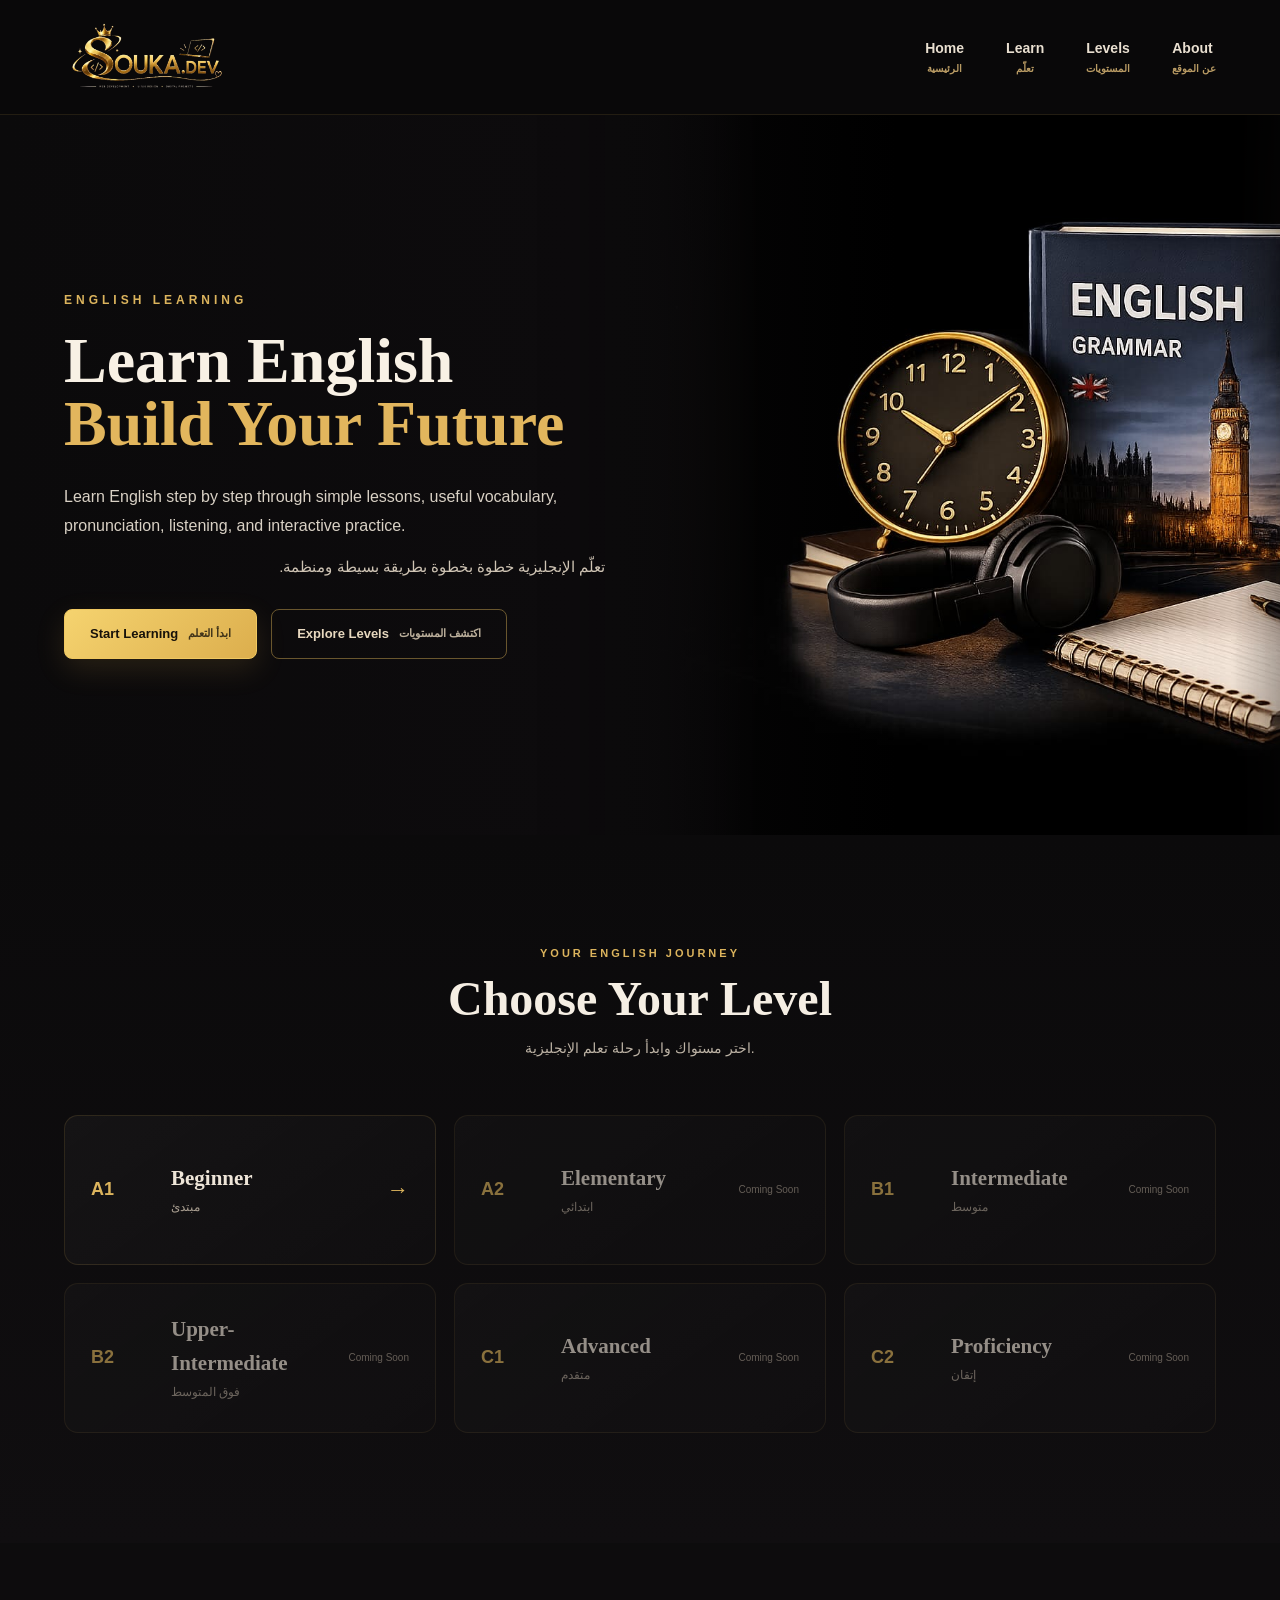
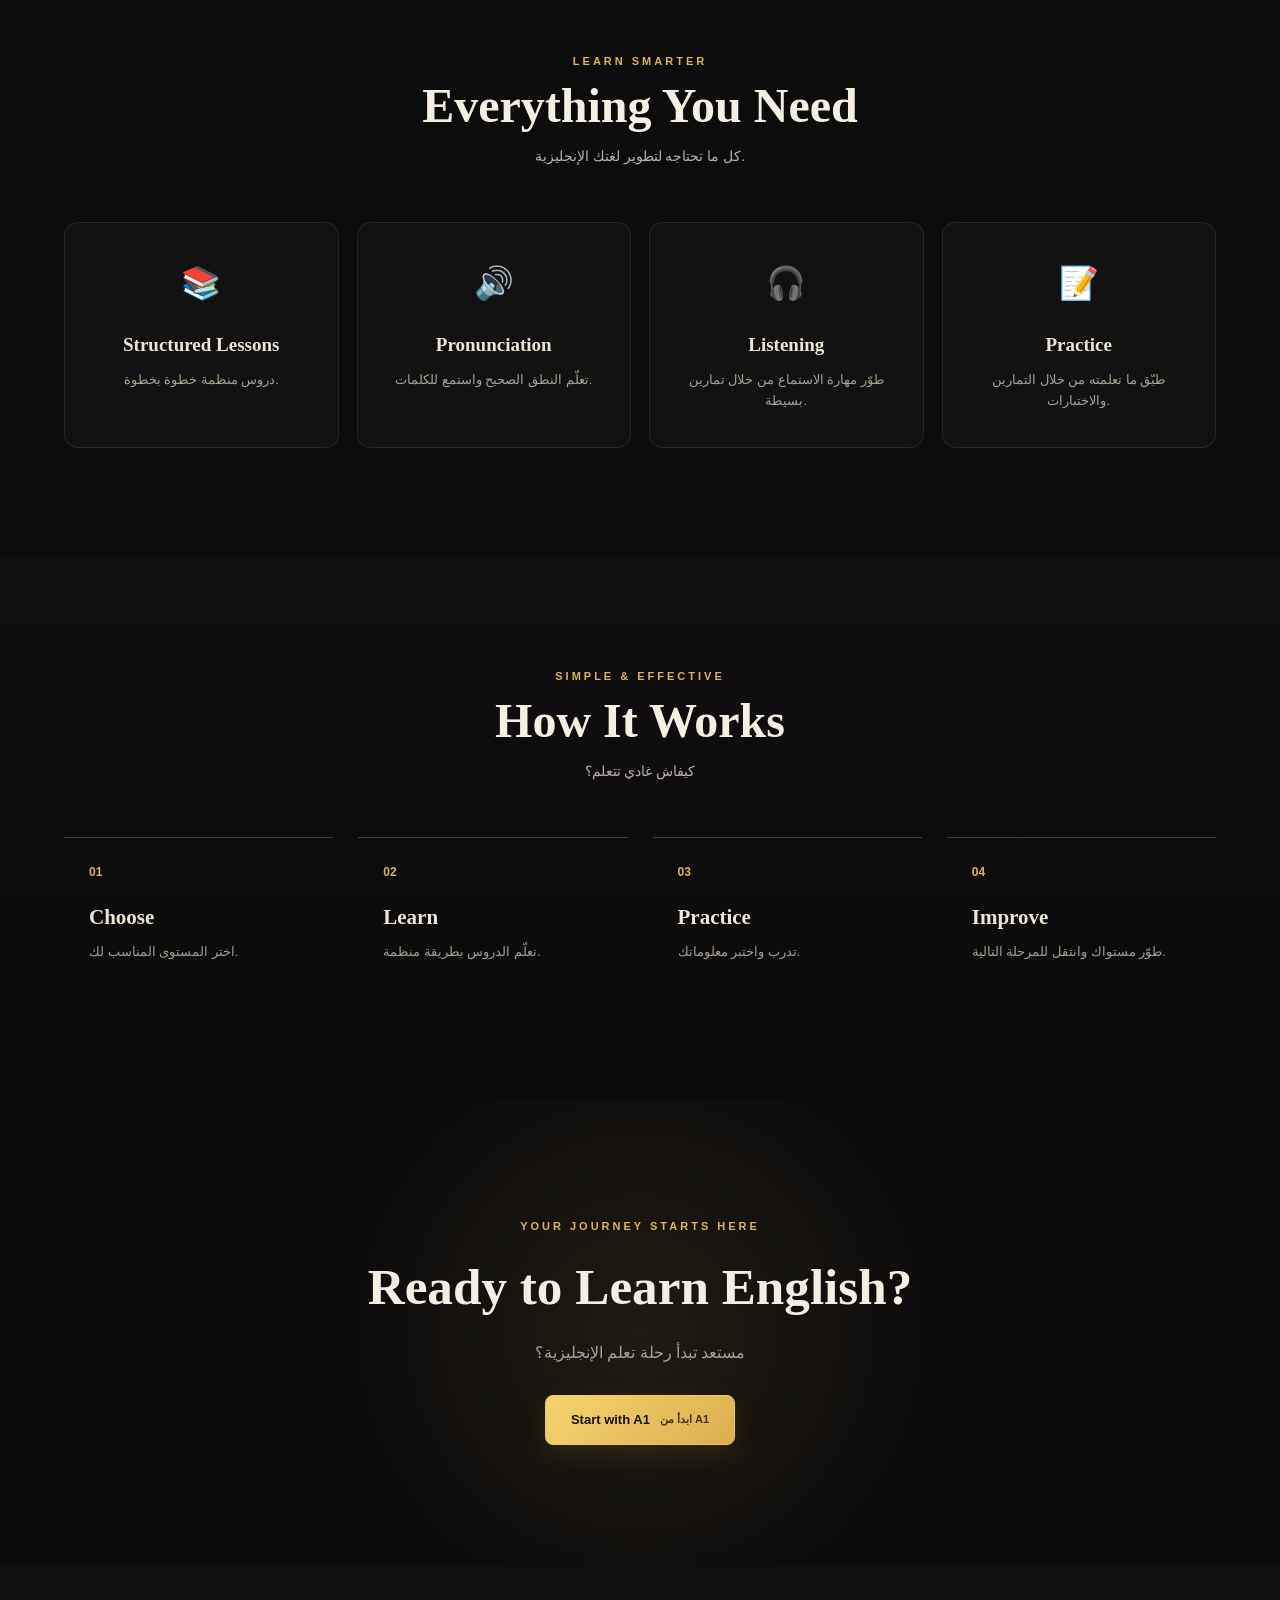
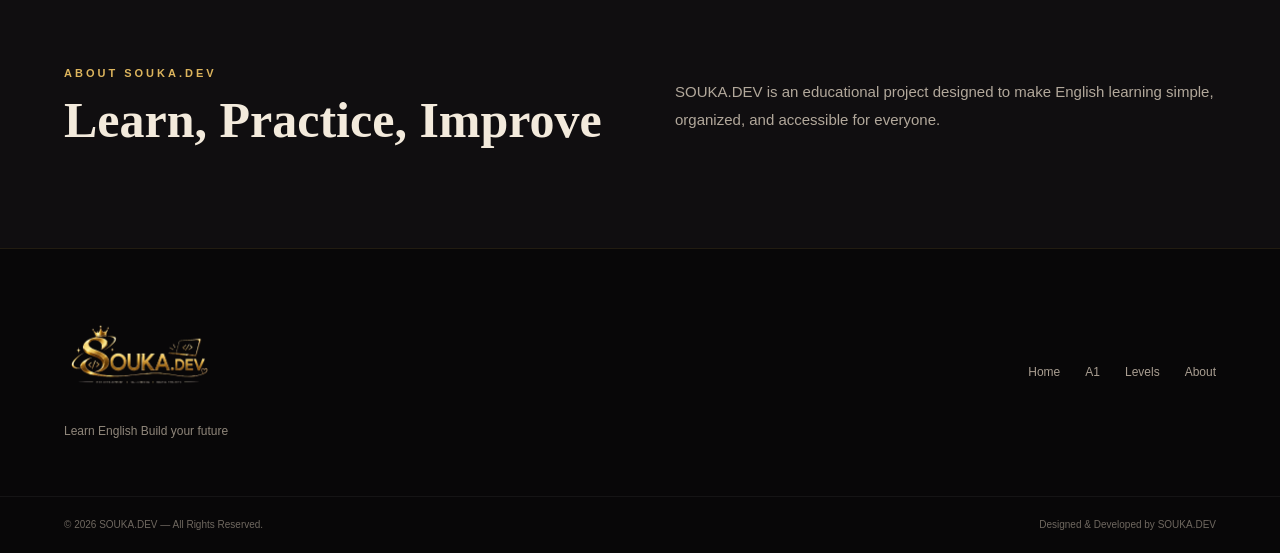
<file: index.html>
<!DOCTYPE html>
<html lang="en">

<head>

    <meta charset="UTF-8">

   
    <meta
        name="viewport"
        content="width=device-width, initial-scale=1.0"
    >

    <title>SOUKA.DEV | Learn English</title>

    <meta
        name="description"
        content="Learn English step by step with SOUKA.DEV."
    >

    <link rel="stylesheet" href="style.css">

</head>


<body>


    <!-- ================================
         HEADER
    ================================= -->

    <header class="site-header">

        <div class="container header-content">


            <!-- LOGO -->

            <a href="index.html" class="logo">

                <img
                    src="logo.png"
                    alt="SOUKA.DEV"
                >

            </a>


            <!-- NAVIGATION -->

            <nav class="main-nav">

                <a href="index.html">
                    Home
                    <span>الرئيسية</span>
                </a>


                <a href="a1.html">
                    Learn
                    <span>تعلّم</span>
                </a>


                <a href="#levels">
                    Levels
                    <span>المستويات</span>
                </a>


                <a href="#about">
                    About
                    <span>عن الموقع</span>
                </a>

            </nav>


            <!-- MOBILE MENU -->

            <button
                class="menu-button"
                type="button"
                aria-label="Open menu"
                aria-expanded="false"
            >
                ☰
            </button>


        </div>

    </header>



    <!-- ================================
         MAIN
    ================================= -->

    <main>


        <!-- ================================
             HERO
        ================================= -->

        <section class="hero">

            <div class="container hero-content">


                <!-- HERO TEXT -->

                <div class="hero-text">

                    <p class="hero-label">
                        ENGLISH LEARNING
                    </p>


                    <h1>

                        Learn English

                        <br>

                        <span>
                            Build Your Future
                        </span>

                    </h1>


                    <p class="hero-description">

                        Learn English step by step through
                        simple lessons, useful vocabulary,
                        pronunciation, listening,
                        and interactive practice.

                    </p>


                    <p class="hero-arabic">

                        تعلّم الإنجليزية خطوة بخطوة
                        بطريقة بسيطة ومنظمة.

                    </p>


                    <div class="hero-buttons">


                        <a
                            href="a1.html"
                            class="btn btn-primary"
                        >

                            Start Learning

                            <span>
                                ابدأ التعلم
                            </span>

                        </a>


                        <a
                            href="#levels"
                            class="btn btn-secondary"
                        >

                            Explore Levels

                            <span>
                                اكتشف المستويات
                            </span>

                        </a>


                    </div>

                </div>



                <!-- HERO IMAGE -->

                <div class="hero-image">

                    <img
                        src="hero.jpeg"
                        alt="English learning illustration"
                    >

                </div>


            </div>

        </section>



        <!-- ================================
             LEVELS
        ================================= -->

        <section
            class="levels-section"
            id="levels"
        >

            <div class="container">


                <div class="section-heading">

                    <p class="section-label">
                        YOUR ENGLISH JOURNEY
                    </p>


                    <h2>
                        Choose Your Level
                    </h2>


                    <p>
                        اختر مستواك وابدأ رحلة تعلم الإنجليزية.
                    </p>

                </div>



                <div class="levels-grid">


                    <!-- A1 -->

                    <a
                        href="a1.html"
                        class="level-card level-a1"
                    >

                        <div class="level-number">
                            A1
                        </div>


                        <div class="level-info">

                            <h3>
                                Beginner
                            </h3>

                            <p>
                                مبتدئ
                            </p>

                        </div>


                        <span class="card-arrow">
                            →
                        </span>

                    </a>



                    <!-- A2 -->

                    <div
                        class="level-card level-a2 coming-soon"
                    >

                        <div class="level-number">
                            A2
                        </div>


                        <div class="level-info">

                            <h3>
                                Elementary
                            </h3>

                            <p>
                                ابتدائي
                            </p>

                        </div>


                        <span class="coming">
                            Coming Soon
                        </span>

                    </div>



                    <!-- B1 -->

                    <div
                        class="level-card level-b1 coming-soon"
                    >

                        <div class="level-number">
                            B1
                        </div>


                        <div class="level-info">

                            <h3>
                                Intermediate
                            </h3>

                            <p>
                                متوسط
                            </p>

                        </div>


                        <span class="coming">
                            Coming Soon
                        </span>

                    </div>



                    <!-- B2 -->

                    <div
                        class="level-card level-b2 coming-soon"
                    >

                        <div class="level-number">
                            B2
                        </div>


                        <div class="level-info">

                            <h3>
                                Upper-Intermediate
                            </h3>

                            <p>
                                فوق المتوسط
                            </p>

                        </div>


                        <span class="coming">
                            Coming Soon
                        </span>

                    </div>



                    <!-- C1 -->

                    <div
                        class="level-card level-c1 coming-soon"
                    >

                        <div class="level-number">
                            C1
                        </div>


                        <div class="level-info">

                            <h3>
                                Advanced
                            </h3>

                            <p>
                                متقدم
                            </p>

                        </div>


                        <span class="coming">
                            Coming Soon
                        </span>

                    </div>



                    <!-- C2 -->

                    <div
                        class="level-card level-c2 coming-soon"
                    >

                        <div class="level-number">
                            C2
                        </div>


                        <div class="level-info">

                            <h3>
                                Proficiency
                            </h3>

                            <p>
                                إتقان
                            </p>

                        </div>


                        <span class="coming">
                            Coming Soon
                        </span>

                    </div>


                </div>

            </div>

        </section>



        <!-- ================================
             FEATURES
        ================================= -->

        <section class="features-section">

            <div class="container">


                <div class="section-heading">

                    <p class="section-label">
                        LEARN SMARTER
                    </p>


                    <h2>
                        Everything You Need
                    </h2>


                    <p>
                        كل ما تحتاجه لتطوير لغتك الإنجليزية.
                    </p>

                </div>



                <div class="features-grid">


                    <article class="feature-card">

                        <div class="feature-icon">
                            📚
                        </div>

                        <h3>
                            Structured Lessons
                        </h3>

                        <p>
                            دروس منظمة خطوة بخطوة.
                        </p>

                    </article>



                    <article class="feature-card">

                        <div class="feature-icon">
                            🔊
                        </div>

                        <h3>
                            Pronunciation
                        </h3>

                        <p>
                            تعلّم النطق الصحيح واستمع للكلمات.
                        </p>

                    </article>



                    <article class="feature-card">

                        <div class="feature-icon">
                            🎧
                        </div>

                        <h3>
                            Listening
                        </h3>

                        <p>
                            طوّر مهارة الاستماع من خلال تمارين بسيطة.
                        </p>

                    </article>



                    <article class="feature-card">

                        <div class="feature-icon">
                            📝
                        </div>

                        <h3>
                            Practice
                        </h3>

                        <p>
                            طبّق ما تعلمته من خلال التمارين والاختبارات.
                        </p>

                    </article>


                </div>

            </div>

        </section>



        <!-- ================================
             HOW IT WORKS
        ================================= -->

        <section class="how-section">

            <div class="container">


                <div class="section-heading">

                    <p class="section-label">
                        SIMPLE & EFFECTIVE
                    </p>


                    <h2>
                        How It Works
                    </h2>


                    <p>
                        كيفاش غادي تتعلم؟
                    </p>

                </div>



                <div class="steps">


                    <div class="step">

                        <span class="step-number">
                            01
                        </span>

                        <h3>
                            Choose
                        </h3>

                        <p>
                            اختر المستوى المناسب لك.
                        </p>

                    </div>



                    <div class="step">

                        <span class="step-number">
                            02
                        </span>

                        <h3>
                            Learn
                        </h3>

                        <p>
                            تعلّم الدروس بطريقة منظمة.
                        </p>

                    </div>



                    <div class="step">

                        <span class="step-number">
                            03
                        </span>

                        <h3>
                            Practice
                        </h3>

                        <p>
                            تدرب واختبر معلوماتك.
                        </p>

                    </div>



                    <div class="step">

                        <span class="step-number">
                            04
                        </span>

                        <h3>
                            Improve
                        </h3>

                        <p>
                            طوّر مستواك وانتقل للمرحلة التالية.
                        </p>

                    </div>


                </div>

            </div>

        </section>



        <!-- ================================
             CTA
        ================================= -->

        <section class="cta-section">

            <div class="container cta-content">

                <p class="section-label">
                    YOUR JOURNEY STARTS HERE
                </p>


                <h2>
                    Ready to Learn English?
                </h2>


                <p>
                    مستعد تبدأ رحلة تعلم الإنجليزية؟
                </p>


                <a
                    href="a1.html"
                    class="btn btn-primary"
                >

                    Start with A1

                    <span>
                        ابدأ من A1
                    </span>

                </a>

            </div>

        </section>



        <!-- ================================
             ABOUT
        ================================= -->

        <section
            class="about-section"
            id="about"
        >

            <div class="container about-content">


                <div>

                    <p class="section-label">
                        ABOUT SOUKA.DEV
                    </p>


                    <h2>
                        Learn, Practice, Improve
                    </h2>

                </div>


                <p>

                    SOUKA.DEV is an educational project
                    designed to make English learning
                    simple, organized, and accessible
                    for everyone.

                </p>


            </div>

        </section>


    </main>



    <!-- ================================
         FOOTER
    ================================= -->

    <footer class="site-footer">

        <div class="container footer-content">


            <div class="footer-brand">

                <img
                    src="logo.png"
                    alt="SOUKA.DEV"
                >

                <p>
                    Learn English Build your future
                </p>

            </div>



            <div class="footer-links">

                <a href="index.html">
                    Home
                </a>

                <a href="a1.html">
                    A1
                </a>

                <a href="#levels">
                    Levels
                </a>

                <a href="#about">
                    About
                </a>

            </div>


        </div>



        <div class="footer-bottom">

            <p>
                © 2026 SOUKA.DEV — All Rights Reserved
            </p>


            <p>
                Designed & Developed by SOUKA.DEV
            </p>

        </div>

    </footer>



    <!-- JAVASCRIPT -->

    <script src="script.js"></script>


</body>

</html>
</file>
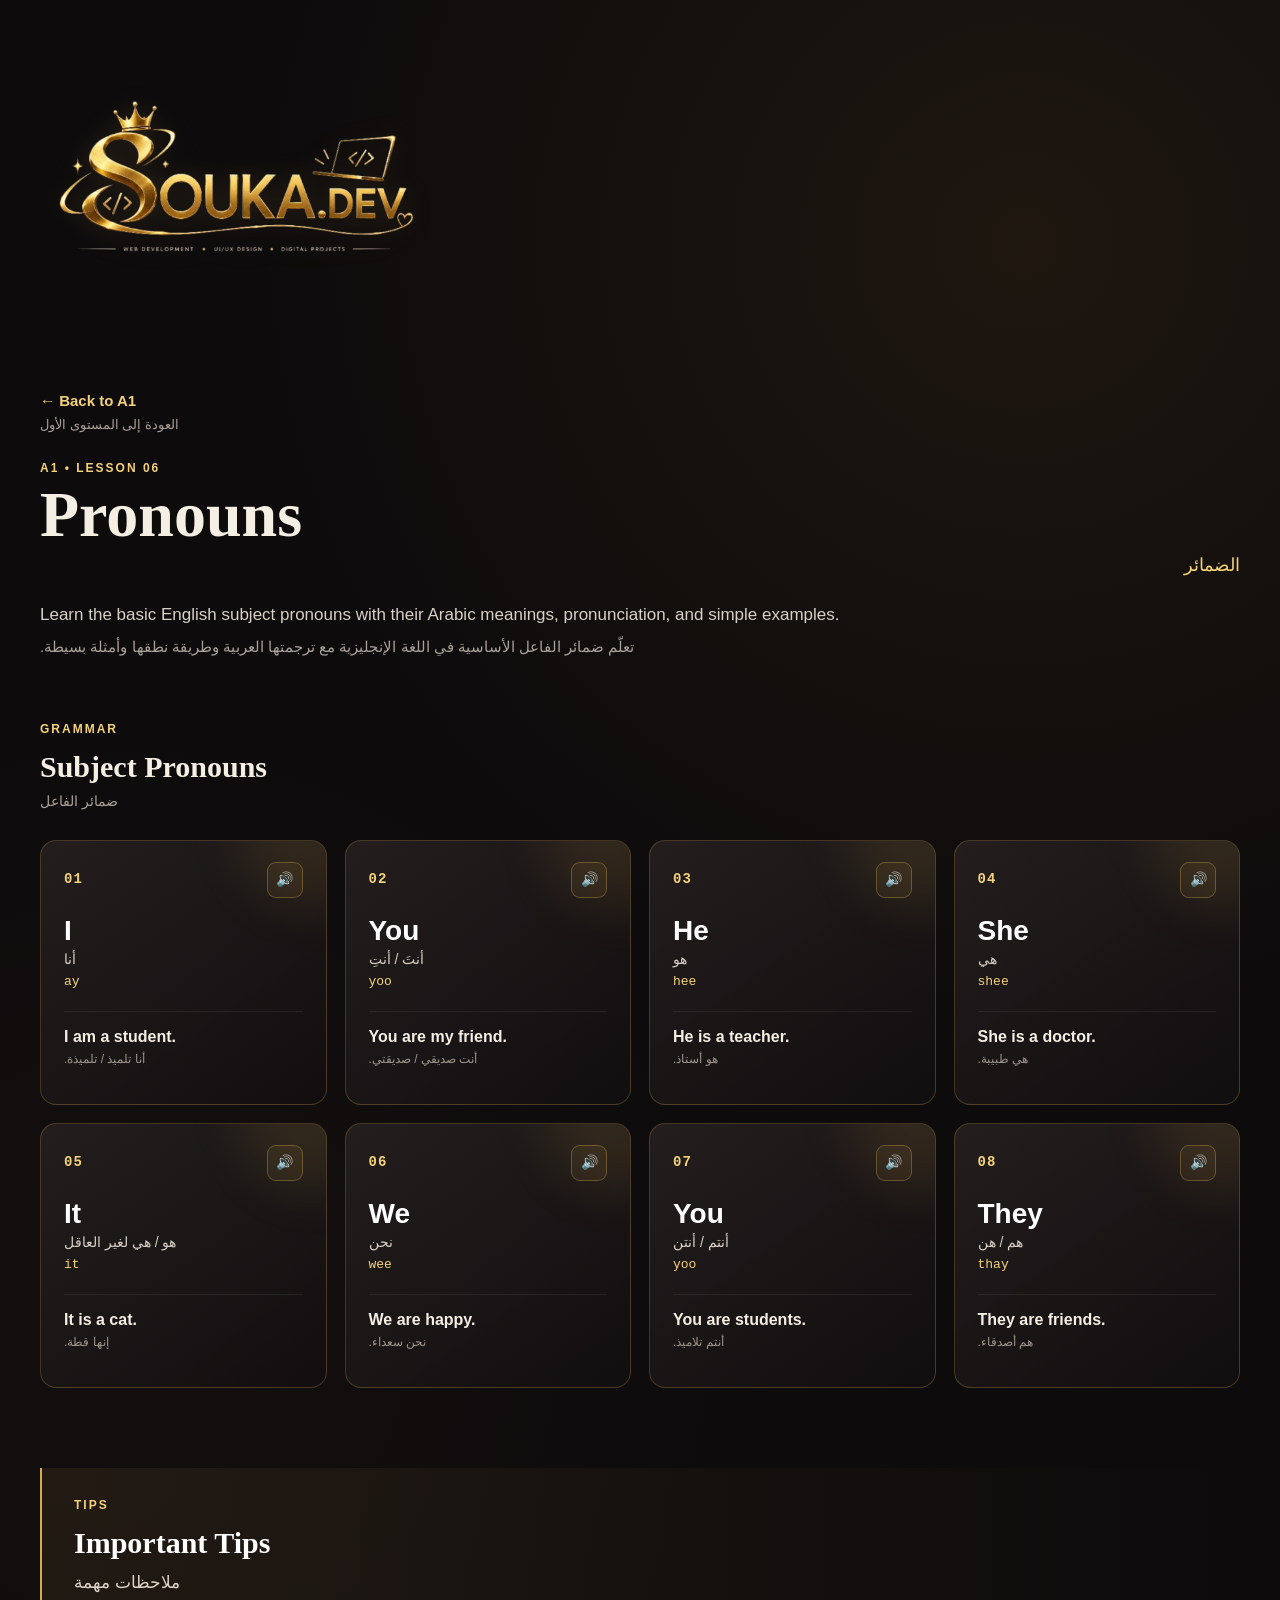
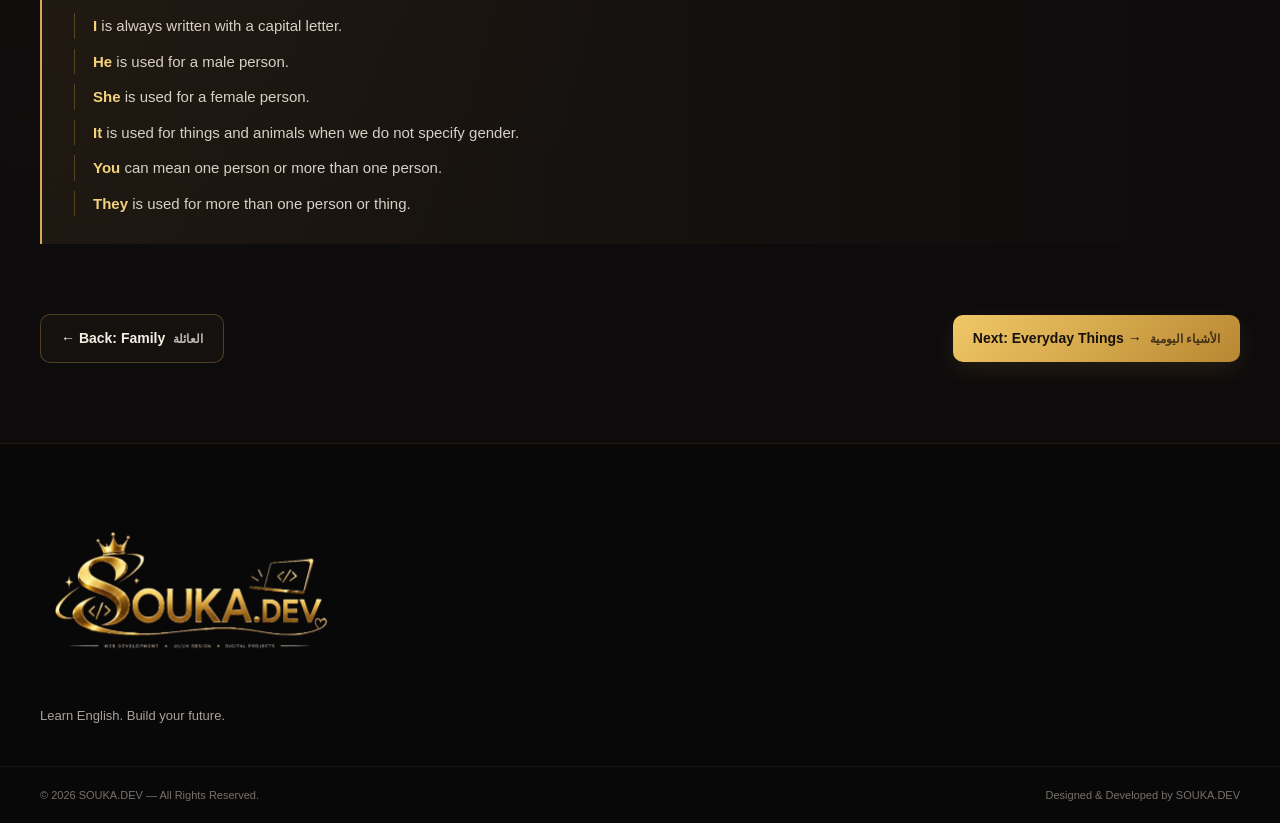
<file: 1a.pronouns.html>
<!DOCTYPE html>
<html lang="en">

<head>

    <meta charset="UTF-8">

    <meta
        name="viewport"
        content="width=device-width, initial-scale=1.0"
    >

    <title>Pronouns | A1 | SOUKA.DEV</title>

    <meta
        name="description"
        content="Learn English subject pronouns with Arabic meanings, pronunciation, and simple examples."
    >

    <link rel="stylesheet" href="pronouns.css">

</head>


<body>


    <!-- =================================
         HEADER
    ================================= -->

    <header class="site-header">

        <div class="container header-content">

            <a
                href="index.html"
                class="logo"
            >

                <img
                    src="logo.png"
                    alt="SOUKA.DEV"
                >

            </a>

        </div>

    </header>



    <!-- =================================
         MAIN
    ================================= -->

    <main>


        <!-- =================================
             LESSON HEADER
        ================================= -->

        <section class="lesson-header">

            <div class="container">


                <a
                    href="a1.html"
                    class="lesson-back"
                >
                    ← Back to A1
                    <span>العودة إلى المستوى الأول</span>
                </a>


                <p class="section-label">
                    A1 • LESSON 06
                </p>


                <h1>
                    Pronouns
                </h1>


                <p class="lesson-arabic-title">
                    الضمائر
                </p>


                <p class="lesson-intro">
                    Learn the basic English subject pronouns
                    with their Arabic meanings, pronunciation,
                    and simple examples.
                </p>


                <p class="lesson-intro-ar">
                    تعلّم ضمائر الفاعل الأساسية في اللغة الإنجليزية
                    مع ترجمتها العربية وطريقة نطقها وأمثلة بسيطة.
                </p>

            </div>

        </section>



        <!-- =================================
             SUBJECT PRONOUNS
        ================================= -->

        <section class="lesson-section">

            <div class="container">


                <div class="lesson-section-title">

                    <p class="section-label">
                        GRAMMAR
                    </p>

                    <h2>
                        Subject Pronouns
                    </h2>

                    <p>
                        ضمائر الفاعل
                    </p>

                </div>



                <div class="pronouns-grid">


                    <!-- I -->

                    <article class="pronoun-card">

                        <div class="pronoun-top">

                            <span class="pronoun-number">
                                01
                            </span>

                            <button
                                class="audio-button"
                                type="button"
                                data-word="I"
                                aria-label="Listen to I"
                            >
                                🔊
                            </button>

                        </div>

                        <h3>
                            I
                        </h3>

                        <p class="arabic-word">
                            أنا
                        </p>

                        <p class="pronunciation">
                            ay
                        </p>

                        <div class="pronoun-example">

                            <strong>
                                I am a student.
                            </strong>

                            <span>
                                أنا تلميذ / تلميذة.
                            </span>

                        </div>

                    </article>



                    <!-- YOU -->

                    <article class="pronoun-card">

                        <div class="pronoun-top">

                            <span class="pronoun-number">
                                02
                            </span>

                            <button
                                class="audio-button"
                                type="button"
                                data-word="you"
                                aria-label="Listen to you"
                            >
                                🔊
                            </button>

                        </div>

                        <h3>
                            You
                        </h3>

                        <p class="arabic-word">
                            أنتَ / أنتِ
                        </p>

                        <p class="pronunciation">
                            yoo
                        </p>

                        <div class="pronoun-example">

                            <strong>
                                You are my friend.
                            </strong>

                            <span>
                                أنت صديقي / صديقتي.
                            </span>

                        </div>

                    </article>



                    <!-- HE -->

                    <article class="pronoun-card">

                        <div class="pronoun-top">

                            <span class="pronoun-number">
                                03
                            </span>

                            <button
                                class="audio-button"
                                type="button"
                                data-word="he"
                                aria-label="Listen to he"
                            >
                                🔊
                            </button>

                        </div>

                        <h3>
                            He
                        </h3>

                        <p class="arabic-word">
                            هو
                        </p>

                        <p class="pronunciation">
                            hee
                        </p>

                        <div class="pronoun-example">

                            <strong>
                                He is a teacher.
                            </strong>

                            <span>
                                هو أستاذ.
                            </span>

                        </div>

                    </article>



                    <!-- SHE -->

                    <article class="pronoun-card">

                        <div class="pronoun-top">

                            <span class="pronoun-number">
                                04
                            </span>

                            <button
                                class="audio-button"
                                type="button"
                                data-word="she"
                                aria-label="Listen to she"
                            >
                                🔊
                            </button>

                        </div>

                        <h3>
                            She
                        </h3>

                        <p class="arabic-word">
                            هي
                        </p>

                        <p class="pronunciation">
                            shee
                        </p>

                        <div class="pronoun-example">

                            <strong>
                                She is a doctor.
                            </strong>

                            <span>
                                هي طبيبة.
                            </span>

                        </div>

                    </article>



                    <!-- IT -->

                    <article class="pronoun-card">

                        <div class="pronoun-top">

                            <span class="pronoun-number">
                                05
                            </span>

                            <button
                                class="audio-button"
                                type="button"
                                data-word="it"
                                aria-label="Listen to it"
                            >
                                🔊
                            </button>

                        </div>

                        <h3>
                            It
                        </h3>

                        <p class="arabic-word">
                            هو / هي لغير العاقل
                        </p>

                        <p class="pronunciation">
                            it
                        </p>

                        <div class="pronoun-example">

                            <strong>
                                It is a cat.
                            </strong>

                            <span>
                                إنها قطة.
                            </span>

                        </div>

                    </article>



                    <!-- WE -->

                    <article class="pronoun-card">

                        <div class="pronoun-top">

                            <span class="pronoun-number">
                                06
                            </span>

                            <button
                                class="audio-button"
                                type="button"
                                data-word="we"
                                aria-label="Listen to we"
                            >
                                🔊
                            </button>

                        </div>

                        <h3>
                            We
                        </h3>

                        <p class="arabic-word">
                            نحن
                        </p>

                        <p class="pronunciation">
                            wee
                        </p>

                        <div class="pronoun-example">

                            <strong>
                                We are happy.
                            </strong>

                            <span>
                                نحن سعداء.
                            </span>

                        </div>

                    </article>



                    <!-- YOU PLURAL -->

                    <article class="pronoun-card">

                        <div class="pronoun-top">

                            <span class="pronoun-number">
                                07
                            </span>

                            <button
                                class="audio-button"
                                type="button"
                                data-word="you"
                                aria-label="Listen to you"
                            >
                                🔊
                            </button>

                        </div>

                        <h3>
                            You
                        </h3>

                        <p class="arabic-word">
                            أنتم / أنتن
                        </p>

                        <p class="pronunciation">
                            yoo
                        </p>

                        <div class="pronoun-example">

                            <strong>
                                You are students.
                            </strong>

                            <span>
                                أنتم تلاميذ.
                            </span>

                        </div>

                    </article>



                    <!-- THEY -->

                    <article class="pronoun-card">

                        <div class="pronoun-top">

                            <span class="pronoun-number">
                                08
                            </span>

                            <button
                                class="audio-button"
                                type="button"
                                data-word="they"
                                aria-label="Listen to they"
                            >
                                🔊
                            </button>

                        </div>

                        <h3>
                            They
                        </h3>

                        <p class="arabic-word">
                            هم / هن
                        </p>

                        <p class="pronunciation">
                            thay
                        </p>

                        <div class="pronoun-example">

                            <strong>
                                They are friends.
                            </strong>

                            <span>
                                هم أصدقاء.
                            </span>

                        </div>

                    </article>


                </div>

            </div>

        </section>



        <!-- =================================
             TIPS
        ================================= -->

        <section class="lesson-example">

            <div class="container">

                <div class="example-box">

                    <p class="section-label">
                        TIPS
                    </p>


                    <h2>
                        Important Tips
                    </h2>


                    <p class="example-arabic">
                        ملاحظات مهمة
                    </p>


                    <div class="tips-list">

                        <p>
                            <strong>I</strong> is always written with a capital letter.
                        </p>

                        <p>
                            <strong>He</strong> is used for a male person.
                        </p>

                        <p>
                            <strong>She</strong> is used for a female person.
                        </p>

                        <p>
                            <strong>It</strong> is used for things and animals when we do not specify gender.
                        </p>

                        <p>
                            <strong>You</strong> can mean one person or more than one person.
                        </p>

                        <p>
                            <strong>They</strong> is used for more than one person or thing.
                        </p>

                    </div>

                </div>

            </div>

        </section>



        <!-- =================================
             LESSON NAVIGATION
        ================================= -->

        <section class="lesson-navigation">

            <div class="container">


                <a
                    href="a1-family.html"
                    class="btn btn-secondary"
                >
                    ← Back: Family
                    <span>  العائلة </span>
                </a>


                <a
                    href="a1-everyday-things.html"
                    class="btn btn-primary"
                >
                    Next: Everyday Things → 
                    <span>  الأشياء اليومية  </span>
                </a>

            </div>

        </section>


    </main>



    <!-- =================================
         FOOTER
    ================================= -->

    <footer class="site-footer">

        <div class="container footer-content">

            <div class="footer-brand">

                <img
                    src="logo.png"
                    alt="SOUKA.DEV"
                >

                <p>
                    Learn English. Build your future.
                </p>

            </div>

        </div>


        <div class="footer-bottom">

            <p>
                © 2026 SOUKA.DEV — All Rights Reserved.
            </p>

            <p>
                Designed &amp; Developed by SOUKA.DEV
            </p>

        </div>

    </footer>



    <script src="script.js"></script>

</body>

</html>
</file>
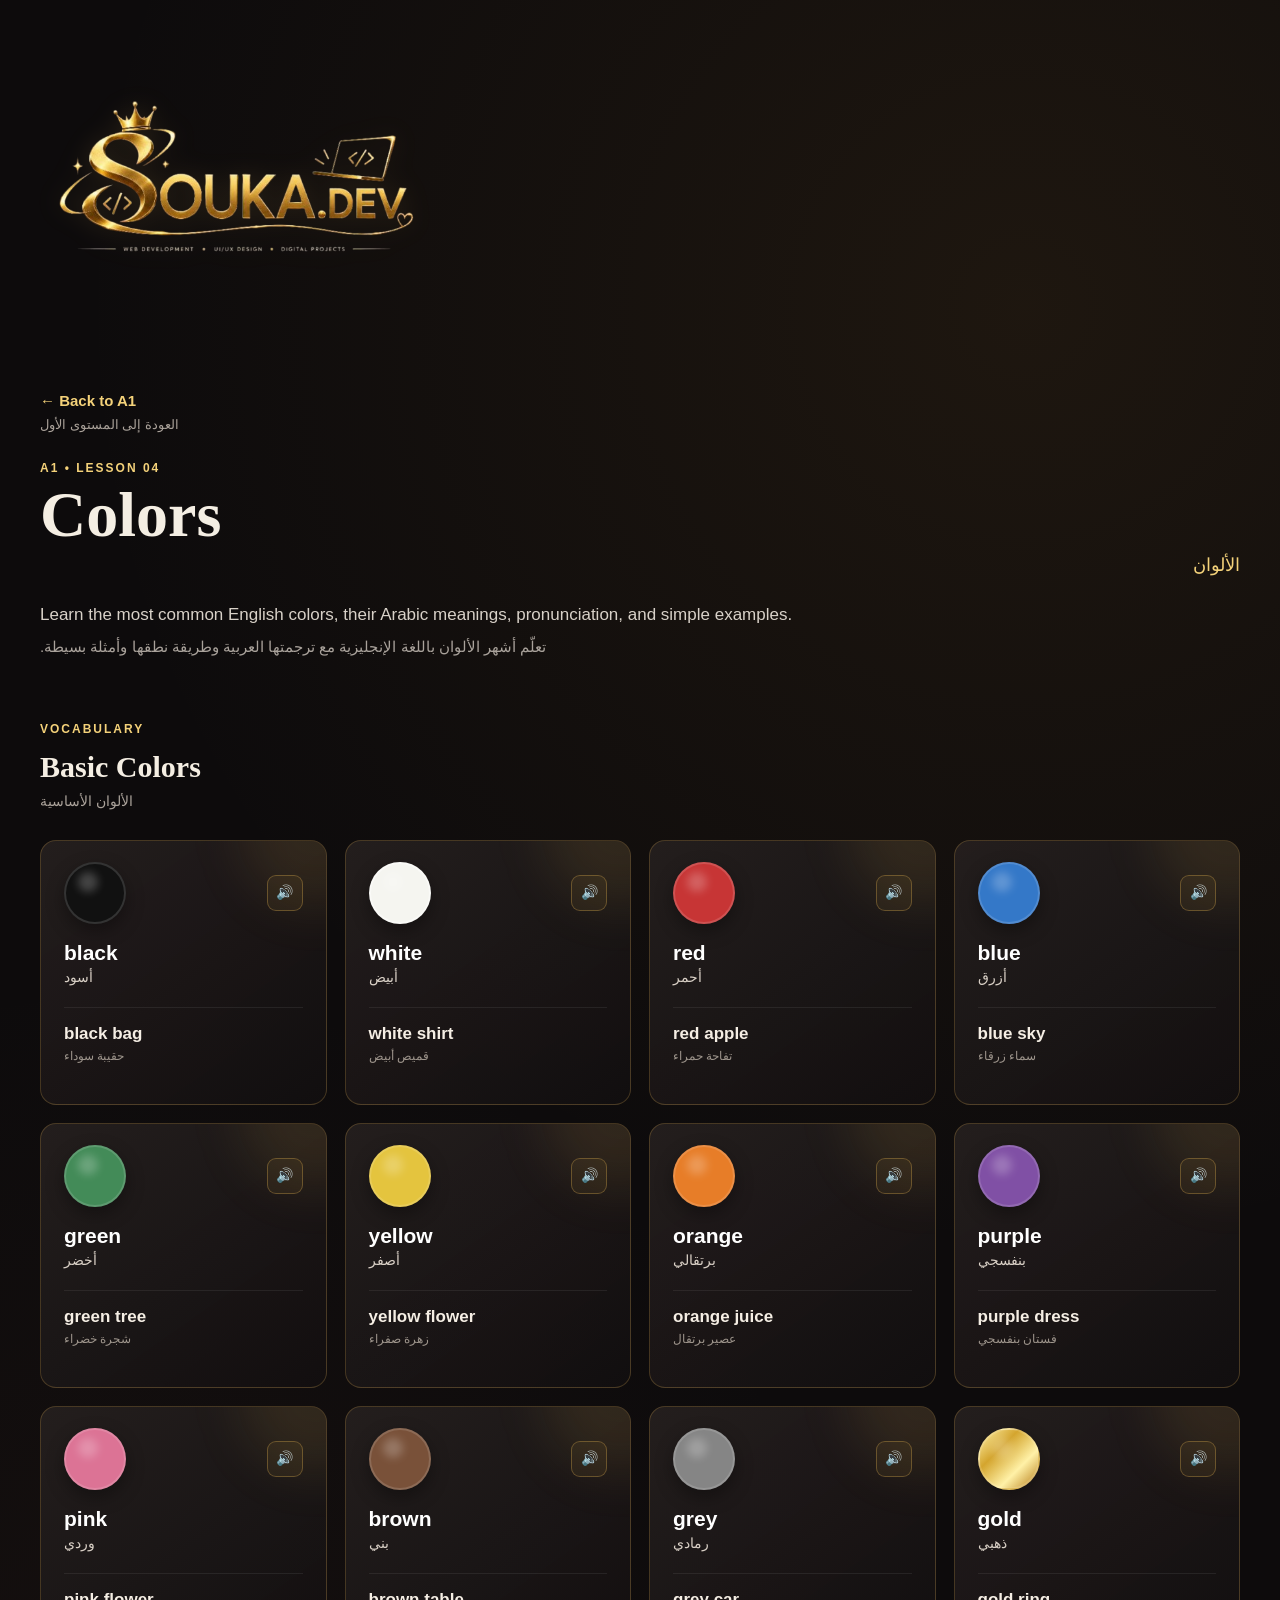
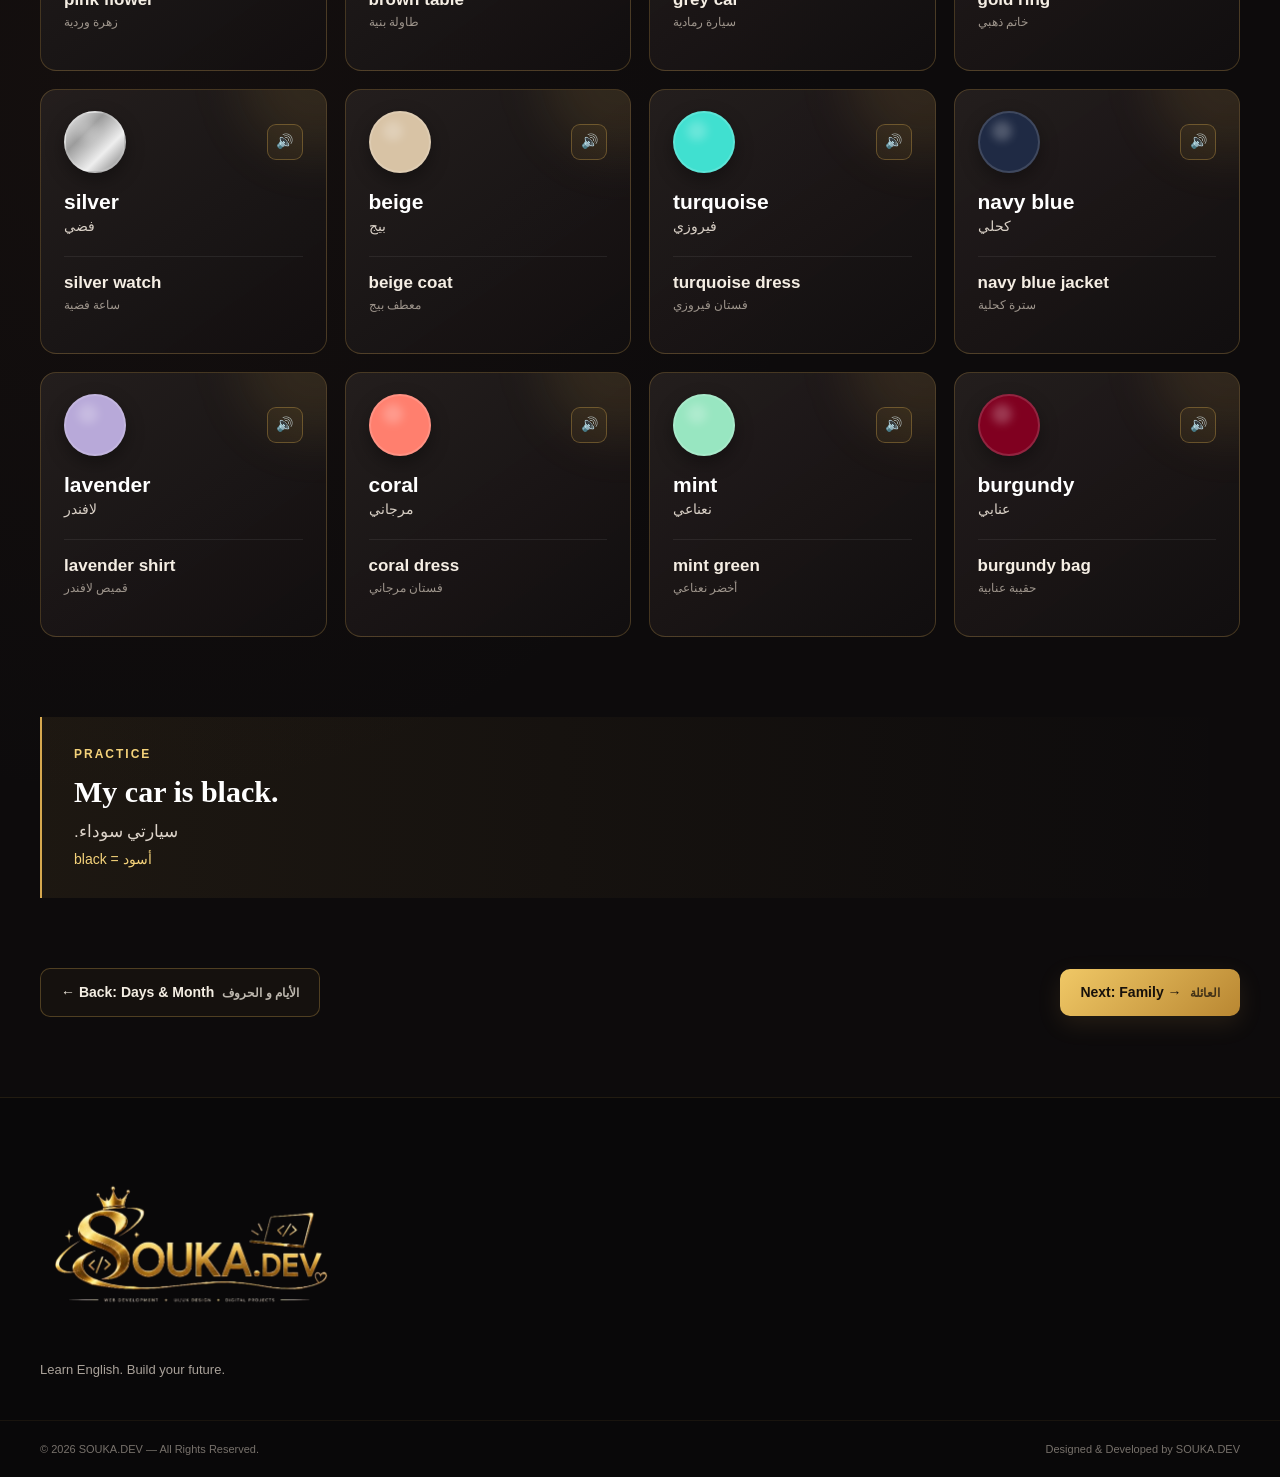
<file: a1-colors.html>
<!DOCTYPE html>
<html lang="en">

<head>

    <meta charset="UTF-8">

    <meta
        name="viewport"
        content="width=device-width, initial-scale=1.0"
    >

    <title>Colors | A1 | SOUKA.DEV</title>

    <meta
        name="description"
        content="Learn basic English colors with Arabic translation, pronunciation, and examples."
    >

    <link rel="stylesheet" href="colors.css">

</head>


<body>


    <!-- =================================
         HEADER
    ================================= -->

    <header class="site-header">

        <div class="container header-content">

            <a
                href="index.html"
                class="logo"
            >

                <img
                    src="logo.png"
                    alt="SOUKA.DEV"
                >

            </a>


            

        </div>

    </header>



    <!-- =================================
         MAIN
    ================================= -->

    <main>


        <!-- =================================
             LESSON HEADER
        ================================= -->

        <section class="lesson-header">

            <div class="container">


                
                <a
                href="a1.html"
                class="lesson-back"
            >
                ← Back to A1
                <span>العودة إلى المستوى الأول</span>
            </a>

            

                <p class="section-label">
                    A1 • LESSON 04
                </p>


                <h1>
                    Colors
                </h1>


                <p class="lesson-arabic-title">
                    الألوان
                </p>


                <p class="lesson-intro">
                    Learn the most common English colors,
                    their Arabic meanings, pronunciation,
                    and simple examples.
                </p>


                <p class="lesson-intro-ar">
                    تعلّم أشهر الألوان باللغة الإنجليزية
                    مع ترجمتها العربية وطريقة نطقها
                    وأمثلة بسيطة.
                </p>

            </div>

        </section>



        <!-- =================================
             COLORS
        ================================= -->

        <section class="lesson-section">

            <div class="container">


                <div class="lesson-section-title">

                    <p class="section-label">
                        VOCABULARY
                    </p>

                    <h2>
                        Basic Colors
                    </h2>

                    <p>
                        الألوان الأساسية
                    </p>

                </div>



                <div class="colors-grid">


                    <!-- BLACK -->

                    <article class="color-card">

                        <div class="color-top">

                            <div class="color-preview black"></div>

                            <button
                                class="audio-button"
                                type="button"
                                data-word="black"
                                aria-label="Listen to black"
                            >
                                🔊
                            </button>

                        </div>

                        <h3>
                            black
                        </h3>

                        <p class="arabic-word">
                            أسود
                        </p>

                       

                        <div class="color-example">

                            <strong>
                                black bag
                            </strong>

                            <span>
                                حقيبة سوداء
                            </span>

                        </div>

                    </article>
 

                

                    <!-- WHITE -->

                    <article class="color-card">

                        <div class="color-top">

                            <div class="color-preview white"></div>

                            <button
                                class="audio-button"
                                type="button"
                                data-word="white"
                                aria-label="Listen to white"
                            >
                                🔊
                            </button>

                        </div>

                        <h3>
                            white
                        </h3>

                        <p class="arabic-word">
                            أبيض
                        </p>

                        
                        <div class="color-example">

                            <strong>
                                white shirt
                            </strong>

                            <span>
                                قميص أبيض
                            </span>

                        </div>

                    </article>



                    <!-- RED -->

                    <article class="color-card">

                        <div class="color-top">

                            <div class="color-preview red"></div>

                            <button
                                class="audio-button"
                                type="button"
                                data-word="red"
                                aria-label="Listen to red"
                            >
                                🔊
                            </button>

                        </div>

                        <h3>
                            red
                        </h3>

                        <p class="arabic-word">
                            أحمر
                        </p>

                       

                        <div class="color-example">

                            <strong>
                                red apple
                            </strong>

                            <span>
                                تفاحة حمراء
                            </span>

                        </div>

                    </article>



                    <!-- BLUE -->

                    <article class="color-card">

                        <div class="color-top">

                            <div class="color-preview blue"></div>

                            <button
                                class="audio-button"
                                type="button"
                                data-word="blue"
                                aria-label="Listen to blue"
                            >
                                🔊
                            </button>

                        </div>

                        <h3>
                            blue
                        </h3>

                        <p class="arabic-word">
                            أزرق
                        </p>

                        

                        <div class="color-example">

                            <strong>
                                blue sky
                            </strong>

                            <span>
                                سماء زرقاء
                            </span>

                        </div>

                    </article>



                    <!-- GREEN -->

                    <article class="color-card">

                        <div class="color-top">

                            <div class="color-preview green"></div>

                            <button
                                class="audio-button"
                                type="button"
                                data-word="green"
                                aria-label="Listen to green"
                            >
                                🔊
                            </button>

                        </div>

                        <h3>
                            green
                        </h3>

                        <p class="arabic-word">
                            أخضر
                        </p>

                        
                        <div class="color-example">

                            <strong>
                                green tree
                            </strong>

                            <span>
                                شجرة خضراء
                            </span>

                        </div>

                    </article>



                    <!-- YELLOW -->

                    <article class="color-card">

                        <div class="color-top">

                            <div class="color-preview yellow"></div>

                            <button
                                class="audio-button"
                                type="button"
                                data-word="yellow"
                                aria-label="Listen to yellow"
                            >
                                🔊
                            </button>

                        </div>

                        <h3>
                            yellow
                        </h3>

                        <p class="arabic-word">
                            أصفر
                        </p>

                        

                        <div class="color-example">

                            <strong>
                                yellow flower
                            </strong>

                            <span>
                                زهرة صفراء
                            </span>

                        </div>

                    </article>



                    <!-- ORANGE -->

                    <article class="color-card">

                        <div class="color-top">

                            <div class="color-preview orange"></div>

                            <button
                                class="audio-button"
                                type="button"
                                data-word="orange"
                                aria-label="Listen to orange"
                            >
                                🔊
                            </button>

                        </div>

                        <h3>
                            orange
                        </h3>

                        <p class="arabic-word">
                            برتقالي
                        </p>

                        

                        <div class="color-example">

                            <strong>
                                orange juice
                            </strong>

                            <span>
                                عصير برتقال
                            </span>

                        </div>

                    </article>



                    <!-- PURPLE -->

                    <article class="color-card">

                        <div class="color-top">

                            <div class="color-preview purple"></div>

                            <button
                                class="audio-button"
                                type="button"
                                data-word="purple"
                                aria-label="Listen to purple"
                            >
                                🔊
                            </button>

                        </div>

                        <h3>
                            purple
                        </h3>

                        <p class="arabic-word">
                            بنفسجي
                        </p>

                        

                        <div class="color-example">

                            <strong>
                                purple dress
                            </strong>

                            <span>
                                فستان بنفسجي
                            </span>

                        </div>

                    </article>



                    <!-- PINK -->

                    <article class="color-card">

                        <div class="color-top">

                            <div class="color-preview pink"></div>

                            <button
                                class="audio-button"
                                type="button"
                                data-word="pink"
                                aria-label="Listen to pink"
                            >
                                🔊
                            </button>

                        </div>

                        <h3>
                            pink
                        </h3>

                        <p class="arabic-word">
                            وردي
                        </p>

                       

                        <div class="color-example">

                            <strong>
                                pink flower
                            </strong>

                            <span>
                                زهرة وردية
                            </span>

                        </div>

                    </article>



                    <!-- BROWN -->

                    <article class="color-card">

                        <div class="color-top">

                            <div class="color-preview brown"></div>

                            <button
                                class="audio-button"
                                type="button"
                                data-word="brown"
                                aria-label="Listen to brown"
                            >
                                🔊
                            </button>

                        </div>

                        <h3>
                            brown
                        </h3>

                        <p class="arabic-word">
                            بني
                        </p>

                       
                        <div class="color-example">

                            <strong>
                                brown table
                            </strong>

                            <span>
                                طاولة بنية
                            </span>

                        </div>

                    </article>



                    <!-- GREY -->

                    <article class="color-card">

                        <div class="color-top">

                            <div class="color-preview grey"></div>

                            <button
                                class="audio-button"
                                type="button"
                                data-word="grey"
                                aria-label="Listen to grey"
                            >
                                🔊
                            </button>

                        </div>

                        <h3>
                            grey
                        </h3>

                        <p class="arabic-word">
                            رمادي
                        </p>

                       

                        <div class="color-example">

                            <strong>
                                grey car
                            </strong>

                            <span>
                                سيارة رمادية
                            </span>

                        </div>

                    </article>



                    <!-- GOLD -->

                    <article class="color-card">

                        <div class="color-top">

                            <div class="color-preview gold"></div>

                            <button
                                class="audio-button"
                                type="button"
                                data-word="gold"
                                aria-label="Listen to gold"
                            >
                                🔊
                            </button>

                        </div>

                        <h3>
                            gold
                        </h3>

                        <p class="arabic-word">
                            ذهبي
                        </p>

                        

                        <div class="color-example">

                            <strong>
                                gold ring
                            </strong>

                            <span>
                                خاتم ذهبي
                            </span>

                        </div>

                    </article>



                    <!-- SILVER -->

                    <article class="color-card">

                        <div class="color-top">

                            <div class="color-preview silver"></div>

                            <button
                                class="audio-button"
                                type="button"
                                data-word="silver"
                                aria-label="Listen to silver"
                            >
                                🔊
                            </button>

                        </div>

                        <h3>
                            silver
                        </h3>

                        <p class="arabic-word">
                            فضي
                        </p>

                       

                        <div class="color-example">

                            <strong>
                                silver watch
                            </strong>

                            <span>
                                ساعة فضية
                            </span>

                        </div>

                    </article>



                    <!-- BEIGE -->

                    <article class="color-card">

                        <div class="color-top">

                            <div class="color-preview beige"></div>

                            <button
                                class="audio-button"
                                type="button"
                                data-word="beige"
                                aria-label="Listen to beige"
                            >
                                🔊
                            </button>

                        </div>

                        <h3>
                            beige
                        </h3>

                        <p class="arabic-word">
                            بيج
                        </p>

                        

                        <div class="color-example">

                            <strong>
                                beige coat
                            </strong>

                            <span>
                                معطف بيج
                            </span>

                        </div>

                    </article>



                    <!-- TURQUOISE -->

                    <article class="color-card">

                        <div class="color-top">

                            <div class="color-preview turquoise"></div>

                            <button
                                class="audio-button"
                                type="button"
                                data-word="turquoise"
                                aria-label="Listen to turquoise"
                            >
                                🔊
                            </button>

                        </div>

                        <h3>
                            turquoise
                        </h3>

                        <p class="arabic-word">
                            فيروزي
                        </p>

                       

                        <div class="color-example">

                            <strong>
                                turquoise dress
                            </strong>

                            <span>
                                فستان فيروزي
                            </span>

                        </div>

                    </article>



                    <!-- NAVY BLUE -->

                    <article class="color-card">

                        <div class="color-top">

                            <div class="color-preview navy-blue"></div>

                            <button
                                class="audio-button"
                                type="button"
                                data-word="navy blue"
                                aria-label="Listen to navy blue"
                            >
                                🔊
                            </button>

                        </div>

                        <h3>
                            navy blue
                        </h3>

                        <p class="arabic-word">
                            كحلي
                        </p>

                        

                        <div class="color-example">

                            <strong>
                                navy blue jacket
                            </strong>

                            <span>
                                سترة كحلية
                            </span>

                        </div>

                    </article>



                    <!-- LAVENDER -->

                    <article class="color-card">

                        <div class="color-top">

                            <div class="color-preview lavender"></div>

                            <button
                                class="audio-button"
                                type="button"
                                data-word="lavender"
                                aria-label="Listen to lavender"
                            >
                                🔊
                            </button>

                        </div>

                        <h3>
                            lavender
                        </h3>

                        <p class="arabic-word">
                            لافندر
                        </p>

                       

                        <div class="color-example">

                            <strong>
                                lavender shirt
                            </strong>

                            <span>
                                قميص لافندر
                            </span>

                        </div>

                    </article>



                    <!-- CORAL -->

                    <article class="color-card">

                        <div class="color-top">

                            <div class="color-preview coral"></div>

                            <button
                                class="audio-button"
                                type="button"
                                data-word="coral"
                                aria-label="Listen to coral"
                            >
                                🔊
                            </button>

                        </div>

                        <h3>
                            coral
                        </h3>

                        <p class="arabic-word">
                            مرجاني
                        </p>

                       

                        <div class="color-example">

                            <strong>
                                coral dress
                            </strong>

                            <span>
                                فستان مرجاني
                            </span>

                        </div>

                    </article>



                    <!-- MINT -->

                    <article class="color-card">

                        <div class="color-top">

                            <div class="color-preview mint"></div>

                            <button
                                class="audio-button"
                                type="button"
                                data-word="mint"
                                aria-label="Listen to mint"
                            >
                                🔊
                            </button>

                        </div>

                        <h3>
                            mint
                        </h3>

                        <p class="arabic-word">
                            نعناعي
                        </p>

                      

                        <div class="color-example">

                            <strong>
                                mint green
                            </strong>

                            <span>
                                أخضر نعناعي
                            </span>

                        </div>

                    </article>



                    <!-- BURGUNDY -->

                    <article class="color-card">

                        <div class="color-top">

                            <div class="color-preview burgundy"></div>

                            <button
                                class="audio-button"
                                type="button"
                                data-word="burgundy"
                                aria-label="Listen to burgundy"
                            >
                                🔊
                            </button>

                        </div>

                        <h3>
                            burgundy
                        </h3>

                        <p class="arabic-word">
                            عنابي
                        </p>

                        

                        <div class="color-example">

                            <strong>
                                burgundy bag
                            </strong>

                            <span>
                                حقيبة عنابية
                            </span>

                        </div>

                    </article>


                </div>

            </div>

        </section>




        <!-- =================================
             EXAMPLE
        ================================== -->

        <section class="lesson-example">

            <div class="container">

                <div class="example-box">

                    <p class="section-label">
                        PRACTICE
                    </p>


                    <h2>
                        My car is black.
                    </h2>


                    <p class="example-arabic">
                        سيارتي سوداء.
                    </p>


                    <p class="example-note">
                        black = أسود
                    </p>

                </div>

            </div>

        </section>



        <!-- =================================
             LESSON NAVIGATION
        ================================= -->

        <section class="lesson-navigation">

            <div class="container">


                <a
                    href="a1-days.html"
                    class="btn btn-secondary"
                >
                   ← Back: Days & Month 
                    <span> الأيام و الحروف </span>
                </a>


                <a
                    href="a1-family.html"
                    class="btn btn-primary"
                >
                    Next: Family →
                    <span> العائلة </span>
                </a>

            </div>

        </section>


    </main>



    <!-- =================================
         FOOTER
    ================================= -->

    <footer class="site-footer">

        <div class="container footer-content">

            <div class="footer-brand">

                <img
                    src="logo.png"
                    alt="SOUKA.DEV"
                >

                <p>
                    Learn English. Build your future.
                </p>

            </div>

        </div>


        <div class="footer-bottom">

            <p>
                © 2026 SOUKA.DEV — All Rights Reserved.
            </p>

            <p>
                Designed &amp; Developed by SOUKA.DEV
            </p>

        </div>

    </footer>



    <script src="script.js"></script>

</body>

</html>
</file>
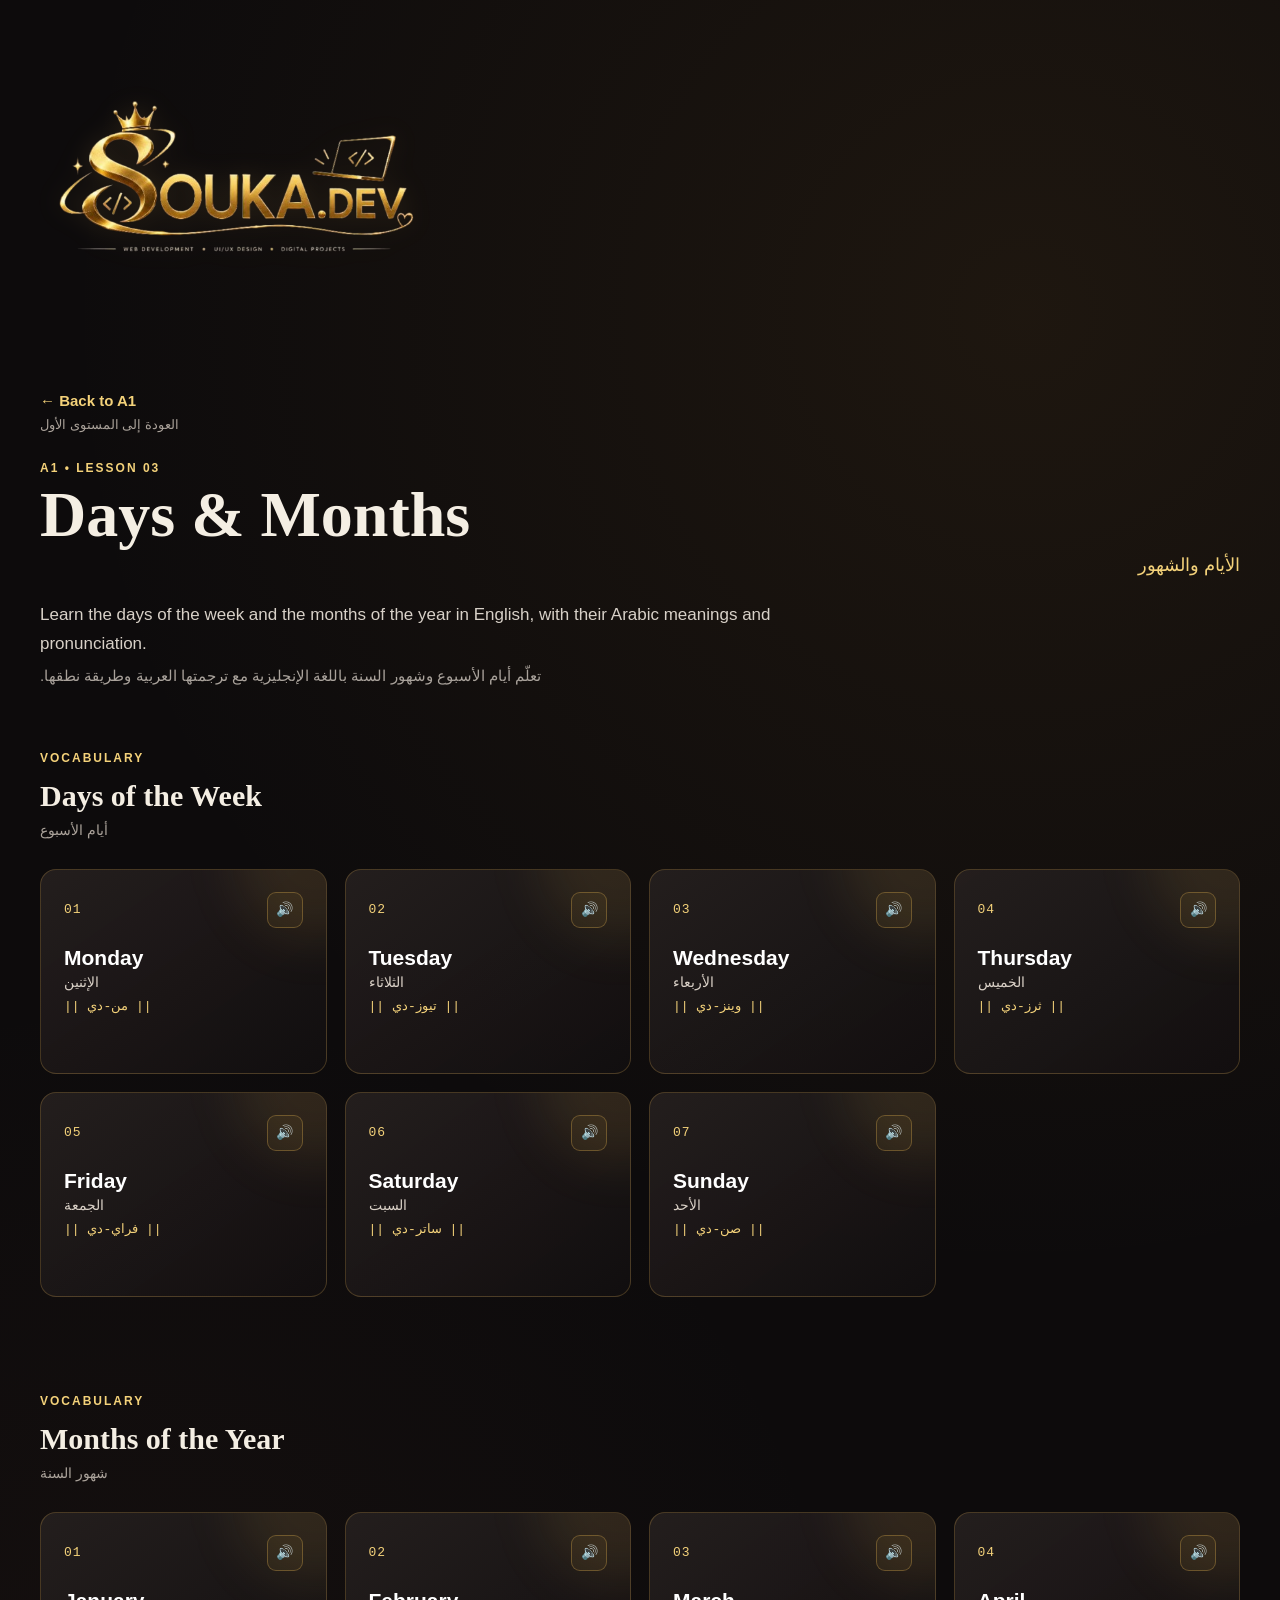
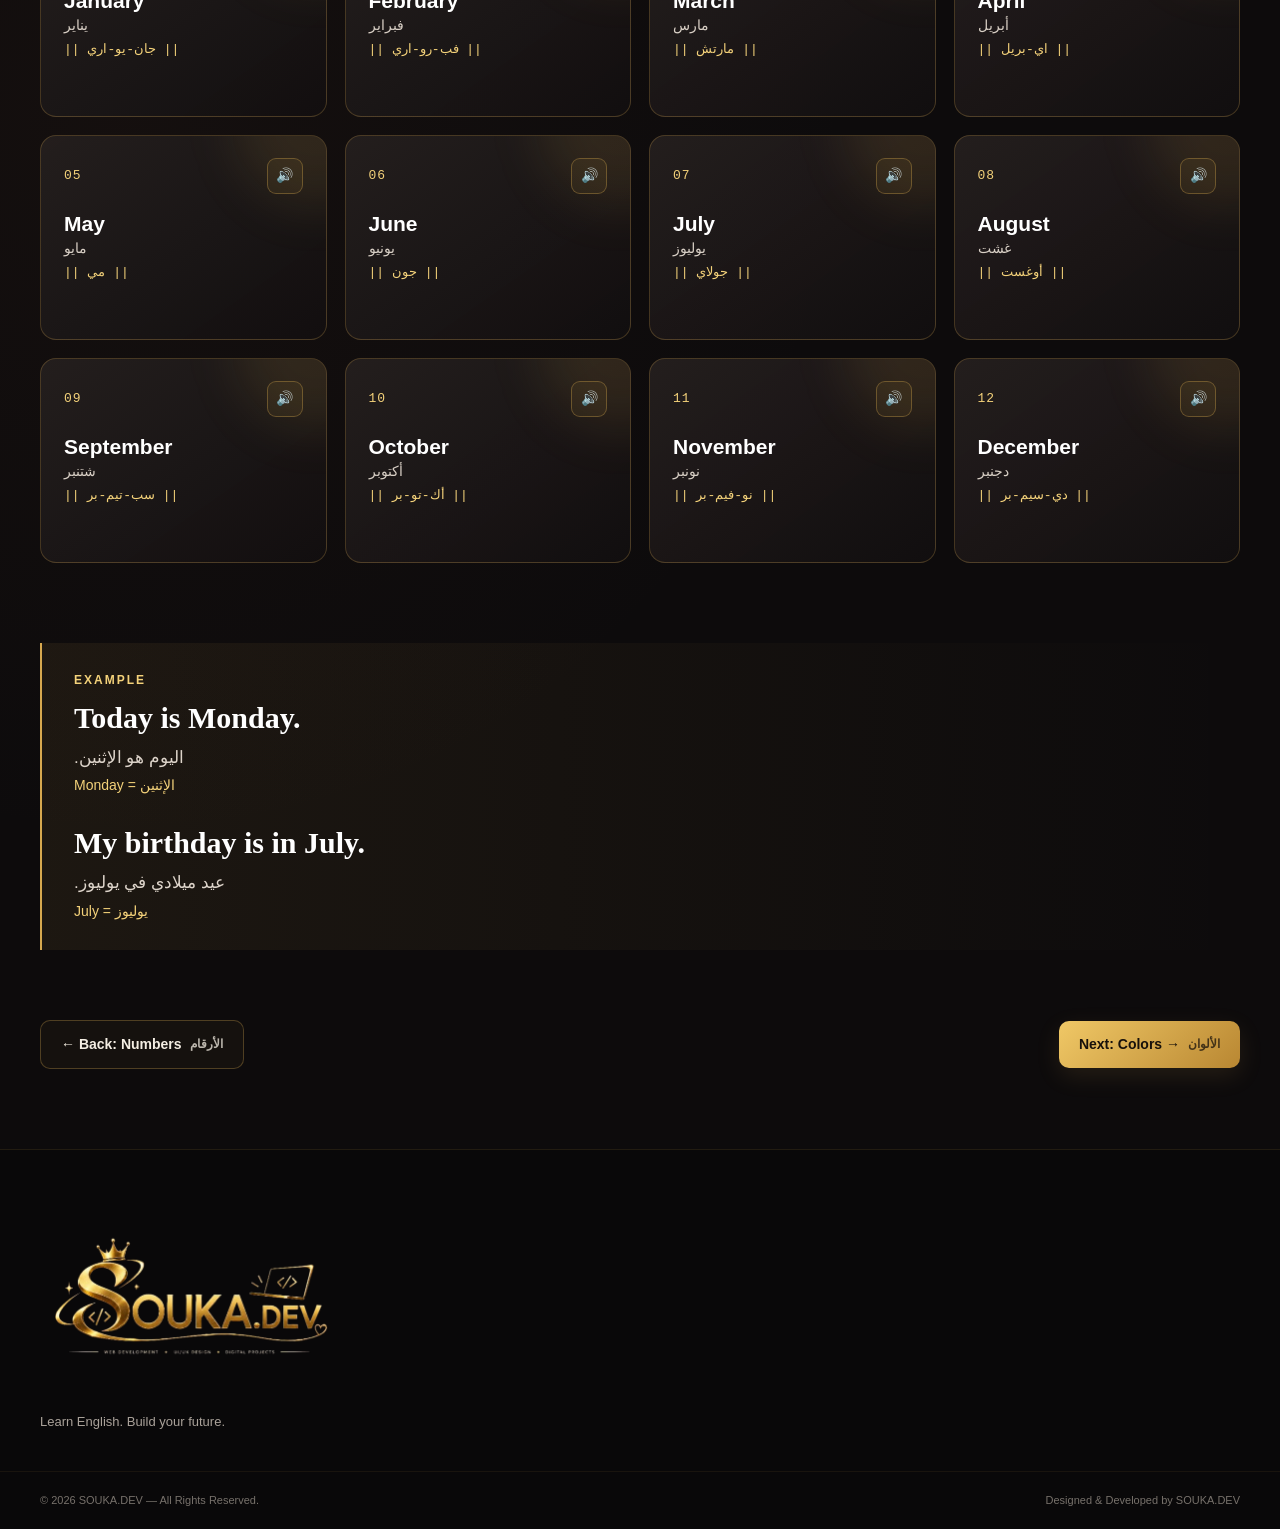
<file: a1-days.html>
<!DOCTYPE html>
<html lang="en">

<head>

    <meta charset="UTF-8">

    <meta
        name="viewport"
        content="width=device-width, initial-scale=1.0"
    >

    <title>Days & Months | A1 | SOUKA.DEV</title>

    <meta
        name="description"
        content="Learn English days of the week and months of the year with Arabic meanings and British pronunciation."
    >

    <link rel="stylesheet" href="days.css">

</head>


<body>


    <!-- =================================
         HEADER
    ================================= -->

    <header class="site-header">

        <div class="container header-content">

            <a href="index.html" class="logo">

                <img
                    src="logo.png"
                    alt="SOUKA.DEV"
                >

            </a>


            

        </div>

    </header>



    <!-- =================================
         MAIN
    ================================= -->

    <main>


        <!-- =================================
             LESSON HEADER
        ================================= -->

        <section class="lesson-header">

            <div class="container">

                <a
                    href="a1.html"
                    class="lesson-back"
                >
                    ← Back to A1
                    <span>العودة إلى المستوى الأول</span>
                </a>


                <p class="section-label">
                    A1 • LESSON 03
                </p>


                <h1>
                    Days & Months
                </h1>


                <p class="lesson-arabic-title">
                    الأيام والشهور
                </p>


                <p class="lesson-intro">
                    Learn the days of the week and
                    the months of the year in English,
                    with their Arabic meanings and pronunciation.
                </p>


                <p class="lesson-intro-ar">
                    تعلّم أيام الأسبوع وشهور السنة باللغة الإنجليزية
                    مع ترجمتها العربية وطريقة نطقها.
                </p>

            </div>

        </section>



        <!-- =================================
             DAYS OF THE WEEK
        ================================= -->

        <section class="lesson-section">

            <div class="container">

                <div class="lesson-section-title">

                    <p class="section-label">
                        VOCABULARY
                    </p>

                    <h2>
                        Days of the Week
                    </h2>

                    <p>
                        أيام الأسبوع
                    </p>

                </div>



                <div class="numbers-grid">


                    <!-- Monday -->

                    <article class="number-card">

                        <div class="number-top">

                            <span class="number-digit">
                                01
                            </span>

                            <button
                                class="audio-button"
                                type="button"
                                data-word="Monday"
                                aria-label="Listen to Monday"
                            >
                                🔊
                            </button>

                        </div>

                        <h3>
                            Monday
                        </h3>

                        <p class="arabic-word">
                            الإثنين
                        </p>

                        <p class="pronunciation">
                            || من-دي ||
                        </p>

                    </article>



                    <!-- Tuesday -->

                    <article class="number-card">

                        <div class="number-top">

                            <span class="number-digit">
                                02
                            </span>

                            <button
                                class="audio-button"
                                type="button"
                                data-word="Tuesday"
                                aria-label="Listen to Tuesday"
                            >
                                🔊
                            </button>

                        </div>

                        <h3>
                            Tuesday
                        </h3>

                        <p class="arabic-word">
                            الثلاثاء
                        </p>

                        <p class="pronunciation">
                            || تيوز-دي ||
                        </p>

                    </article>



                    <!-- Wednesday -->

                    <article class="number-card">

                        <div class="number-top">

                            <span class="number-digit">
                                03
                            </span>

                            <button
                                class="audio-button"
                                type="button"
                                data-word="Wednesday"
                                aria-label="Listen to Wednesday"
                            >
                                🔊
                            </button>

                        </div>

                        <h3>
                            Wednesday
                        </h3>

                        <p class="arabic-word">
                            الأربعاء
                        </p>

                        <p class="pronunciation">
                            ||  وينز-دي ||
                        </p>

                    </article>



                    <!-- Thursday -->

                    <article class="number-card">

                        <div class="number-top">

                            <span class="number-digit">
                                04
                            </span>

                            <button
                                class="audio-button"
                                type="button"
                                data-word="Thursday"
                                aria-label="Listen to Thursday"
                            >
                                🔊
                            </button>

                        </div>

                        <h3>
                            Thursday
                        </h3>

                        <p class="arabic-word">
                            الخميس
                        </p>

                        <p class="pronunciation">
                            ||  ثرز-دي ||
                        </p>

                    </article>



                    <!-- Friday -->

                    <article class="number-card">

                        <div class="number-top">

                            <span class="number-digit">
                                05
                            </span>

                            <button
                                class="audio-button"
                                type="button"
                                data-word="Friday"
                                aria-label="Listen to Friday"
                            >
                                🔊
                            </button>

                        </div>

                        <h3>
                            Friday
                        </h3>

                        <p class="arabic-word">
                            الجمعة
                        </p>

                        <p class="pronunciation">
                            ||  فراي-دي ||
                        </p>

                    </article>



                    <!-- Saturday -->

                    <article class="number-card">

                        <div class="number-top">

                            <span class="number-digit">
                                06
                            </span>

                            <button
                                class="audio-button"
                                type="button"
                                data-word="Saturday"
                                aria-label="Listen to Saturday"
                            >
                                🔊
                            </button>

                        </div>

                        <h3>
                            Saturday
                        </h3>

                        <p class="arabic-word">
                            السبت
                        </p>

                        <p class="pronunciation">
                            ||  ساتر-دي ||
                        </p>

                    </article>



                    <!-- Sunday -->

                    <article class="number-card">

                        <div class="number-top">

                            <span class="number-digit">
                                07
                            </span>

                            <button
                                class="audio-button"
                                type="button"
                                data-word="Sunday"
                                aria-label="Listen to Sunday"
                            >
                                🔊
                            </button>

                        </div>

                        <h3>
                            Sunday
                        </h3>

                        <p class="arabic-word">
                            الأحد
                        </p>

                        <p class="pronunciation">
                            ||  صن-دي ||
                        </p>

                    </article>


                </div>

            </div>

        </section>



        <!-- =================================
             MONTHS OF THE YEAR
        ================================= -->

        <section class="lesson-section">

            <div class="container">

                <div class="lesson-section-title">

                    <p class="section-label">
                        VOCABULARY
                    </p>

                    <h2>
                        Months of the Year
                    </h2>

                    <p>
                        شهور السنة
                    </p>

                </div>



                <div class="numbers-grid">


                    <!-- January -->

                    <article class="number-card">

                        <div class="number-top">

                            <span class="number-digit">
                                01
                            </span>

                            <button
                                class="audio-button"
                                type="button"
                                data-word="January"
                                aria-label="Listen to January"
                            >
                                🔊
                            </button>

                        </div>

                        <h3>
                            January
                        </h3>

                        <p class="arabic-word">
                            يناير
                        </p>

                        <p class="pronunciation">
                            ||  جان-يو-اري ||
                        </p>

                    </article>



                    <!-- February -->

                    <article class="number-card">

                        <div class="number-top">

                            <span class="number-digit">
                                02
                            </span>

                            <button
                                class="audio-button"
                                type="button"
                                data-word="February"
                                aria-label="Listen to February"
                            >
                                🔊
                            </button>

                        </div>

                        <h3>
                            February
                        </h3>

                        <p class="arabic-word">
                            فبراير
                        </p>

                        <p class="pronunciation">
                            || فب-رو-اري ||
                        </p>

                    </article>



                    <!-- March -->

                    <article class="number-card">

                        <div class="number-top">

                            <span class="number-digit">
                                03
                            </span>

                            <button
                                class="audio-button"
                                type="button"
                                data-word="March"
                                aria-label="Listen to March"
                            >
                                🔊
                            </button>

                        </div>

                        <h3>
                            March
                        </h3>

                        <p class="arabic-word">
                            مارس
                        </p>

                        <p class="pronunciation">
                            ||  مارتش ||
                        </p>

                    </article>



                    <!-- April -->

                    <article class="number-card">

                        <div class="number-top">

                            <span class="number-digit">
                                04
                            </span>

                            <button
                                class="audio-button"
                                type="button"
                                data-word="April"
                                aria-label="Listen to April"
                            >
                                🔊
                            </button>

                        </div>

                        <h3>
                            April
                        </h3>

                        <p class="arabic-word">
                            أبريل
                        </p>

                        <p class="pronunciation">
                            ||  اي-بريل ||
                        </p>

                    </article>



                    <!-- May -->

                    <article class="number-card">

                        <div class="number-top">

                            <span class="number-digit">
                                05
                            </span>

                            <button
                                class="audio-button"
                                type="button"
                                data-word="May"
                                aria-label="Listen to May"
                            >
                                🔊
                            </button>

                        </div>

                        <h3>
                            May
                        </h3>

                        <p class="arabic-word">
                            مايو
                        </p>

                        <p class="pronunciation">
                            ||  مي ||
                        </p>

                    </article>



                    <!-- June -->

                    <article class="number-card">

                        <div class="number-top">

                            <span class="number-digit">
                                06
                            </span>

                            <button
                                class="audio-button"
                                type="button"
                                data-word="June"
                                aria-label="Listen to June"
                            >
                                🔊
                            </button>

                        </div>

                        <h3>
                            June
                        </h3>

                        <p class="arabic-word">
                            يونيو
                        </p>

                        <p class="pronunciation">
                            ||  جون ||
                        </p>

                    </article>



                    <!-- July -->

                    <article class="number-card">

                        <div class="number-top">

                            <span class="number-digit">
                                07
                            </span>

                            <button
                                class="audio-button"
                                type="button"
                                data-word="July"
                                aria-label="Listen to July"
                            >
                                🔊
                            </button>

                        </div>

                        <h3>
                            July
                        </h3>

                        <p class="arabic-word">
                            يوليوز
                        </p>

                        <p class="pronunciation">
                            ||  جولاي ||
                        </p>

                    </article>



                    <!-- August -->

                    <article class="number-card">

                        <div class="number-top">

                            <span class="number-digit">
                                08
                            </span>

                            <button
                                class="audio-button"
                                type="button"
                                data-word="August"
                                aria-label="Listen to August"
                            >
                                🔊
                            </button>

                        </div>

                        <h3>
                            August
                        </h3>

                        <p class="arabic-word">
                            غشت
                        </p>

                        <p class="pronunciation">
                            ||  أوغست ||
                        </p>

                    </article>



                    <!-- September -->

                    <article class="number-card">

                        <div class="number-top">

                            <span class="number-digit">
                                09
                            </span>

                            <button
                                class="audio-button"
                                type="button"
                                data-word="September"
                                aria-label="Listen to September"
                            >
                                🔊
                            </button>

                        </div>

                        <h3>
                            September
                        </h3>

                        <p class="arabic-word">
                            شتنبر
                        </p>

                        <p class="pronunciation">
                            ||  سب-تيم-بر ||
                        </p>

                    </article>



                    <!-- October -->

                    <article class="number-card">

                        <div class="number-top">

                            <span class="number-digit">
                                10
                            </span>

                            <button
                                class="audio-button"
                                type="button"
                                data-word="October"
                                aria-label="Listen to October"
                            >
                                🔊
                            </button>

                        </div>

                        <h3>
                            October
                        </h3>

                        <p class="arabic-word">
                            أكتوبر
                        </p>

                        <p class="pronunciation">
                            ||  أك-تو-بر ||
                        </p>

                    </article>



                    <!-- November -->

                    <article class="number-card">

                        <div class="number-top">

                            <span class="number-digit">
                                11
                            </span>

                            <button
                                class="audio-button"
                                type="button"
                                data-word="November"
                                aria-label="Listen to November"
                            >
                                🔊
                            </button>

                        </div>

                        <h3>
                            November
                        </h3>

                        <p class="arabic-word">
                            نونبر
                        </p>

                        <p class="pronunciation">
                            ||  نو-فيم-بر ||
                        </p>

                    </article>



                    <!-- December -->

                    <article class="number-card">

                        <div class="number-top">

                            <span class="number-digit">
                                12
                            </span>

                            <button
                                class="audio-button"
                                type="button"
                                data-word="December"
                                aria-label="Listen to December"
                            >
                                🔊
                            </button>

                        </div>

                        <h3>
                            December
                        </h3>

                        <p class="arabic-word">
                            دجنبر
                        </p>

                        <p class="pronunciation">
                            ||  دي-سيم-بر ||
                        </p>

                    </article>


                </div>

            </div>

        </section>



        <!-- =================================
             EXAMPLE
        ================================== -->

        <section class="lesson-example">

            <div class="container">

                <div class="example-box">

                    <p class="section-label">
                        EXAMPLE
                    </p>


                    <h2>
                        Today is Monday.
                    </h2>


                    <p class="example-arabic">
                        اليوم هو الإثنين.
                    </p>


                    <p class="example-note">
                        Monday = الإثنين
                    </p>


                    <br>


                    <h2>
                        My birthday is in July.
                    </h2>


                    <p class="example-arabic">
                        عيد ميلادي في يوليوز.
                    </p>


                    <p class="example-note">
                        July = يوليوز
                    </p>

                </div>

            </div>

        </section>



        <!-- =================================
             LESSON NAVIGATION
        ================================= -->

        <section class="lesson-navigation">

            <div class="container">

                <a
                    href="a1-numbers.html"
                    class="btn btn-secondary"
                >
                   ← Back: Numbers  
                    <span> الأرقام </span>
                </a>


                <a
                    href="a1-colors.html"
                    class="btn btn-primary"
                >
                    Next: Colors →
                    <span>  الألوان </span>
                </a>

            </div>

        </section>


    </main>



    <!-- =================================
         FOOTER
    ================================= -->

    <footer class="site-footer">

        <div class="container footer-content">

            <div class="footer-brand">

                <img
                    src="logo.png"
                    alt="SOUKA.DEV"
                >

                <p>
                    Learn English. Build your future.
                </p>

            </div>

        </div>


        <div class="footer-bottom">

            <p>
                © 2026 SOUKA.DEV — All Rights Reserved.
            </p>

            <p>
                Designed & Developed by SOUKA.DEV
            </p>

        </div>

    </footer>



    <script src="script.js"></script>

</body>

</html>
</file>
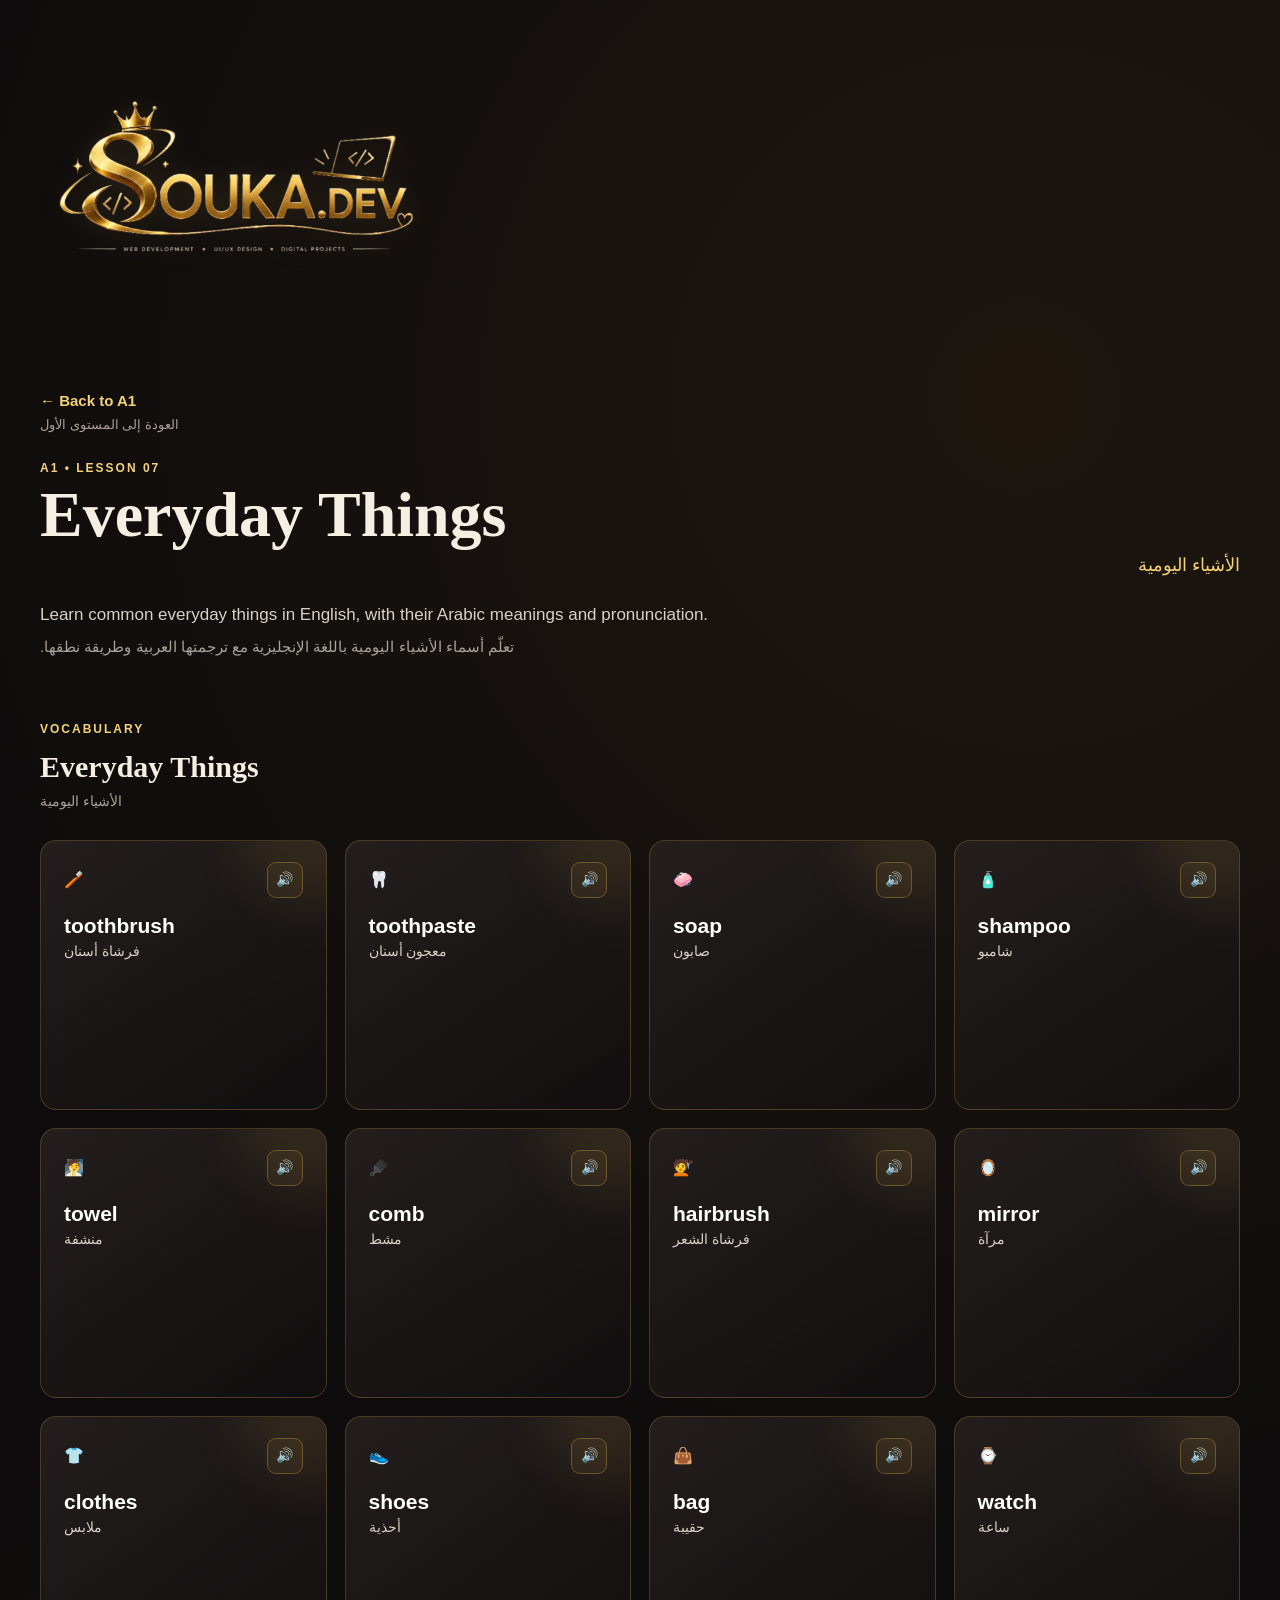
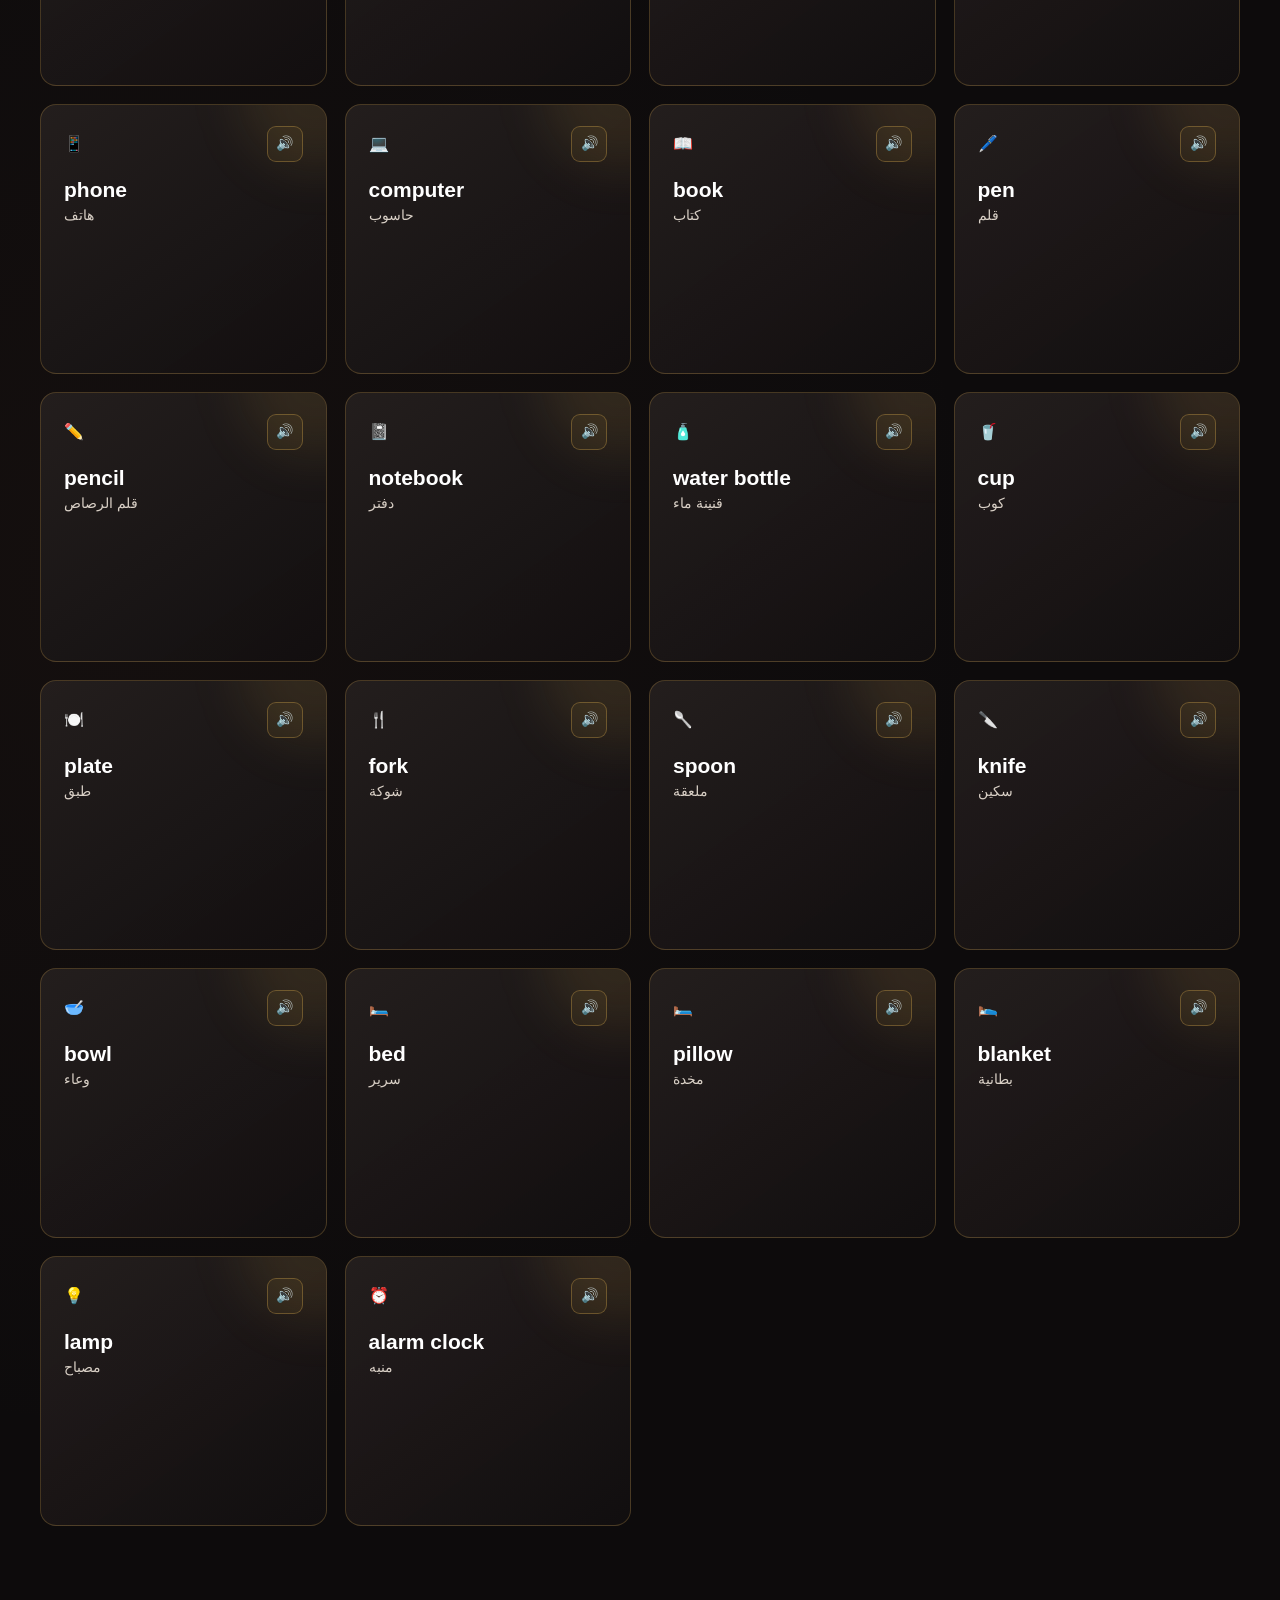
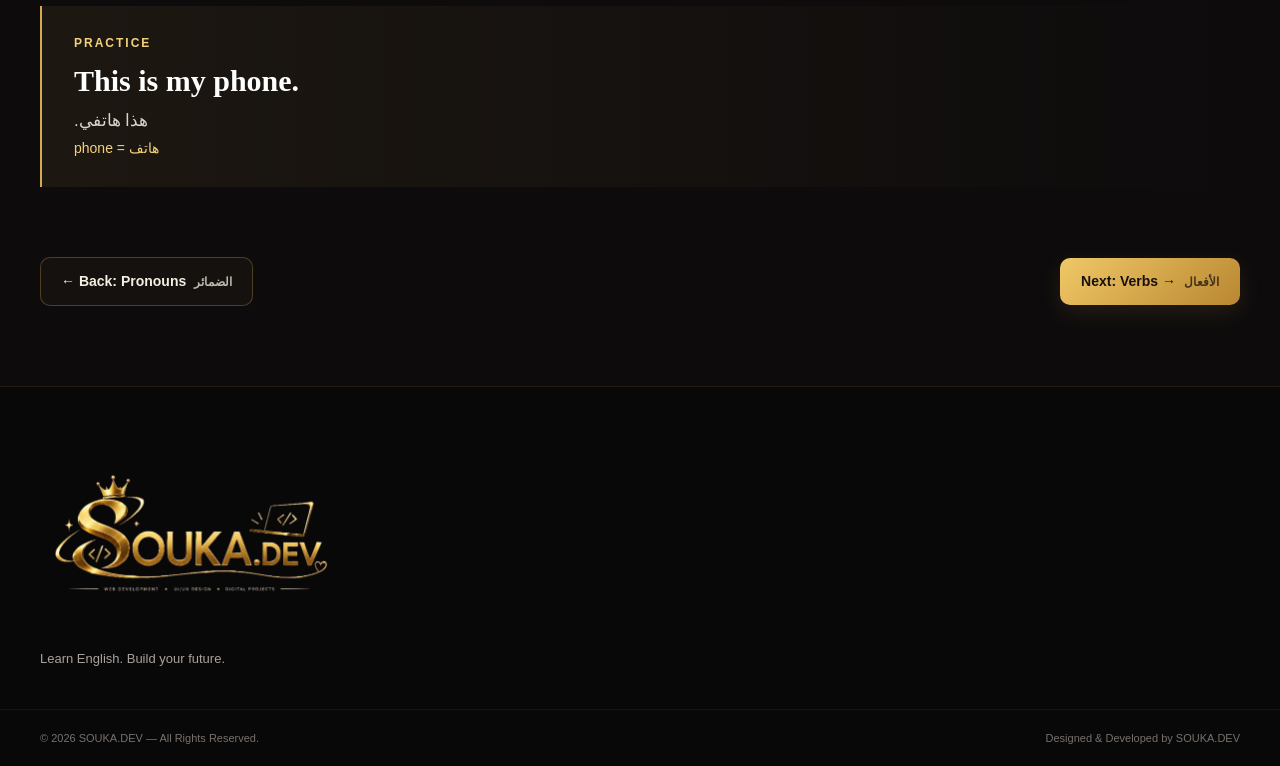
<file: a1-everyday-things.html>
<!DOCTYPE html>
<html lang="en">

<head>

    <meta charset="UTF-8">

    <meta
        name="viewport"
        content="width=device-width, initial-scale=1.0"
    >

    <title>Everyday Things | A1 | SOUKA.DEV</title>

    <meta
        name="description"
        content="Learn everyday English things with Arabic meanings and British pronunciation."
    >

    <link rel="stylesheet" href="everyday-things.css">

</head>


<body>


    <!-- =================================
         HEADER
    ================================= -->

    <header class="site-header">

        <div class="container header-content">

            <a
                href="index.html"
                class="logo"
            >

                <img
                    src="logo.png"
                    alt="SOUKA.DEV"
                >

            </a>

        </div>

    </header>



    <!-- =================================
         MAIN
    ================================= -->

    <main>


        <!-- =================================
             LESSON HEADER
        ================================= -->

        <section class="lesson-header">

            <div class="container">

                <a
                    href="a1.html"
                    class="lesson-back"
                >
                    ← Back to A1
                    <span>العودة إلى المستوى الأول</span>
                </a>


                <p class="section-label">
                    A1 • LESSON 07
                </p>


                <h1>
                    Everyday Things
                </h1>


                <p class="lesson-arabic-title">
                    الأشياء اليومية
                </p>


                <p class="lesson-intro">
                    Learn common everyday things in English,
                    with their Arabic meanings and pronunciation.
                </p>


                <p class="lesson-intro-ar">
                    تعلّم أسماء الأشياء اليومية باللغة الإنجليزية
                    مع ترجمتها العربية وطريقة نطقها.
                </p>

            </div>

        </section>



        <!-- =================================
             EVERYDAY THINGS
        ================================= -->

        <section class="lesson-section">

            <div class="container">


                <div class="lesson-section-title">

                    <p class="section-label">
                        VOCABULARY
                    </p>

                    <h2>
                        Everyday Things
                    </h2>

                    <p>
                        الأشياء اليومية
                    </p>

                </div>



                <div class="things-grid">


                    <!-- TOOTHBRUSH -->

                    <article class="thing-card">

                        <div class="thing-top">

                            <div class="thing-icon">
                                🪥
                            </div>

                            <button
                                class="audio-button"
                                type="button"
                                data-word="toothbrush"
                                aria-label="Listen to toothbrush"
                            >
                                🔊
                            </button>

                        </div>

                        <h3>
                            toothbrush
                        </h3>

                        <p class="arabic-word">
                            فرشاة أسنان
                        </p>

                       

                    </article>



                    <!-- TOOTHPASTE -->

                    <article class="thing-card">

                        <div class="thing-top">

                            <div class="thing-icon">
                                🦷
                            </div>

                            <button
                                class="audio-button"
                                type="button"
                                data-word="toothpaste"
                                aria-label="Listen to toothpaste"
                            >
                                🔊
                            </button>

                        </div>

                        <h3>
                            toothpaste
                        </h3>

                        <p class="arabic-word">
                            معجون أسنان
                        </p>

                       

                    </article>



                    <!-- SOAP -->

                    <article class="thing-card">

                        <div class="thing-top">

                            <div class="thing-icon">
                                🧼
                            </div>

                            <button
                                class="audio-button"
                                type="button"
                                data-word="soap"
                                aria-label="Listen to soap"
                            >
                                🔊
                            </button>

                        </div>

                        <h3>
                            soap
                        </h3>

                        <p class="arabic-word">
                            صابون
                        </p>

                        

                    </article>



                    <!-- SHAMPOO -->

                    <article class="thing-card">

                        <div class="thing-top">

                            <div class="thing-icon">
                                🧴
                            </div>

                            <button
                                class="audio-button"
                                type="button"
                                data-word="shampoo"
                                aria-label="Listen to shampoo"
                            >
                                🔊
                            </button>

                        </div>

                        <h3>
                            shampoo
                        </h3>

                        <p class="arabic-word">
                            شامبو
                        </p>

                        

                    </article>



                    <!-- TOWEL -->

                    <article class="thing-card">

                        <div class="thing-top">

                            <div class="thing-icon">
                                🧖
                            </div>

                            <button
                                class="audio-button"
                                type="button"
                                data-word="towel"
                                aria-label="Listen to towel"
                            >
                                🔊
                            </button>

                        </div>

                        <h3>
                            towel
                        </h3>

                        <p class="arabic-word">
                            منشفة
                        </p>

                       

                    </article>



                    <!-- COMB -->

                    <article class="thing-card">

                        <div class="thing-top">

                            <div class="thing-icon">
                                🪮
                            </div>

                            <button
                                class="audio-button"
                                type="button"
                                data-word="comb"
                                aria-label="Listen to comb"
                            >
                                🔊
                            </button>

                        </div>

                        <h3>
                            comb
                        </h3>

                        <p class="arabic-word">
                            مشط
                        </p>

                        

                    </article>



                    <!-- HAIRBRUSH -->

                    <article class="thing-card">

                        <div class="thing-top">

                            <div class="thing-icon">
                                💇
                            </div>

                            <button
                                class="audio-button"
                                type="button"
                                data-word="hairbrush"
                                aria-label="Listen to hairbrush"
                            >
                                🔊
                            </button>

                        </div>

                        <h3>
                            hairbrush
                        </h3>

                        <p class="arabic-word">
                            فرشاة الشعر
                        </p>

                       

                    </article>



                    <!-- MIRROR -->

                    <article class="thing-card">

                        <div class="thing-top">

                            <div class="thing-icon">
                                🪞
                            </div>

                            <button
                                class="audio-button"
                                type="button"
                                data-word="mirror"
                                aria-label="Listen to mirror"
                            >
                                🔊
                            </button>

                        </div>

                        <h3>
                            mirror
                        </h3>

                        <p class="arabic-word">
                            مرآة
                        </p>

                        

                    </article>



                    <!-- CLOTHES -->

                    <article class="thing-card">

                        <div class="thing-top">

                            <div class="thing-icon">
                                👕
                            </div>

                            <button
                                class="audio-button"
                                type="button"
                                data-word="clothes"
                                aria-label="Listen to clothes"
                            >
                                🔊
                            </button>

                        </div>

                        <h3>
                            clothes
                        </h3>

                        <p class="arabic-word">
                            ملابس
                        </p>

                        

                    </article>



                    <!-- SHOES -->

                    <article class="thing-card">

                        <div class="thing-top">

                            <div class="thing-icon">
                                👟
                            </div>

                            <button
                                class="audio-button"
                                type="button"
                                data-word="shoes"
                                aria-label="Listen to shoes"
                            >
                                🔊
                            </button>

                        </div>

                        <h3>
                            shoes
                        </h3>

                        <p class="arabic-word">
                            أحذية
                        </p>

                        

                    </article>



                    <!-- BAG -->

                    <article class="thing-card">

                        <div class="thing-top">

                            <div class="thing-icon">
                                👜
                            </div>

                            <button
                                class="audio-button"
                                type="button"
                                data-word="bag"
                                aria-label="Listen to bag"
                            >
                                🔊
                            </button>

                        </div>

                        <h3>
                            bag
                        </h3>

                        <p class="arabic-word">
                            حقيبة
                        </p>

                        

                    </article>



                    <!-- WATCH -->

                    <article class="thing-card">

                        <div class="thing-top">

                            <div class="thing-icon">
                                ⌚
                            </div>

                            <button
                                class="audio-button"
                                type="button"
                                data-word="watch"
                                aria-label="Listen to watch"
                            >
                                🔊
                            </button>

                        </div>

                        <h3>
                            watch
                        </h3>

                        <p class="arabic-word">
                            ساعة
                        </p>

                        

                    </article>



                    <!-- PHONE -->

                    <article class="thing-card">

                        <div class="thing-top">

                            <div class="thing-icon">
                                📱
                            </div>

                            <button
                                class="audio-button"
                                type="button"
                                data-word="phone"
                                aria-label="Listen to phone"
                            >
                                🔊
                            </button>

                        </div>

                        <h3>
                            phone
                        </h3>

                        <p class="arabic-word">
                            هاتف
                        </p>

                        

                    </article>



                    <!-- COMPUTER -->

                    <article class="thing-card">

                        <div class="thing-top">

                            <div class="thing-icon">
                                💻
                            </div>

                            <button
                                class="audio-button"
                                type="button"
                                data-word="computer"
                                aria-label="Listen to computer"
                            >
                                🔊
                            </button>

                        </div>

                        <h3>
                            computer
                        </h3>

                        <p class="arabic-word">
                            حاسوب
                        </p>

                       

                    </article>



                    <!-- BOOK -->

                    <article class="thing-card">

                        <div class="thing-top">

                            <div class="thing-icon">
                                📖
                            </div>

                            <button
                                class="audio-button"
                                type="button"
                                data-word="book"
                                aria-label="Listen to book"
                            >
                                🔊
                            </button>

                        </div>

                        <h3>
                            book
                        </h3>

                        <p class="arabic-word">
                            كتاب
                        </p>

                       

                    </article>



                    <!-- PEN -->

                    <article class="thing-card">

                        <div class="thing-top">

                            <div class="thing-icon">
                                🖊️
                            </div>

                            <button
                                class="audio-button"
                                type="button"
                                data-word="pen"
                                aria-label="Listen to pen"
                            >
                                🔊
                            </button>

                        </div>

                        <h3>
                            pen
                        </h3>

                        <p class="arabic-word">
                            قلم
                        </p>

                        

                    </article>



                    <!-- PENCIL -->

                    <article class="thing-card">

                        <div class="thing-top">

                            <div class="thing-icon">
                                ✏️
                            </div>

                            <button
                                class="audio-button"
                                type="button"
                                data-word="pencil"
                                aria-label="Listen to pencil"
                            >
                                🔊
                            </button>

                        </div>

                        <h3>
                            pencil
                        </h3>

                        <p class="arabic-word">
                            قلم الرصاص
                        </p>

                        

                    </article>



                    <!-- NOTEBOOK -->

                    <article class="thing-card">

                        <div class="thing-top">

                            <div class="thing-icon">
                                📓
                            </div>

                            <button
                                class="audio-button"
                                type="button"
                                data-word="notebook"
                                aria-label="Listen to notebook"
                            >
                                🔊
                            </button>

                        </div>

                        <h3>
                            notebook
                        </h3>

                        <p class="arabic-word">
                            دفتر
                        </p>

                        

                    </article>



                    <!-- WATER BOTTLE -->

                    <article class="thing-card">

                        <div class="thing-top">

                            <div class="thing-icon">
                                🧴
                            </div>

                            <button
                                class="audio-button"
                                type="button"
                                data-word="water bottle"
                                aria-label="Listen to water bottle"
                            >
                                🔊
                            </button>

                        </div>

                        <h3>
                            water bottle
                        </h3>

                        <p class="arabic-word">
                            قنينة ماء
                        </p>

                        
                    </article>



                    <!-- CUP -->

                    <article class="thing-card">

                        <div class="thing-top">

                            <div class="thing-icon">
                                🥤
                            </div>

                            <button
                                class="audio-button"
                                type="button"
                                data-word="cup"
                                aria-label="Listen to cup"
                            >
                                🔊
                            </button>

                        </div>

                        <h3>
                            cup
                        </h3>

                        <p class="arabic-word">
                            كوب
                        </p>

                        

                    </article>



                    <!-- PLATE -->

                    <article class="thing-card">

                        <div class="thing-top">

                            <div class="thing-icon">
                                🍽️
                            </div>

                            <button
                                class="audio-button"
                                type="button"
                                data-word="plate"
                                aria-label="Listen to plate"
                            >
                                🔊
                            </button>

                        </div>

                        <h3>
                            plate
                        </h3>

                        <p class="arabic-word">
                            طبق
                        </p>

                       

                    </article>



                    <!-- FORK -->

                    <article class="thing-card">

                        <div class="thing-top">

                            <div class="thing-icon">
                                🍴
                            </div>

                            <button
                                class="audio-button"
                                type="button"
                                data-word="fork"
                                aria-label="Listen to fork"
                            >
                                🔊
                            </button>

                        </div>

                        <h3>
                            fork
                        </h3>

                        <p class="arabic-word">
                            شوكة
                        </p>

                       

                    </article>



                    <!-- SPOON -->

                    <article class="thing-card">

                        <div class="thing-top">

                            <div class="thing-icon">
                                🥄
                            </div>

                            <button
                                class="audio-button"
                                type="button"
                                data-word="spoon"
                                aria-label="Listen to spoon"
                            >
                                🔊
                            </button>

                        </div>

                        <h3>
                            spoon
                        </h3>

                        <p class="arabic-word">
                            ملعقة
                        </p>

                        
                    </article>



                    <!-- KNIFE -->

                    <article class="thing-card">

                        <div class="thing-top">

                            <div class="thing-icon">
                                🔪
                            </div>

                            <button
                                class="audio-button"
                                type="button"
                                data-word="knife"
                                aria-label="Listen to knife"
                            >
                                🔊
                            </button>

                        </div>

                        <h3>
                            knife
                        </h3>

                        <p class="arabic-word">
                            سكين
                        </p>

                        

                    </article>



                    <!-- BOWL -->

                    <article class="thing-card">

                        <div class="thing-top">

                            <div class="thing-icon">
                                🥣
                            </div>

                            <button
                                class="audio-button"
                                type="button"
                                data-word="bowl"
                                aria-label="Listen to bowl"
                            >
                                🔊
                            </button>

                        </div>

                        <h3>
                            bowl
                        </h3>

                        <p class="arabic-word">
                            وعاء
                        </p>

                        
                    </article>



                    <!-- BED -->

                    <article class="thing-card">

                        <div class="thing-top">

                            <div class="thing-icon">
                                🛏️
                            </div>

                            <button
                                class="audio-button"
                                type="button"
                                data-word="bed"
                                aria-label="Listen to bed"
                            >
                                🔊
                            </button>

                        </div>

                        <h3>
                            bed
                        </h3>

                        <p class="arabic-word">
                            سرير
                        </p>

                        

                    </article>



                    <!-- PILLOW -->

                    <article class="thing-card">

                        <div class="thing-top">

                            <div class="thing-icon">
                                🛏️
                            </div>

                            <button
                                class="audio-button"
                                type="button"
                                data-word="pillow"
                                aria-label="Listen to pillow"
                            >
                                🔊
                            </button>

                        </div>

                        <h3>
                            pillow
                        </h3>

                        <p class="arabic-word">
                            مخدة
                        </p>

                       

                    </article>



                    <!-- BLANKET -->

                    <article class="thing-card">

                        <div class="thing-top">

                            <div class="thing-icon">
                                🛌
                            </div>

                            <button
                                class="audio-button"
                                type="button"
                                data-word="blanket"
                                aria-label="Listen to blanket"
                            >
                                🔊
                            </button>

                        </div>

                        <h3>
                            blanket
                        </h3>

                        <p class="arabic-word">
                            بطانية
                        </p>

                        

                    </article>



                    <!-- LAMP -->

                    <article class="thing-card">

                        <div class="thing-top">

                            <div class="thing-icon">
                                💡
                            </div>

                            <button
                                class="audio-button"
                                type="button"
                                data-word="lamp"
                                aria-label="Listen to lamp"
                            >
                                🔊
                            </button>

                        </div>

                        <h3>
                            lamp
                        </h3>

                        <p class="arabic-word">
                            مصباح
                        </p>

                        

                    </article>



                    <!-- ALARM CLOCK -->

                    <article class="thing-card">

                        <div class="thing-top">

                            <div class="thing-icon">
                                ⏰
                            </div>

                            <button
                                class="audio-button"
                                type="button"
                                data-word="alarm clock"
                                aria-label="Listen to alarm clock"
                            >
                                🔊
                            </button>

                        </div>

                        <h3>
                            alarm clock
                        </h3>

                        <p class="arabic-word">
                            منبه
                        </p>

                        

                    </article>


                </div>

            </div>

        </section>



        <!-- =================================
             EXAMPLE
        ================================== -->

        <section class="lesson-example">

            <div class="container">

                <div class="example-box">

                    <p class="section-label">
                        PRACTICE
                    </p>

                    <h2>
                        This is my phone.
                    </h2>

                    <p class="example-arabic">
                        هذا هاتفي.
                    </p>

                    <p class="example-note">
                        phone = هاتف
                    </p>

                </div>

            </div>

        </section>



        <!-- =================================
             LESSON NAVIGATION
        ================================= -->

        <section class="lesson-navigation">

            <div class="container">

                <a
                    href="1a.pronouns.html"
                    class="btn btn-secondary"
                >
                 ← Back: Pronouns  

                    <span> الضمائر </span>
                </a>

                <a
                    href="a1-verbs.html"
                    class="btn btn-primary"
                >
                    Next: Verbs →
                    <span> الأفعال </span>
                </a>

            </div>

        </section>


    </main>



    <!-- =================================
         FOOTER
    ================================= -->

    <footer class="site-footer">

        <div class="container footer-content">

            <div class="footer-brand">

                <img
                    src="logo.png"
                    alt="SOUKA.DEV"
                >

                <p>
                    Learn English. Build your future.
                </p>

            </div>

        </div>


        <div class="footer-bottom">

            <p>
                © 2026 SOUKA.DEV — All Rights Reserved.
            </p>

            <p>
                Designed &amp; Developed by SOUKA.DEV
            </p>

        </div>

    </footer>



    <script src="script.js"></script>

</body>

</html>
</file>
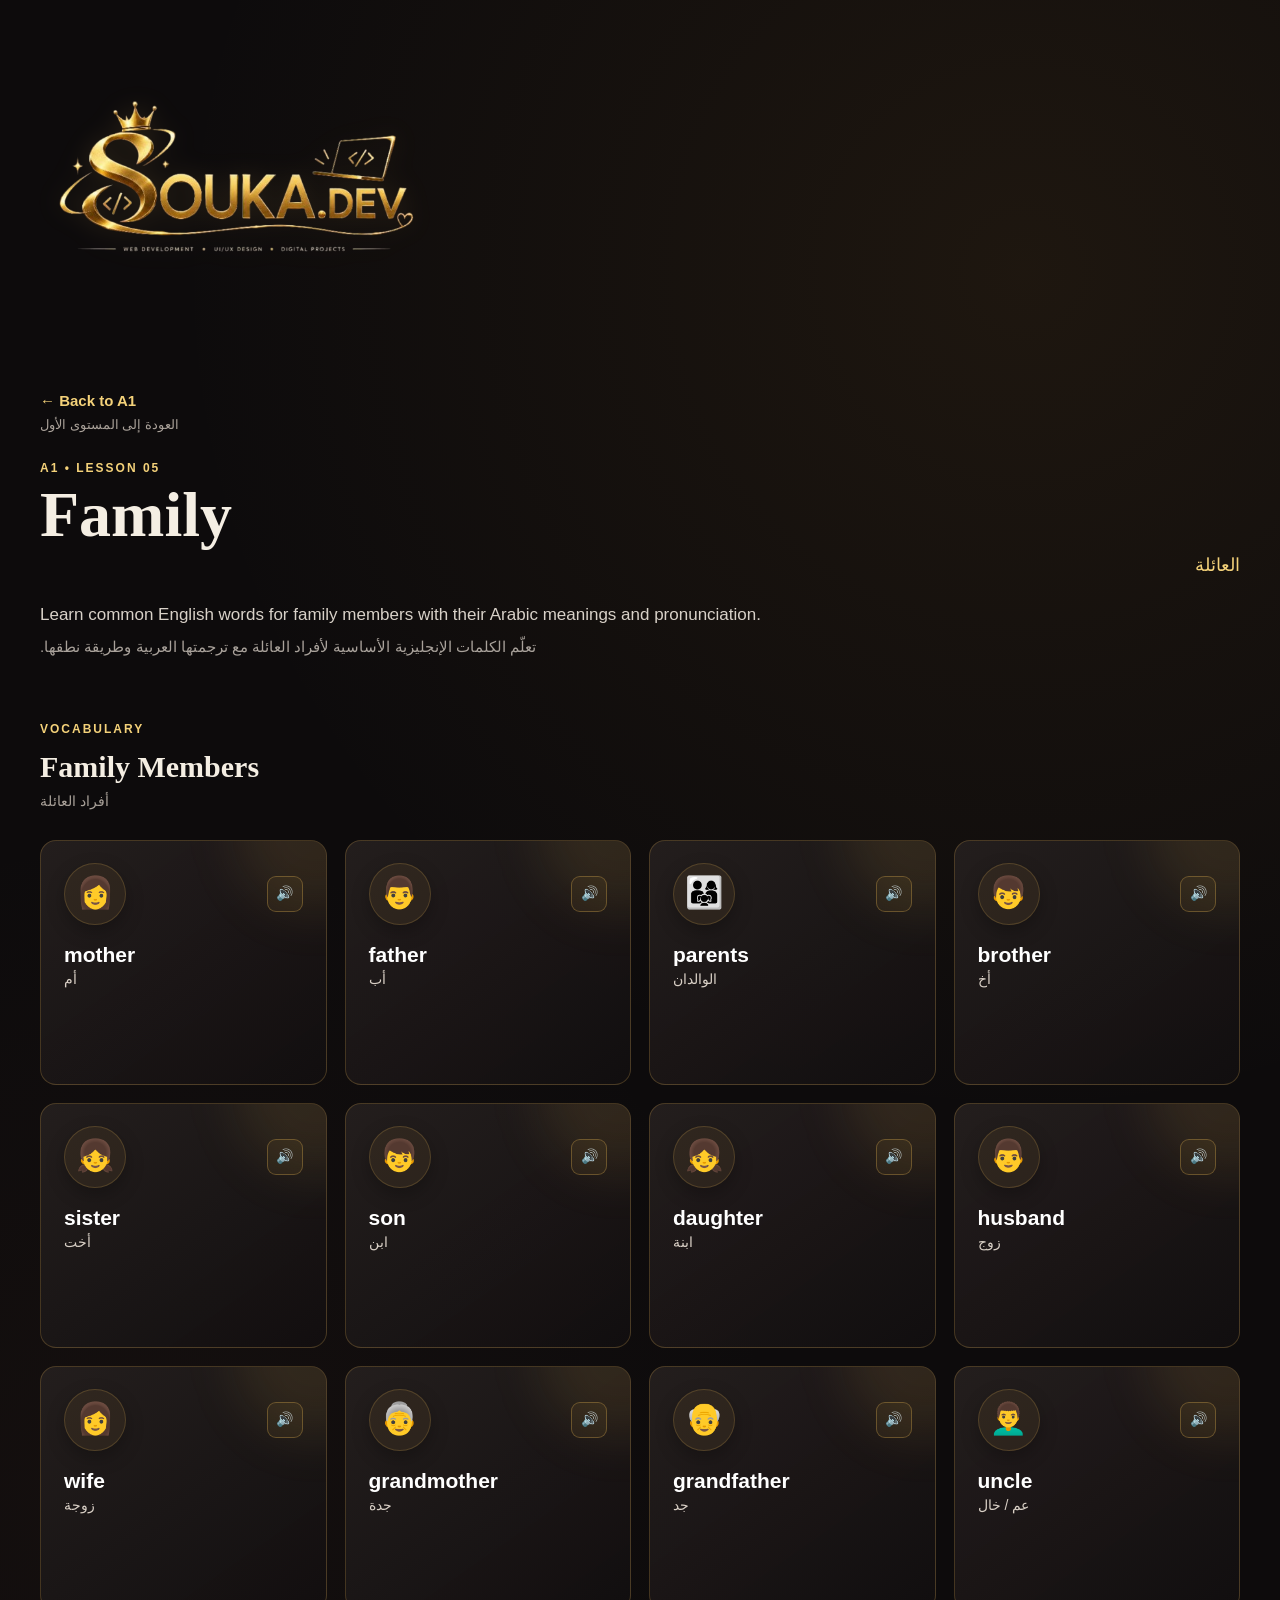
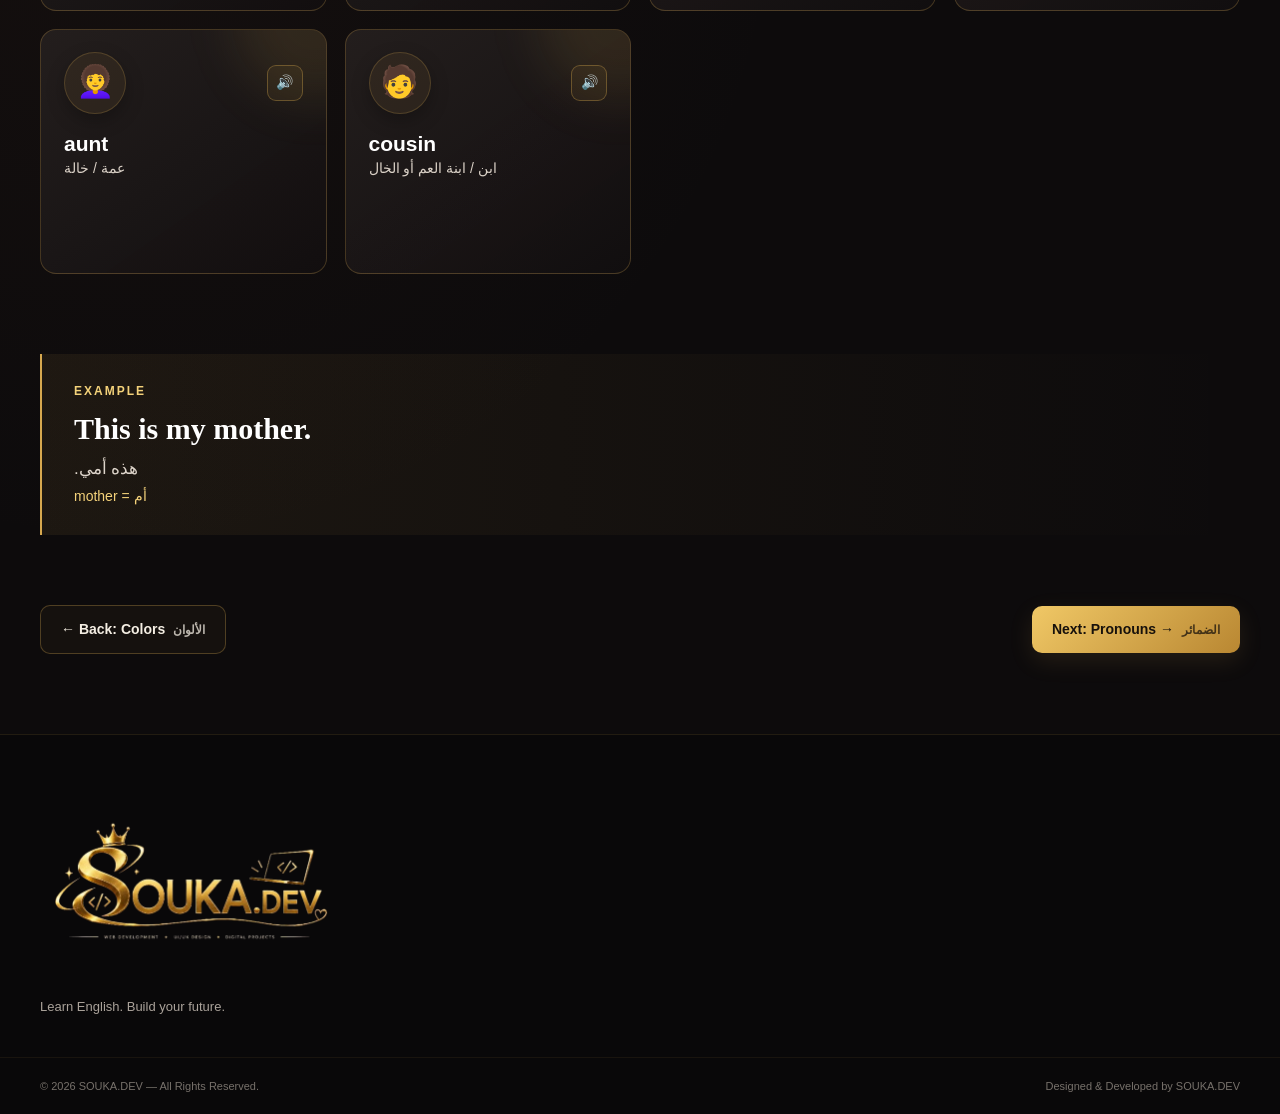
<file: a1-family.html>
<!DOCTYPE html>
<html lang="en">

<head>

    <meta charset="UTF-8">

    <meta
        name="viewport"
        content="width=device-width, initial-scale=1.0"
    >

    <title>Family | A1 | SOUKA.DEV</title>

    <meta
        name="description"
        content="Learn basic English family vocabulary with Arabic translation and pronunciation."
    >

    <link rel="stylesheet" href="family.css">

</head>


<body>


    <!-- =================================
         HEADER
    ================================= -->

    <header class="site-header">

        <div class="container header-content">

            <a
                href="index.html"
                class="logo"
            >

                <img
                    src="logo.png"
                    alt="SOUKA.DEV"
                >

            </a>


            

        </div>

    </header>



    <!-- =================================
         MAIN
    ================================= -->

    <main>


        <!-- =================================
             LESSON HEADER
        ================================= -->

        <section class="lesson-header">

            <div class="container">

                <a
                    href="a1.html"
                    class="lesson-back"
                >
                    ← Back to A1
                    <span>العودة إلى المستوى الأول</span>
                </a>


                <p class="section-label">
                    A1 • LESSON 05
                </p>


                <h1>
                    Family
                </h1>


                <p class="lesson-arabic-title">
                    العائلة
                </p>


                <p class="lesson-intro">
                    Learn common English words for
                    family members with their Arabic
                    meanings and pronunciation.
                </p>


                <p class="lesson-intro-ar">
                    تعلّم الكلمات الإنجليزية الأساسية
                    لأفراد العائلة مع ترجمتها العربية
                    وطريقة نطقها.
                </p>

            </div>

        </section>



        <!-- =================================
             FAMILY VOCABULARY
        ================================= -->

        <section class="lesson-section">

            <div class="container">


                <div class="lesson-section-title">

                    <p class="section-label">
                        VOCABULARY
                    </p>

                    <h2>
                        Family Members
                    </h2>

                    <p>
                        أفراد العائلة
                    </p>

                </div>



                <div class="family-grid">


                    <!-- MOTHER -->

                    <article class="family-card">

                        <div class="family-top">

                            <span class="family-icon">
                                👩
                            </span>

                            <button
                                class="audio-button"
                                type="button"
                                data-word="mother"
                                aria-label="Listen to mother"
                            >
                                🔊
                            </button>

                        </div>

                        <h3>
                            mother
                        </h3>

                        <p class="arabic-word">
                            أم
                        </p>

                       

                    </article>



                    <!-- FATHER -->

                    <article class="family-card">

                        <div class="family-top">

                            <span class="family-icon">
                                👨
                            </span>

                            <button
                                class="audio-button"
                                type="button"
                                data-word="father"
                                aria-label="Listen to father"
                            >
                                🔊
                            </button>

                        </div>

                        <h3>
                            father
                        </h3>

                        <p class="arabic-word">
                            أب
                        </p>

                       

                    </article>



                    <!-- PARENTS -->

                    <article class="family-card">

                        <div class="family-top">

                            <span class="family-icon">
                                👨‍👩‍👧
                            </span>

                            <button
                                class="audio-button"
                                type="button"
                                data-word="parents"
                                aria-label="Listen to parents"
                            >
                                🔊
                            </button>

                        </div>

                        <h3>
                            parents
                        </h3>

                        <p class="arabic-word">
                            الوالدان
                        </p>

                       

                    </article>



                    <!-- BROTHER -->

                    <article class="family-card">

                        <div class="family-top">

                            <span class="family-icon">
                                👦
                            </span>

                            <button
                                class="audio-button"
                                type="button"
                                data-word="brother"
                                aria-label="Listen to brother"
                            >
                                🔊
                            </button>

                        </div>

                        <h3>
                            brother
                        </h3>

                        <p class="arabic-word">
                            أخ
                        </p>

                       

                    </article>



                    <!-- SISTER -->

                    <article class="family-card">

                        <div class="family-top">

                            <span class="family-icon">
                                👧
                            </span>

                            <button
                                class="audio-button"
                                type="button"
                                data-word="sister"
                                aria-label="Listen to sister"
                            >
                                🔊
                            </button>

                        </div>

                        <h3>
                            sister
                        </h3>

                        <p class="arabic-word">
                            أخت
                        </p>

                      

                    </article>



                    <!-- SON -->

                    <article class="family-card">

                        <div class="family-top">

                            <span class="family-icon">
                                👦
                            </span>

                            <button
                                class="audio-button"
                                type="button"
                                data-word="son"
                                aria-label="Listen to son"
                            >
                                🔊
                            </button>

                        </div>

                        <h3>
                            son
                        </h3>

                        <p class="arabic-word">
                            ابن
                        </p>

                       

                    </article>



                    <!-- DAUGHTER -->

                    <article class="family-card">

                        <div class="family-top">

                            <span class="family-icon">
                                👧
                            </span>

                            <button
                                class="audio-button"
                                type="button"
                                data-word="daughter"
                                aria-label="Listen to daughter"
                            >
                                🔊
                            </button>

                        </div>

                        <h3>
                            daughter
                        </h3>

                        <p class="arabic-word">
                            ابنة
                        </p>

                       

                    </article>



                    <!-- HUSBAND -->

                    <article class="family-card">

                        <div class="family-top">

                            <span class="family-icon">
                                👨
                            </span>

                            <button
                                class="audio-button"
                                type="button"
                                data-word="husband"
                                aria-label="Listen to husband"
                            >
                                🔊
                            </button>

                        </div>

                        <h3>
                            husband
                        </h3>

                        <p class="arabic-word">
                            زوج
                        </p>

                      

                    </article>



                    <!-- WIFE -->

                    <article class="family-card">

                        <div class="family-top">

                            <span class="family-icon">
                                👩
                            </span>

                            <button
                                class="audio-button"
                                type="button"
                                data-word="wife"
                                aria-label="Listen to wife"
                            >
                                🔊
                            </button>

                        </div>

                        <h3>
                            wife
                        </h3>

                        <p class="arabic-word">
                            زوجة
                        </p>

                        

                    </article>



                    <!-- GRANDMOTHER -->

                    <article class="family-card">

                        <div class="family-top">

                            <span class="family-icon">
                                👵
                            </span>

                            <button
                                class="audio-button"
                                type="button"
                                data-word="grandmother"
                                aria-label="Listen to grandmother"
                            >
                                🔊
                            </button>

                        </div>

                        <h3>
                            grandmother
                        </h3>

                        <p class="arabic-word">
                            جدة
                        </p>


                    </article>



                    <!-- GRANDFATHER -->

                    <article class="family-card">

                        <div class="family-top">

                            <span class="family-icon">
                                👴
                            </span>

                            <button
                                class="audio-button"
                                type="button"
                                data-word="grandfather"
                                aria-label="Listen to grandfather"
                            >
                                🔊
                            </button>

                        </div>

                        <h3>
                            grandfather
                        </h3>

                        <p class="arabic-word">
                            جد
                        </p>


                    </article>



                    <!-- UNCLE -->

                    <article class="family-card">

                        <div class="family-top">

                            <span class="family-icon">
                                👨‍🦱
                            </span>

                            <button
                                class="audio-button"
                                type="button"
                                data-word="uncle"
                                aria-label="Listen to uncle"
                            >
                                🔊
                            </button>

                        </div>

                        <h3>
                            uncle
                        </h3>

                        <p class="arabic-word">
                            عم / خال
                        </p>

                        

                    </article>



                    <!-- AUNT -->

                    <article class="family-card">

                        <div class="family-top">

                            <span class="family-icon">
                                👩‍🦱
                            </span>

                            <button
                                class="audio-button"
                                type="button"
                                data-word="aunt"
                                aria-label="Listen to aunt"
                            >
                                🔊
                            </button>

                        </div>

                        <h3>
                            aunt
                        </h3>

                        <p class="arabic-word">
                            عمة / خالة
                        </p>

                      

                    </article>



                    <!-- COUSIN -->

                    <article class="family-card">

                        <div class="family-top">

                            <span class="family-icon">
                                🧑
                            </span>

                            <button
                                class="audio-button"
                                type="button"
                                data-word="cousin"
                                aria-label="Listen to cousin"
                            >
                                🔊
                            </button>

                        </div>

                        <h3>
                            cousin
                        </h3>

                        <p class="arabic-word">
                            ابن / ابنة العم أو الخال
                        </p>

                      

                    </article>


                </div>

            </div>

        </section>



        <!-- =================================
             EXAMPLE
        ================================== -->

        <section class="lesson-example">

            <div class="container">

                <div class="example-box">

                    <p class="section-label">
                        EXAMPLE
                    </p>


                    <h2>
                        This is my mother.
                    </h2>


                    <p class="example-arabic">
                        هذه أمي.
                    </p>


                    <p class="example-note">
                        mother = أم
                    </p>

                </div>

            </div>

        </section>



        <!-- =================================
             NAVIGATION
        ================================= -->

        <section class="lesson-navigation">

            <div class="container">


                <a
                    href="a1-colors.html"
                    class="btn btn-secondary"
                >
                   ← Back: Colors  
                    <span>الألوان</span>
                </a>


                <a
                    href="1a.pronouns.html"
                    class="btn btn-primary"
                >
                    Next: Pronouns →
                    <span> الضمائر  </span>
                </a>

            </div>

        </section>


    </main>



    <!-- =================================
         FOOTER
    ================================= -->

    <footer class="site-footer">

        <div class="container footer-content">

            <div class="footer-brand">

                <img
                    src="logo.png"
                    alt="SOUKA.DEV"
                >

                <p>
                    Learn English. Build your future.
                </p>

            </div>

        </div>


        <div class="footer-bottom">

            <p>
                © 2026 SOUKA.DEV — All Rights Reserved.
            </p>

            <p>
                Designed &amp; Developed by SOUKA.DEV
            </p>

        </div>

    </footer>



    <script src="script.js"></script>

</body>

</html>
</file>
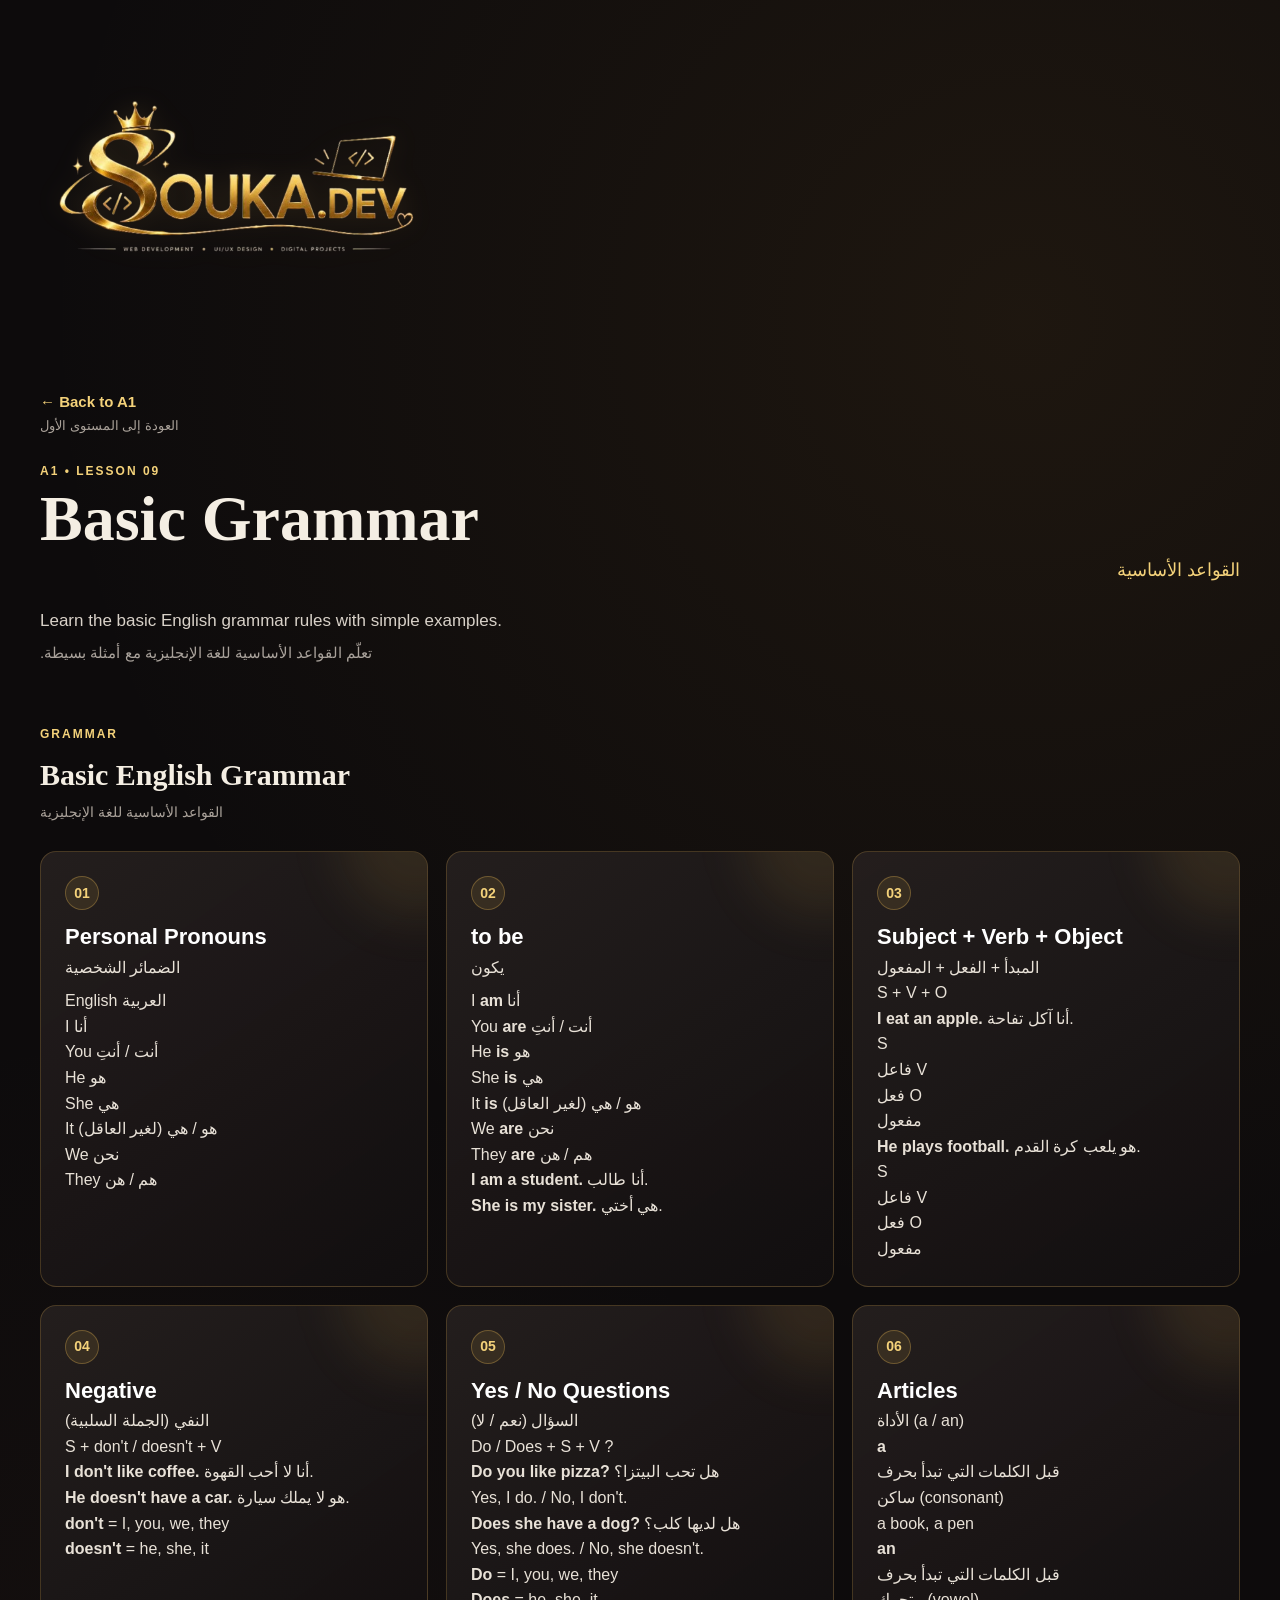
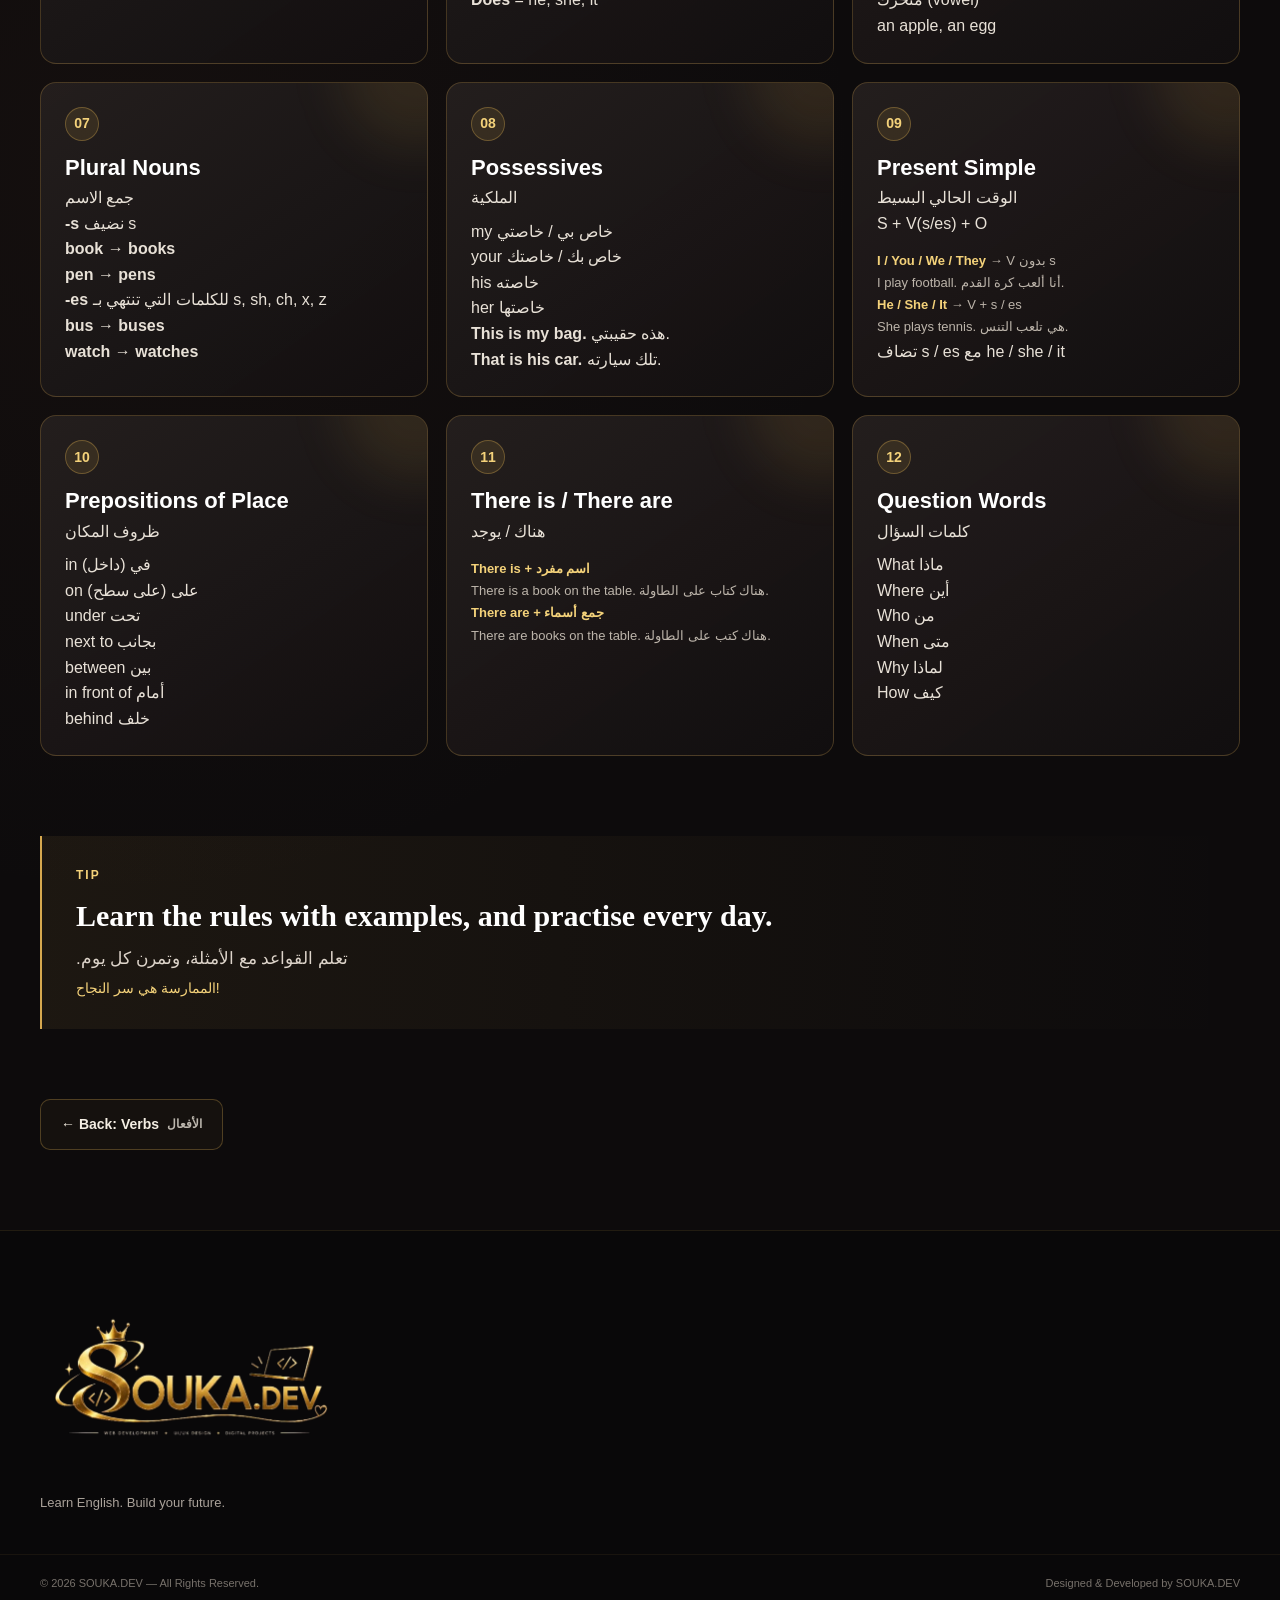
<file: a1-grammar.html>
<!DOCTYPE html>
<html lang="en">

<head>

    <meta charset="UTF-8">

    <meta
        name="viewport"
        content="width=device-width, initial-scale=1.0"
    >

    <title>Basic Grammar | A1 | SOUKA.DEV</title>

    <meta
        name="description"
        content="Learn basic English grammar with Arabic explanations and examples."
    >

    <link rel="stylesheet" href="grammar.css">

</head>


<body>


    <!-- =================================
         HEADER
    ================================= -->

    <header class="site-header">

        <div class="container header-content">

            <a
                href="index.html"
                class="logo"
            >

                <img
                    src="logo.png"
                    alt="SOUKA.DEV"
                >

            </a>

        </div>

    </header>



    <!-- =================================
         MAIN
    ================================= -->

    <main>


        <!-- =================================
             LESSON HEADER
        ================================= -->

        <section class="lesson-header">

            <div class="container">

                <a
                    href="a1.html"
                    class="lesson-back"
                >
                    ← Back to A1
                    <span>العودة إلى المستوى الأول</span>
                </a>


                <p class="section-label">
                    A1 • LESSON 09
                </p>


                <h1>
                    Basic Grammar
                </h1>


                <p class="lesson-arabic-title">
                    القواعد الأساسية
                </p>


                <p class="lesson-intro">
                    Learn the basic English grammar rules
                    with simple examples.
                </p>


                <p class="lesson-intro-ar">
                    تعلّم القواعد الأساسية للغة الإنجليزية
                    مع أمثلة بسيطة.
                </p>

            </div>

        </section>



        <!-- =================================
             GRAMMAR
        ================================= -->

        <section class="lesson-section">

            <div class="container">


                <div class="lesson-section-title">

                    <p class="section-label">
                        GRAMMAR
                    </p>

                    <h2>
                        Basic English Grammar
                    </h2>

                    <p>
                        القواعد الأساسية للغة الإنجليزية
                    </p>

                </div>



                <div class="grammar-grid">


                    <!-- =================================
                         01 — PERSONAL PRONOUNS
                    ================================= -->

                    <article class="grammar-card">

                        <div class="grammar-number">
                            01
                        </div>

                        <h3>
                            Personal Pronouns
                        </h3>

                        <p class="arabic-title">
                            الضمائر الشخصية
                        </p>


                        <div class="grammar-table">

                            <div class="table-row table-header">
                                <span>English</span>
                                <span>العربية</span>
                            </div>

                            <div class="table-row">
                                <span>I</span>
                                <span>أنا</span>
                            </div>

                            <div class="table-row">
                                <span>You</span>
                                <span>أنت / أنتِ</span>
                            </div>

                            <div class="table-row">
                                <span>He</span>
                                <span>هو</span>
                            </div>

                            <div class="table-row">
                                <span>She</span>
                                <span>هي</span>
                            </div>

                            <div class="table-row">
                                <span>It</span>
                                <span>هو / هي (لغير العاقل)</span>
                            </div>

                            <div class="table-row">
                                <span>We</span>
                                <span>نحن</span>
                            </div>

                            <div class="table-row">
                                <span>They</span>
                                <span>هم / هن</span>
                            </div>

                        </div>

                    </article>



                    <!-- =================================
                         02 — TO BE
                    ================================= -->

                    <article class="grammar-card">

                        <div class="grammar-number">
                            02
                        </div>

                        <h3>
                            to be
                        </h3>

                        <p class="arabic-title">
                            يكون
                        </p>


                        <div class="grammar-table">

                            <div class="table-row">
                                <span>I <strong>am</strong></span>
                                <span>أنا</span>
                            </div>

                            <div class="table-row">
                                <span>You <strong>are</strong></span>
                                <span>أنت / أنتِ</span>
                            </div>

                            <div class="table-row">
                                <span>He <strong>is</strong></span>
                                <span>هو</span>
                            </div>

                            <div class="table-row">
                                <span>She <strong>is</strong></span>
                                <span>هي</span>
                            </div>

                            <div class="table-row">
                                <span>It <strong>is</strong></span>
                                <span>هو / هي (لغير العاقل)</span>
                            </div>

                            <div class="table-row">
                                <span>We <strong>are</strong></span>
                                <span>نحن</span>
                            </div>

                            <div class="table-row">
                                <span>They <strong>are</strong></span>
                                <span>هم / هن</span>
                            </div>

                        </div>


                        <div class="grammar-examples">

                            <p>
                                <strong>I am a student.</strong>
                                <span>أنا طالب.</span>
                            </p>

                            <p>
                                <strong>She is my sister.</strong>
                                <span>هي أختي.</span>
                            </p>

                        </div>

                    </article>



                    <!-- =================================
                         03 — SVO
                    ================================= -->

                    <article class="grammar-card">

                        <div class="grammar-number">
                            03
                        </div>

                        <h3>
                            Subject + Verb + Object
                        </h3>

                        <p class="arabic-title">
                            المبدأ + الفعل + المفعول
                        </p>


                        <div class="formula">
                            S + V + O
                        </div>


                        <div class="grammar-examples">

                            <p>
                                <strong>I eat an apple.</strong>
                                <span>أنا آكل تفاحة.</span>
                            </p>

                            <div class="grammar-parts">
                                <span>S<br>فاعل</span>
                                <span>V<br>فعل</span>
                                <span>O<br>مفعول</span>
                            </div>


                            <p>
                                <strong>He plays football.</strong>
                                <span>هو يلعب كرة القدم.</span>
                            </p>

                            <div class="grammar-parts">
                                <span>S<br>فاعل</span>
                                <span>V<br>فعل</span>
                                <span>O<br>مفعول</span>
                            </div>

                        </div>

                    </article>



                    <!-- =================================
                         04 — NEGATIVE
                    ================================= -->

                    <article class="grammar-card">

                        <div class="grammar-number">
                            04
                        </div>

                        <h3>
                            Negative
                        </h3>

                        <p class="arabic-title">
                            النفي (الجملة السلبية)
                        </p>


                        <div class="formula">
                            S + don't / doesn't + V
                        </div>


                        <div class="grammar-examples">

                            <p>
                                <strong>
                                    I don't like coffee.
                                </strong>

                                <span>
                                    أنا لا أحب القهوة.
                                </span>
                            </p>

                            <p>
                                <strong>
                                    He doesn't have a car.
                                </strong>

                                <span>
                                    هو لا يملك سيارة.
                                </span>
                            </p>

                        </div>


                        <div class="rule-box">

                            <p>
                                <strong>don't</strong> = I, you, we, they
                            </p>

                            <p>
                                <strong>doesn't</strong> = he, she, it
                            </p>

                        </div>

                    </article>



                    <!-- =================================
                         05 — QUESTIONS
                    ================================= -->

                    <article class="grammar-card">

                        <div class="grammar-number">
                            05
                        </div>

                        <h3>
                            Yes / No Questions
                        </h3>

                        <p class="arabic-title">
                            السؤال (نعم / لا)
                        </p>


                        <div class="formula">
                            Do / Does + S + V ?
                        </div>


                        <div class="grammar-examples">

                            <p>
                                <strong>
                                    Do you like pizza?
                                </strong>

                                <span>
                                    هل تحب البيتزا؟
                                </span>
                            </p>

                            <p class="answer">
                                Yes, I do. / No, I don't.
                            </p>


                            <p>
                                <strong>
                                    Does she have a dog?
                                </strong>

                                <span>
                                    هل لديها كلب؟
                                </span>
                            </p>

                            <p class="answer">
                                Yes, she does. / No, she doesn't.
                            </p>

                        </div>


                        <div class="rule-box">

                            <p>
                                <strong>Do</strong> = I, you, we, they
                            </p>

                            <p>
                                <strong>Does</strong> = he, she, it
                            </p>

                        </div>

                    </article>



                    <!-- =================================
                         06 — A / AN
                    ================================= -->

                    <article class="grammar-card">

                        <div class="grammar-number">
                            06
                        </div>

                        <h3>
                            Articles
                        </h3>

                        <p class="arabic-title">
                            الأداة (a / an)
                        </p>


                        <div class="article-rule">

                            <div>
                                <strong>a</strong>

                                <p>
                                    قبل الكلمات التي تبدأ بحرف
                                    <br>
                                    ساكن (consonant)
                                </p>

                                <span>
                                    a book, a pen
                                </span>
                            </div>


                            <div>
                                <strong>an</strong>

                                <p>
                                    قبل الكلمات التي تبدأ بحرف
                                    <br>
                                    متحرك (vowel)
                                </p>

                                <span>
                                    an apple, an egg
                                </span>
                            </div>

                        </div>

                    </article>



                    <!-- =================================
                         07 — PLURAL
                    ================================= -->

                    <article class="grammar-card">

                        <div class="grammar-number">
                            07
                        </div>

                        <h3>
                            Plural Nouns
                        </h3>

                        <p class="arabic-title">
                            جمع الاسم
                        </p>


                        <div class="grammar-examples">

                            <p>
                                <strong>-s</strong>
                                <span>نضيف s</span>
                            </p>

                            <p>
                                <strong>
                                    book → books
                                </strong>
                            </p>

                            <p>
                                <strong>
                                    pen → pens
                                </strong>
                            </p>


                            <p>
                                <strong>-es</strong>
                                <span>
                                    للكلمات التي تنتهي بـ
                                    s, sh, ch, x, z
                                </span>
                            </p>

                            <p>
                                <strong>
                                    bus → buses
                                </strong>
                            </p>

                            <p>
                                <strong>
                                    watch → watches
                                </strong>
                            </p>

                        </div>

                    </article>



                    <!-- =================================
                         08 — POSSESSIVES
                    ================================= -->

                    <article class="grammar-card">

                        <div class="grammar-number">
                            08
                        </div>

                        <h3>
                            Possessives
                        </h3>

                        <p class="arabic-title">
                            الملكية
                        </p>


                        <div class="grammar-table">

                            <div class="table-row">
                                <span>my</span>
                                <span>خاص بي / خاصتي</span>
                            </div>

                            <div class="table-row">
                                <span>your</span>
                                <span>خاص بك / خاصتك</span>
                            </div>

                            <div class="table-row">
                                <span>his</span>
                                <span>خاصته</span>
                            </div>

                            <div class="table-row">
                                <span>her</span>
                                <span>خاصتها</span>
                            </div>

                        </div>


                        <div class="grammar-examples">

                            <p>
                                <strong>
                                    This is my bag.
                                </strong>

                                <span>
                                    هذه حقيبتي.
                                </span>
                            </p>

                            <p>
                                <strong>
                                    That is his car.
                                </strong>

                                <span>
                                    تلك سيارته.
                                </span>
                            </p>

                        </div>

                    </article>



                    <!-- =================================
                         09 — PRESENT SIMPLE
                    ================================= -->

                    <article class="grammar-card">

                        <div class="grammar-number">
                            09
                        </div>

                        <h3>
                            Present Simple
                        </h3>

                        <p class="arabic-title">
                            الوقت الحالي البسيط
                        </p>


                        <div class="formula">
                            S + V(s/es) + O
                        </div>


                        <div class="grammar-rule">

                            <p>
                                <strong>
                                    I / You / We / They
                                </strong>
                                → V بدون s
                            </p>

                            <p>
                                I play football.
                                <span>
                                    أنا ألعب كرة القدم.
                                </span>
                            </p>


                            <p>
                                <strong>
                                    He / She / It
                                </strong>
                                → V + s / es
                            </p>

                            <p>
                                She plays tennis.
                                <span>
                                    هي تلعب التنس.
                                </span>
                            </p>

                        </div>


                        <div class="rule-box">
                            تضاف s / es مع he / she / it
                        </div>

                    </article>



                    <!-- =================================
                         10 — PLACE
                    ================================= -->

                    <article class="grammar-card">

                        <div class="grammar-number">
                            10
                        </div>

                        <h3>
                            Prepositions of Place
                        </h3>

                        <p class="arabic-title">
                            ظروف المكان
                        </p>


                        <div class="grammar-table">

                            <div class="table-row">
                                <span>in</span>
                                <span>في (داخل)</span>
                            </div>

                            <div class="table-row">
                                <span>on</span>
                                <span>على (على سطح)</span>
                            </div>

                            <div class="table-row">
                                <span>under</span>
                                <span>تحت</span>
                            </div>

                            <div class="table-row">
                                <span>next to</span>
                                <span>بجانب</span>
                            </div>

                            <div class="table-row">
                                <span>between</span>
                                <span>بين</span>
                            </div>

                            <div class="table-row">
                                <span>in front of</span>
                                <span>أمام</span>
                            </div>

                            <div class="table-row">
                                <span>behind</span>
                                <span>خلف</span>
                            </div>

                        </div>

                    </article>



                    <!-- =================================
                         11 — THERE IS / THERE ARE
                    ================================= -->

                    <article class="grammar-card">

                        <div class="grammar-number">
                            11
                        </div>

                        <h3>
                            There is / There are
                        </h3>

                        <p class="arabic-title">
                            هناك / يوجد
                        </p>


                        <div class="grammar-rule">

                            <p>
                                <strong>
                                    There is + اسم مفرد
                                </strong>
                            </p>

                            <p>
                                There is a book on the table.
                                <span>
                                    هناك كتاب على الطاولة.
                                </span>
                            </p>


                            <p>
                                <strong>
                                    There are + جمع أسماء
                                </strong>
                            </p>

                            <p>
                                There are books on the table.
                                <span>
                                    هناك كتب على الطاولة.
                                </span>
                            </p>

                        </div>

                    </article>



                    <!-- =================================
                         12 — QUESTION WORDS
                    ================================= -->

                    <article class="grammar-card">

                        <div class="grammar-number">
                            12
                        </div>

                        <h3>
                            Question Words
                        </h3>

                        <p class="arabic-title">
                            كلمات السؤال
                        </p>


                        <div class="grammar-table">

                            <div class="table-row">
                                <span>What</span>
                                <span>ماذا</span>
                            </div>

                            <div class="table-row">
                                <span>Where</span>
                                <span>أين</span>
                            </div>

                            <div class="table-row">
                                <span>Who</span>
                                <span>من</span>
                            </div>

                            <div class="table-row">
                                <span>When</span>
                                <span>متى</span>
                            </div>

                            <div class="table-row">
                                <span>Why</span>
                                <span>لماذا</span>
                            </div>

                            <div class="table-row">
                                <span>How</span>
                                <span>كيف</span>
                            </div>

                        </div>

                    </article>


                </div>

            </div>

        </section>



        <!-- =================================
             TIP
        ================================= -->

        <section class="lesson-example">

            <div class="container">

                <div class="example-box">

                    <p class="section-label">
                        TIP
                    </p>


                    <h2>
                        Learn the rules with examples,
                        and practise every day.
                    </h2>


                    <p class="example-arabic">
                        تعلم القواعد مع الأمثلة، وتمرن كل يوم.
                    </p>


                    <p class="example-note">
                        الممارسة هي سر النجاح!
                    </p>

                </div>

            </div>

        </section>



        <!-- =================================
             LESSON NAVIGATION
        ================================= -->

        <section class="lesson-navigation">

            <div class="container">


                <a
                    href="a1-verbs.html"
                    class="btn btn-secondary"
                >
                 ← Back: Verbs  

                    <span> الأفعال </span>
                </a>


               

            </div>

        </section>


    </main>



    <!-- =================================
         FOOTER
    ================================= -->

    <footer class="site-footer">

        <div class="container footer-content">

            <div class="footer-brand">

                <img
                    src="logo.png"
                    alt="SOUKA.DEV"
                >

                <p>
                    Learn English. Build your future.
                </p>

            </div>

        </div>


        <div class="footer-bottom">

            <p>
                © 2026 SOUKA.DEV — All Rights Reserved.
            </p>

            <p>
                Designed &amp; Developed by SOUKA.DEV
            </p>

        </div>

    </footer>



    <script src="script.js"></script>

</body>

</html>
</file>
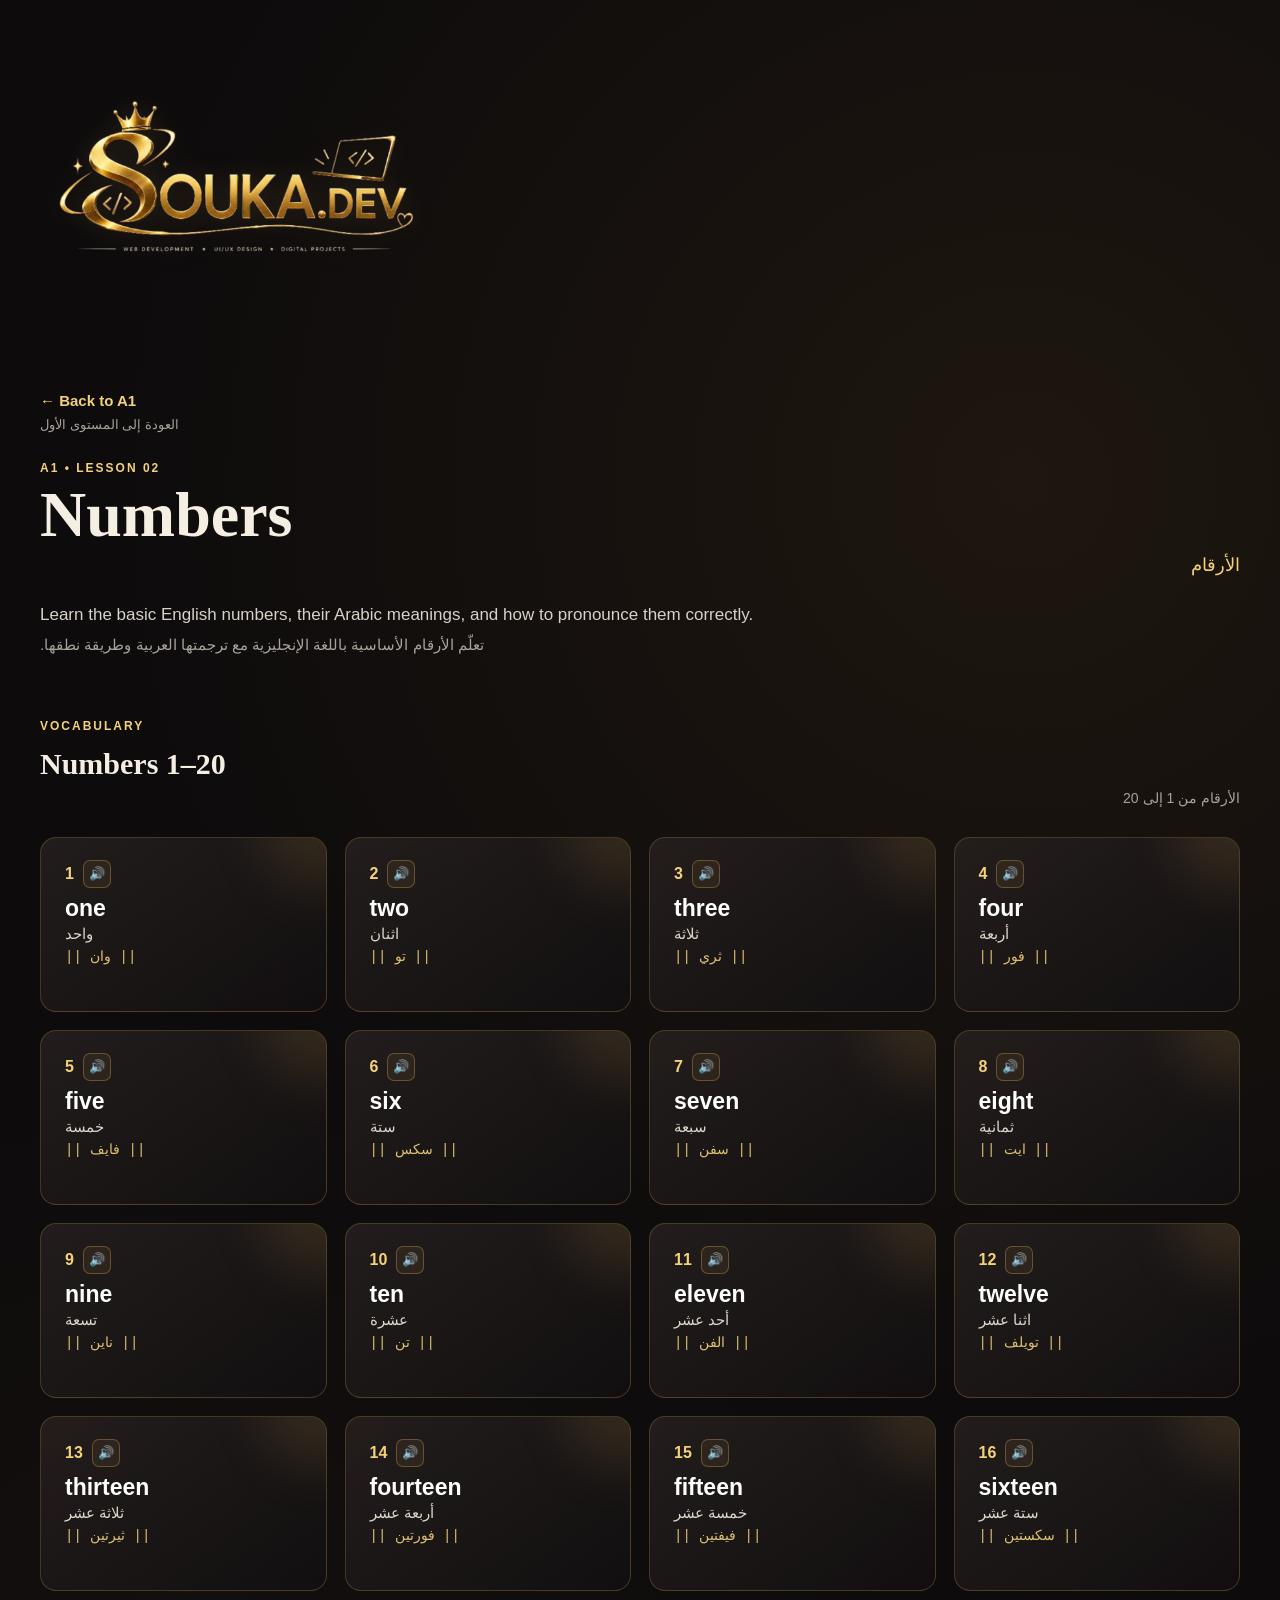
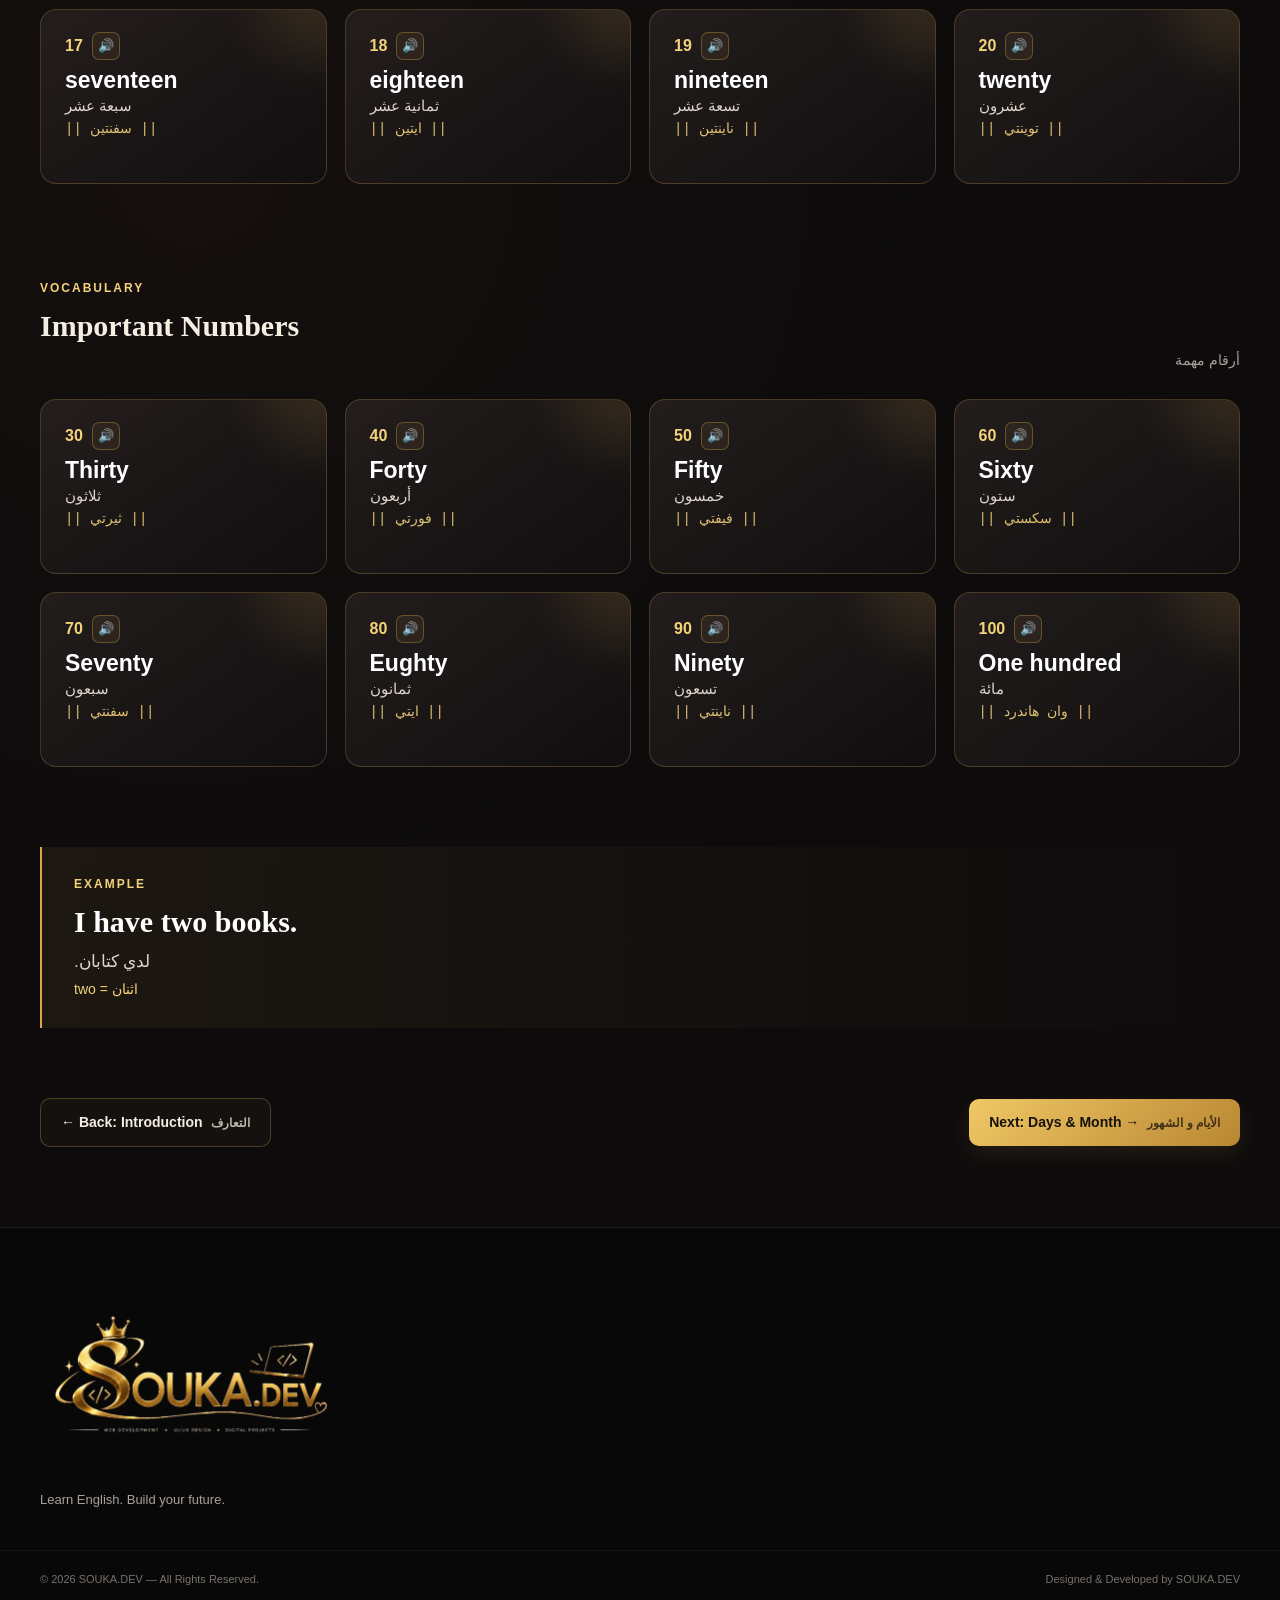
<file: a1-numbers.html>
<!DOCTYPE html>
<html lang="en">

<head>

    <meta charset="UTF-8">

    <meta
        name="viewport"
        content="width=device-width, initial-scale=1.0"
    >

    <title>Numbers | A1 | SOUKA.DEV</title>

    <meta
        name="description"
        content="Learn English numbers with Arabic translation and British pronunciation."
    >

    <link rel="stylesheet" href="numbers.css">

</head>


<body>


    <!-- =================================
         HEADER
    ================================= -->

    <header class="site-header">

        <div class="container header-content">

            <a href="index.html" class="logo">

                <img
                    src="logo.png"
                    alt="SOUKA.DEV"
                >

            </a>


            


           

        </div>

    </header>



    <!-- =================================
         MAIN
    ================================= -->

    <main>


        <!-- =================================
             LESSON HEADER
        ================================= -->

        <section class="lesson-header">

            <div class="container">

                
                <a
                href="a1.html"
                class="lesson-back"
            >
                ← Back to A1
                <span>العودة إلى المستوى الأول</span>
            </a>
            

                <p class="section-label">
                    A1 • LESSON 02
                </p>


                <h1>
                    Numbers
                </h1>


                <p class="lesson-arabic-title">
                    الأرقام
                </p>


                <p class="lesson-intro">
                    Learn the basic English numbers,
                    their Arabic meanings, and how to
                    pronounce them correctly.
                </p>


                <p class="lesson-intro-ar">
                    تعلّم الأرقام الأساسية باللغة الإنجليزية
                    مع ترجمتها العربية وطريقة نطقها.
                </p>

            </div>

        </section>



        <!-- =================================
             NUMBERS
        ================================= -->

        <section class="lesson-section">

            <div class="container">

                <div class="lesson-section-title">

                    <p class="section-label">
                        VOCABULARY
                    </p>

                    <h2>
                        Numbers 1–20
                    </h2>

                    <p>
                        الأرقام من 1 إلى 20
                    </p>

                </div>



                <div class="numbers-grid">


                    <!-- 1 -->

                    <article class="number-card">

                        <div class="number-top">

                            <span class="number-digit">
                                1
                            </span>

                            <button
                                class="audio-button"
                                type="button"
                                data-word="one"
                                aria-label="Listen to one"
                            >
                                🔊
                            </button>

                        </div>

                        <h3>
                            one
                        </h3>

                        <p class="arabic-word">
                            واحد
                        </p>

                        <p class="pronunciation">
                          || وان ||
                        </p>

                    </article>



                    <!-- 2 -->

                    <article class="number-card">

                        <div class="number-top">

                            <span class="number-digit">
                                2
                            </span>

                            <button
                                class="audio-button"
                                type="button"
                                data-word="two"
                                aria-label="Listen to two"
                            >
                                🔊
                            </button>

                        </div>

                        <h3>
                            two
                        </h3>

                        <p class="arabic-word">
                            اثنان
                        </p>

                        <p class="pronunciation">
                            || تو ||
                        </p>

                    </article>



                    <!-- 3 -->

                    <article class="number-card">

                        <div class="number-top">

                            <span class="number-digit">
                                3
                            </span>

                            <button
                                class="audio-button"
                                type="button"
                                data-word="three"
                                aria-label="Listen to three"
                            >
                                🔊
                            </button>

                        </div>

                        <h3>
                            three
                        </h3>

                        <p class="arabic-word">
                            ثلاثة
                        </p>

                        <p class="pronunciation">
                            || ثري ||
                        </p>

                    </article>



                    <!-- 4 -->

                    <article class="number-card">

                        <div class="number-top">

                            <span class="number-digit">
                                4
                            </span>

                            <button
                                class="audio-button"
                                type="button"
                                data-word="four"
                                aria-label="Listen to four"
                            >
                                🔊
                            </button>

                        </div>

                        <h3>
                            four
                        </h3>

                        <p class="arabic-word">
                            أربعة
                        </p>

                        <p class="pronunciation">
                            || فور ||
                        </p>

                    </article>



                    <!-- 5 -->

                    <article class="number-card">

                        <div class="number-top">

                            <span class="number-digit">
                                5
                            </span>

                            <button
                                class="audio-button"
                                type="button"
                                data-word="five"
                                aria-label="Listen to five"
                            >
                                🔊
                            </button>

                        </div>

                        <h3>
                            five
                        </h3>

                        <p class="arabic-word">
                            خمسة
                        </p>

                        <p class="pronunciation">
                            || فايف ||
                        </p>

                    </article>



                    <!-- 6 -->

                    <article class="number-card">

                        <div class="number-top">

                            <span class="number-digit">
                                6
                            </span>

                            <button
                                class="audio-button"
                                type="button"
                                data-word="six"
                                aria-label="Listen to six"
                            >
                                🔊
                            </button>

                        </div>

                        <h3>
                            six
                        </h3>

                        <p class="arabic-word">
                            ستة
                        </p>

                        <p class="pronunciation">
                            || سكس ||
                        </p>

                    </article>



                    <!-- 7 -->

                    <article class="number-card">

                        <div class="number-top">

                            <span class="number-digit">
                                7
                            </span>

                            <button
                                class="audio-button"
                                type="button"
                                data-word="seven"
                                aria-label="Listen to seven"
                            >
                                🔊
                            </button>

                        </div>

                        <h3>
                            seven
                        </h3>

                        <p class="arabic-word">
                            سبعة
                        </p>

                        <p class="pronunciation">
                            || سفن ||
                        </p>

                    </article>



                    <!-- 8 -->

                    <article class="number-card">

                        <div class="number-top">

                            <span class="number-digit">
                                8
                            </span>

                            <button
                                class="audio-button"
                                type="button"
                                data-word="eight"
                                aria-label="Listen to eight"
                            >
                                🔊
                            </button>

                        </div>

                        <h3>
                            eight
                        </h3>

                        <p class="arabic-word">
                            ثمانية
                        </p>

                        <p class="pronunciation">
                            || ايت ||
                        </p>

                    </article>



                    <!-- 9 -->

                    <article class="number-card">

                        <div class="number-top">

                            <span class="number-digit">
                                9
                            </span>

                            <button
                                class="audio-button"
                                type="button"
                                data-word="nine"
                                aria-label="Listen to nine"
                            >
                                🔊
                            </button>

                        </div>

                        <h3>
                            nine
                        </h3>

                        <p class="arabic-word">
                            تسعة
                        </p>

                        <p class="pronunciation">
                            || ناين ||
                        </p>

                    </article>



                    <!-- 10 -->

                    <article class="number-card">

                        <div class="number-top">

                            <span class="number-digit">
                                10
                            </span>

                            <button
                                class="audio-button"
                                type="button"
                                data-word="ten"
                                aria-label="Listen to ten"
                            >
                                🔊
                            </button>

                        </div>

                        <h3>
                            ten
                        </h3>

                        <p class="arabic-word">
                            عشرة
                        </p>

                        <p class="pronunciation">
                            || تن ||
                        </p>

                    </article>



                    <!-- 11 -->

                    <article class="number-card">

                        <div class="number-top">

                            <span class="number-digit">
                                11
                            </span>

                            <button
                                class="audio-button"
                                type="button"
                                data-word="eleven"
                                aria-label="Listen to eleven"
                            >
                                🔊
                            </button>

                        </div>

                        <h3>
                            eleven
                        </h3>

                        <p class="arabic-word">
                            أحد عشر
                        </p>

                        <p class="pronunciation">
                            || الفن ||
                        </p>

                    </article>



                    <!-- 12 -->

                    <article class="number-card">

                        <div class="number-top">

                            <span class="number-digit">
                                12
                            </span>

                            <button
                                class="audio-button"
                                type="button"
                                data-word="twelve"
                                aria-label="Listen to twelve"
                            >
                                🔊
                            </button>

                        </div>

                        <h3>
                            twelve
                        </h3>

                        <p class="arabic-word">
                            اثنا عشر
                        </p>

                        <p class="pronunciation">
                            || تويلف ||
                        </p>

                    </article>



                    <!-- 13 -->

                    <article class="number-card">

                        <div class="number-top">

                            <span class="number-digit">
                                13
                            </span>

                            <button
                                class="audio-button"
                                type="button"
                                data-word="thirteen"
                                aria-label="Listen to thirteen"
                            >
                                🔊
                            </button>

                        </div>

                        <h3>
                            thirteen
                        </h3>

                        <p class="arabic-word">
                            ثلاثة عشر
                        </p>

                        <p class="pronunciation">
                            || ثيرتين ||
                        </p>

                    </article>



                    <!-- 14 -->

                    <article class="number-card">

                        <div class="number-top">

                            <span class="number-digit">
                                14
                            </span>

                            <button
                                class="audio-button"
                                type="button"
                                data-word="fourteen"
                                aria-label="Listen to fourteen"
                            >
                                🔊
                            </button>

                        </div>

                        <h3>
                            fourteen
                        </h3>

                        <p class="arabic-word">
                            أربعة عشر
                        </p>

                        <p class="pronunciation">
                            || فورتين ||
                        </p>

                    </article>



                    <!-- 15 -->

                    <article class="number-card">

                        <div class="number-top">

                            <span class="number-digit">
                                15
                            </span>

                            <button
                                class="audio-button"
                                type="button"
                                data-word="fifteen"
                                aria-label="Listen to fifteen"
                            >
                                🔊
                            </button>

                        </div>

                        <h3>
                            fifteen
                        </h3>

                        <p class="arabic-word">
                            خمسة عشر
                        </p>

                        <p class="pronunciation">
                            || فيفتين ||
                        </p>

                    </article>



                    <!-- 16 -->

                    <article class="number-card">

                        <div class="number-top">

                            <span class="number-digit">
                                16
                            </span>

                            <button
                                class="audio-button"
                                type="button"
                                data-word="sixteen"
                                aria-label="Listen to sixteen"
                            >
                                🔊
                            </button>

                        </div>

                        <h3>
                            sixteen
                        </h3>

                        <p class="arabic-word">
                            ستة عشر
                        </p>

                        <p class="pronunciation">
                            || سكستين ||
                        </p>

                    </article>



                    <!-- 17 -->

                    <article class="number-card">

                        <div class="number-top">

                            <span class="number-digit">
                                17
                            </span>

                            <button
                                class="audio-button"
                                type="button"
                                data-word="seventeen"
                                aria-label="Listen to seventeen"
                            >
                                🔊
                            </button>

                        </div>

                        <h3>
                            seventeen
                        </h3>

                        <p class="arabic-word">
                            سبعة عشر
                        </p>

                        <p class="pronunciation">
                            || سفنتين ||
                        </p>

                    </article>



                    <!-- 18 -->

                    <article class="number-card">

                        <div class="number-top">

                            <span class="number-digit">
                                18
                            </span>

                            <button
                                class="audio-button"
                                type="button"
                                data-word="eighteen"
                                aria-label="Listen to eighteen"
                            >
                                🔊
                            </button>

                        </div>

                        <h3>
                            eighteen
                        </h3>

                        <p class="arabic-word">
                            ثمانية عشر
                        </p>

                        <p class="pronunciation">
                            || ايتين ||
                        </p>

                    </article>



                    <!-- 19 -->

                    <article class="number-card">

                        <div class="number-top">

                            <span class="number-digit">
                                19
                            </span>

                            <button
                                class="audio-button"
                                type="button"
                                data-word="nineteen"
                                aria-label="Listen to nineteen"
                            >
                                🔊
                            </button>

                        </div>

                        <h3>
                            nineteen
                        </h3>

                        <p class="arabic-word">
                            تسعة عشر
                        </p>

                        <p class="pronunciation">
                            || ناينتين ||
                        </p>

                    </article>



                    <!-- 20 -->

                    <article class="number-card">

                        <div class="number-top">

                            <span class="number-digit">
                                20
                            </span>

                            <button
                                class="audio-button"
                                type="button"
                                data-word="twenty"
                                aria-label="Listen to twenty"
                            >
                                🔊
                            </button>

                        </div>

                        <h3>
                            twenty
                        </h3>

                        <p class="arabic-word">
                            عشرون
                        </p>

                        <p class="pronunciation">
                            || توينتي ||
                        </p>

                    </article>


                </div>

            </div>

        </section>






        <section class="lesson-section">

            <div class="container">

                <div class="lesson-section-title">

                    <p class="section-label">
                        VOCABULARY
                    </p>

                    <h2>
                        Important Numbers
                    </h2>

                    <p>
                        أرقام مهمة
                    </p>

                </div>



                <div class="numbers-grid">


                    <!-- 1 -->

                    <article class="number-card">

                        <div class="number-top">

                            <span class="number-digit">
                                30
                            </span>

                            <button
                                class="audio-button"
                                type="button"
                                data-word="Thirty"
                                aria-label="Listen to one"
                            >
                                🔊
                            </button>

                        </div>

                        <h3>
                            Thirty
                        </h3>

                        <p class="arabic-word">
                            ثلاثون
                        </p>

                        <p class="pronunciation">
                          || ثيرتي ||
                        </p>

                    </article>



                    <!-- 2 -->

                    <article class="number-card">

                        <div class="number-top">

                            <span class="number-digit">
                                40
                            </span>

                            <button
                                class="audio-button"
                                type="button"
                                data-word="Forty"
                                aria-label="Listen to two"
                            >
                                🔊
                            </button>

                        </div>

                        <h3>
                            Forty
                        </h3>

                        <p class="arabic-word">
                            أربعون
                        </p>

                        <p class="pronunciation">
                            || فورتي ||
                        </p>

                    </article>



                    <!-- 3 -->

                    <article class="number-card">

                        <div class="number-top">

                            <span class="number-digit">
                                50
                            </span>

                            <button
                                class="audio-button"
                                type="button"
                                data-word="Fifty"
                                aria-label="Listen to three"
                            >
                                🔊
                            </button>

                        </div>

                        <h3>
                            Fifty
                        </h3>

                        <p class="arabic-word">
                            خمسون
                        </p>

                        <p class="pronunciation">
                            || فيفتي ||
                        </p>

                    </article>



                    <!-- 4 -->

                    <article class="number-card">

                        <div class="number-top">

                            <span class="number-digit">
                                60
                            </span>

                            <button
                                class="audio-button"
                                type="button"
                                data-word="Sixty"
                                aria-label="Listen to four"
                            >
                                🔊
                            </button>

                        </div>

                        <h3>
                            Sixty
                        </h3>

                        <p class="arabic-word">
                            ستون
                        </p>

                        <p class="pronunciation">
                            || سكستي ||
                        </p>

                    </article>



                    <!-- 5 -->

                    <article class="number-card">

                        <div class="number-top">

                            <span class="number-digit">
                                70
                            </span>

                            <button
                                class="audio-button"
                                type="button"
                                data-word="Seventy"
                                aria-label="Listen to five"
                            >
                                🔊
                            </button>

                        </div>

                        <h3>
                             Seventy
                        </h3>

                        <p class="arabic-word">
                            سبعون
                        </p>

                        <p class="pronunciation">
                            || سفنتي ||
                        </p>

                    </article>



                    <!-- 6 -->

                    <article class="number-card">

                        <div class="number-top">

                            <span class="number-digit">
                               80
                            </span>

                            <button
                                class="audio-button"
                                type="button"
                                data-word="Eughty"
                                aria-label="Listen to six"
                            >
                                🔊
                            </button>

                        </div>

                        <h3>
                            Eughty
                        </h3>

                        <p class="arabic-word">
                            ثمانون
                        </p>

                        <p class="pronunciation">
                            || ايتي ||
                        </p>

                    </article>



                    <!-- 7 -->

                    <article class="number-card">

                        <div class="number-top">

                            <span class="number-digit">
                               90
                            </span>

                            <button
                                class="audio-button"
                                type="button"
                                data-word="Ninety"
                                aria-label="Listen to seven"
                            >
                                🔊
                            </button>

                        </div>

                        <h3>
                            Ninety
                        </h3>

                        <p class="arabic-word">
                            تسعون
                        </p>

                        <p class="pronunciation">
                            || ناينتي ||
                        </p>

                    </article>



                    <!-- 8 -->

                    <article class="number-card">

                        <div class="number-top">

                            <span class="number-digit">
                                100
                            </span>

                            <button
                                class="audio-button"
                                type="button"
                                data-word="One hundred"
                                aria-label="Listen to eight"
                            >
                                🔊
                            </button>

                        </div>

                        <h3>
                            One hundred
                        </h3>

                        <p class="arabic-word">
                            مائة
                        </p>

                        <p class="pronunciation">
                            || وان هاندرد ||
                        </p>

                    </article>



                </div>

            </div>

        </section>
        
        

        <!-- =================================
             EXAMPLE
        ================================== -->

        <section class="lesson-example">

            <div class="container">

                <div class="example-box">

                    <p class="section-label">
                        EXAMPLE
                    </p>


                    <h2>
                        I have two books.
                    </h2>


                    <p class="example-arabic">
                        لدي كتابان.
                    </p>


                    <p class="example-note">
                        two = اثنان
                    </p>

                </div>

            </div>

        </section>



        <!-- =================================
             NEXT LESSON
        ================================== -->

        <section class="lesson-navigation">

            <div class="container">

                <a
                    href="a1.introduction.html"
                    class="btn btn-secondary"
                >
                   ← Back: Introduction   
                    <span> التعارف </span>
                </a>


                <a
                    href="a1-days.html"
                    class="btn btn-primary"
                >
                    Next: Days & Month →
                    <span> الأيام و الشهور </span>
                </a>

            </div>

        </section>


    </main>



    <!-- =================================
         FOOTER
    ================================== -->

    <footer class="site-footer">

        <div class="container footer-content">

            <div class="footer-brand">

                <img
                    src="logo.png"
                    alt="SOUKA.DEV"
                >

                <p>
                    Learn English. Build your future.
                </p>

            </div>


            

        </div>


        <div class="footer-bottom">

            <p>
                © 2026 SOUKA.DEV — All Rights Reserved.
            </p>

            <p>
                Designed & Developed by SOUKA.DEV
            </p>

        </div>

    </footer>



    <script src="script.js"></script>

</body>

</html>
</file>
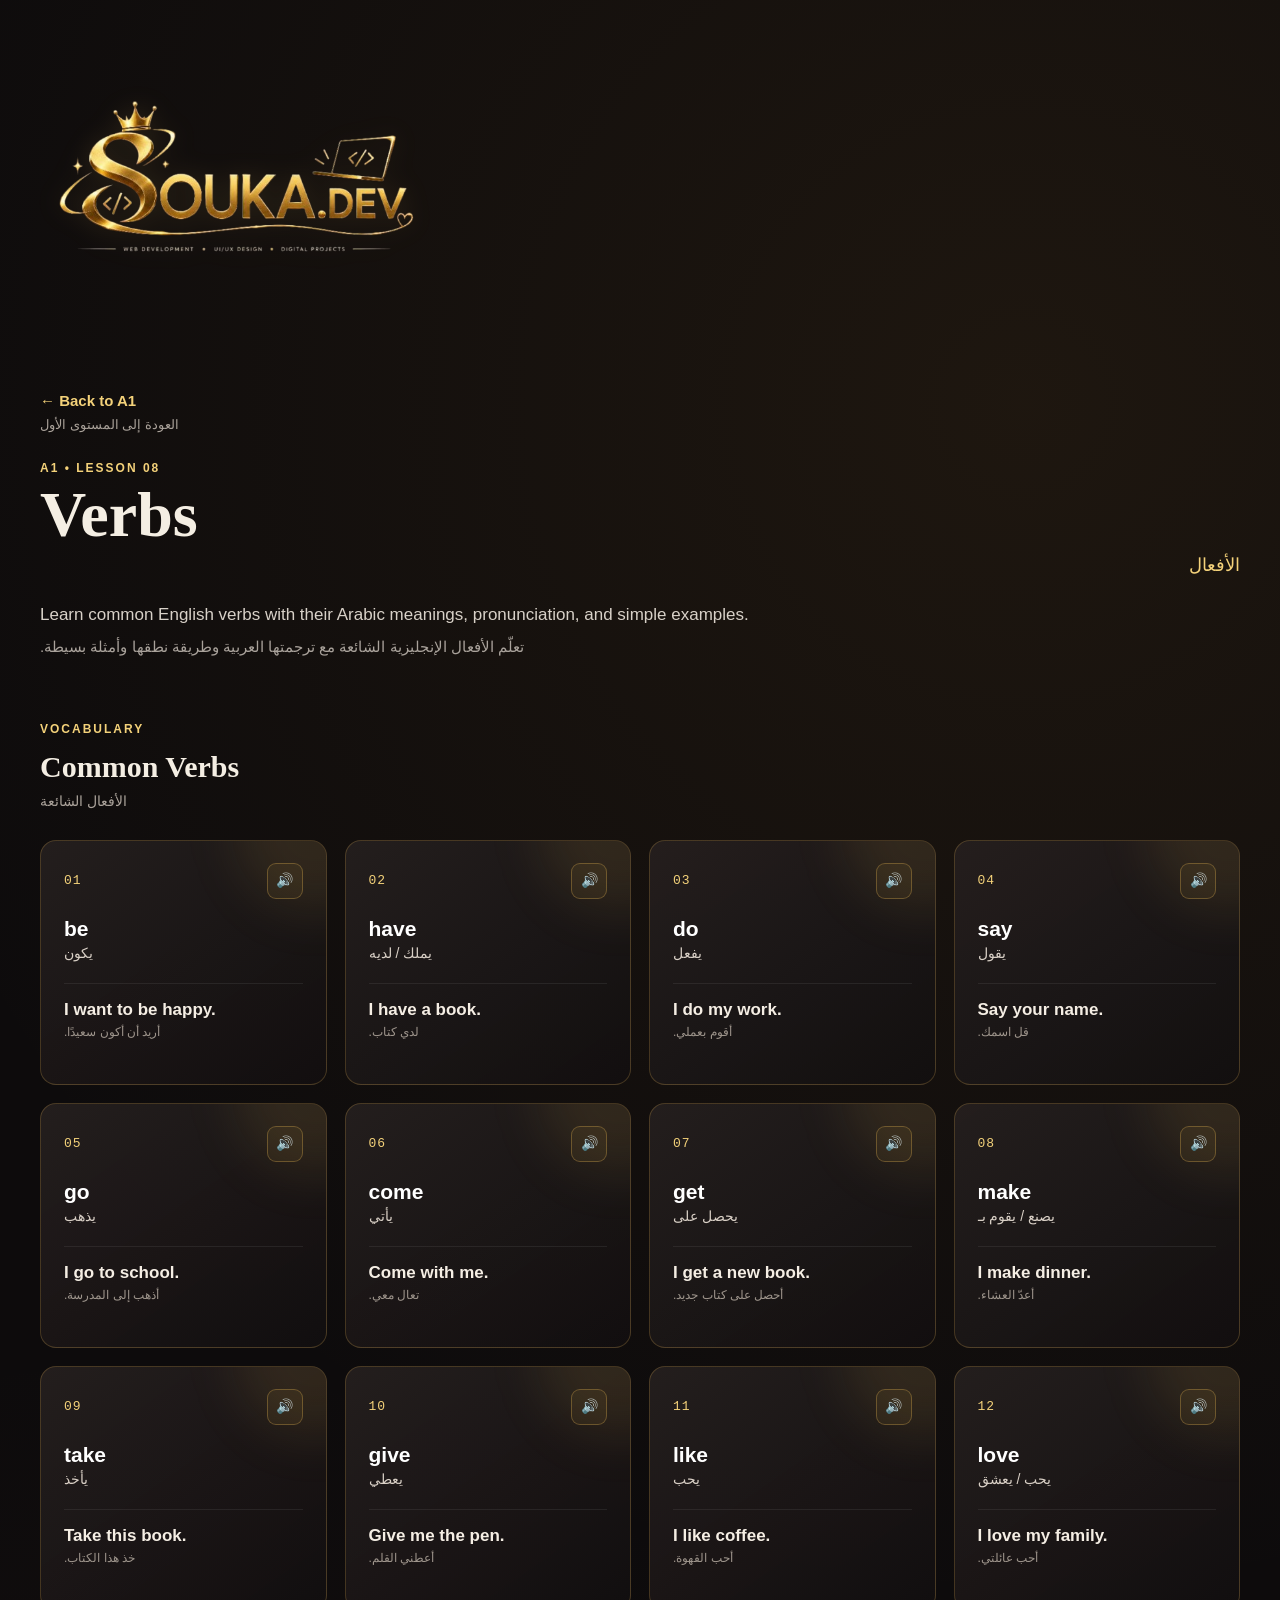
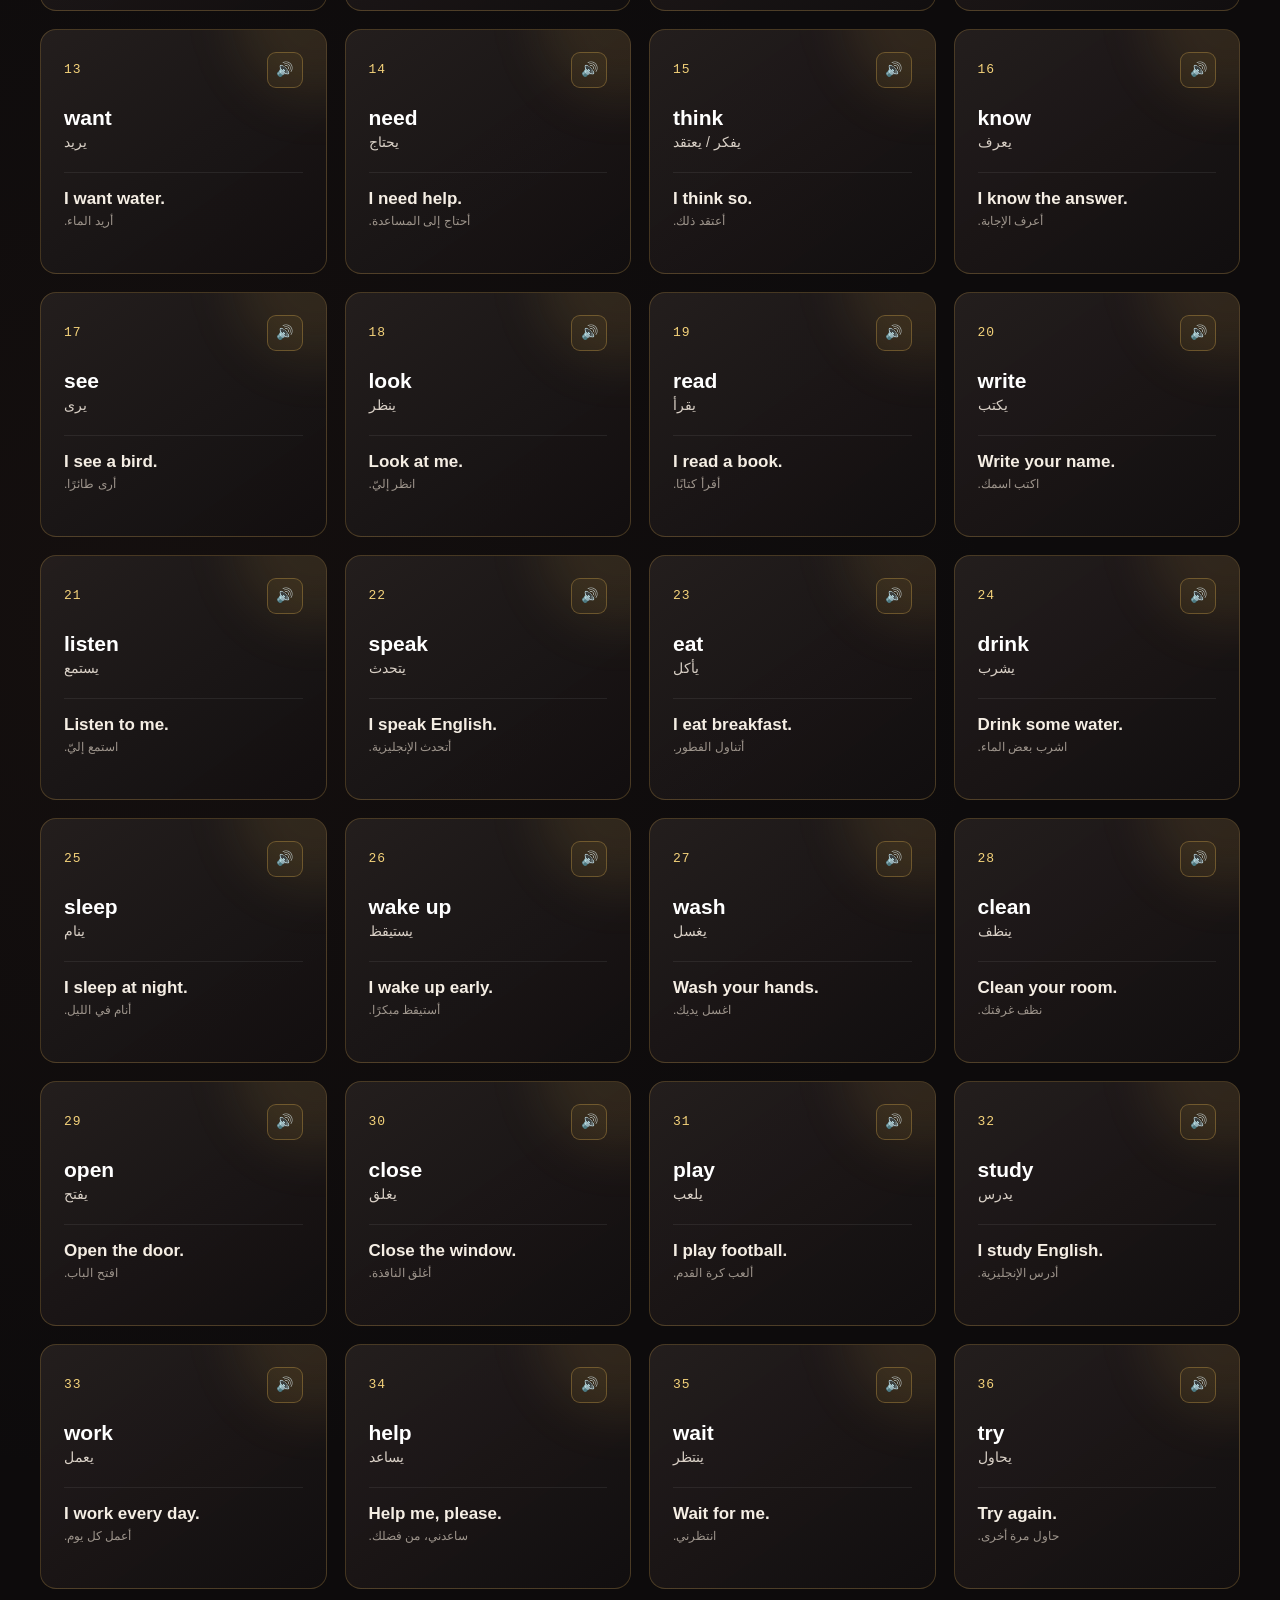
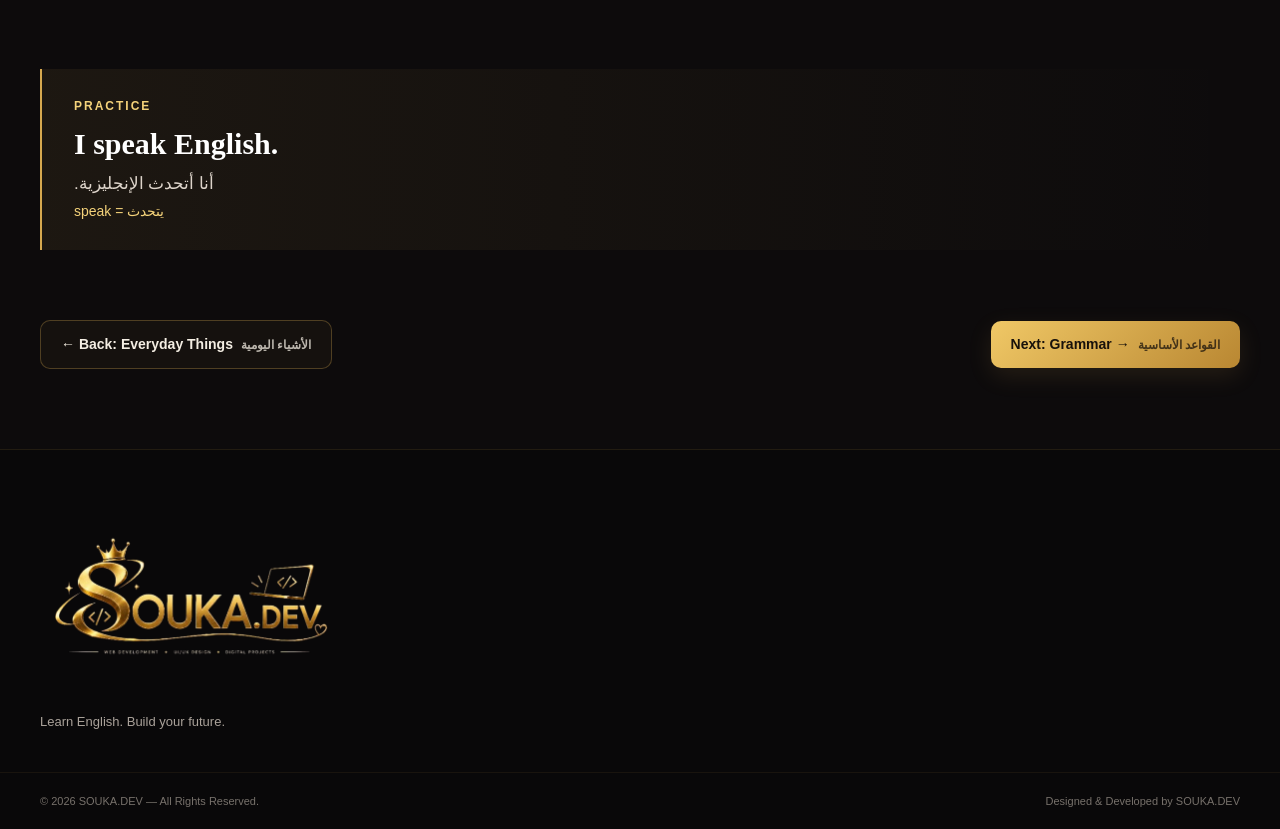
<file: a1-verbs.html>
<!DOCTYPE html>
<html lang="en">

<head>

    <meta charset="UTF-8">

    <meta
        name="viewport"
        content="width=device-width, initial-scale=1.0"
    >

    <title>Verbs | A1 | SOUKA.DEV</title>

    <meta
        name="description"
        content="Learn common English verbs with Arabic meanings, pronunciation, and simple examples."
    >

    <link rel="stylesheet" href="verbs.css">

</head>


<body>


    <!-- =================================
         HEADER
    ================================= -->

    <header class="site-header">

        <div class="container header-content">

            <a
                href="index.html"
                class="logo"
            >

                <img
                    src="logo.png"
                    alt="SOUKA.DEV"
                >

            </a>

        </div>

    </header>



    <!-- =================================
         MAIN
    ================================= -->

    <main>


        <!-- =================================
             LESSON HEADER
        ================================= -->

        <section class="lesson-header">

            <div class="container">

                <a
                    href="a1.html"
                    class="lesson-back"
                >
                    ← Back to A1
                    <span>العودة إلى المستوى الأول</span>
                </a>


                <p class="section-label">
                    A1 • LESSON 08
                </p>


                <h1>
                    Verbs
                </h1>


                <p class="lesson-arabic-title">
                    الأفعال
                </p>


                <p class="lesson-intro">
                    Learn common English verbs with their
                    Arabic meanings, pronunciation, and
                    simple examples.
                </p>


                <p class="lesson-intro-ar">
                    تعلّم الأفعال الإنجليزية الشائعة
                    مع ترجمتها العربية وطريقة نطقها
                    وأمثلة بسيطة.
                </p>

            </div>

        </section>



        <!-- =================================
             VERBS
        ================================= -->

        <section class="lesson-section">

            <div class="container">


                <div class="lesson-section-title">

                    <p class="section-label">
                        VOCABULARY
                    </p>

                    <h2>
                        Common Verbs
                    </h2>

                    <p>
                        الأفعال الشائعة
                    </p>

                </div>



                <div class="verbs-grid">


                    <!-- 01 BE -->

                    <article class="verb-card">

                        <div class="verb-top">

                            <span class="verb-number">
                                01
                            </span>

                            <button
                                class="audio-button"
                                type="button"
                                data-word="be"
                                aria-label="Listen to be"
                            >
                                🔊
                            </button>

                        </div>

                        <h3>be</h3>

                        <p class="arabic-word">
                            يكون
                        </p>

                   

                        <div class="verb-example">
                            <strong>I want to be happy.</strong>
                            <span>أريد أن أكون سعيدًا.</span>
                        </div>

                    </article>



                    <!-- 02 HAVE -->

                    <article class="verb-card">

                        <div class="verb-top">

                            <span class="verb-number">
                                02
                            </span>

                            <button
                                class="audio-button"
                                type="button"
                                data-word="have"
                                aria-label="Listen to have"
                            >
                                🔊
                            </button>

                        </div>

                        <h3>have</h3>

                        <p class="arabic-word">
                            يملك / لديه
                        </p>

                       

                        <div class="verb-example">
                            <strong>I have a book.</strong>
                            <span>لدي كتاب.</span>
                        </div>

                    </article>



                    <!-- 03 DO -->

                    <article class="verb-card">

                        <div class="verb-top">

                            <span class="verb-number">
                                03
                            </span>

                            <button
                                class="audio-button"
                                type="button"
                                data-word="do"
                                aria-label="Listen to do"
                            >
                                🔊
                            </button>

                        </div>

                        <h3>do</h3>

                        <p class="arabic-word">
                            يفعل
                        </p>


                        <div class="verb-example">
                            <strong>I do my work.</strong>
                            <span>أقوم بعملي.</span>
                        </div>

                    </article>



                    <!-- 04 SAY -->

                    <article class="verb-card">

                        <div class="verb-top">

                            <span class="verb-number">
                                04
                            </span>

                            <button
                                class="audio-button"
                                type="button"
                                data-word="say"
                                aria-label="Listen to say"
                            >
                                🔊
                            </button>

                        </div>

                        <h3>say</h3>

                        <p class="arabic-word">
                            يقول
                        </p>

                       

                        <div class="verb-example">
                            <strong>Say your name.</strong>
                            <span>قل اسمك.</span>
                        </div>

                    </article>



                    <!-- 05 GO -->

                    <article class="verb-card">

                        <div class="verb-top">

                            <span class="verb-number">
                                05
                            </span>

                            <button
                                class="audio-button"
                                type="button"
                                data-word="go"
                                aria-label="Listen to go"
                            >
                                🔊
                            </button>

                        </div>

                        <h3>go</h3>

                        <p class="arabic-word">
                            يذهب
                        </p>

                        

                        <div class="verb-example">
                            <strong>I go to school.</strong>
                            <span>أذهب إلى المدرسة.</span>
                        </div>

                    </article>



                    <!-- 06 COME -->

                    <article class="verb-card">

                        <div class="verb-top">

                            <span class="verb-number">
                                06
                            </span>

                            <button
                                class="audio-button"
                                type="button"
                                data-word="come"
                                aria-label="Listen to come"
                            >
                                🔊
                            </button>

                        </div>

                        <h3>come</h3>

                        <p class="arabic-word">
                            يأتي
                        </p>

                        

                        <div class="verb-example">
                            <strong>Come with me.</strong>
                            <span>تعال معي.</span>
                        </div>

                    </article>



                    <!-- 07 GET -->

                    <article class="verb-card">

                        <div class="verb-top">

                            <span class="verb-number">
                                07
                            </span>

                            <button
                                class="audio-button"
                                type="button"
                                data-word="get"
                                aria-label="Listen to get"
                            >
                                🔊
                            </button>

                        </div>

                        <h3>get</h3>

                        <p class="arabic-word">
                            يحصل على
                        </p>


                        <div class="verb-example">
                            <strong>I get a new book.</strong>
                            <span>أحصل على كتاب جديد.</span>
                        </div>

                    </article>



                    <!-- 08 MAKE -->

                    <article class="verb-card">

                        <div class="verb-top">

                            <span class="verb-number">
                                08
                            </span>

                            <button
                                class="audio-button"
                                type="button"
                                data-word="make"
                                aria-label="Listen to make"
                            >
                                🔊
                            </button>

                        </div>

                        <h3>make</h3>

                        <p class="arabic-word">
                            يصنع / يقوم بـ
                        </p>

                       

                        <div class="verb-example">
                            <strong>I make dinner.</strong>
                            <span>أعدّ العشاء.</span>
                        </div>

                    </article>



                    <!-- 09 TAKE -->

                    <article class="verb-card">

                        <div class="verb-top">

                            <span class="verb-number">
                                09
                            </span>

                            <button
                                class="audio-button"
                                type="button"
                                data-word="take"
                                aria-label="Listen to take"
                            >
                                🔊
                            </button>

                        </div>

                        <h3>take</h3>

                        <p class="arabic-word">
                            يأخذ
                        </p>

                       

                        <div class="verb-example">
                            <strong>Take this book.</strong>
                            <span>خذ هذا الكتاب.</span>
                        </div>

                    </article>



                    <!-- 10 GIVE -->

                    <article class="verb-card">

                        <div class="verb-top">

                            <span class="verb-number">
                                10
                            </span>

                            <button
                                class="audio-button"
                                type="button"
                                data-word="give"
                                aria-label="Listen to give"
                            >
                                🔊
                            </button>

                        </div>

                        <h3>give</h3>

                        <p class="arabic-word">
                            يعطي
                        </p>

                      

                        <div class="verb-example">
                            <strong>Give me the pen.</strong>
                            <span>أعطني القلم.</span>
                        </div>

                    </article>



                    <!-- 11 LIKE -->

                    <article class="verb-card">

                        <div class="verb-top">

                            <span class="verb-number">
                                11
                            </span>

                            <button
                                class="audio-button"
                                type="button"
                                data-word="like"
                                aria-label="Listen to like"
                            >
                                🔊
                            </button>

                        </div>

                        <h3>like</h3>

                        <p class="arabic-word">
                            يحب
                        </p>

                      

                        <div class="verb-example">
                            <strong>I like coffee.</strong>
                            <span>أحب القهوة.</span>
                        </div>

                    </article>



                    <!-- 12 LOVE -->

                    <article class="verb-card">

                        <div class="verb-top">

                            <span class="verb-number">
                                12
                            </span>

                            <button
                                class="audio-button"
                                type="button"
                                data-word="love"
                                aria-label="Listen to love"
                            >
                                🔊
                            </button>

                        </div>

                        <h3>love</h3>

                        <p class="arabic-word">
                            يحب / يعشق
                        </p>

                      

                        <div class="verb-example">
                            <strong>I love my family.</strong>
                            <span>أحب عائلتي.</span>
                        </div>

                    </article>



                    <!-- 13 WANT -->

                    <article class="verb-card">

                        <div class="verb-top">

                            <span class="verb-number">
                                13
                            </span>

                            <button
                                class="audio-button"
                                type="button"
                                data-word="want"
                                aria-label="Listen to want"
                            >
                                🔊
                            </button>

                        </div>

                        <h3>want</h3>

                        <p class="arabic-word">
                            يريد
                        </p>

                     

                        <div class="verb-example">
                            <strong>I want water.</strong>
                            <span>أريد الماء.</span>
                        </div>

                    </article>



                    <!-- 14 NEED -->

                    <article class="verb-card">

                        <div class="verb-top">

                            <span class="verb-number">
                                14
                            </span>

                            <button
                                class="audio-button"
                                type="button"
                                data-word="need"
                                aria-label="Listen to need"
                            >
                                🔊
                            </button>

                        </div>

                        <h3>need</h3>

                        <p class="arabic-word">
                            يحتاج
                        </p>

                      

                        <div class="verb-example">
                            <strong>I need help.</strong>
                            <span>أحتاج إلى المساعدة.</span>
                        </div>

                    </article>



                    <!-- 15 THINK -->

                    <article class="verb-card">

                        <div class="verb-top">

                            <span class="verb-number">
                                15
                            </span>

                            <button
                                class="audio-button"
                                type="button"
                                data-word="think"
                                aria-label="Listen to think"
                            >
                                🔊
                            </button>

                        </div>

                        <h3>think</h3>

                        <p class="arabic-word">
                            يفكر / يعتقد
                        </p>

                       

                        <div class="verb-example">
                            <strong>I think so.</strong>
                            <span>أعتقد ذلك.</span>
                        </div>

                    </article>



                    <!-- 16 KNOW -->

                    <article class="verb-card">

                        <div class="verb-top">

                            <span class="verb-number">
                                16
                            </span>

                            <button
                                class="audio-button"
                                type="button"
                                data-word="know"
                                aria-label="Listen to know"
                            >
                                🔊
                            </button>

                        </div>

                        <h3>know</h3>

                        <p class="arabic-word">
                            يعرف
                        </p>

                       

                        <div class="verb-example">
                            <strong>I know the answer.</strong>
                            <span>أعرف الإجابة.</span>
                        </div>

                    </article>



                    <!-- 17 SEE -->

                    <article class="verb-card">

                        <div class="verb-top">

                            <span class="verb-number">
                                17
                            </span>

                            <button
                                class="audio-button"
                                type="button"
                                data-word="see"
                                aria-label="Listen to see"
                            >
                                🔊
                            </button>

                        </div>

                        <h3>see</h3>

                        <p class="arabic-word">
                            يرى
                        </p>

                     

                        <div class="verb-example">
                            <strong>I see a bird.</strong>
                            <span>أرى طائرًا.</span>
                        </div>

                    </article>



                    <!-- 18 LOOK -->

                    <article class="verb-card">

                        <div class="verb-top">

                            <span class="verb-number">
                                18
                            </span>

                            <button
                                class="audio-button"
                                type="button"
                                data-word="look"
                                aria-label="Listen to look"
                            >
                                🔊
                            </button>

                        </div>

                        <h3>look</h3>

                        <p class="arabic-word">
                            ينظر
                        </p>

                       

                        <div class="verb-example">
                            <strong>Look at me.</strong>
                            <span>انظر إليّ.</span>
                        </div>

                    </article>



                    <!-- 19 READ -->

                    <article class="verb-card">

                        <div class="verb-top">

                            <span class="verb-number">
                                19
                            </span>

                            <button
                                class="audio-button"
                                type="button"
                                data-word="read"
                                aria-label="Listen to read"
                            >
                                🔊
                            </button>

                        </div>

                        <h3>read</h3>

                        <p class="arabic-word">
                            يقرأ
                        </p>

                      

                        <div class="verb-example">
                            <strong>I read a book.</strong>
                            <span>أقرأ كتابًا.</span>
                        </div>

                    </article>



                    <!-- 20 WRITE -->

                    <article class="verb-card">

                        <div class="verb-top">

                            <span class="verb-number">
                                20
                            </span>

                            <button
                                class="audio-button"
                                type="button"
                                data-word="write"
                                aria-label="Listen to write"
                            >
                                🔊
                            </button>

                        </div>

                        <h3>write</h3>

                        <p class="arabic-word">
                            يكتب
                        </p>

                    

                        <div class="verb-example">
                            <strong>Write your name.</strong>
                            <span>اكتب اسمك.</span>
                        </div>

                    </article>



                    <!-- 21 LISTEN -->

                    <article class="verb-card">

                        <div class="verb-top">

                            <span class="verb-number">
                                21
                            </span>

                            <button
                                class="audio-button"
                                type="button"
                                data-word="listen"
                                aria-label="Listen to listen"
                            >
                                🔊
                            </button>

                        </div>

                        <h3>listen</h3>

                        <p class="arabic-word">
                            يستمع
                        </p>

                     

                        <div class="verb-example">
                            <strong>Listen to me.</strong>
                            <span>استمع إليّ.</span>
                        </div>

                    </article>



                    <!-- 22 SPEAK -->

                    <article class="verb-card">

                        <div class="verb-top">

                            <span class="verb-number">
                                22
                            </span>

                            <button
                                class="audio-button"
                                type="button"
                                data-word="speak"
                                aria-label="Listen to speak"
                            >
                                🔊
                            </button>

                        </div>

                        <h3>speak</h3>

                        <p class="arabic-word">
                            يتحدث
                        </p>

                    

                        <div class="verb-example">
                            <strong>I speak English.</strong>
                            <span>أتحدث الإنجليزية.</span>
                        </div>

                    </article>



                    <!-- 23 EAT -->

                    <article class="verb-card">

                        <div class="verb-top">

                            <span class="verb-number">
                                23
                            </span>

                            <button
                                class="audio-button"
                                type="button"
                                data-word="eat"
                                aria-label="Listen to eat"
                            >
                                🔊
                            </button>

                        </div>

                        <h3>eat</h3>

                        <p class="arabic-word">
                            يأكل
                        </p>

                        

                        <div class="verb-example">
                            <strong>I eat breakfast.</strong>
                            <span>أتناول الفطور.</span>
                        </div>

                    </article>



                    <!-- 24 DRINK -->

                    <article class="verb-card">

                        <div class="verb-top">

                            <span class="verb-number">
                                24
                            </span>

                            <button
                                class="audio-button"
                                type="button"
                                data-word="drink"
                                aria-label="Listen to drink"
                            >
                                🔊
                            </button>

                        </div>

                        <h3>drink</h3>

                        <p class="arabic-word">
                            يشرب
                        </p>

                     

                        <div class="verb-example">
                            <strong>Drink some water.</strong>
                            <span>اشرب بعض الماء.</span>
                        </div>

                    </article>



                    <!-- 25 SLEEP -->

                    <article class="verb-card">

                        <div class="verb-top">

                            <span class="verb-number">
                                25
                            </span>

                            <button
                                class="audio-button"
                                type="button"
                                data-word="sleep"
                                aria-label="Listen to sleep"
                            >
                                🔊
                            </button>

                        </div>

                        <h3>sleep</h3>

                        <p class="arabic-word">
                            ينام
                        </p>

                      

                        <div class="verb-example">
                            <strong>I sleep at night.</strong>
                            <span>أنام في الليل.</span>
                        </div>

                    </article>



                    <!-- 26 WAKE UP -->

                    <article class="verb-card">

                        <div class="verb-top">

                            <span class="verb-number">
                                26
                            </span>

                            <button
                                class="audio-button"
                                type="button"
                                data-word="wake up"
                                aria-label="Listen to wake up"
                            >
                                🔊
                            </button>

                        </div>

                        <h3>wake up</h3>

                        <p class="arabic-word">
                            يستيقظ
                        </p>

                        

                        <div class="verb-example">
                            <strong>I wake up early.</strong>
                            <span>أستيقظ مبكرًا.</span>
                        </div>

                    </article>



                    <!-- 27 WASH -->

                    <article class="verb-card">

                        <div class="verb-top">

                            <span class="verb-number">
                                27
                            </span>

                            <button
                                class="audio-button"
                                type="button"
                                data-word="wash"
                                aria-label="Listen to wash"
                            >
                                🔊
                            </button>

                        </div>

                        <h3>wash</h3>

                        <p class="arabic-word">
                            يغسل
                        </p>

                       

                        <div class="verb-example">
                            <strong>Wash your hands.</strong>
                            <span>اغسل يديك.</span>
                        </div>

                    </article>



                    <!-- 28 CLEAN -->

                    <article class="verb-card">

                        <div class="verb-top">

                            <span class="verb-number">
                                28
                            </span>

                            <button
                                class="audio-button"
                                type="button"
                                data-word="clean"
                                aria-label="Listen to clean"
                            >
                                🔊
                            </button>

                        </div>

                        <h3>clean</h3>

                        <p class="arabic-word">
                            ينظف
                        </p>

                      

                        <div class="verb-example">
                            <strong>Clean your room.</strong>
                            <span>نظف غرفتك.</span>
                        </div>

                    </article>



                    <!-- 29 OPEN -->

                    <article class="verb-card">

                        <div class="verb-top">

                            <span class="verb-number">
                                29
                            </span>

                            <button
                                class="audio-button"
                                type="button"
                                data-word="open"
                                aria-label="Listen to open"
                            >
                                🔊
                            </button>

                        </div>

                        <h3>open</h3>

                        <p class="arabic-word">
                            يفتح
                        </p>

                      

                        <div class="verb-example">
                            <strong>Open the door.</strong>
                            <span>افتح الباب.</span>
                        </div>

                    </article>



                    <!-- 30 CLOSE -->

                    <article class="verb-card">

                        <div class="verb-top">

                            <span class="verb-number">
                                30
                            </span>

                            <button
                                class="audio-button"
                                type="button"
                                data-word="close"
                                aria-label="Listen to close"
                            >
                                🔊
                            </button>

                        </div>

                        <h3>close</h3>

                        <p class="arabic-word">
                            يغلق
                        </p>

                    

                        <div class="verb-example">
                            <strong>Close the window.</strong>
                            <span>أغلق النافذة.</span>
                        </div>

                    </article>



                    <!-- 31 PLAY -->

                    <article class="verb-card">

                        <div class="verb-top">

                            <span class="verb-number">
                                31
                            </span>

                            <button
                                class="audio-button"
                                type="button"
                                data-word="play"
                                aria-label="Listen to play"
                            >
                                🔊
                            </button>

                        </div>

                        <h3>play</h3>

                        <p class="arabic-word">
                            يلعب
                        </p>

                        

                        <div class="verb-example">
                            <strong>I play football.</strong>
                            <span>ألعب كرة القدم.</span>
                        </div>

                    </article>



                    <!-- 32 STUDY -->

                    <article class="verb-card">

                        <div class="verb-top">

                            <span class="verb-number">
                                32
                            </span>

                            <button
                                class="audio-button"
                                type="button"
                                data-word="study"
                                aria-label="Listen to study"
                            >
                                🔊
                            </button>

                        </div>

                        <h3>study</h3>

                        <p class="arabic-word">
                            يدرس
                        </p>

                     
                        <div class="verb-example">
                            <strong>I study English.</strong>
                            <span>أدرس الإنجليزية.</span>
                        </div>

                    </article>



                    <!-- 33 WORK -->

                    <article class="verb-card">

                        <div class="verb-top">

                            <span class="verb-number">
                                33
                            </span>

                            <button
                                class="audio-button"
                                type="button"
                                data-word="work"
                                aria-label="Listen to work"
                            >
                                🔊
                            </button>

                        </div>

                        <h3>work</h3>

                        <p class="arabic-word">
                            يعمل
                        </p>

                     

                        <div class="verb-example">
                            <strong>I work every day.</strong>
                            <span>أعمل كل يوم.</span>
                        </div>

                    </article>



                    <!-- 34 HELP -->

                    <article class="verb-card">

                        <div class="verb-top">

                            <span class="verb-number">
                                34
                            </span>

                            <button
                                class="audio-button"
                                type="button"
                                data-word="help"
                                aria-label="Listen to help"
                            >
                                🔊
                            </button>

                        </div>

                        <h3>help</h3>

                        <p class="arabic-word">
                            يساعد
                        </p>

                    

                        <div class="verb-example">
                            <strong>Help me, please.</strong>
                            <span>ساعدني، من فضلك.</span>
                        </div>

                    </article>



                    <!-- 35 WAIT -->

                    <article class="verb-card">

                        <div class="verb-top">

                            <span class="verb-number">
                                35
                            </span>

                            <button
                                class="audio-button"
                                type="button"
                                data-word="wait"
                                aria-label="Listen to wait"
                            >
                                🔊
                            </button>

                        </div>

                        <h3>wait</h3>

                        <p class="arabic-word">
                            ينتظر
                        </p>

                        

                        <div class="verb-example">
                            <strong>Wait for me.</strong>
                            <span>انتظرني.</span>
                        </div>

                    </article>



                    <!-- 36 TRY -->

                    <article class="verb-card">

                        <div class="verb-top">

                            <span class="verb-number">
                                36
                            </span>

                            <button
                                class="audio-button"
                                type="button"
                                data-word="try"
                                aria-label="Listen to try"
                            >
                                🔊
                            </button>

                        </div>

                        <h3>try</h3>

                        <p class="arabic-word">
                            يحاول
                        </p>

                       

                        <div class="verb-example">
                            <strong>Try again.</strong>
                            <span>حاول مرة أخرى.</span>
                        </div>

                    </article>


                </div>

            </div>

        </section>



        <!-- =================================
             EXAMPLE
        ================================== -->

        <section class="lesson-example">

            <div class="container">

                <div class="example-box">

                    <p class="section-label">
                        PRACTICE
                    </p>

                    <h2>
                        I speak English.
                    </h2>

                    <p class="example-arabic">
                        أنا أتحدث الإنجليزية.
                    </p>

                    <p class="example-note">
                        speak = يتحدث
                    </p>

                </div>

            </div>

        </section>



        <!-- =================================
             LESSON NAVIGATION
        ================================= -->

        <section class="lesson-navigation">

            <div class="container">

                <a
                    href="a1-everyday-things.html"
                    class="btn btn-secondary"
                >
                   ← Back: Everyday Things  
                    <span> الأشياء اليومية </span>
                </a>

                <a
                    href="a1-grammar.html"
                    class="btn btn-primary"
                >
                    Next: Grammar →
                    <span> القواعد الأساسية </span>
                </a>

            </div>

        </section>


    </main>



    <!-- =================================
         FOOTER
    ================================= -->

    <footer class="site-footer">

        <div class="container footer-content">

            <div class="footer-brand">

                <img
                    src="logo.png"
                    alt="SOUKA.DEV"
                >

                <p>
                    Learn English. Build your future.
                </p>

            </div>

        </div>


        <div class="footer-bottom">

            <p>
                © 2026 SOUKA.DEV — All Rights Reserved.
            </p>

            <p>
                Designed &amp; Developed by SOUKA.DEV
            </p>

        </div>

    </footer>



    <script src="script.js"></script>

</body>

</html>
</file>
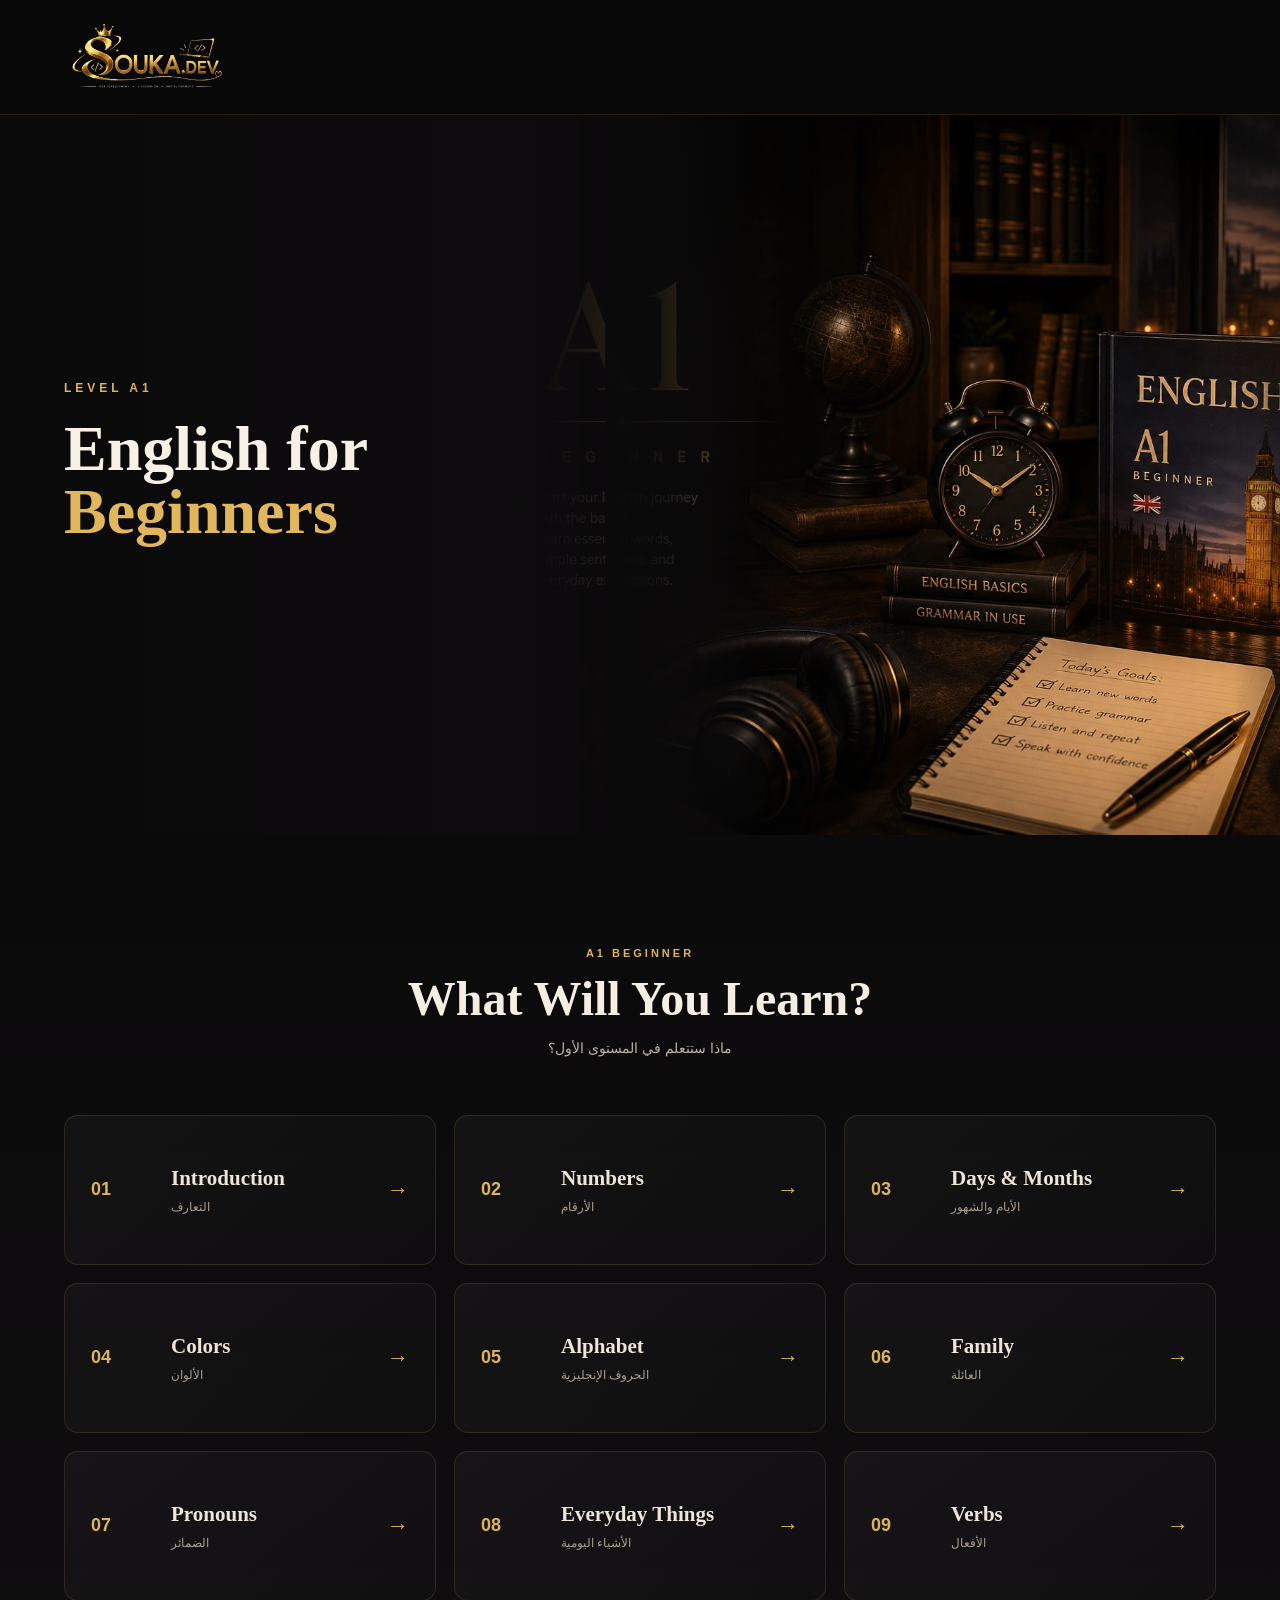
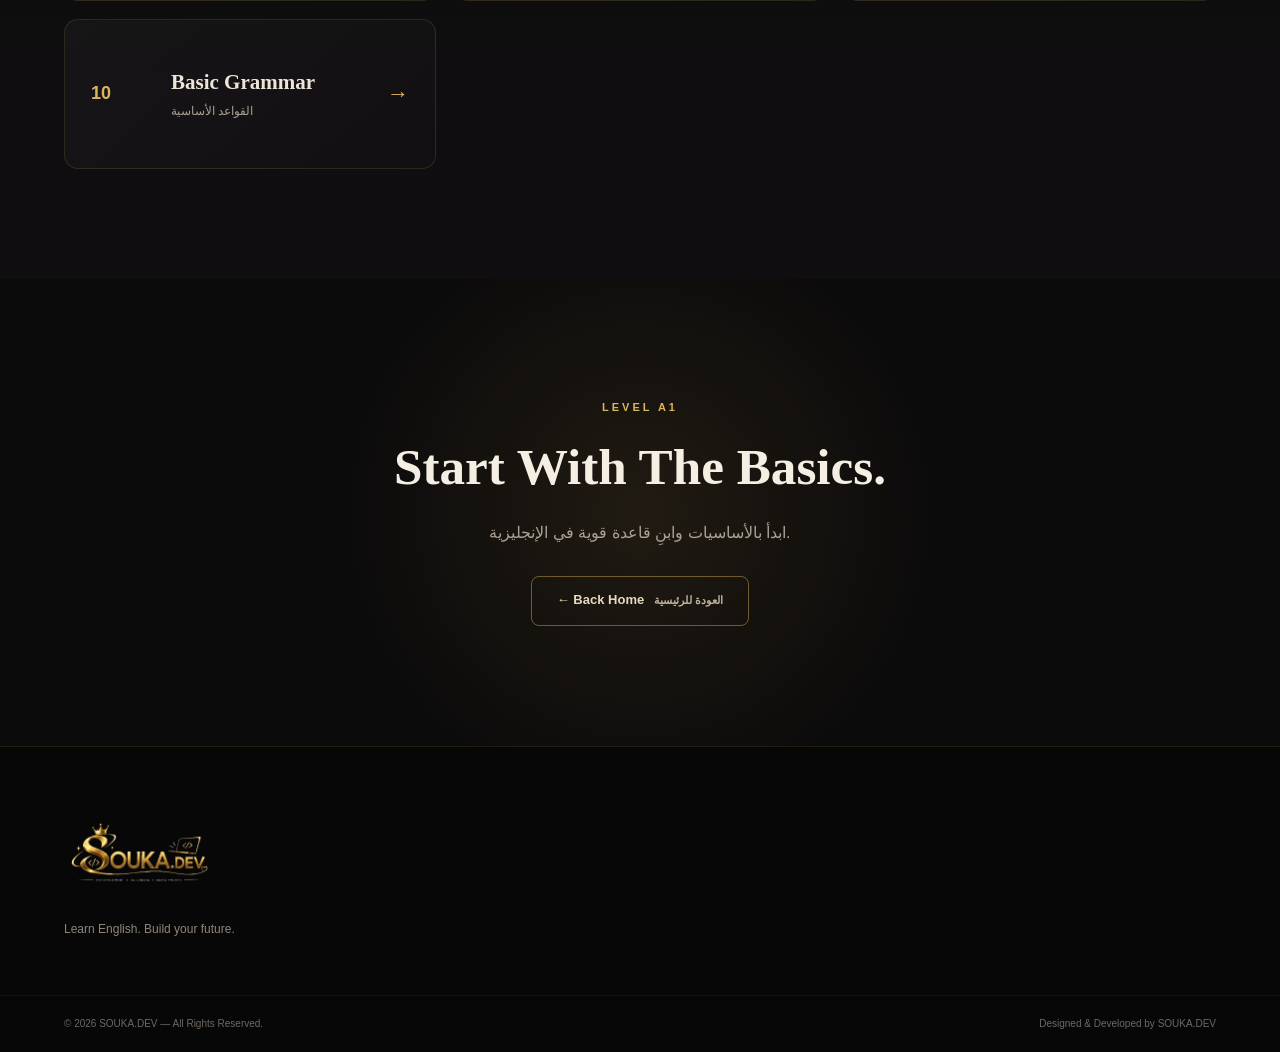
<file: a1.html>
<!DOCTYPE html>
<html lang="en">

<head>

    <meta charset="UTF-8">

    <meta
        name="viewport"
        content="width=device-width, initial-scale=1.0"
    >

    <title>A1 Beginner | SOUKA.DEV</title>

    <meta
        name="description"
        content="A1 Beginner English lessons by SOUKA.DEV."
    >

    <link rel="stylesheet" href="style.css">

</head>


<body>


    <!-- =================================
         HEADER
    ================================== -->

    <header class="site-header">

        <div class="container header-content">


            <a href="index.html" class="logo">

                <img
                    src="logo.png"
                    alt="SOUKA.DEV"
                >

            </a>


            


            <button
                class="menu-button"
                type="button"
                aria-label="Open menu"
                aria-expanded="false"
            >
                ☰
            </button>


        </div>

    </header>



    <!-- =================================
         A1 HERO
    ================================== -->

    <main>

        <section class="hero a1-hero">

            <div class="container hero-content">


                <div class="hero-text">

                    <p class="hero-label">
                        LEVEL A1
                    </p>


                    <h1>

                        English for

                        <br>

                        <span>Beginners</span>

                    </h1>


                    
                   

                </div>



                <div class="hero-image">

                    <img
                        src="a1-hero.jpeg"
                        alt="A1 English learning"
                    >

                </div>


            </div>

        </section>



        <!-- =================================
             LESSON CATEGORIES
        ================================== -->

        <section
            class="levels-section"
            id="lessons"
        >

            <div class="container">


                <div class="section-heading">

                    <p class="section-label">
                        A1 BEGINNER
                    </p>


                    <h2>
                        What Will You Learn?
                    </h2>


                    <p>
                        ماذا ستتعلم في المستوى الأول؟
                    </p>

                </div>



                <div class="levels-grid">




                    <a
                        href="a1.introduction.html"
                        class="level-card level-a1"
                    >

                        <div class="level-number">
                            01
                        </div>


                        <div class="level-info">

                            <h3>
                                Introduction
                            </h3>

                            <p>
                                التعارف
                            </p>

                        </div>


                        <span class="card-arrow">
                            →
                        </span>

                    </a>


                    
                    <!-- NUMBERS -->

                    <a
                        href="a1-numbers.html"
                        class="level-card level-a1"
                    >

                        <div class="level-number">
                         02
                        </div>


                        <div class="level-info">

                            <h3>
                                Numbers
                            </h3>

                            <p>
                                الأرقام
                            </p>

                        </div>


                        <span class="card-arrow">
                            →
                        </span>

                    </a>



                     <!-- DAYS & MONTHS -->

                    <a
                        href="a1-days.html"
                        class="level-card level-b1"
                    >

                        <div class="level-number">
                           03
                        </div>


                        <div class="level-info">

                            <h3>
                                Days & Months
                            </h3>

                            <p>
                                الأيام والشهور
                            </p>

                        </div>


                        <span class="card-arrow">
                            →
                        </span>

                    </a>



                     <!-- COLORS -->

                    <a
                        href="a1-colors.html"
                        class="level-card level-b1"
                    >

                        <div class="level-number">
                            04
                        </div>


                        <div class="level-info">

                            <h3>
                                Colors
                            </h3>

                            <p>
                                الألوان
                            </p>

                        </div>


                        <span class="card-arrow">
                            →
                        </span>

                    </a>

                    
                    <!-- ALPHABET -->

                    <a
                        href="a1-alphabet.html"
                        class="level-card level-a2"
                    >

                        <div class="level-number">
                            05
                        </div>


                        <div class="level-info">

                            <h3>
                                Alphabet
                            </h3>

                            <p>
                                الحروف الإنجليزية
                            </p>

                        </div>


                        <span class="card-arrow">
                            →
                        </span>

                    </a>



                    <!-- FAMILY -->

                    <a
                        href="a1-family.html"
                        class="level-card level-c2"
                    >

                        <div class="level-number">
                            06
                        </div>


                        <div class="level-info">

                            <h3>
                                Family
                            </h3>

                            <p>
                                العائلة
                            </p>

                        </div>


                        <span class="card-arrow">
                            →
                        </span>

                    </a>


                
                     <a
                        href="1a.pronouns.html"
                        class="level-card level-c2"
                    >

                        <div class="level-number">
                            07
                        </div>


                        <div class="level-info">

                            <h3>
                                Pronouns
                            </h3>

                            <p>
                                الضمائر
                            </p>

                        </div>


                        <span class="card-arrow">
                            →
                        </span>

                    </a>



                    <a
                        href="a1-everyday-things.html"
                        class="level-card level-c2"
                    >

                        <div class="level-number">
                            08
                        </div>


                        <div class="level-info">

                            <h3>
                                Everyday Things
                            </h3>

                            <p>
                                الأشياء اليومية
                            </p>

                        </div>


                        <span class="card-arrow">
                            →
                        </span>

                    </a>




                             <a
                        href="a1-verbs.html"
                        class="level-card level-c2"
                    >

                        <div class="level-number">
                            09
                        </div>


                        <div class="level-info">

                            <h3>
                                Verbs
                            </h3>

                            <p>
                                الأفعال
                            </p>

                        </div>


                        <span class="card-arrow">
                            →
                        </span>

                    </a>

                    
                    <!-- GRAMMAR -->

                    <a
                        href="a1-grammar.html"
                        class="level-card level-c2"
                    >

                        <div class="level-number">
                            10
                        </div>


                        <div class="level-info">

                            <h3>
                                Basic Grammar
                            </h3>

                            <p>
                                القواعد الأساسية
                            </p>

                        </div>


                        <span class="card-arrow">
                            →
                        </span>

                    </a>




                    

                   


                </div>

            </div>

        </section>



        <!-- =================================
             CTA
        ================================== -->

        <section class="cta-section">

            <div class="container cta-content">

                <p class="section-label">
                    LEVEL A1
                </p>


                <h2>
                    Start With The Basics.
                </h2>


                <p>
                    ابدأ بالأساسيات وابنِ قاعدة قوية في الإنجليزية.
                </p>


                <a
                    href="index.html"
                    class="btn btn-secondary"
                >

                    ← Back Home

                    <span>
                        العودة للرئيسية
                    </span>

                </a>

            </div>

        </section>


    </main>



    <!-- =================================
         FOOTER
    ================================== -->

    <footer class="site-footer">

        <div class="container footer-content">


            <div class="footer-brand">

                <img
                    src="logo.png"
                    alt="SOUKA.DEV"
                >

                <p>
                    Learn English. Build your future.
                </p>

            </div>


         


        </div>


        <div class="footer-bottom">

            <p>
                © 2026 SOUKA.DEV — All Rights Reserved.
            </p>


            <p>
                Designed & Developed by SOUKA.DEV
            </p>

        </div>

    </footer>



    <!-- JAVASCRIPT -->

    <script src="script.js"></script>


</body>

</html>
</file>
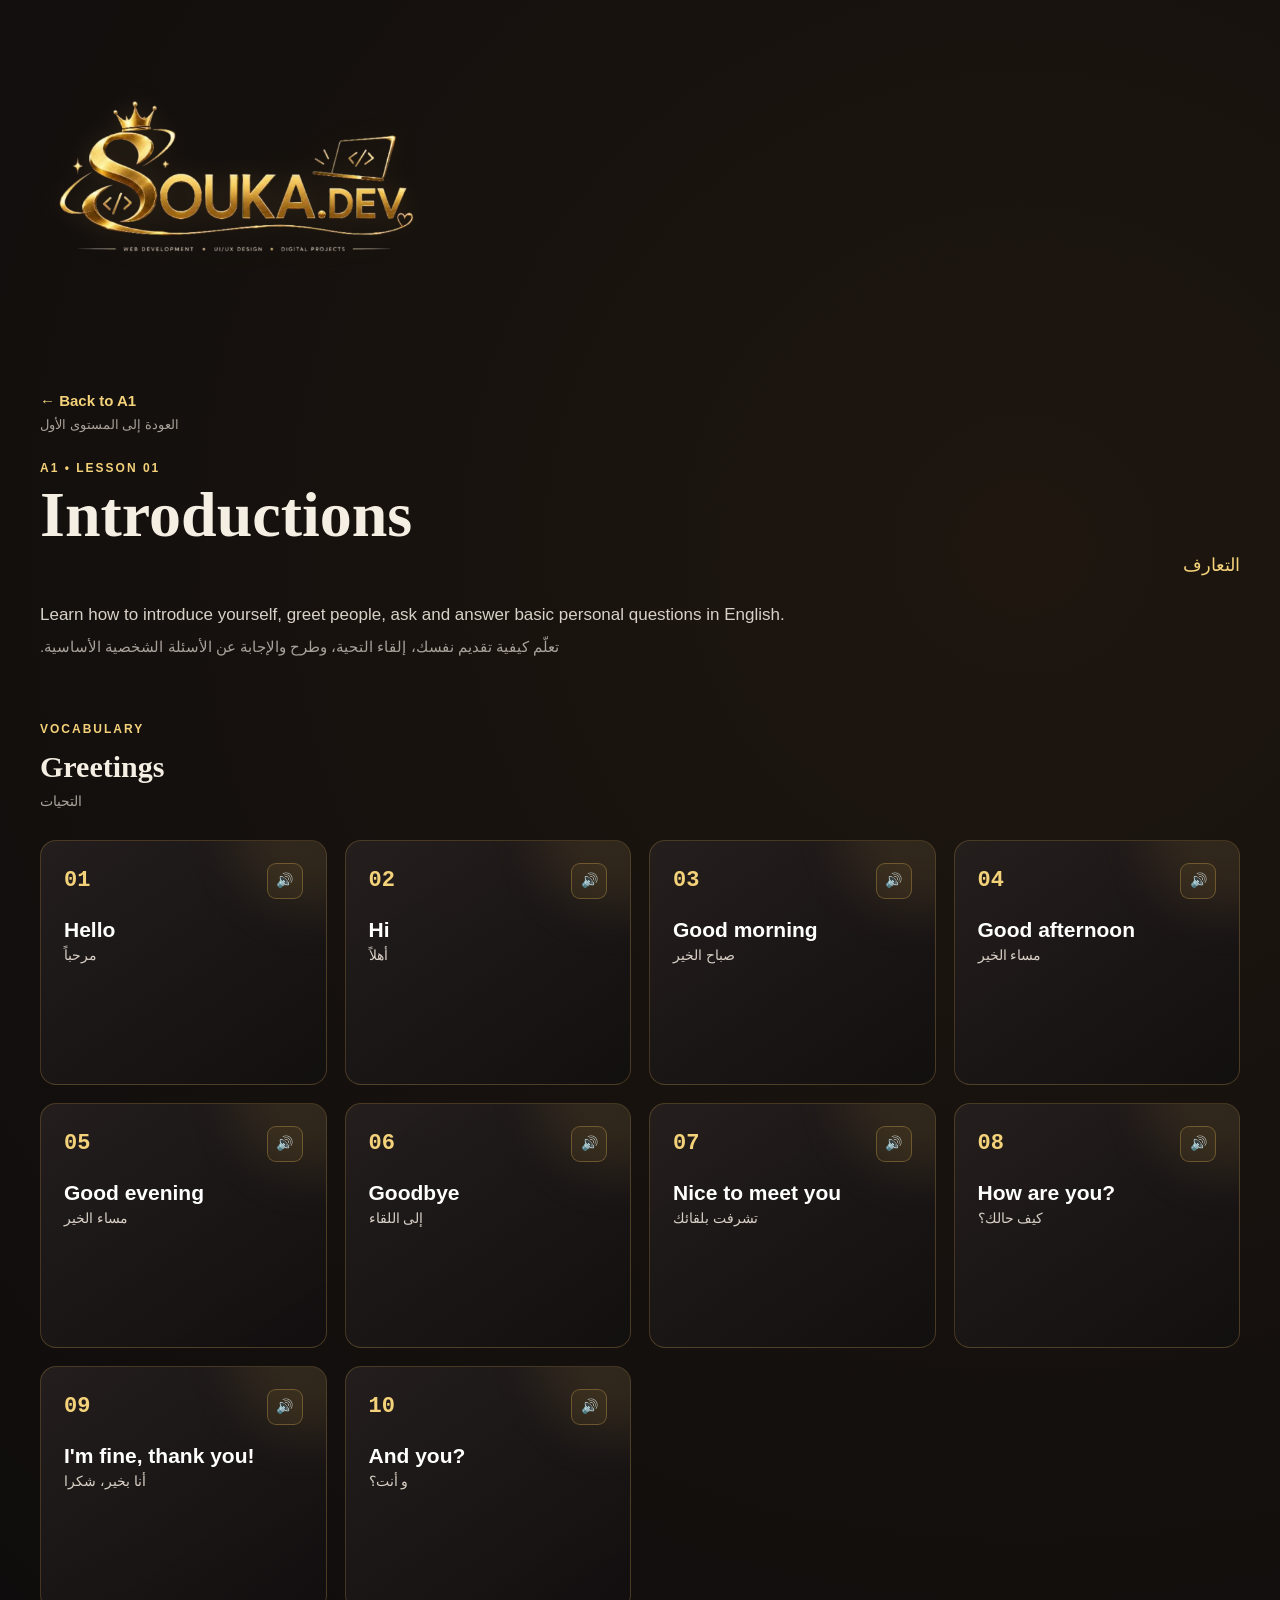
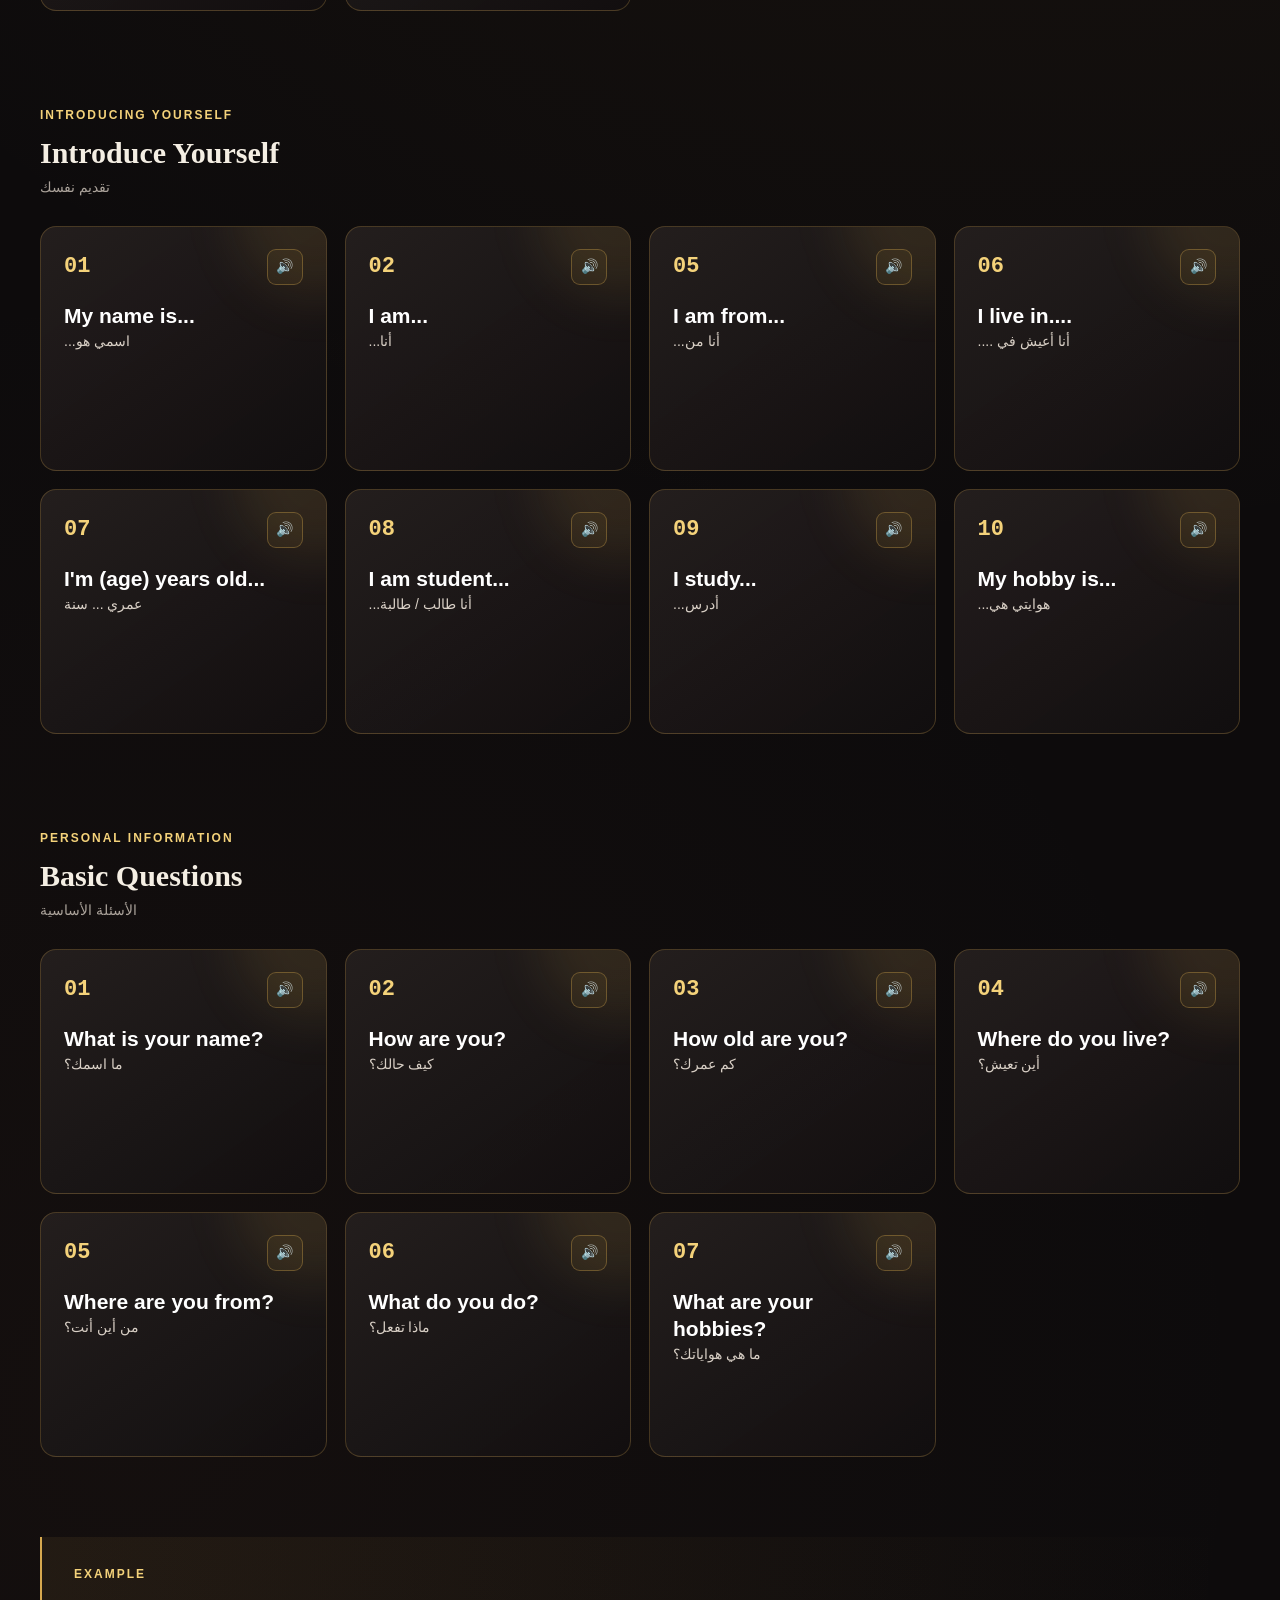
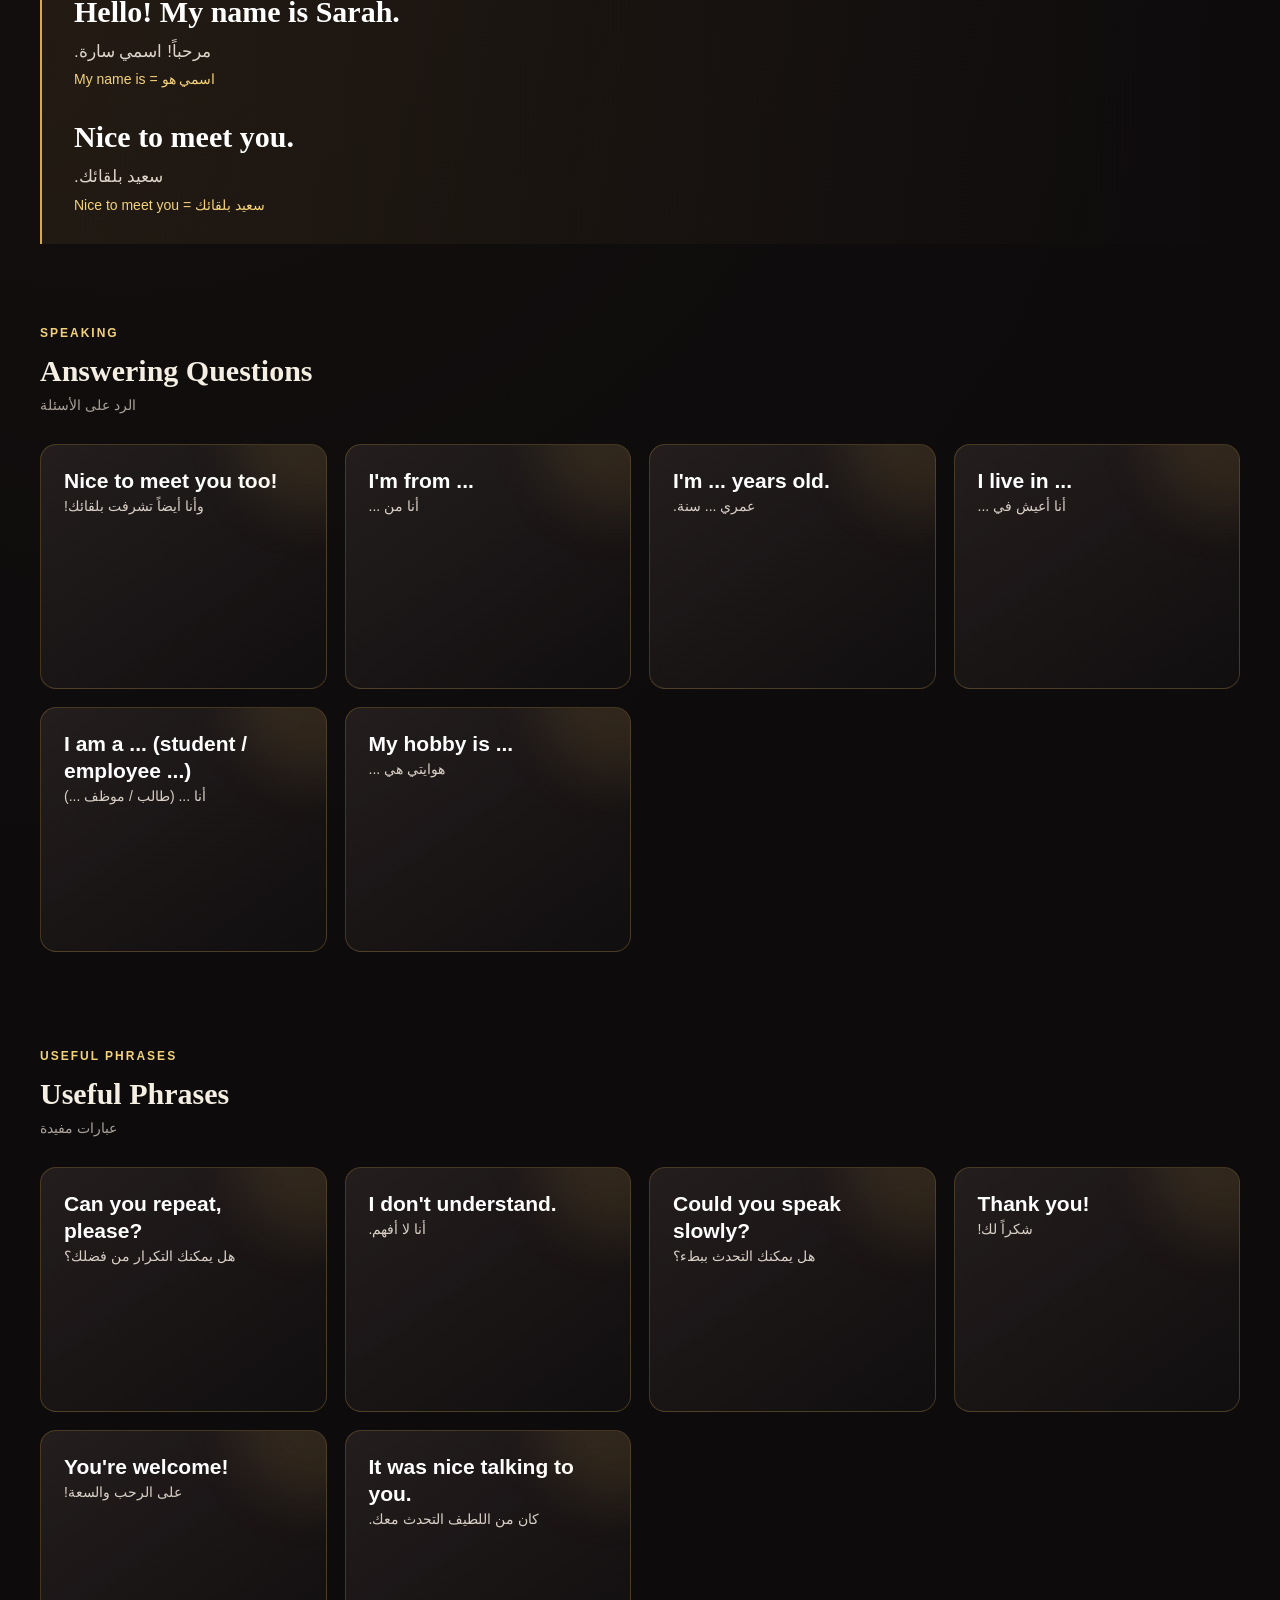
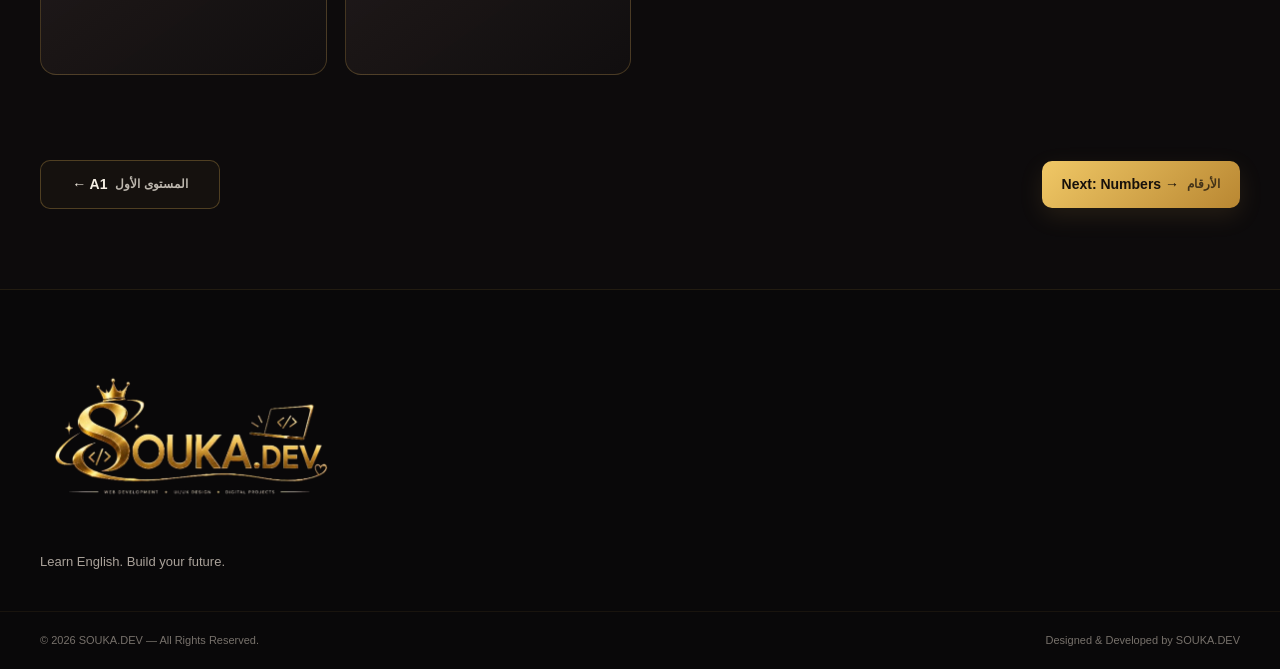
<file: a1.introduction.html>
<!DOCTYPE html>
<html lang="en">

<head>

    <meta charset="UTF-8">

    <meta
        name="viewport"
        content="width=device-width, initial-scale=1.0"
    >

    <title>Introductions | A1 | SOUKA.DEV</title>

    <meta
        name="description"
        content="Learn basic English introductions, greetings and personal information with Arabic meanings and pronunciation."
    >

    <link rel="stylesheet" href="introductions.css">

</head>


<body>


    <!-- =================================
         HEADER
    ================================= -->

    <header class="site-header">

        <div class="container header-content">

            <a href="index.html" class="logo">

                <img
                    src="logo.png"
                    alt="SOUKA.DEV"
                >

            </a>


             

        </div>

    </header>



    <!-- =================================
         MAIN
    ================================= -->

    <main>


        <!-- =================================
             LESSON HEADER
        ================================= -->

        <section class="lesson-header">

            <div class="container">

                <a
                    href="a1.html"
                    class="lesson-back"
                >
                    ← Back to A1
                    <span>العودة إلى المستوى الأول</span>
                </a>


                <p class="section-label">
                    A1 • LESSON 01
                </p>


                <h1>
                    Introductions
                </h1>


                <p class="lesson-arabic-title">
                    التعارف
                </p>


                <p class="lesson-intro">
                    Learn how to introduce yourself,
                    greet people, ask and answer basic
                    personal questions in English.
                </p>


                <p class="lesson-intro-ar">
                    تعلّم كيفية تقديم نفسك، إلقاء التحية،
                    وطرح والإجابة عن الأسئلة الشخصية الأساسية.
                </p>

            </div>

        </section>



        <!-- =================================
             GREETINGS
        ================================= -->

        <section class="lesson-section">

            <div class="container">

                <div class="lesson-section-title">

                    <p class="section-label">
                        VOCABULARY
                    </p>

                    <h2>
                        Greetings
                    </h2>

                    <p>
                        التحيات
                    </p>

                </div>


                <div class="numbers-grid">


                    <!-- Hello -->

                    <article class="number-card">

                        <div class="number-top">

                            <span class="number-digit">
                                01
                            </span>

                            <button
                                class="audio-button"
                                type="button"
                                data-word="Hello"
                                aria-label="Listen to Hello"
                            >
                                🔊
                            </button>

                        </div>

                        <h3>
                            Hello
                        </h3>

                        <p class="arabic-word">
                            مرحباً
                        </p>

                       

                    </article>



                    <!-- Hi -->

                    <article class="number-card">

                        <div class="number-top">

                            <span class="number-digit">
                                02
                            </span>

                            <button
                                class="audio-button"
                                type="button"
                                data-word="Hi"
                                aria-label="Listen to Hi"
                            >
                                🔊
                            </button>

                        </div>

                        <h3>
                            Hi
                        </h3>

                        <p class="arabic-word">
                            أهلاً
                        </p>

                        

                    </article>



                    <!-- Good morning -->

                    <article class="number-card">

                        <div class="number-top">

                            <span class="number-digit">
                                03
                            </span>

                            <button
                                class="audio-button"
                                type="button"
                                data-word="Good morning"
                                aria-label="Listen to Good morning"
                            >
                                🔊
                            </button>

                        </div>

                        <h3>
                            Good morning
                        </h3>

                        <p class="arabic-word">
                            صباح الخير
                        </p>

                        

                    </article>



                    <!-- Good afternoon -->

                    <article class="number-card">

                        <div class="number-top">

                            <span class="number-digit">
                                04
                            </span>

                            <button
                                class="audio-button"
                                type="button"
                                data-word="Good afternoon"
                                aria-label="Listen to Good afternoon"
                            >
                                🔊
                            </button>

                        </div>

                        <h3>
                            Good afternoon
                        </h3>

                        <p class="arabic-word">
                            مساء الخير
                        </p>

                        

                    </article>



                    <!-- Good evening -->

                    <article class="number-card">

                        <div class="number-top">

                            <span class="number-digit">
                                05
                            </span>

                            <button
                                class="audio-button"
                                type="button"
                                data-word="Good evening"
                                aria-label="Listen to Good evening"
                            >
                                🔊
                            </button>

                        </div>

                        <h3>
                            Good evening
                        </h3>

                        <p class="arabic-word">
                            مساء الخير
                        </p>

                        

                    </article>



                    <!-- Goodbye -->

                    <article class="number-card">

                        <div class="number-top">

                            <span class="number-digit">
                                06
                            </span>

                            <button
                                class="audio-button"
                                type="button"
                                data-word="Goodbye"
                                aria-label="Listen to Goodbye"
                            >
                                🔊
                            </button>

                        </div>

                        <h3>
                            Goodbye
                        </h3>

                        <p class="arabic-word">
                            إلى اللقاء
                        </p>

                        

                    </article>



                </article>



               
                <article class="number-card">

                    <div class="number-top">

                        <span class="number-digit">
                            07
                        </span>

                        <button
                            class="audio-button"
                            type="button"
                            data-word="Nice to meet you"
                            aria-label="Listen to Goodbye"
                        >
                            🔊
                        </button>

                    </div>

                    <h3>
                        Nice to meet you
                    </h3>

                    <p class="arabic-word">
                         تشرفت بلقائك
                    </p>

                    

                </article>



            </article>



           

            <article class="number-card">

                <div class="number-top">

                    <span class="number-digit">
                        08
                    </span>

                    <button
                        class="audio-button"
                        type="button"
                        data-word="How are you?"
                        aria-label="Listen to Goodbye"
                    >
                        🔊
                    </button>

                </div>

                <h3>
                    How are you?
                </h3>

                <p class="arabic-word">
                    كيف حالك؟
                </p>

                

            </article>



            <article class="number-card">

                <div class="number-top">

                    <span class="number-digit">
                       09
                    </span>

                    <button
                        class="audio-button"
                        type="button"
                        data-word="I'm fine, thank you!"
                        aria-label="Listen to Goodbye"
                    >
                        🔊
                    </button>

                </div>

                <h3>
                    I'm fine, thank you!
                </h3>

                <p class="arabic-word">
                   أنا بخير، شكرا
                </p>

                

            </article>



            <article class="number-card">

                <div class="number-top">

                    <span class="number-digit">
                        10
                    </span>

                    <button
                        class="audio-button"
                        type="button"
                        data-word="And you?"
                        aria-label="Listen to Goodbye"
                    >
                        🔊
                    </button>

                </div>

                <h3>
                    And you?
                </h3>

                <p class="arabic-word">
                    و أنت؟
                </p>

                
                </div>

            </div>

        </section>






        <!-- =================================
             INTRODUCING YOURSELF
        ================================= -->

        <section class="lesson-section">

            <div class="container">

                <div class="lesson-section-title">

                    <p class="section-label">
                        INTRODUCING YOURSELF
                    </p>

                    <h2>
                        Introduce Yourself
                    </h2>

                    <p>
                        تقديم نفسك
                    </p>

                </div>


                <div class="numbers-grid">


                    <!-- My name is -->

                    <article class="number-card">

                        <div class="number-top">

                            <span class="number-digit">
                                01
                            </span>

                            <button
                                class="audio-button"
                                type="button"
                                data-word="My name is"
                                aria-label="Listen to My name is"
                            >
                                🔊
                            </button>

                        </div>

                        <h3>
                            My name is...
                        </h3>

                        <p class="arabic-word">
                            اسمي هو...
                        </p>

                        

                    </article>



                    <!-- I am -->

                    <article class="number-card">

                        <div class="number-top">

                            <span class="number-digit">
                                02
                            </span>

                            <button
                                class="audio-button"
                                type="button"
                                data-word="I am"
                                aria-label="Listen to I am"
                            >
                                🔊
                            </button>

                        </div>

                        <h3>
                            I am...
                        </h3>

                        <p class="arabic-word">
                            أنا...
                        </p>

                       

                    </article>



                    


                    <!-- I am from -->

                    <article class="number-card">

                        <div class="number-top">

                            <span class="number-digit">
                                05
                            </span>

                            <button
                                class="audio-button"
                                type="button"
                                data-word="I am from"
                                aria-label="Listen to I am from"
                            >
                                🔊
                            </button>

                        </div>

                        <h3>
                            I am from...
                        </h3>

                        <p class="arabic-word">
                            أنا من...
                        </p>

                        
                    </article>




                    <article class="number-card">

                        <div class="number-top">

                            <span class="number-digit">
                                06
                            </span>

                            <button
                                class="audio-button"
                                type="button"
                                data-word="I live in"
                                aria-label="Listen to I am from"
                            >
                                🔊
                            </button>

                        </div>

                        <h3>
                           I live in....
                        </h3>

                        <p class="arabic-word">
                            أنا أعيش في ....
                        </p>

                        
                    </article>



                    <article class="number-card">

                        <div class="number-top">

                            <span class="number-digit">
                                07
                            </span>

                            <button
                                class="audio-button"
                                type="button"
                                data-word="I'm (age) years old"
                                aria-label="Listen to I am from"
                            >
                                🔊
                            </button>

                        </div>

                        <h3>
                            I'm (age) years old...
                        </h3>

                        <p class="arabic-word">
                            عمري ... سنة
                        </p>

                        
                    </article>



                    <article class="number-card">

                        <div class="number-top">

                            <span class="number-digit">
                                08
                            </span>

                            <button
                                class="audio-button"
                                type="button"
                                data-word="I am student"
                                aria-label="Listen to I am from"
                            >
                                🔊
                            </button>

                        </div>

                        <h3>
                            I am student...
                        </h3>

                        <p class="arabic-word">
                            أنا طالب / طالبة...
                        </p>

                        
                    </article>



                    <article class="number-card">

                        <div class="number-top">

                            <span class="number-digit">
                                09
                            </span>

                            <button
                                class="audio-button"
                                type="button"
                                data-word="I study"
                                aria-label="Listen to I am from"
                            >
                                🔊
                            </button>

                        </div>

                        <h3>
                            I study...
                        </h3>

                        <p class="arabic-word">
                           أدرس...
                        </p>

                        
                    </article>




                    <article class="number-card">

                        <div class="number-top">

                            <span class="number-digit">
                                10
                            </span>

                            <button
                                class="audio-button"
                                type="button"
                                data-word="My hobby is"
                                aria-label="Listen to I am from"
                            >
                                🔊
                            </button>

                        </div>

                        <h3>
                            My hobby is...
                        </h3>

                        <p class="arabic-word">
                            هوايتي هي...
                        </p>

                        
                    </article>
                </div>

            </div>

        </section>



        <!-- =================================
             PERSONAL INFORMATION
        ================================= -->

        <section class="lesson-section">

            <div class="container">

                <div class="lesson-section-title">

                    <p class="section-label">
                        PERSONAL INFORMATION
                    </p>

                    <h2>
                        Basic Questions
                    </h2>

                    <p>
                        الأسئلة الأساسية
                    </p>

                </div>


                <div class="numbers-grid">


                    <!-- What is your name -->

                    <article class="number-card">

                        <div class="number-top">

                            <span class="number-digit">
                                01
                            </span>

                            <button
                                class="audio-button"
                                type="button"
                                data-word="What is your name"
                                aria-label="Listen to What is your name"
                            >
                                🔊
                            </button>

                        </div>

                        <h3>
                            What is your name?
                        </h3>

                        <p class="arabic-word">
                            ما اسمك؟
                        </p>

                        

                    </article>



                    <!-- How are you -->

                    <article class="number-card">

                        <div class="number-top">

                            <span class="number-digit">
                                02
                            </span>

                            <button
                                class="audio-button"
                                type="button"
                                data-word="How are you"
                                aria-label="Listen to How are you"
                            >
                                🔊
                            </button>

                        </div>

                        <h3>
                            How are you?
                        </h3>

                        <p class="arabic-word">
                            كيف حالك؟
                        </p>

                       
                    </article>



                    <!-- How old are you -->

                    <article class="number-card">

                        <div class="number-top">

                            <span class="number-digit">
                                03
                            </span>

                            <button
                                class="audio-button"
                                type="button"
                                data-word="How old are you"
                                aria-label="Listen to How old are you"
                            >
                                🔊
                            </button>

                        </div>

                        <h3>
                            How old are you?
                        </h3>

                        <p class="arabic-word">
                            كم عمرك؟
                        </p>

                        
                    </article>



                    <!-- Where do you live -->

                    <article class="number-card">

                        <div class="number-top">

                            <span class="number-digit">
                                04
                            </span>

                            <button
                                class="audio-button"
                                type="button"
                                data-word="Where do you live"
                                aria-label="Listen to Where do you live"
                            >
                                🔊
                            </button>

                        </div>

                        <h3>
                            Where do you live?
                        </h3>

                        <p class="arabic-word">
                            أين تعيش؟
                        </p>

                        
                    </article>




                    <article class="number-card">

                        <div class="number-top">

                            <span class="number-digit">
                                05
                            </span>

                            <button
                                class="audio-button"
                                type="button"
                                data-word="Where are you from?"
                                aria-label="Listen to Where do you live"
                            >
                                🔊
                            </button>

                        </div>

                        <h3>
                            Where are you from?
                        </h3>

                        <p class="arabic-word">
                            من أين أنت؟
                        </p>

                        
                    </article>




                    <article class="number-card">

                        <div class="number-top">

                            <span class="number-digit">
                                06
                            </span>

                            <button
                                class="audio-button"
                                type="button"
                                data-word="What do you do?"
                                aria-label="Listen to Where do you live"
                            >
                                🔊
                            </button>

                        </div>

                        <h3>
                            What do you do?
                        </h3>

                        <p class="arabic-word">
                            ماذا تفعل؟
                        </p>

                        
                    </article>



                    <article class="number-card">

                        <div class="number-top">

                            <span class="number-digit">
                                07
                            </span>

                            <button
                                class="audio-button"
                                type="button"
                                data-word="What are your hobbies?"
                                aria-label="Listen to Where do you live"
                            >
                                🔊
                            </button>

                        </div>

                        <h3>
                            What are your hobbies?
                        </h3>

                        <p class="arabic-word">
                            ما هي هواياتك؟
                        </p>

                        
                    </article>

                </div>

            </div>

        </section>



        <!-- =================================
             EXAMPLE
        ================================= -->

        <section class="lesson-example">

            <div class="container">

                <div class="example-box">

                    <p class="section-label">
                        EXAMPLE
                    </p>


                    <h2>
                        Hello! My name is Sarah.
                    </h2>

                    <p class="example-arabic">
                        مرحباً! اسمي سارة.
                    </p>


                    <p class="example-note">
                        My name is = اسمي هو
                    </p>


                    <br>


                    <h2>
                        Nice to meet you.
                    </h2>

                    <p class="example-arabic">
                        سعيد بلقائك.
                    </p>


                    <p class="example-note">
                        Nice to meet you = سعيد بلقائك
                    </p>

                </div>

            </div>

        </section>




        <!-- 4. Answering Questions -->

<section class="lesson-section">

    <div class="container">

        <div class="lesson-section-title">

            <p class="section-label">
                SPEAKING
            </p>

            <h2>
                Answering Questions
            </h2>

            <p>
                الرد على الأسئلة
            </p>

        </div>


        <div class="numbers-grid">

            <article class="number-card">

                <h3>
                    Nice to meet you too!
                </h3>

                <p class="arabic-word">
                    وأنا أيضاً تشرفت بلقائك!
                </p>

            </article>


            <article class="number-card">

                <h3>
                    I'm from ...
                </h3>

                <p class="arabic-word">
                    أنا من ...
                </p>

            </article>


            <article class="number-card">

                <h3>
                    I'm ... years old.
                </h3>

                <p class="arabic-word">
                    عمري ... سنة.
                </p>

            </article>


            <article class="number-card">

                <h3>
                    I live in ...
                </h3>

                <p class="arabic-word">
                    أنا أعيش في ...
                </p>

            </article>


            <article class="number-card">

                <h3>
                    I am a ... (student / employee ...)
                </h3>

                <p class="arabic-word">
                    أنا ... (طالب / موظف ...)
                </p>

            </article>


            <article class="number-card">

                <h3>
                    My hobby is ...
                </h3>

                <p class="arabic-word">
                    هوايتي هي ...
                </p>

            </article>

        </div>

    </div>

</section>
    



<!-- 5. Useful Phrases -->

<section class="lesson-section">

    <div class="container">

        <div class="lesson-section-title">

            <p class="section-label">
                USEFUL PHRASES
            </p>

            <h2>
                Useful Phrases
            </h2>

            <p>
                عبارات مفيدة
            </p>

        </div>


        <div class="numbers-grid">

            <article class="number-card">

                <h3>
                    Can you repeat, please?
                </h3>

                <p class="arabic-word">
                    هل يمكنك التكرار من فضلك؟
                </p>

            </article>


            <article class="number-card">

                <h3>
                    I don't understand.
                </h3>

                <p class="arabic-word">
                    أنا لا أفهم.
                </p>

            </article>


            <article class="number-card">

                <h3>
                    Could you speak slowly?
                </h3>

                <p class="arabic-word">
                    هل يمكنك التحدث ببطء؟
                </p>

            </article>


            <article class="number-card">

                <h3>
                    Thank you!
                </h3>

                <p class="arabic-word">
                    شكراً لك!
                </p>

            </article>


            <article class="number-card">

                <h3>
                    You're welcome!
                </h3>

                <p class="arabic-word">
                    على الرحب والسعة!
                </p>

            </article>


            <article class="number-card">

                <h3>
                    It was nice talking to you.
                </h3>

                <p class="arabic-word">
                    كان من اللطيف التحدث معك.
                </p>

            </article>

        </div>

    </div>

</section>


        <!-- =================================
             LESSON NAVIGATION
        ================================= -->

        <section class="lesson-navigation">

            <div class="container">

                <a
                    href="a1.html"
                    class="btn btn-secondary"
                >
                    ← A1
                    <span>المستوى الأول</span>
                </a>


                <a
                    href="a1-numbers.html"
                    class="btn btn-primary"
                >
                    Next: Numbers →
                    <span> الأرقام </span>
                </a>

            </div>

        </section>


    </main>



    <!-- =================================
         FOOTER
    ================================= -->

    <footer class="site-footer">

        <div class="container footer-content">

            <div class="footer-brand">

                <img
                    src="logo.png"
                    alt="SOUKA.DEV"
                >

                <p>
                    Learn English. Build your future.
                </p>

            </div>

        </div>


        <div class="footer-bottom">

            <p>
                © 2026 SOUKA.DEV — All Rights Reserved.
            </p>

            <p>
                Designed & Developed by SOUKA.DEV
            </p>

        </div>

    </footer>



    <script src="script.js"></script>

</body>

</html>
</file>
<file: style.css>
/* =========================================================
   SOUKA.DEV — MAIN WEBSITE
   Main stylesheet
========================================================= */


/* =========================================================
   RESET
========================================================= */

* {
    margin: 0;
    padding: 0;
    box-sizing: border-box;
}

html {
    scroll-behavior: smooth;
}

body {
    font-family: "Georgia", "Times New Roman", serif;
    background: #0b0a0b;
    color: #f5efe3;
    line-height: 1.6;
    overflow-x: hidden;
}

img {
    max-width: 100%;
    display: block;
}

a {
    color: inherit;
    text-decoration: none;
}

button {
    font: inherit;
}

.container {
    width: min(1200px, 90%);
    margin: 0 auto;
}


/* =========================================================
   HEADER
========================================================= */

.site-header {
    position: relative;
    z-index: 100;
    background: rgba(10, 9, 10, 0.96);
    border-bottom: 1px solid rgba(220, 176, 82, 0.12);
}

.header-content {
    min-height: 88px;

    display: flex;
    align-items: center;
    justify-content: space-between;
    gap: 40px;
}


/* LOGO */

.logo {
    display: flex;
    align-items: center;
    flex-shrink: 0;
}

.logo img {
    width: 165px;
    height: auto;
}


/* NAVIGATION */

.main-nav {
    display: flex;
    align-items: center;
    gap: 42px;
}

.main-nav a {
    position: relative;

    color: #e9dfd0;
    font-family: Arial, sans-serif;
    font-size: 14px;
    font-weight: 600;

    transition: 0.3s ease;
}

.main-nav a span {
    display: block;

    margin-top: 2px;

    font-family: Arial, sans-serif;
    font-size: 10px;

    color: #b99b64;

    text-align: center;
}

.main-nav a::after {
    content: "";

    position: absolute;
    left: 0;
    bottom: -10px;

    width: 0;
    height: 1px;

    background: #d8ad52;

    transition: width 0.3s ease;
}

.main-nav a:hover {
    color: #e0b65c;
}

.main-nav a:hover::after {
    width: 100%;
}


/* MOBILE MENU BUTTON */

.menu-button {
    display: none;

    width: 44px;
    height: 44px;

    border: 1px solid rgba(218, 177, 87, 0.35);
    border-radius: 8px;

    background: transparent;
    color: #e1b65b;

    cursor: pointer;
}


/* =========================================================
   HERO
========================================================= */

.hero {
    position: relative;

    min-height: 720px;

    display: flex;
    align-items: center;

    overflow: hidden;

    background:
        radial-gradient(
            circle at 80% 45%,
            rgba(116, 76, 30, 0.18),
            transparent 38%
        ),
        linear-gradient(
            90deg,
            #0b0a0b 0%,
            #0d0b0d 45%,
            #0b0a0b 100%
        );
}


/*
   HERO CONTENT

   We use a two-column layout.
*/

.hero-content {
    position: relative;
    z-index: 5;

    min-height: 720px;

    display: grid;
    grid-template-columns: 47% 53%;
    align-items: center;
}


/* =========================================================
   HERO TEXT
========================================================= */

.hero-text {
    position: relative;
    z-index: 10;

    padding: 80px 0;
}

.hero-label {
    margin-bottom: 20px;

    color: #dcb45d;

    font-family: Arial, sans-serif;
    font-size: 12px;
    font-weight: 700;

    letter-spacing: 4px;
}

.hero h1 {
    max-width: 700px;

    margin-bottom: 28px;

    color: #f8f1e5;

    font-size: clamp(48px, 5vw, 78px);
    font-weight: 700;
    line-height: 0.98;
}

.hero h1 span {
    color: #e2b65d;
}

.hero-description {
    max-width: 620px;

    margin-bottom: 14px;

    color: #d9d1c5;

    font-family: Arial, sans-serif;
    font-size: 16px;
    line-height: 1.8;
}

.hero-arabic {
    max-width: 620px;

    margin-bottom: 30px;

    color: #cfc4b4;

    font-family: Arial, sans-serif;
    font-size: 15px;

    direction: rtl;
}


/* =========================================================
   HERO BUTTONS
========================================================= */

.hero-buttons {
    display: flex;
    align-items: center;
    gap: 14px;
    flex-wrap: wrap;
}

.btn {
    min-height: 50px;

    padding: 12px 25px;

    display: inline-flex;
    align-items: center;
    justify-content: center;
    gap: 10px;

    border-radius: 8px;

    font-family: Arial, sans-serif;
    font-size: 13px;
    font-weight: 700;

    transition:
        transform 0.3s ease,
        background 0.3s ease,
        border-color 0.3s ease,
        box-shadow 0.3s ease;
}

.btn span {
    font-size: 11px;
    opacity: 0.8;
}

.btn:hover {
    transform: translateY(-3px);
}


/* PRIMARY */

.btn-primary {
    color: #17120a;

    background: linear-gradient(
        135deg,
        #f5d36f,
        #dcae4d
    );

    border: 1px solid #f0c861;

    box-shadow:
        0 10px 30px rgba(218, 173, 76, 0.14);
}

.btn-primary:hover {
    box-shadow:
        0 15px 35px rgba(218, 173, 76, 0.25);
}


/* SECONDARY */

.btn-secondary {
    color: #e7d8bf;

    background: transparent;

    border: 1px solid rgba(218, 177, 87, 0.45);
}

.btn-secondary:hover {
    border-color: #dcb257;
    background: rgba(220, 178, 87, 0.08);
}


/* =========================================================
   HERO IMAGE — LARGE / BORDERLESS / BLENDED
========================================================= */

.hero-image {
    position: relative;

    width: 100%;
    height: 100%;

    min-height: 720px;

    display: flex;
    align-items: center;
    justify-content: flex-end;

    overflow: visible;

    background: transparent;
    border: none;
    box-shadow: none;
}


/*
   The image itself is intentionally much larger
   than the column.
*/

.hero-image img {
    position: relative;
    z-index: 1;

    width: 850px;
    max-width: none;

    height: 720px;

    object-fit: cover;
    object-position: center;

    display: block;

    margin-right: -170px;

    border: none !important;
    border-radius: 0 !important;

    box-shadow: none !important;

    /*
       Fade into the dark background on the left.
    */

    -webkit-mask-image:
        linear-gradient(
            to right,
            transparent 0%,
            rgba(0, 0, 0, 0.15) 10%,
            black 27%,
            black 82%,
            transparent 100%
        );

    mask-image:
        linear-gradient(
            to right,
            transparent 0%,
            rgba(0, 0, 0, 0.15) 10%,
            black 27%,
            black 82%,
            transparent 100%
        );
}


/*
   Additional soft blending layer.
*/

.hero-image::after {
    content: "";

    position: absolute;

    inset: 0;

    z-index: 2;

    pointer-events: none;

    background:
        linear-gradient(
            to right,
            #0b0a0b 0%,
            rgba(11, 10, 11, 0.85) 7%,
            rgba(11, 10, 11, 0.25) 25%,
            transparent 48%
        );
}


/* =========================================================
   SECTION HEADINGS
========================================================= */

.section-heading {
    text-align: center;

    max-width: 720px;

    margin: 0 auto 55px;
}

.section-label {
    margin-bottom: 10px;

    color: #dcb45d;

    font-family: Arial, sans-serif;
    font-size: 11px;
    font-weight: 700;

    letter-spacing: 3px;
}

.section-heading h2 {
    margin-bottom: 12px;

    color: #f5eee3;

    font-size: clamp(34px, 4vw, 48px);
    line-height: 1.1;
}

.section-heading > p:last-child {
    color: #bdb3a5;

    font-family: Arial, sans-serif;
    font-size: 14px;
}


/* =========================================================
   LEVELS
========================================================= */

.levels-section {
    padding: 110px 0;

    background:
        linear-gradient(
            180deg,
            #0b0a0b,
            #100e10
        );
}

.levels-grid {
    display: grid;

    grid-template-columns:
        repeat(3, 1fr);

    gap: 18px;
}

.level-card {
    position: relative;

    min-height: 150px;

    padding: 26px;

    display: flex;
    align-items: center;
    gap: 20px;

    overflow: hidden;

    background:
        linear-gradient(
            145deg,
            rgba(255, 255, 255, 0.035),
            rgba(255, 255, 255, 0.01)
        );

    border: 1px solid rgba(218, 177, 87, 0.14);
    border-radius: 14px;

    transition:
        transform 0.3s ease,
        border-color 0.3s ease,
        background 0.3s ease;
}

.level-card:hover {
    transform: translateY(-6px);

    border-color:
        rgba(218, 177, 87, 0.55);

    background:
        rgba(218, 177, 87, 0.055);
}

.level-number {
    min-width: 60px;

    color: #dcb45d;

    font-family: Arial, sans-serif;
    font-size: 18px;
    font-weight: 700;
}

.level-info {
    flex: 1;
}

.level-info h3 {
    margin-bottom: 3px;

    color: #eee5d8;

    font-size: 21px;
}

.level-info p {
    color: #aa9f91;

    font-family: Arial, sans-serif;
    font-size: 12px;
}

.card-arrow {
    color: #dcb45d;

    font-family: Arial, sans-serif;
    font-size: 22px;

    transition: transform 0.3s ease;
}

.level-card:hover .card-arrow {
    transform: translateX(5px);
}

.coming-soon {
    cursor: default;
    opacity: 0.6;
}

.coming-soon:hover {
    transform: none;
}

.coming {
    color: #9e9386;

    font-family: Arial, sans-serif;
    font-size: 10px;
}


/* =========================================================
   FEATURES
========================================================= */

.features-section {
    padding: 110px 0;

    background: #0d0c0d;
}

.features-grid {
    display: grid;

    grid-template-columns:
        repeat(4, 1fr);

    gap: 18px;
}

.feature-card {
    padding: 35px 25px;

    text-align: center;

    background:
        rgba(255, 255, 255, 0.025);

    border: 1px solid rgba(218, 177, 87, 0.12);
    border-radius: 14px;

    transition:
        transform 0.3s ease,
        border-color 0.3s ease;
}

.feature-card:hover {
    transform: translateY(-5px);

    border-color:
        rgba(218, 177, 87, 0.4);
}

.feature-icon {
    margin-bottom: 20px;

    font-size: 32px;
}

.feature-card h3 {
    margin-bottom: 10px;

    color: #eee4d5;

    font-size: 19px;
}

.feature-card p {
    color: #aaa093;

    font-family: Arial, sans-serif;
    font-size: 13px;
}


/* =========================================================
   HOW IT WORKS
========================================================= */

.how-section {
    padding: 110px 0;

    background:
        linear-gradient(
            180deg,
            #100e10,
            #0b0a0b
        );
}

.steps {
    display: grid;

    grid-template-columns:
        repeat(4, 1fr);

    gap: 25px;
}

.step {
    position: relative;

    padding: 25px;

    border-top:
        1px solid rgba(218, 177, 87, 0.3);
}

.step-number {
    display: block;

    margin-bottom: 18px;

    color: #dcb45d;

    font-family: Arial, sans-serif;
    font-size: 12px;
    font-weight: 700;
}

.step h3 {
    margin-bottom: 8px;

    color: #eee5d8;

    font-size: 21px;
}

.step p {
    color: #a99e90;

    font-family: Arial, sans-serif;
    font-size: 13px;
}


/* =========================================================
   CTA
========================================================= */

.cta-section {
    padding: 120px 0;

    text-align: center;

    background:
        radial-gradient(
            circle at center,
            rgba(218, 174, 77, 0.10),
            transparent 45%
        ),
        #0b0a0b;
}

.cta-content {
    display: flex;
    flex-direction: column;
    align-items: center;
}

.cta-section h2 {
    margin-bottom: 12px;

    color: #f5eee3;

    font-size: clamp(35px, 4vw, 52px);
}

.cta-section > .container > p:not(.section-label) {
    margin-bottom: 30px;

    color: #aaa093;

    font-family: Arial, sans-serif;
}


/* =========================================================
   ABOUT
========================================================= */

.about-section {
    padding: 100px 0;

    background: #100e10;
}

.about-content {
    display: grid;

    grid-template-columns: 1fr 1fr;

    gap: 70px;

    align-items: center;
}

.about-content h2 {
    color: #f3eadc;

    font-size: clamp(34px, 4vw, 50px);
    line-height: 1.1;
}

.about-content > p {
    color: #b2a89b;

    font-family: Arial, sans-serif;
    font-size: 15px;
    line-height: 1.9;
}


/* =========================================================
   FOOTER
========================================================= */

.site-footer {
    background: #080708;

    border-top:
        1px solid rgba(218, 177, 87, 0.12);
}

.footer-content {
    padding: 55px 0;

    display: flex;
    justify-content: space-between;
    gap: 50px;
}

.footer-brand img {
    width: 150px;

    margin-bottom: 15px;
}

.footer-brand p {
    color: #8f867a;

    font-family: Arial, sans-serif;
    font-size: 12px;
}

.footer-links {
    display: flex;
    gap: 25px;

    align-items: center;
}

.footer-links a {
    color: #a99e91;

    font-family: Arial, sans-serif;
    font-size: 12px;

    transition: color 0.3s ease;
}

.footer-links a:hover {
    color: #dcb45d;
}

.footer-bottom {
    padding: 20px 5%;

    display: flex;
    justify-content: space-between;
    gap: 20px;

    border-top:
        1px solid rgba(255, 255, 255, 0.05);

    color: #6f6860;

    font-family: Arial, sans-serif;
    font-size: 10px;
}


/* =========================================================
   MOBILE
========================================================= */

@media (max-width: 900px) {

    .header-content {
        min-height: 75px;
    }

    .logo img {
        width: 140px;
    }

    .menu-button {
        display: block;
    }

    .main-nav {
        position: absolute;

        top: 75px;
        left: 5%;
        right: 5%;

        display: none;

        flex-direction: column;
        align-items: stretch;

        gap: 0;

        padding: 15px;

        background: #100e10;

        border:
            1px solid rgba(218, 177, 87, 0.18);

        border-radius: 12px;

        box-shadow:
            0 20px 50px rgba(0, 0, 0, 0.4);
    }

    .main-nav.mobile-active {
        display: flex;
    }

    .main-nav a {
        padding: 14px;

        text-align: center;
    }

    .main-nav a::after {
        display: none;
    }


    /* HERO */

    .hero {
        min-height: auto;
    }

    .hero-content {
        min-height: auto;

        display: flex;
        flex-direction: column;

        align-items: stretch;
    }

    .hero-text {
        padding: 80px 0 30px;

        text-align: center;
    }

    .hero h1 {
        margin-left: auto;
        margin-right: auto;

        font-size: clamp(42px, 10vw, 60px);
    }

    .hero-description,
    .hero-arabic {
        margin-left: auto;
        margin-right: auto;
    }

    .hero-buttons {
        justify-content: center;
    }


    /*
       Mobile hero image.
       Still large, but placed underneath the text.
    */

    .hero-image {
        min-height: 420px;

        width: 100%;

        justify-content: center;

        margin-top: -20px;
    }

    .hero-image img {
        width: 115vw;
        max-width: none;

        height: 480px;

        margin-right: -5vw;

        object-fit: cover;

        -webkit-mask-image:
            linear-gradient(
                to bottom,
                transparent 0%,
                black 18%,
                black 78%,
                transparent 100%
            );

        mask-image:
            linear-gradient(
                to bottom,
                transparent 0%,
                black 18%,
                black 78%,
                transparent 100%
            );
    }

    .hero-image::after {
        background:
            linear-gradient(
                to bottom,
                #0b0a0b 0%,
                transparent 25%,
                transparent 75%,
                #0b0a0b 100%
            );
    }


    /* LEVELS */

    .levels-grid {
        grid-template-columns: repeat(2, 1fr);
    }


    /* FEATURES */

    .features-grid {
        grid-template-columns: repeat(2, 1fr);
    }


    /* STEPS */

    .steps {
        grid-template-columns: repeat(2, 1fr);
    }


    /* ABOUT */

    .about-content {
        grid-template-columns: 1fr;

        gap: 30px;

        text-align: center;
    }


    /* FOOTER */

    .footer-content {
        flex-direction: column;

        text-align: center;
        align-items: center;
    }

    .footer-links {
        flex-wrap: wrap;
        justify-content: center;
    }

    .footer-bottom {
        flex-direction: column;

        text-align: center;
    }
}


/* =========================================================
   SMALL PHONES
========================================================= */

@media (max-width: 600px) {

    .container {
        width: 88%;
    }

    .hero-text {
        padding-top: 60px;
    }

    .hero h1 {
        font-size: 43px;
    }

    .hero-description {
        font-size: 14px;
    }

    .hero-arabic {
        font-size: 13px;
    }

    .hero-buttons {
        flex-direction: column;
        width: 100%;
    }

    .hero-buttons .btn {
        width: 100%;
    }

    .hero-image {
        min-height: 350px;
    }

    .hero-image img {
        width: 125vw;
        height: 400px;

        margin-right: -7vw;
    }


    .levels-section,
    .features-section,
    .how-section {
        padding: 80px 0;
    }

    .levels-grid,
    .features-grid,
    .steps {
        grid-template-columns: 1fr;
    }

    .level-card {
        min-height: 125px;
    }

    .section-heading {
        margin-bottom: 40px;
    }

    .section-heading h2 {
        font-size: 34px;
    }

    .cta-section {
        padding: 90px 0;
    }

    .about-section {
        padding: 80px 0;
    }
}
</file>
<file: pronouns.css>
/* =========================================================
   SOUKA.DEV — A1 PRONOUNS
   ========================================================= */

   :root {
    --gold: #d6a84f;
    --gold-light: #f4d27a;
    --cream: #f4eee3;
    --text: #e8e1d7;
    --muted: #aaa29a;
    --background: #0d0b0c;
    --card: rgba(24, 20, 20, 0.82);
    --border: rgba(214, 168, 79, 0.25);
    --container: 1380px;
}


/* =========================================================
   RESET
   ========================================================= */

* {
    margin: 0;
    padding: 0;
    box-sizing: border-box;
}

html {
    scroll-behavior: smooth;
}

body {
    min-height: 100vh;

    background:
        radial-gradient(
            circle at 80% 10%,
            rgba(180, 125, 45, 0.10),
            transparent 32%
        ),
        radial-gradient(
            circle at 10% 55%,
            rgba(120, 70, 45, 0.07),
            transparent 35%
        ),
        var(--background);

    color: var(--text);

    font-family:
        Arial,
        Helvetica,
        sans-serif;

    line-height: 1.5;

    overflow-x: hidden;
}

a {
    color: inherit;
    text-decoration: none;
}

button {
    font: inherit;
}

img {
    max-width: 100%;
    display: block;
}


/* =========================================================
   CONTAINER
   ========================================================= */

.container {
    width: min(
        calc(100% - 80px),
        var(--container)
    );

    margin-inline: auto;
}


/* =========================================================
   HEADER
   ========================================================= */

.site-header {
    padding: 45px 0 20px;
}

.header-content {
    display: flex;

    align-items: center;

    justify-content: space-between;
}


/* =========================================================
   LOGO
   ========================================================= */

.logo {
    display: inline-flex;

    align-items: center;
}

.logo img {
    width: 390px;

    max-width: 55vw;

    filter:
        drop-shadow(
            0 0 12px
            rgba(214, 168, 79, 0.16)
        );
}


/* =========================================================
   LESSON HEADER
   ========================================================= */

.lesson-header {
    padding: 55px 0 35px;
}

.lesson-back {
    display: inline-flex;

    flex-direction: column;

    gap: 2px;

    margin-bottom: 25px;

    color: var(--gold-light);

    font-size: 15px;

    font-weight: 600;

    transition: 0.25s ease;
}

.lesson-back span {
    color: var(--muted);

    font-size: 13px;

    font-weight: 400;
}

.lesson-back:hover {
    color: #ffffff;

    transform: translateX(4px);
}


/* =========================================================
   LABEL
   ========================================================= */

.section-label {
    margin-bottom: 6px;

    color: var(--gold-light);

    font-size: 12px;

    font-weight: 700;

    letter-spacing: 2px;

    text-transform: uppercase;
}


/* =========================================================
   TITLE
   ========================================================= */

.lesson-header h1 {
    margin-bottom: 5px;

    color: var(--cream);

    font-family:
        Georgia,
        "Times New Roman",
        serif;

    font-size:
        clamp(42px, 5vw, 68px);

    line-height: 1;
}

.lesson-arabic-title {
    margin-bottom: 22px;

    color: var(--gold-light);

    font-size: 18px;

    direction: rtl;
}

.lesson-intro {
    max-width: 800px;

    color: #d8d1c8;

    font-size: 17px;

    line-height: 1.7;
}

.lesson-intro-ar {
    max-width: 800px;

    margin-top: 4px;

    color: #a9a29b;

    font-size: 15px;

    direction: rtl;

    text-align: left;

    line-height: 1.7;
}


/* =========================================================
   LESSON SECTION
   ========================================================= */

.lesson-section {
    padding: 25px 0 70px;
}

.lesson-section-title {
    margin-bottom: 28px;
}

.lesson-section-title h2 {
    margin-bottom: 2px;

    color: var(--cream);

    font-family:
        Georgia,
        "Times New Roman",
        serif;

    font-size: 30px;
}

.lesson-section-title > p:last-child {
    color: var(--muted);

    font-size: 14px;

    direction: rtl;

    text-align: left;
}


/* =========================================================
   PRONOUNS GRID
   ========================================================= */

.pronouns-grid {
    display: grid;

    grid-template-columns:
        repeat(4, minmax(0, 1fr));

    gap: 18px;
}


/* =========================================================
   PRONOUN CARD
   ========================================================= */

.pronoun-card {
    position: relative;

    min-height: 265px;

    padding: 21px 23px;

    background:
        linear-gradient(
            145deg,
            rgba(38, 32, 31, 0.90),
            rgba(18, 15, 16, 0.94)
        );

    border:
        1px solid var(--border);

    border-radius: 16px;

    overflow: hidden;

    transition:
        transform 0.25s ease,
        border-color 0.25s ease,
        box-shadow 0.25s ease;
}

.pronoun-card::before {
    content: "";

    position: absolute;

    width: 150px;

    height: 150px;

    top: -85px;

    right: -65px;

    border-radius: 50%;

    background:
        rgba(214, 168, 79, 0.11);

    filter: blur(25px);

    pointer-events: none;
}

.pronoun-card:hover {
    transform: translateY(-5px);

    border-color:
        rgba(244, 210, 122, 0.55);

    box-shadow:
        0 14px 35px
        rgba(0, 0, 0, 0.35);
}


/* =========================================================
   PRONOUN TOP
   ========================================================= */

.pronoun-top {
    display: flex;

    align-items: center;

    justify-content: space-between;

    margin-bottom: 16px;
}


/* =========================================================
   NUMBER
   ========================================================= */

.pronoun-number {
    color: var(--gold-light);

    font-family:
        "Courier New",
        monospace;

    font-size: 14px;

    font-weight: 600;

    letter-spacing: 1px;
}


/* =========================================================
   AUDIO
   ========================================================= */

.audio-button {
    width: 36px;

    height: 36px;

    display: inline-flex;

    align-items: center;

    justify-content: center;

    padding: 0;

    border:
        1px solid
        rgba(214, 168, 79, 0.35);

    border-radius: 9px;

    background:
        rgba(214, 168, 79, 0.07);

    cursor: pointer;

    font-size: 14px;

    transition: 0.2s ease;
}

.audio-button:hover {
    background:
        rgba(214, 168, 79, 0.18);

    border-color: var(--gold);

    transform: scale(1.06);
}

.audio-button:active {
    transform: scale(0.94);
}


/* =========================================================
   PRONOUN
   ========================================================= */

.pronoun-card h3 {
    margin-bottom: 2px;

    color: #ffffff;

    font-size: 28px;

    line-height: 1.2;
}


/* =========================================================
   ARABIC
   ========================================================= */

.arabic-word {
    color: #d9d0c6;

    font-size: 14px;

    direction: rtl;

    text-align: left;
}


/* =========================================================
   PRONUNCIATION
   ========================================================= */

.pronunciation {
    margin-top: 2px;

    color: var(--gold-light);

    font-family:
        "Courier New",
        monospace;

    font-size: 13px;
}


/* =========================================================
   EXAMPLE
   ========================================================= */

.pronoun-example {
    display: flex;

    flex-direction: column;

    gap: 1px;

    margin-top: 19px;

    padding-top: 13px;

    border-top:
        1px solid
        rgba(255, 255, 255, 0.07);
}

.pronoun-example strong {
    color: #f5eee4;

    font-size: 16px;
}

.pronoun-example span {
    color: #9e958c;

    font-size: 12px;

    direction: rtl;

    text-align: left;
}


/* =========================================================
   TIPS / EXAMPLE
   ========================================================= */

.lesson-example {
    padding: 10px 0 55px;
}

.example-box {
    padding: 28px 32px;

    border-left:
        2px solid var(--gold);

    background:
        linear-gradient(
            90deg,
            rgba(214, 168, 79, 0.08),
            transparent
        );
}

.example-box h2 {
    margin-bottom: 5px;

    color: #ffffff;

    font-family:
        Georgia,
        "Times New Roman",
        serif;

    font-size: 30px;
}

.example-arabic {
    color: #ddd4ca;

    font-size: 17px;

    direction: rtl;

    text-align: left;
}


/* =========================================================
   TIPS LIST
   ========================================================= */

.tips-list {
    display: flex;

    flex-direction: column;

    gap: 10px;

    margin-top: 18px;
}

.tips-list p {
    padding-left: 18px;

    color: #d8d0c7;

    font-size: 15px;

    line-height: 1.7;

    border-left:
        1px solid
        rgba(214, 168, 79, 0.30);
}

.tips-list strong {
    color: var(--gold-light);
}


/* =========================================================
   NAVIGATION
   ========================================================= */

.lesson-navigation {
    padding: 15px 0 80px;
}

.lesson-navigation .container {
    display: flex;

    align-items: center;

    justify-content: space-between;

    gap: 20px;
}


/* =========================================================
   BUTTONS
   ========================================================= */

.btn {
    min-width: 180px;

    padding: 13px 20px;

    display: inline-flex;

    align-items: center;

    justify-content: center;

    gap: 8px;

    border-radius: 10px;

    font-size: 14px;

    font-weight: 600;

    transition: 0.25s ease;
}

.btn span {
    font-size: 12px;

    opacity: 0.75;
}


/* =========================================================
   SECONDARY
   ========================================================= */

.btn-secondary {
    border:
        1px solid
        rgba(214, 168, 79, 0.30);

    background:
        rgba(214, 168, 79, 0.04);

    color: var(--cream);
}

.btn-secondary:hover {
    border-color: var(--gold);

    transform: translateX(-3px);
}


/* =========================================================
   PRIMARY
   ========================================================= */

.btn-primary {
    color: #17110b;

    background:
        linear-gradient(
            135deg,
            #f0c866,
            #b98732
        );

    box-shadow:
        0 8px 25px
        rgba(214, 168, 79, 0.12);
}

.btn-primary:hover {
    transform: translateX(3px);

    box-shadow:
        0 12px 30px
        rgba(214, 168, 79, 0.22);
}


/* =========================================================
   FOOTER
   ========================================================= */

.site-footer {
    padding-top: 45px;

    border-top:
        1px solid
        rgba(214, 168, 79, 0.12);

    background:
        rgba(5, 4, 5, 0.35);
}

.footer-content {
    display: flex;

    align-items: flex-start;

    justify-content: space-between;
}

.footer-brand img {
    width: 300px;

    max-width: 60vw;

    margin-bottom: 10px;
}

.footer-brand p {
    color: var(--muted);

    font-size: 13px;
}

.footer-bottom {
    margin-top: 40px;

    padding:
        20px 40px;

    display: flex;

    justify-content: space-between;

    gap: 20px;

    border-top:
        1px solid
        rgba(214, 168, 79, 0.08);

    color: #77716b;

    font-size: 11px;
}


/* =========================================================
   TABLET
   ========================================================= */

@media (max-width: 1000px) {

    .container {
        width:
            min(
                calc(100% - 50px),
                var(--container)
            );
    }

    .pronouns-grid {
        grid-template-columns:
            repeat(3, minmax(0, 1fr));
    }

    .logo img {
        width: 330px;
    }
}


/* =========================================================
   MOBILE
   ========================================================= */

@media (max-width: 700px) {

    .container {
        width:
            calc(100% - 32px);
    }


    /* Header */

    .site-header {
        padding: 25px 0 10px;
    }

    .logo img {
        width: 230px;

        max-width: 75vw;
    }


    /* Lesson Header */

    .lesson-header {
        padding: 35px 0 25px;
    }

    .lesson-back {
        margin-bottom: 20px;

        font-size: 13px;
    }

    .lesson-header h1 {
        font-size: 43px;
    }

    .lesson-arabic-title {
        font-size: 16px;
    }

    .lesson-intro {
        font-size: 14px;

        line-height: 1.65;
    }

    .lesson-intro-ar {
        font-size: 13px;
    }


    /* Section */

    .lesson-section {
        padding-bottom: 45px;
    }

    .lesson-section-title h2 {
        font-size: 25px;
    }


    /* Cards */

    .pronouns-grid {
        grid-template-columns:
            repeat(2, minmax(0, 1fr));

        gap: 12px;
    }

    .pronoun-card {
        min-height: 230px;

        padding: 17px 16px;

        border-radius: 13px;
    }

    .pronoun-card h3 {
        font-size: 23px;
    }

    .pronoun-number {
        font-size: 12px;
    }

    .arabic-word {
        font-size: 13px;
    }

    .pronunciation {
        font-size: 12px;
    }

    .audio-button {
        width: 30px;

        height: 30px;

        font-size: 12px;
    }

    .pronoun-example {
        margin-top: 14px;

        padding-top: 10px;
    }

    .pronoun-example strong {
        font-size: 14px;
    }

    .pronoun-example span {
        font-size: 11px;
    }


    /* Tips */

    .example-box {
        padding: 22px 20px;
    }

    .example-box h2 {
        font-size: 23px;
    }

    .example-arabic {
        font-size: 15px;
    }

    .tips-list {
        gap: 8px;

        margin-top: 15px;
    }

    .tips-list p {
        padding-left: 14px;

        font-size: 13px;
    }


    /* Navigation */

    .lesson-navigation .container {
        flex-direction: column;

        align-items: stretch;
    }

    .btn {
        width: 100%;
    }


    /* Footer */

    .footer-content {
        flex-direction: column;
    }

    .footer-brand img {
        width: 240px;
    }

    .footer-bottom {
        flex-direction: column;

        padding-inline: 16px;

        text-align: center;
    }
}


/* =========================================================
   SMALL PHONES
   ========================================================= */

@media (max-width: 400px) {

    .container {
        width:
            calc(100% - 24px);
    }

    .logo img {
        width: 200px;
    }

    .lesson-header h1 {
        font-size: 38px;
    }

    .pronouns-grid {
        gap: 9px;
    }

    .pronoun-card {
        padding: 15px 13px;
    }

    .pronoun-card h3 {
        font-size: 21px;
    }
}
</file>
<file: colors.css>
/* =========================================================
   SOUKA.DEV — A1 COLORS
   ========================================================= */

   :root {
    --gold: #d6a84f;
    --gold-light: #f4d27a;
    --cream: #f4eee3;
    --text: #e8e1d7;
    --muted: #aaa29a;
    --background: #0d0b0c;
    --card: rgba(24, 20, 20, 0.82);
    --border: rgba(214, 168, 79, 0.25);
    --container: 1380px;
}


/* =========================================================
   RESET
   ========================================================= */

* {
    margin: 0;
    padding: 0;
    box-sizing: border-box;
}

html {
    scroll-behavior: smooth;
}

body {
    min-height: 100vh;

    background:
        radial-gradient(
            circle at 80% 10%,
            rgba(180, 125, 45, 0.10),
            transparent 32%
        ),
        radial-gradient(
            circle at 10% 55%,
            rgba(120, 70, 45, 0.07),
            transparent 35%
        ),
        var(--background);

    color: var(--text);

    font-family:
        Arial,
        Helvetica,
        sans-serif;

    line-height: 1.5;

    overflow-x: hidden;
}

a {
    color: inherit;
    text-decoration: none;
}

button {
    font: inherit;
}

img {
    max-width: 100%;
    display: block;
}


/* =========================================================
   CONTAINER
   ========================================================= */

.container {
    width: min(
        calc(100% - 80px),
        var(--container)
    );

    margin-inline: auto;
}


/* =========================================================
   HEADER
   ========================================================= */

.site-header {
    padding: 45px 0 20px;
}

.header-content {
    display: flex;
    align-items: center;
    justify-content: space-between;
}


/* =========================================================
   LOGO
   ========================================================= */

.logo {
    display: inline-flex;
    align-items: center;
}

.logo img {
    width: 390px;
    max-width: 55vw;

    filter:
        drop-shadow(
            0 0 12px
            rgba(214, 168, 79, 0.16)
        );
}


/* =========================================================
   MENU
   ========================================================= */

.menu-button {
    display: none;

    width: 45px;
    height: 45px;

    align-items: center;
    justify-content: center;

    border: 1px solid var(--border);

    border-radius: 10px;

    background:
        rgba(20, 17, 17, 0.8);

    color: var(--gold-light);

    cursor: pointer;
}


/* =========================================================
   LESSON HEADER
   ========================================================= */

.lesson-header {
    padding: 55px 0 35px;
}

.lesson-back {
    display: inline-flex;
    flex-direction: column;

    gap: 2px;

    margin-bottom: 25px;

    color: var(--gold-light);

    font-size: 15px;
    font-weight: 600;

    transition: 0.25s ease;
}

.lesson-back span {
    color: var(--muted);

    font-size: 13px;
    font-weight: 400;
}

.lesson-back:hover {
    color: #ffffff;
    transform: translateX(4px);
}


/* =========================================================
   LABEL
   ========================================================= */

.section-label {
    margin-bottom: 6px;

    color: var(--gold-light);

    font-size: 12px;
    font-weight: 700;

    letter-spacing: 2px;

    text-transform: uppercase;
}


/* =========================================================
   TITLE
   ========================================================= */

.lesson-header h1 {
    margin-bottom: 5px;

    color: var(--cream);

    font-family:
        Georgia,
        "Times New Roman",
        serif;

    font-size:
        clamp(42px, 5vw, 68px);

    line-height: 1;
}

.lesson-arabic-title {
    margin-bottom: 22px;

    color: var(--gold-light);

    font-size: 18px;

    direction: rtl;
}

.lesson-intro {
    max-width: 800px;

    color: #d8d1c8;

    font-size: 17px;

    line-height: 1.7;
}

.lesson-intro-ar {
    max-width: 800px;

    margin-top: 4px;

    color: #a9a29b;

    font-size: 15px;

    direction: rtl;

    text-align: left;

    line-height: 1.7;
}


/* =========================================================
   SECTION
   ========================================================= */

.lesson-section {
    padding: 25px 0 70px;
}

.lesson-section-title {
    margin-bottom: 28px;
}

.lesson-section-title h2 {
    margin-bottom: 2px;

    color: var(--cream);

    font-family:
        Georgia,
        "Times New Roman",
        serif;

    font-size: 30px;
}

.lesson-section-title > p:last-child {
    color: var(--muted);

    font-size: 14px;

    direction: rtl;

    text-align: left;
}


/* =========================================================
   COLORS GRID
   ========================================================= */

.colors-grid {
    display: grid;

    grid-template-columns:
        repeat(4, minmax(0, 1fr));

    gap: 18px;
}


/* =========================================================
   COLOR CARD
   ========================================================= */

.color-card {
    position: relative;

    min-height: 265px;

    padding: 21px 23px;

    background:
        linear-gradient(
            145deg,
            rgba(38, 32, 31, 0.90),
            rgba(18, 15, 16, 0.94)
        );

    border:
        1px solid var(--border);

    border-radius: 16px;

    overflow: hidden;

    transition:
        transform 0.25s ease,
        border-color 0.25s ease,
        box-shadow 0.25s ease;
}

.color-card::before {
    content: "";

    position: absolute;

    width: 150px;
    height: 150px;

    top: -85px;
    right: -65px;

    border-radius: 50%;

    background:
        rgba(214, 168, 79, 0.11);

    filter: blur(25px);

    pointer-events: none;
}

.color-card:hover {
    transform: translateY(-5px);

    border-color:
        rgba(244, 210, 122, 0.55);

    box-shadow:
        0 14px 35px
        rgba(0, 0, 0, 0.35);
}


/* =========================================================
   COLOR TOP
   ========================================================= */

.color-top {
    display: flex;

    align-items: center;

    justify-content: space-between;

    margin-bottom: 16px;
}


/* =========================================================
   COLOR PREVIEW
   ========================================================= */

.color-preview {
    width: 62px;
    height: 62px;

    border-radius: 50%;

    border:
        2px solid
        rgba(255, 255, 255, 0.14);

    box-shadow:
        0 7px 18px
        rgba(0, 0, 0, 0.35);

    position: relative;

    overflow: hidden;
}

.color-preview::after {
    content: "";

    position: absolute;

    width: 20px;
    height: 20px;

    top: 8px;
    left: 12px;

    border-radius: 50%;

    background:
        rgba(255, 255, 255, 0.22);

    filter: blur(4px);
}


/* =========================================================
   COLORS
   ========================================================= */

.black {
    background: #111111;
}

.white {
    background: #f5f5f0;

    border-color:
        rgba(255, 255, 255, 0.45);
}

.red {
    background: #c73535;
}

.blue {
    background: #3478c8;
}

.green {
    background: #438b58;
}

.yellow {
    background: #e4c43e;
}

.orange {
    background: #e77d28;
}

.purple {
    background: #8050a5;
}

.pink {
    background: #dc7395;
}

.brown {
    background: #795139;
}

.grey {
    background: #858585;
}

.gold {
    background:
        linear-gradient(
            135deg,
            #fff0a5,
            #d4a52e,
            #fff1a7,
            #b67b16
        );
}

.silver {
    background:
        linear-gradient(
            135deg,
            #f2f2f2,
            #9c9c9c,
            #eeeeee,
            #777777
        );
}


.beige {
    background: #d8c3a5;
}

.turquoise {
    background: #40e0d0;
}

.navy-blue {
    background: #1f2a44;
}

.lavender {
    background: #b8a9d9;
}

.coral {
    background: #ff7f6e;
}

.mint {
    background: #98e6c1;
}

.burgundy {
    background: #800020;
}


/* =========================================================
   AUDIO
   ========================================================= */

.audio-button {
    width: 36px;
    height: 36px;

    display: inline-flex;

    align-items: center;
    justify-content: center;

    padding: 0;

    border:
        1px solid
        rgba(214, 168, 79, 0.35);

    border-radius: 9px;

    background:
        rgba(214, 168, 79, 0.07);

    cursor: pointer;

    font-size: 14px;

    transition: 0.2s ease;
}

.audio-button:hover {
    background:
        rgba(214, 168, 79, 0.18);

    border-color: var(--gold);

    transform: scale(1.06);
}

.audio-button:active {
    transform: scale(0.94);
}


/* =========================================================
   COLOR NAME
   ========================================================= */

.color-card h3 {
    margin-bottom: 2px;

    color: #ffffff;

    font-size: 21px;

    line-height: 1.2;
}


/* =========================================================
   ARABIC
   ========================================================= */

.arabic-word {
    color: #d9d0c6;

    font-size: 14px;

    direction: rtl;

    text-align: left;
}


/* =========================================================
   PRONUNCIATION
   ========================================================= */

.pronunciation {
    margin-top: 2px;

    color: var(--gold-light);

    font-family:
        "Courier New",
        monospace;

    font-size: 13px;
}


/* =========================================================
   EXAMPLE
   ========================================================= */

.color-example {
    display: flex;

    flex-direction: column;

    gap: 1px;

    margin-top: 19px;

    padding-top: 13px;

    border-top:
        1px solid
        rgba(255, 255, 255, 0.07);
}

.color-example strong {
    color: #f5eee4;

    font-size: 17px;
}

.color-example span {
    color: #9e958c;

    font-size: 12px;

    direction: rtl;

    text-align: left;
}


/* =========================================================
   EXAMPLE SECTION
   ========================================================= */

.lesson-example {
    padding: 10px 0 55px;
}

.example-box {
    padding: 28px 32px;

    border-left:
        2px solid var(--gold);

    background:
        linear-gradient(
            90deg,
            rgba(214, 168, 79, 0.08),
            transparent
        );
}

.example-box h2 {
    margin-bottom: 5px;

    color: #ffffff;

    font-family:
        Georgia,
        "Times New Roman",
        serif;

    font-size: 30px;
}

.example-arabic {
    color: #ddd4ca;

    font-size: 17px;

    direction: rtl;

    text-align: left;
}

.example-note {
    margin-top: 5px;

    color: var(--gold-light);

    font-size: 14px;
}


/* =========================================================
   NAVIGATION
   ========================================================= */

.lesson-navigation {
    padding: 15px 0 80px;
}

.lesson-navigation .container {
    display: flex;

    align-items: center;

    justify-content: space-between;

    gap: 20px;
}


/* =========================================================
   BUTTONS
   ========================================================= */

.btn {
    min-width: 180px;

    padding: 13px 20px;

    display: inline-flex;

    align-items: center;
    justify-content: center;

    gap: 8px;

    border-radius: 10px;

    font-size: 14px;
    font-weight: 600;

    transition: 0.25s ease;
}

.btn span {
    font-size: 12px;

    opacity: 0.75;
}


/* Secondary */

.btn-secondary {
    border:
        1px solid
        rgba(214, 168, 79, 0.30);

    background:
        rgba(214, 168, 79, 0.04);

    color: var(--cream);
}

.btn-secondary:hover {
    border-color: var(--gold);

    transform: translateX(-3px);
}


/* Primary */

.btn-primary {
    color: #17110b;

    background:
        linear-gradient(
            135deg,
            #f0c866,
            #b98732
        );

    box-shadow:
        0 8px 25px
        rgba(214, 168, 79, 0.12);
}

.btn-primary:hover {
    transform: translateX(3px);

    box-shadow:
        0 12px 30px
        rgba(214, 168, 79, 0.22);
}


/* =========================================================
   FOOTER
   ========================================================= */

.site-footer {
    padding-top: 45px;

    border-top:
        1px solid
        rgba(214, 168, 79, 0.12);

    background:
        rgba(5, 4, 5, 0.35);
}

.footer-content {
    display: flex;

    align-items: flex-start;

    justify-content: space-between;
}

.footer-brand img {
    width: 300px;

    max-width: 60vw;

    margin-bottom: 10px;
}

.footer-brand p {
    color: var(--muted);

    font-size: 13px;
}

.footer-bottom {
    margin-top: 40px;

    padding:
        20px 40px;

    display: flex;

    justify-content: space-between;

    gap: 20px;

    border-top:
        1px solid
        rgba(214, 168, 79, 0.08);

    color: #77716b;

    font-size: 11px;
}


/* =========================================================
   TABLET
   ========================================================= */

@media (max-width: 1000px) {

    .container {
        width:
            min(
                calc(100% - 50px),
                var(--container)
            );
    }

    .colors-grid {
        grid-template-columns:
            repeat(3, minmax(0, 1fr));
    }

    .logo img {
        width: 330px;
    }
}


/* =========================================================
   MOBILE
   ========================================================= */

@media (max-width: 700px) {

    .container {
        width:
            calc(100% - 32px);
    }


    /* Header */

    .site-header {
        padding: 25px 0 10px;
    }

    .logo img {
        width: 230px;

        max-width: 75vw;
    }

    .menu-button {
        display: inline-flex;
    }


    /* Lesson Header */

    .lesson-header {
        padding: 35px 0 25px;
    }

    .lesson-back {
        margin-bottom: 20px;

        font-size: 13px;
    }

    .lesson-header h1 {
        font-size: 43px;
    }

    .lesson-arabic-title {
        font-size: 16px;
    }

    .lesson-intro {
        font-size: 14px;

        line-height: 1.65;
    }

    .lesson-intro-ar {
        font-size: 13px;
    }


    /* Section */

    .lesson-section {
        padding-bottom: 45px;
    }

    .lesson-section-title h2 {
        font-size: 25px;
    }


    /* Cards */

    .colors-grid {
        grid-template-columns:
            repeat(2, minmax(0, 1fr));

        gap: 12px;
    }

    .color-card {
        min-height: 230px;

        padding: 17px 16px;

        border-radius: 13px;
    }

    .color-preview {
        width: 52px;
        height: 52px;
    }

    .color-card h3 {
        font-size: 18px;
    }

    .arabic-word {
        font-size: 13px;
    }

    .pronunciation {
        font-size: 12px;
    }

    .audio-button {
        width: 30px;
        height: 30px;

        font-size: 12px;
    }

    .color-example {
        margin-top: 14px;

        padding-top: 10px;
    }

    .color-example strong {
        font-size: 15px;
    }

    .color-example span {
        font-size: 11px;
    }


    /* Example */

    .example-box {
        padding: 22px 20px;
    }

    .example-box h2 {
        font-size: 23px;
    }

    .example-arabic {
        font-size: 15px;
    }


    /* Navigation */

    .lesson-navigation .container {
        flex-direction: column;

        align-items: stretch;
    }

    .btn {
        width: 100%;
    }


    /* Footer */

    .footer-content {
        flex-direction: column;
    }

    .footer-brand img {
        width: 240px;
    }

    .footer-bottom {
        flex-direction: column;

        padding-inline: 16px;

        text-align: center;
    }
}


/* =========================================================
   SMALL PHONES
   ========================================================= */

@media (max-width: 400px) {

    .container {
        width:
            calc(100% - 24px);
    }

    .logo img {
        width: 200px;
    }

    .lesson-header h1 {
        font-size: 38px;
    }

    .colors-grid {
        gap: 9px;
    }

    .color-card {
        padding: 15px 13px;
    }

    .color-preview {
        width: 45px;
        height: 45px;
    }

    .color-card h3 {
        font-size: 17px;
    }
}
</file>
<file: days.css>
/* =========================================================
   SOUKA.DEV — A1 DAYS & MONTHS
   ========================================================= */

   :root {
    --gold: #d6a84f;
    --gold-light: #f4d27a;
    --cream: #f4eee3;
    --text: #e8e1d7;
    --muted: #aaa29a;
    --background: #0d0b0c;
    --border: rgba(214, 168, 79, 0.25);
    --container: 1380px;
}


/* =========================================================
   RESET
   ========================================================= */

* {
    margin: 0;
    padding: 0;
    box-sizing: border-box;
}

html {
    scroll-behavior: smooth;
}

body {
    min-height: 100vh;

    background:
        radial-gradient(
            circle at 80% 10%,
            rgba(180, 125, 45, 0.10),
            transparent 32%
        ),
        radial-gradient(
            circle at 10% 55%,
            rgba(120, 70, 45, 0.07),
            transparent 35%
        ),
        var(--background);

    color: var(--text);

    font-family:
        Arial,
        Helvetica,
        sans-serif;

    line-height: 1.5;

    overflow-x: hidden;
}

a {
    color: inherit;
    text-decoration: none;
}

button {
    font: inherit;
}

img {
    max-width: 100%;
    display: block;
}


/* =========================================================
   CONTAINER
   ========================================================= */

.container {
    width: min(
        calc(100% - 80px),
        var(--container)
    );

    margin-inline: auto;
}


/* =========================================================
   HEADER
   ========================================================= */

.site-header {
    padding: 45px 0 20px;
}

.header-content {
    display: flex;
    align-items: center;
    justify-content: space-between;
}

.logo {
    display: inline-flex;
    align-items: center;
}

.logo img {
    width: 390px;
    max-width: 55vw;

    filter:
        drop-shadow(
            0 0 12px
            rgba(214, 168, 79, 0.16)
        );
}


/* =========================================================
   MENU
   ========================================================= */

.menu-button {
    display: none;

    width: 45px;
    height: 45px;

    align-items: center;
    justify-content: center;

    border: 1px solid var(--border);
    border-radius: 10px;

    background:
        rgba(20, 17, 17, 0.8);

    color: var(--gold-light);

    cursor: pointer;
}


/* =========================================================
   LESSON HEADER
   ========================================================= */

.lesson-header {
    padding: 55px 0 35px;
}

.lesson-back {
    display: inline-flex;
    flex-direction: column;

    gap: 2px;

    margin-bottom: 25px;

    color: var(--gold-light);

    font-size: 15px;
    font-weight: 600;

    transition: 0.25s ease;
}

.lesson-back span {
    color: var(--muted);

    font-size: 13px;
    font-weight: 400;
}

.lesson-back:hover {
    color: #fff;
    transform: translateX(4px);
}


/* =========================================================
   LABEL
   ========================================================= */

.section-label {
    margin-bottom: 6px;

    color: var(--gold-light);

    font-size: 12px;
    font-weight: 700;

    letter-spacing: 2px;

    text-transform: uppercase;
}


/* =========================================================
   TITLE
   ========================================================= */

.lesson-header h1 {
    margin-bottom: 5px;

    color: var(--cream);

    font-family:
        Georgia,
        "Times New Roman",
        serif;

    font-size:
        clamp(42px, 5vw, 68px);

    line-height: 1;
}

.lesson-arabic-title {
    margin-bottom: 22px;

    color: var(--gold-light);

    font-size: 18px;

    direction: rtl;
}

.lesson-intro {
    max-width: 800px;

    color: #d8d1c8;

    font-size: 17px;

    line-height: 1.7;
}

.lesson-intro-ar {
    max-width: 800px;

    margin-top: 4px;

    color: #a9a29b;

    font-size: 15px;

    direction: rtl;

    text-align: left;

    line-height: 1.7;
}


/* =========================================================
   LESSON SECTION
   ========================================================= */

.lesson-section {
    padding: 25px 0 70px;
}

.lesson-section-title {
    margin-bottom: 28px;
}

.lesson-section-title h2 {
    margin-bottom: 2px;

    color: var(--cream);

    font-family:
        Georgia,
        "Times New Roman",
        serif;

    font-size: 30px;
}

.lesson-section-title > p:last-child {
    color: var(--muted);

    font-size: 14px;

    direction: rtl;

    text-align: left;
}


/* =========================================================
   DAYS & MONTHS GRID
   ========================================================= */

.numbers-grid {
    display: grid;

    grid-template-columns:
        repeat(4, minmax(0, 1fr));

    gap: 18px;
}


/* =========================================================
   CARD
   ========================================================= */

.number-card {
    position: relative;

    min-height: 205px;

    padding: 22px 23px;

    background:
        linear-gradient(
            145deg,
            rgba(38, 32, 31, 0.90),
            rgba(18, 15, 16, 0.94)
        );

    border:
        1px solid var(--border);

    border-radius: 16px;

    overflow: hidden;

    transition:
        transform 0.25s ease,
        border-color 0.25s ease,
        box-shadow 0.25s ease;
}

.number-card::before {
    content: "";

    position: absolute;

    width: 160px;
    height: 160px;

    top: -90px;
    right: -70px;

    border-radius: 50%;

    background:
        rgba(214, 168, 79, 0.11);

    filter: blur(25px);

    pointer-events: none;
}

.number-card:hover {
    transform: translateY(-5px);

    border-color:
        rgba(244, 210, 122, 0.55);

    box-shadow:
        0 14px 35px
        rgba(0, 0, 0, 0.35);
}


/* =========================================================
   CARD TOP
   ========================================================= */

.number-top {
    display: flex;

    align-items: center;

    justify-content: space-between;

    margin-bottom: 17px;
}


/* =========================================================
   NUMBER
   ========================================================= */

.number-digit {
    color: var(--gold-light);

    font-family:
        "Courier New",
        monospace;

    font-size: 13px;

    letter-spacing: 1px;
}


/* =========================================================
   AUDIO
   ========================================================= */

.audio-button {
    width: 36px;
    height: 36px;

    display: inline-flex;

    align-items: center;
    justify-content: center;

    padding: 0;

    border:
        1px solid
        rgba(214, 168, 79, 0.35);

    border-radius: 9px;

    background:
        rgba(214, 168, 79, 0.07);

    color: var(--gold-light);

    cursor: pointer;

    font-size: 14px;

    transition: 0.2s ease;
}

.audio-button:hover {
    background:
        rgba(214, 168, 79, 0.18);

    border-color: var(--gold);

    transform: scale(1.06);
}

.audio-button:active {
    transform: scale(0.94);
}


/* =========================================================
   ENGLISH WORD
   ========================================================= */

.number-card h3 {
    margin-bottom: 2px;

    color: #fff;

    font-size: 21px;

    line-height: 1.2;
}


/* =========================================================
   ARABIC
   ========================================================= */

.arabic-word {
    color: #d9d0c6;

    font-size: 14px;

    direction: rtl;

    text-align: left;
}


/* =========================================================
   PRONUNCIATION
   ========================================================= */

.pronunciation {
    margin-top: 4px;

    color: var(--gold-light);

    font-family:
        "Courier New",
        monospace;

    font-size: 13px;
}


/* =========================================================
   EXAMPLE
   ========================================================= */

.lesson-example {
    padding: 10px 0 55px;
}

.example-box {
    padding: 28px 32px;

    border-left:
        2px solid var(--gold);

    background:
        linear-gradient(
            90deg,
            rgba(214, 168, 79, 0.08),
            transparent
        );
}

.example-box h2 {
    margin-bottom: 5px;

    color: #fff;

    font-family:
        Georgia,
        "Times New Roman",
        serif;

    font-size: 30px;
}

.example-arabic {
    color: #ddd4ca;

    font-size: 17px;

    direction: rtl;

    text-align: left;
}

.example-note {
    margin-top: 5px;

    color: var(--gold-light);

    font-size: 14px;
}


/* =========================================================
   NAVIGATION
   ========================================================= */

.lesson-navigation {
    padding: 15px 0 80px;
}

.lesson-navigation .container {
    display: flex;

    align-items: center;

    justify-content: space-between;

    gap: 20px;
}


/* =========================================================
   BUTTONS
   ========================================================= */

.btn {
    min-width: 180px;

    padding: 13px 20px;

    display: inline-flex;

    align-items: center;
    justify-content: center;

    gap: 8px;

    border-radius: 10px;

    font-size: 14px;
    font-weight: 600;

    transition: 0.25s ease;
}

.btn span {
    font-size: 12px;
    opacity: 0.75;
}

.btn-secondary {
    border:
        1px solid
        rgba(214, 168, 79, 0.30);

    background:
        rgba(214, 168, 79, 0.04);

    color: var(--cream);
}

.btn-secondary:hover {
    border-color: var(--gold);

    transform: translateX(-3px);
}

.btn-primary {
    color: #17110b;

    background:
        linear-gradient(
            135deg,
            #f0c866,
            #b98732
        );

    box-shadow:
        0 8px 25px
        rgba(214, 168, 79, 0.12);
}

.btn-primary:hover {
    transform: translateX(3px);

    box-shadow:
        0 12px 30px
        rgba(214, 168, 79, 0.22);
}


/* =========================================================
   FOOTER
   ========================================================= */

.site-footer {
    padding-top: 45px;

    border-top:
        1px solid
        rgba(214, 168, 79, 0.12);

    background:
        rgba(5, 4, 5, 0.35);
}

.footer-content {
    display: flex;

    align-items: flex-start;

    justify-content: space-between;
}

.footer-brand img {
    width: 300px;

    max-width: 60vw;

    margin-bottom: 10px;
}

.footer-brand p {
    color: var(--muted);

    font-size: 13px;
}

.footer-bottom {
    margin-top: 40px;

    padding:
        20px 40px;

    display: flex;

    justify-content: space-between;

    gap: 20px;

    border-top:
        1px solid
        rgba(214, 168, 79, 0.08);

    color: #77716b;

    font-size: 11px;
}


/* =========================================================
   TABLET
   ========================================================= */

@media (max-width: 1000px) {

    .container {
        width:
            min(
                calc(100% - 50px),
                var(--container)
            );
    }

    .numbers-grid {
        grid-template-columns:
            repeat(3, minmax(0, 1fr));
    }

    .logo img {
        width: 330px;
    }
}


/* =========================================================
   MOBILE
   ========================================================= */

@media (max-width: 700px) {

    .container {
        width:
            calc(100% - 32px);
    }

    .site-header {
        padding: 25px 0 10px;
    }

    .logo img {
        width: 230px;
        max-width: 75vw;
    }

    .menu-button {
        display: inline-flex;
    }


    .lesson-header {
        padding: 35px 0 25px;
    }

    .lesson-back {
        margin-bottom: 20px;

        font-size: 13px;
    }

    .lesson-header h1 {
        font-size: 43px;
    }

    .lesson-arabic-title {
        font-size: 16px;
    }

    .lesson-intro {
        font-size: 14px;

        line-height: 1.65;
    }

    .lesson-intro-ar {
        font-size: 13px;
    }


    .lesson-section {
        padding-bottom: 45px;
    }

    .lesson-section-title h2 {
        font-size: 25px;
    }


    .numbers-grid {
        grid-template-columns:
            repeat(2, minmax(0, 1fr));

        gap: 12px;
    }

    .number-card {
        min-height: 190px;

        padding: 17px 16px;

        border-radius: 13px;
    }

    .number-card h3 {
        font-size: 18px;
    }

    .arabic-word {
        font-size: 13px;
    }

    .pronunciation {
        font-size: 12px;
    }

    .audio-button {
        width: 30px;
        height: 30px;

        font-size: 12px;
    }


    .example-box {
        padding: 22px 20px;
    }

    .example-box h2 {
        font-size: 23px;
    }

    .example-arabic {
        font-size: 15px;
    }


    .lesson-navigation .container {
        flex-direction: column;

        align-items: stretch;
    }

    .btn {
        width: 100%;
    }


    .footer-content {
        flex-direction: column;
    }

    .footer-brand img {
        width: 240px;
    }

    .footer-bottom {
        flex-direction: column;

        padding-inline: 16px;

        text-align: center;
    }
}


/* =========================================================
   SMALL PHONES
   ========================================================= */

@media (max-width: 400px) {

    .container {
        width:
            calc(100% - 24px);
    }

    .logo img {
        width: 200px;
    }

    .lesson-header h1 {
        font-size: 38px;
    }

    .numbers-grid {
        gap: 9px;
    }

    .number-card {
        padding: 15px 13px;
    }
}
</file>
<file: everyday-things.css>
/* =========================================================
   SOUKA.DEV — A1 EVERYDAY THINGS
   ========================================================= */

   :root {
    --gold: #d6a84f;
    --gold-light: #f4d27a;
    --cream: #f4eee3;
    --text: #e8e1d7;
    --muted: #aaa29a;
    --background: #0d0b0c;
    --card: rgba(24, 20, 20, 0.82);
    --border: rgba(214, 168, 79, 0.25);
    --container: 1380px;
}


/* =========================================================
   RESET
   ========================================================= */

* {
    margin: 0;
    padding: 0;
    box-sizing: border-box;
}

html {
    scroll-behavior: smooth;
}

body {
    min-height: 100vh;

    background:
        radial-gradient(
            circle at 80% 10%,
            rgba(180, 125, 45, 0.10),
            transparent 32%
        ),
        radial-gradient(
            circle at 10% 55%,
            rgba(120, 70, 45, 0.07),
            transparent 35%
        ),
        var(--background);

    color: var(--text);

    font-family:
        Arial,
        Helvetica,
        sans-serif;

    line-height: 1.5;

    overflow-x: hidden;
}

a {
    color: inherit;
    text-decoration: none;
}

button {
    font: inherit;
}

img {
    max-width: 100%;
    display: block;
}


/* =========================================================
   CONTAINER
   ========================================================= */

.container {
    width: min(
        calc(100% - 80px),
        var(--container)
    );

    margin-inline: auto;
}


/* =========================================================
   HEADER
   ========================================================= */

.site-header {
    padding: 45px 0 20px;
}

.header-content {
    display: flex;
    align-items: center;
    justify-content: space-between;
}


/* =========================================================
   LOGO
   ========================================================= */

.logo {
    display: inline-flex;
    align-items: center;
}

.logo img {
    width: 390px;
    max-width: 55vw;

    filter:
        drop-shadow(
            0 0 12px
            rgba(214, 168, 79, 0.16)
        );
}


/* =========================================================
   LESSON HEADER
   ========================================================= */

.lesson-header {
    padding: 55px 0 35px;
}

.lesson-back {
    display: inline-flex;
    flex-direction: column;

    gap: 2px;

    margin-bottom: 25px;

    color: var(--gold-light);

    font-size: 15px;
    font-weight: 600;

    transition: 0.25s ease;
}

.lesson-back span {
    color: var(--muted);

    font-size: 13px;
    font-weight: 400;
}

.lesson-back:hover {
    color: #ffffff;
    transform: translateX(4px);
}


/* =========================================================
   LABEL
   ========================================================= */

.section-label {
    margin-bottom: 6px;

    color: var(--gold-light);

    font-size: 12px;
    font-weight: 700;

    letter-spacing: 2px;

    text-transform: uppercase;
}


/* =========================================================
   TITLE
   ========================================================= */

.lesson-header h1 {
    margin-bottom: 5px;

    color: var(--cream);

    font-family:
        Georgia,
        "Times New Roman",
        serif;

    font-size:
        clamp(42px, 5vw, 68px);

    line-height: 1;
}

.lesson-arabic-title {
    margin-bottom: 22px;

    color: var(--gold-light);

    font-size: 18px;

    direction: rtl;
}

.lesson-intro {
    max-width: 800px;

    color: #d8d1c8;

    font-size: 17px;

    line-height: 1.7;
}

.lesson-intro-ar {
    max-width: 800px;

    margin-top: 4px;

    color: #a9a29b;

    font-size: 15px;

    direction: rtl;

    text-align: left;

    line-height: 1.7;
}


/* =========================================================
   SECTION
   ========================================================= */

.lesson-section {
    padding: 25px 0 70px;
}

.lesson-section-title {
    margin-bottom: 28px;
}

.lesson-section-title h2 {
    margin-bottom: 2px;

    color: var(--cream);

    font-family:
        Georgia,
        "Times New Roman",
        serif;

    font-size: 30px;
}

.lesson-section-title > p:last-child {
    color: var(--muted);

    font-size: 14px;

    direction: rtl;

    text-align: left;
}


/* =========================================================
   EVERYDAY THINGS GRID
   ========================================================= */

.numbers-grid,
.things-grid {
    display: grid;

    grid-template-columns:
        repeat(4, minmax(0, 1fr));

    gap: 18px;
}


/* =========================================================
   THING CARD
   ========================================================= */

.number-card,
.thing-card {
    position: relative;

    min-height: 270px;

    padding: 21px 23px;

    background:
        linear-gradient(
            145deg,
            rgba(38, 32, 31, 0.90),
            rgba(18, 15, 16, 0.94)
        );

    border:
        1px solid var(--border);

    border-radius: 16px;

    overflow: hidden;

    transition:
        transform 0.25s ease,
        border-color 0.25s ease,
        box-shadow 0.25s ease;
}


/* Gold glow */

.number-card::before,
.thing-card::before {
    content: "";

    position: absolute;

    width: 150px;
    height: 150px;

    top: -85px;
    right: -65px;

    border-radius: 50%;

    background:
        rgba(214, 168, 79, 0.11);

    filter: blur(25px);

    pointer-events: none;
}


/* Hover */

.number-card:hover,
.thing-card:hover {
    transform: translateY(-5px);

    border-color:
        rgba(244, 210, 122, 0.55);

    box-shadow:
        0 14px 35px
        rgba(0, 0, 0, 0.35);
}


/* =========================================================
   CARD TOP
   ========================================================= */

.number-top,
.thing-top {
    display: flex;

    align-items: center;

    justify-content: space-between;

    margin-bottom: 15px;
}


/* =========================================================
   NUMBER / CARD INDEX
   ========================================================= */

.number-digit {
    color: var(--gold);

    font-family:
        "Courier New",
        monospace;

    font-size: 13px;

    font-weight: 700;

    letter-spacing: 1px;
}


/* =========================================================
   EMOJI / STICKER
   ========================================================= */

.thing-emoji,
.item-emoji,
.emoji {
    width: 62px;
    height: 62px;

    display: flex;

    align-items: center;
    justify-content: center;

    border-radius: 50%;

    background:
        rgba(214, 168, 79, 0.07);

    border:
        2px solid
        rgba(255, 255, 255, 0.10);

    box-shadow:
        0 7px 18px
        rgba(0, 0, 0, 0.35);

    font-size: 34px;

    line-height: 1;
}


/* =========================================================
   ITEM TITLE
   ========================================================= */

.number-card h3,
.thing-card h3 {
    margin-bottom: 3px;

    color: #ffffff;

    font-size: 21px;

    line-height: 1.2;
}


/* =========================================================
   ARABIC
   ========================================================= */

.arabic-word {
    color: #d9d0c6;

    font-size: 14px;

    direction: rtl;

    text-align: left;
}


/* =========================================================
   PRONUNCIATION
   ========================================================= */

.pronunciation {
    margin-top: 3px;

    color: var(--gold-light);

    font-family:
        "Courier New",
        monospace;

    font-size: 13px;
}


/* =========================================================
   AUDIO
   ========================================================= */

.audio-button {
    width: 36px;
    height: 36px;

    display: inline-flex;

    align-items: center;
    justify-content: center;

    padding: 0;

    border:
        1px solid
        rgba(214, 168, 79, 0.35);

    border-radius: 9px;

    background:
        rgba(214, 168, 79, 0.07);

    color: #ffffff;

    cursor: pointer;

    font-size: 14px;

    transition: 0.2s ease;
}

.audio-button:hover {
    background:
        rgba(214, 168, 79, 0.18);

    border-color: var(--gold);

    transform: scale(1.06);
}

.audio-button:active {
    transform: scale(0.94);
}


/* =========================================================
   EXAMPLE
   ========================================================= */

.thing-example,
.item-example {
    display: flex;

    flex-direction: column;

    gap: 1px;

    margin-top: 18px;

    padding-top: 13px;

    border-top:
        1px solid
        rgba(255, 255, 255, 0.07);
}

.thing-example strong,
.item-example strong {
    color: #f5eee4;

    font-size: 16px;
}

.thing-example span,
.item-example span {
    color: #9e958c;

    font-size: 12px;

    direction: rtl;

    text-align: left;
}


/* =========================================================
   GENERAL EXAMPLE SECTION
   ========================================================= */

.lesson-example {
    padding: 10px 0 55px;
}

.example-box {
    padding: 28px 32px;

    border-left:
        2px solid var(--gold);

    background:
        linear-gradient(
            90deg,
            rgba(214, 168, 79, 0.08),
            transparent
        );
}

.example-box h2 {
    margin-bottom: 5px;

    color: #ffffff;

    font-family:
        Georgia,
        "Times New Roman",
        serif;

    font-size: 30px;
}

.example-arabic {
    color: #ddd4ca;

    font-size: 17px;

    direction: rtl;

    text-align: left;
}

.example-note {
    margin-top: 5px;

    color: var(--gold-light);

    font-size: 14px;
}


/* =========================================================
   NAVIGATION
   ========================================================= */

.lesson-navigation {
    padding: 15px 0 80px;
}

.lesson-navigation .container {
    display: flex;

    align-items: center;

    justify-content: space-between;

    gap: 20px;
}


/* =========================================================
   BUTTONS
   ========================================================= */

.btn {
    min-width: 180px;

    padding: 13px 20px;

    display: inline-flex;

    align-items: center;
    justify-content: center;

    gap: 8px;

    border-radius: 10px;

    font-size: 14px;
    font-weight: 600;

    transition: 0.25s ease;
}

.btn span {
    font-size: 12px;

    opacity: 0.75;
}


/* Secondary */

.btn-secondary {
    border:
        1px solid
        rgba(214, 168, 79, 0.30);

    background:
        rgba(214, 168, 79, 0.04);

    color: var(--cream);
}

.btn-secondary:hover {
    border-color: var(--gold);

    transform: translateX(-3px);
}


/* Primary */

.btn-primary {
    color: #17110b;

    background:
        linear-gradient(
            135deg,
            #f0c866,
            #b98732
        );

    box-shadow:
        0 8px 25px
        rgba(214, 168, 79, 0.12);
}

.btn-primary:hover {
    transform: translateX(3px);

    box-shadow:
        0 12px 30px
        rgba(214, 168, 79, 0.22);
}


/* =========================================================
   FOOTER
   ========================================================= */

.site-footer {
    padding-top: 45px;

    border-top:
        1px solid
        rgba(214, 168, 79, 0.12);

    background:
        rgba(5, 4, 5, 0.35);
}

.footer-content {
    display: flex;

    align-items: flex-start;

    justify-content: space-between;
}

.footer-brand img {
    width: 300px;

    max-width: 60vw;

    margin-bottom: 10px;
}

.footer-brand p {
    color: var(--muted);

    font-size: 13px;
}

.footer-bottom {
    margin-top: 40px;

    padding:
        20px 40px;

    display: flex;

    justify-content: space-between;

    gap: 20px;

    border-top:
        1px solid
        rgba(214, 168, 79, 0.08);

    color: #77716b;

    font-size: 11px;
}


/* =========================================================
   TABLET
   ========================================================= */

@media (max-width: 1000px) {

    .container {
        width:
            min(
                calc(100% - 50px),
                var(--container)
            );
    }

    .numbers-grid,
    .things-grid {
        grid-template-columns:
            repeat(3, minmax(0, 1fr));
    }

    .logo img {
        width: 330px;
    }
}


/* =========================================================
   MOBILE
   ========================================================= */

@media (max-width: 700px) {

    .container {
        width:
            calc(100% - 32px);
    }


    /* Header */

    .site-header {
        padding: 25px 0 10px;
    }

    .logo img {
        width: 230px;

        max-width: 75vw;
    }


    /* Lesson Header */

    .lesson-header {
        padding: 35px 0 25px;
    }

    .lesson-back {
        margin-bottom: 20px;

        font-size: 13px;
    }

    .lesson-header h1 {
        font-size: 43px;
    }

    .lesson-arabic-title {
        font-size: 16px;
    }

    .lesson-intro {
        font-size: 14px;

        line-height: 1.65;
    }

    .lesson-intro-ar {
        font-size: 13px;
    }


    /* Section */

    .lesson-section {
        padding-bottom: 45px;
    }

    .lesson-section-title h2 {
        font-size: 25px;
    }


    /* Cards */

    .numbers-grid,
    .things-grid {
        grid-template-columns:
            repeat(2, minmax(0, 1fr));

        gap: 12px;
    }

    .number-card,
    .thing-card {
        min-height: 235px;

        padding: 17px 16px;

        border-radius: 13px;
    }

    .thing-emoji,
    .item-emoji,
    .emoji {
        width: 52px;
        height: 52px;

        font-size: 28px;
    }

    .number-card h3,
    .thing-card h3 {
        font-size: 18px;
    }

    .arabic-word {
        font-size: 13px;
    }

    .pronunciation {
        font-size: 12px;
    }

    .audio-button {
        width: 30px;
        height: 30px;

        font-size: 12px;
    }

    .thing-example,
    .item-example {
        margin-top: 14px;

        padding-top: 10px;
    }

    .thing-example strong,
    .item-example strong {
        font-size: 15px;
    }

    .thing-example span,
    .item-example span {
        font-size: 11px;
    }


    /* Example */

    .example-box {
        padding: 22px 20px;
    }

    .example-box h2 {
        font-size: 23px;
    }

    .example-arabic {
        font-size: 15px;
    }


    /* Navigation */

    .lesson-navigation .container {
        flex-direction: column;

        align-items: stretch;
    }

    .btn {
        width: 100%;
    }


    /* Footer */

    .footer-content {
        flex-direction: column;
    }

    .footer-brand img {
        width: 240px;
    }

    .footer-bottom {
        flex-direction: column;

        padding-inline: 16px;

        text-align: center;
    }
}


/* =========================================================
   SMALL PHONES
   ========================================================= */

@media (max-width: 400px) {

    .container {
        width:
            calc(100% - 24px);
    }

    .logo img {
        width: 200px;
    }

    .lesson-header h1 {
        font-size: 38px;
    }

    .numbers-grid,
    .things-grid {
        gap: 9px;
    }

    .number-card,
    .thing-card {
        padding: 15px 13px;
    }

    .thing-emoji,
    .item-emoji,
    .emoji {
        width: 45px;
        height: 45px;

        font-size: 24px;
    }

    .number-card h3,
    .thing-card h3 {
        font-size: 17px;
    }
}
</file>
<file: family.css>
/* =========================================================
   SOUKA.DEV — A1 FAMILY
   ========================================================= */

   :root {
    --gold: #d6a84f;
    --gold-light: #f4d27a;
    --cream: #f4eee3;
    --text: #e8e1d7;
    --muted: #aaa29a;
    --background: #0d0b0c;
    --card: rgba(24, 20, 20, 0.82);
    --border: rgba(214, 168, 79, 0.25);
    --container: 1380px;
}


/* =========================================================
   RESET
   ========================================================= */

* {
    margin: 0;
    padding: 0;
    box-sizing: border-box;
}

html {
    scroll-behavior: smooth;
}

body {
    min-height: 100vh;

    background:
        radial-gradient(
            circle at 80% 10%,
            rgba(180, 125, 45, 0.10),
            transparent 32%
        ),
        radial-gradient(
            circle at 10% 55%,
            rgba(120, 70, 45, 0.07),
            transparent 35%
        ),
        var(--background);

    color: var(--text);

    font-family:
        Arial,
        Helvetica,
        sans-serif;

    line-height: 1.5;

    overflow-x: hidden;
}

a {
    color: inherit;
    text-decoration: none;
}

button {
    font: inherit;
}

img {
    max-width: 100%;
    display: block;
}


/* =========================================================
   CONTAINER
   ========================================================= */

.container {
    width: min(
        calc(100% - 80px),
        var(--container)
    );

    margin-inline: auto;
}


/* =========================================================
   HEADER
   ========================================================= */

.site-header {
    padding: 45px 0 20px;
}

.header-content {
    display: flex;
    align-items: center;
    justify-content: space-between;
}


/* =========================================================
   LOGO
   ========================================================= */

.logo {
    display: inline-flex;
    align-items: center;
}

.logo img {
    width: 390px;
    max-width: 55vw;

    filter:
        drop-shadow(
            0 0 12px
            rgba(214, 168, 79, 0.16)
        );
}


/* =========================================================
   MENU
   ========================================================= */

.menu-button {
    display: none;

    width: 45px;
    height: 45px;

    align-items: center;
    justify-content: center;

    border: 1px solid var(--border);

    border-radius: 10px;

    background:
        rgba(20, 17, 17, 0.8);

    color: var(--gold-light);

    cursor: pointer;
}


/* =========================================================
   LESSON HEADER
   ========================================================= */

.lesson-header {
    padding: 55px 0 35px;
}

.lesson-back {
    display: inline-flex;
    flex-direction: column;

    gap: 2px;

    margin-bottom: 25px;

    color: var(--gold-light);

    font-size: 15px;
    font-weight: 600;

    transition: 0.25s ease;
}

.lesson-back span {
    color: var(--muted);

    font-size: 13px;
    font-weight: 400;
}

.lesson-back:hover {
    color: #ffffff;

    transform: translateX(4px);
}


/* =========================================================
   LABEL
   ========================================================= */

.section-label {
    margin-bottom: 6px;

    color: var(--gold-light);

    font-size: 12px;
    font-weight: 700;

    letter-spacing: 2px;

    text-transform: uppercase;
}


/* =========================================================
   TITLE
   ========================================================= */

.lesson-header h1 {
    margin-bottom: 5px;

    color: var(--cream);

    font-family:
        Georgia,
        "Times New Roman",
        serif;

    font-size:
        clamp(42px, 5vw, 68px);

    line-height: 1;
}

.lesson-arabic-title {
    margin-bottom: 22px;

    color: var(--gold-light);

    font-size: 18px;

    direction: rtl;
}

.lesson-intro {
    max-width: 800px;

    color: #d8d1c8;

    font-size: 17px;

    line-height: 1.7;
}

.lesson-intro-ar {
    max-width: 800px;

    margin-top: 4px;

    color: #a9a29b;

    font-size: 15px;

    direction: rtl;

    text-align: left;

    line-height: 1.7;
}


/* =========================================================
   LESSON SECTION
   ========================================================= */

.lesson-section {
    padding: 25px 0 70px;
}

.lesson-section-title {
    margin-bottom: 28px;
}

.lesson-section-title h2 {
    margin-bottom: 2px;

    color: var(--cream);

    font-family:
        Georgia,
        "Times New Roman",
        serif;

    font-size: 30px;
}

.lesson-section-title > p:last-child {
    color: var(--muted);

    font-size: 14px;

    direction: rtl;

    text-align: left;
}


/* =========================================================
   FAMILY GRID
   ========================================================= */

.family-grid {
    display: grid;

    grid-template-columns:
        repeat(4, minmax(0, 1fr));

    gap: 18px;
}


/* =========================================================
   FAMILY CARD
   ========================================================= */

.family-card {
    position: relative;

    min-height: 245px;

    padding: 22px 23px;

    background:
        linear-gradient(
            145deg,
            rgba(38, 32, 31, 0.90),
            rgba(18, 15, 16, 0.94)
        );

    border:
        1px solid var(--border);

    border-radius: 16px;

    overflow: hidden;

    transition:
        transform 0.25s ease,
        border-color 0.25s ease,
        box-shadow 0.25s ease;
}

.family-card::before {
    content: "";

    position: absolute;

    width: 160px;
    height: 160px;

    top: -90px;
    right: -70px;

    border-radius: 50%;

    background:
        rgba(214, 168, 79, 0.11);

    filter: blur(25px);

    pointer-events: none;
}

.family-card:hover {
    transform: translateY(-5px);

    border-color:
        rgba(244, 210, 122, 0.55);

    box-shadow:
        0 14px 35px
        rgba(0, 0, 0, 0.35);
}


/* =========================================================
   FAMILY TOP
   ========================================================= */

.family-top {
    display: flex;

    align-items: center;

    justify-content: space-between;

    margin-bottom: 17px;
}


/* =========================================================
   ICON
   ========================================================= */

.family-icon {
    width: 62px;
    height: 62px;

    display: inline-flex;

    align-items: center;
    justify-content: center;

    border-radius: 50%;

    background:
        rgba(214, 168, 79, 0.08);

    border:
        1px solid
        rgba(214, 168, 79, 0.22);

    font-size: 31px;

    box-shadow:
        0 7px 18px
        rgba(0, 0, 0, 0.25);
}


/* =========================================================
   AUDIO
   ========================================================= */

.audio-button {
    width: 36px;
    height: 36px;

    display: inline-flex;

    align-items: center;
    justify-content: center;

    padding: 0;

    border:
        1px solid
        rgba(214, 168, 79, 0.35);

    border-radius: 9px;

    background:
        rgba(214, 168, 79, 0.07);

    cursor: pointer;

    font-size: 14px;

    transition: 0.2s ease;
}

.audio-button:hover {
    background:
        rgba(214, 168, 79, 0.18);

    border-color: var(--gold);

    transform: scale(1.06);
}

.audio-button:active {
    transform: scale(0.94);
}


/* =========================================================
   WORD
   ========================================================= */

.family-card h3 {
    margin-bottom: 2px;

    color: #ffffff;

    font-size: 21px;

    line-height: 1.2;
}


/* =========================================================
   ARABIC
   ========================================================= */

.arabic-word {
    color: #d9d0c6;

    font-size: 14px;

    direction: rtl;

    text-align: left;
}


/* =========================================================
   PRONUNCIATION
   ========================================================= */

.pronunciation {
    margin-top: 3px;

    color: var(--gold-light);

    font-family:
        "Courier New",
        monospace;

    font-size: 13px;
}


/* =========================================================
   EXAMPLE
   ========================================================= */

.lesson-example {
    padding: 10px 0 55px;
}

.example-box {
    padding: 28px 32px;

    border-left:
        2px solid var(--gold);

    background:
        linear-gradient(
            90deg,
            rgba(214, 168, 79, 0.08),
            transparent
        );
}

.example-box h2 {
    margin-bottom: 5px;

    color: #ffffff;

    font-family:
        Georgia,
        "Times New Roman",
        serif;

    font-size: 30px;
}

.example-arabic {
    color: #ddd4ca;

    font-size: 17px;

    direction: rtl;

    text-align: left;
}

.example-note {
    margin-top: 5px;

    color: var(--gold-light);

    font-size: 14px;
}


/* =========================================================
   LESSON NAVIGATION
   ========================================================= */

.lesson-navigation {
    padding: 15px 0 80px;
}

.lesson-navigation .container {
    display: flex;

    align-items: center;

    justify-content: space-between;

    gap: 20px;
}


/* =========================================================
   BUTTONS
   ========================================================= */

.btn {
    min-width: 180px;

    padding: 13px 20px;

    display: inline-flex;

    align-items: center;
    justify-content: center;

    gap: 8px;

    border-radius: 10px;

    font-size: 14px;
    font-weight: 600;

    transition: 0.25s ease;
}

.btn span {
    font-size: 12px;

    opacity: 0.75;
}


/* Secondary */

.btn-secondary {
    border:
        1px solid
        rgba(214, 168, 79, 0.30);

    background:
        rgba(214, 168, 79, 0.04);

    color: var(--cream);
}

.btn-secondary:hover {
    border-color: var(--gold);

    transform: translateX(-3px);
}


/* Primary */

.btn-primary {
    color: #17110b;

    background:
        linear-gradient(
            135deg,
            #f0c866,
            #b98732
        );

    box-shadow:
        0 8px 25px
        rgba(214, 168, 79, 0.12);
}

.btn-primary:hover {
    transform: translateX(3px);

    box-shadow:
        0 12px 30px
        rgba(214, 168, 79, 0.22);
}


/* =========================================================
   FOOTER
   ========================================================= */

.site-footer {
    padding-top: 45px;

    border-top:
        1px solid
        rgba(214, 168, 79, 0.12);

    background:
        rgba(5, 4, 5, 0.35);
}

.footer-content {
    display: flex;

    align-items: flex-start;

    justify-content: space-between;
}

.footer-brand img {
    width: 300px;

    max-width: 60vw;

    margin-bottom: 10px;
}

.footer-brand p {
    color: var(--muted);

    font-size: 13px;
}

.footer-bottom {
    margin-top: 40px;

    padding:
        20px 40px;

    display: flex;

    justify-content: space-between;

    gap: 20px;

    border-top:
        1px solid
        rgba(214, 168, 79, 0.08);

    color: #77716b;

    font-size: 11px;
}


/* =========================================================
   TABLET
   ========================================================= */

@media (max-width: 1000px) {

    .container {
        width:
            min(
                calc(100% - 50px),
                var(--container)
            );
    }

    .family-grid {
        grid-template-columns:
            repeat(3, minmax(0, 1fr));
    }

    .logo img {
        width: 330px;
    }
}


/* =========================================================
   MOBILE
   ========================================================= */

@media (max-width: 700px) {

    .container {
        width:
            calc(100% - 32px);
    }


    /* Header */

    .site-header {
        padding: 25px 0 10px;
    }

    .logo img {
        width: 230px;

        max-width: 75vw;
    }

    .menu-button {
        display: inline-flex;
    }


    /* Lesson Header */

    .lesson-header {
        padding: 35px 0 25px;
    }

    .lesson-back {
        margin-bottom: 20px;

        font-size: 13px;
    }

    .lesson-header h1 {
        font-size: 43px;
    }

    .lesson-arabic-title {
        font-size: 16px;
    }

    .lesson-intro {
        font-size: 14px;

        line-height: 1.65;
    }

    .lesson-intro-ar {
        font-size: 13px;
    }


    /* Section */

    .lesson-section {
        padding-bottom: 45px;
    }

    .lesson-section-title h2 {
        font-size: 25px;
    }


    /* Family Cards */

    .family-grid {
        grid-template-columns:
            repeat(2, minmax(0, 1fr));

        gap: 12px;
    }

    .family-card {
        min-height: 220px;

        padding: 17px 16px;

        border-radius: 13px;
    }

    .family-icon {
        width: 52px;
        height: 52px;

        font-size: 25px;
    }

    .family-card h3 {
        font-size: 18px;
    }

    .arabic-word {
        font-size: 13px;
    }

    .pronunciation {
        font-size: 12px;
    }

    .audio-button {
        width: 30px;
        height: 30px;

        font-size: 12px;
    }


    /* Example */

    .example-box {
        padding: 22px 20px;
    }

    .example-box h2 {
        font-size: 23px;
    }

    .example-arabic {
        font-size: 15px;
    }


    /* Navigation */

    .lesson-navigation .container {
        flex-direction: column;

        align-items: stretch;
    }

    .btn {
        width: 100%;
    }


    /* Footer */

    .footer-content {
        flex-direction: column;
    }

    .footer-brand img {
        width: 240px;
    }

    .footer-bottom {
        flex-direction: column;

        padding-inline: 16px;

        text-align: center;
    }
}


/* =========================================================
   SMALL PHONES
   ========================================================= */

@media (max-width: 400px) {

    .container {
        width:
            calc(100% - 24px);
    }

    .logo img {
        width: 200px;
    }

    .lesson-header h1 {
        font-size: 38px;
    }

    .family-grid {
        gap: 9px;
    }

    .family-card {
        padding: 15px 13px;
    }

    .family-icon {
        width: 45px;
        height: 45px;

        font-size: 22px;
    }

    .family-card h3 {
        font-size: 17px;
    }
}
</file>
<file: grammar.css>
/* =========================================================
   SOUKA.DEV — A1 BASIC GRAMMAR
   ========================================================= */

   :root {
    --gold: #d6a84f;
    --gold-light: #f4d27a;
    --cream: #f4eee3;
    --text: #e8e1d7;
    --muted: #aaa29a;
    --background: #0d0b0c;
    --card: rgba(24, 20, 20, 0.82);
    --border: rgba(214, 168, 79, 0.25);
    --container: 1380px;
}


/* =========================================================
   RESET
   ========================================================= */

* {
    margin: 0;
    padding: 0;
    box-sizing: border-box;
}

html {
    scroll-behavior: smooth;
}

body {
    min-height: 100vh;

    background:
        radial-gradient(
            circle at 80% 10%,
            rgba(180, 125, 45, 0.10),
            transparent 32%
        ),
        radial-gradient(
            circle at 10% 55%,
            rgba(120, 70, 45, 0.07),
            transparent 35%
        ),
        var(--background);

    color: var(--text);

    font-family:
        Arial,
        Helvetica,
        sans-serif;

    line-height: 1.6;

    overflow-x: hidden;
}

a {
    color: inherit;
    text-decoration: none;
}

button {
    font: inherit;
}

img {
    max-width: 100%;
    display: block;
}


/* =========================================================
   CONTAINER
   ========================================================= */

.container {
    width: min(
        calc(100% - 80px),
        var(--container)
    );

    margin-inline: auto;
}


/* =========================================================
   HEADER
   ========================================================= */

.site-header {
    padding: 45px 0 20px;
}

.header-content {
    display: flex;

    align-items: center;
    justify-content: space-between;
}


/* =========================================================
   LOGO
   ========================================================= */

.logo {
    display: inline-flex;
    align-items: center;
}

.logo img {
    width: 390px;
    max-width: 55vw;

    filter:
        drop-shadow(
            0 0 12px
            rgba(214, 168, 79, 0.16)
        );
}


/* =========================================================
   LESSON HEADER
   ========================================================= */

.lesson-header {
    padding: 55px 0 35px;
}

.lesson-back {
    display: inline-flex;

    flex-direction: column;

    gap: 2px;

    margin-bottom: 25px;

    color: var(--gold-light);

    font-size: 15px;
    font-weight: 600;

    transition: 0.25s ease;
}

.lesson-back span {
    color: var(--muted);

    font-size: 13px;
    font-weight: 400;
}

.lesson-back:hover {
    color: #ffffff;

    transform: translateX(4px);
}


/* =========================================================
   LABEL
   ========================================================= */

.section-label {
    margin-bottom: 6px;

    color: var(--gold-light);

    font-size: 12px;
    font-weight: 700;

    letter-spacing: 2px;

    text-transform: uppercase;
}


/* =========================================================
   TITLE
   ========================================================= */

.lesson-header h1 {
    margin-bottom: 5px;

    color: var(--cream);

    font-family:
        Georgia,
        "Times New Roman",
        serif;

    font-size:
        clamp(42px, 5vw, 68px);

    line-height: 1;
}

.lesson-arabic-title {
    margin-bottom: 22px;

    color: var(--gold-light);

    font-size: 18px;

    direction: rtl;
}

.lesson-intro {
    max-width: 800px;

    color: #d8d1c8;

    font-size: 17px;

    line-height: 1.7;
}

.lesson-intro-ar {
    max-width: 800px;

    margin-top: 4px;

    color: #a9a29b;

    font-size: 15px;

    direction: rtl;

    text-align: left;

    line-height: 1.7;
}


/* =========================================================
   GRAMMAR SECTION
   ========================================================= */

.lesson-section {
    padding: 25px 0 70px;
}

.lesson-section-title {
    margin-bottom: 28px;
}

.lesson-section-title h2 {
    margin-bottom: 2px;

    color: var(--cream);

    font-family:
        Georgia,
        "Times New Roman",
        serif;

    font-size: 30px;
}

.lesson-section-title > p:last-child {
    color: var(--muted);

    font-size: 14px;

    direction: rtl;

    text-align: left;
}


/* =========================================================
   GRAMMAR GRID
   ========================================================= */

.grammar-grid {
    display: grid;

    grid-template-columns:
        repeat(3, minmax(0, 1fr));

    gap: 18px;
}


/* =========================================================
   GRAMMAR CARD
   ========================================================= */

.grammar-card {
    position: relative;

    padding: 24px;

    background:
        linear-gradient(
            145deg,
            rgba(38, 32, 31, 0.90),
            rgba(18, 15, 16, 0.94)
        );

    border:
        1px solid var(--border);

    border-radius: 16px;

    overflow: hidden;

    transition:
        transform 0.25s ease,
        border-color 0.25s ease,
        box-shadow 0.25s ease;
}

.grammar-card::before {
    content: "";

    position: absolute;

    width: 150px;
    height: 150px;

    top: -85px;
    right: -65px;

    border-radius: 50%;

    background:
        rgba(214, 168, 79, 0.11);

    filter: blur(25px);

    pointer-events: none;
}

.grammar-card:hover {
    transform: translateY(-5px);

    border-color:
        rgba(244, 210, 122, 0.55);

    box-shadow:
        0 14px 35px
        rgba(0, 0, 0, 0.35);
}


/* =========================================================
   NUMBER
   ========================================================= */

.grammar-number {
    display: inline-flex;

    align-items: center;
    justify-content: center;

    width: 34px;
    height: 34px;

    margin-bottom: 13px;

    border-radius: 50%;

    background:
        rgba(214, 168, 79, 0.12);

    border:
        1px solid
        rgba(214, 168, 79, 0.35);

    color: var(--gold-light);

    font-size: 14px;
    font-weight: 700;
}


/* =========================================================
   CARD TITLE
   ========================================================= */

.grammar-card h3 {
    margin-bottom: 4px;

    color: #ffffff;

    font-size: 22px;

    line-height: 1.25;
}

.grammar-arabic-title {
    margin-bottom: 17px;

    color: #d9d0c6;

    font-size: 14px;

    direction: rtl;

    text-align: left;
}


/* =========================================================
   FORMULA
   ========================================================= */

.grammar-formula {
    margin-bottom: 17px;

    padding: 12px 15px;

    background:
        rgba(214, 168, 79, 0.06);

    border-left:
        2px solid var(--gold);

    border-radius: 0 8px 8px 0;

    color: var(--gold-light);

    font-family:
        "Courier New",
        monospace;

    font-size: 15px;
}


/* =========================================================
   TABLE
   ========================================================= */

.grammar-table {
    width: 100%;

    border-collapse: collapse;

    margin-top: 8px;
}

.grammar-table th,
.grammar-table td {
    padding: 9px 8px;

    border-bottom:
        1px solid
        rgba(255, 255, 255, 0.07);

    text-align: left;

    font-size: 14px;
}

.grammar-table th {
    color: var(--gold-light);

    font-weight: 700;
}

.grammar-table td {
    color: #d8d1c8;
}

.grammar-table td:last-child {
    direction: rtl;

    text-align: right;
}


/* =========================================================
   EXAMPLE
   ========================================================= */

.grammar-example {
    margin-top: 18px;

    padding-top: 14px;

    border-top:
        1px solid
        rgba(255, 255, 255, 0.07);
}

.grammar-example strong {
    display: block;

    color: #f5eee4;

    font-size: 17px;
}

.grammar-example span {
    display: block;

    margin-top: 2px;

    color: #9e958c;

    font-size: 13px;

    direction: rtl;

    text-align: left;
}


/* =========================================================
   RULE
   ========================================================= */

.grammar-rule {
    margin-top: 14px;

    color: #bcb4aa;

    font-size: 13px;

    line-height: 1.7;
}

.grammar-rule strong {
    color: var(--gold-light);
}


/* =========================================================
   PRACTICE
   ========================================================= */

.lesson-example {
    padding: 10px 0 55px;
}

.example-box {
    padding: 30px 34px;

    border-left:
        2px solid var(--gold);

    background:
        linear-gradient(
            90deg,
            rgba(214, 168, 79, 0.08),
            transparent
        );
}

.example-box h2 {
    margin-bottom: 5px;

    color: #ffffff;

    font-family:
        Georgia,
        "Times New Roman",
        serif;

    font-size: 30px;
}

.example-arabic {
    color: #ddd4ca;

    font-size: 17px;

    direction: rtl;

    text-align: left;
}

.example-note {
    margin-top: 5px;

    color: var(--gold-light);

    font-size: 14px;
}


/* =========================================================
   TIPS
   ========================================================= */

.grammar-tips {
    padding: 20px 0 65px;
}

.tips-box {
    padding: 27px 32px;

    background:
        linear-gradient(
            145deg,
            rgba(214, 168, 79, 0.08),
            rgba(18, 15, 16, 0.50)
        );

    border:
        1px solid
        rgba(214, 168, 79, 0.22);

    border-radius: 16px;
}

.tips-box h2 {
    margin-bottom: 16px;

    color: var(--cream);

    font-family:
        Georgia,
        "Times New Roman",
        serif;

    font-size: 27px;
}

.tips-box ul {
    padding-left: 20px;
}

.tips-box li {
    margin-bottom: 8px;

    color: #cfc7bd;

    font-size: 14px;
}

.tips-box li::marker {
    color: var(--gold-light);
}


/* =========================================================
   NAVIGATION
   ========================================================= */

.lesson-navigation {
    padding: 15px 0 80px;
}

.lesson-navigation .container {
    display: flex;

    align-items: center;

    justify-content: space-between;

    gap: 20px;
}


/* =========================================================
   BUTTONS
   ========================================================= */

.btn {
    min-width: 180px;

    padding: 13px 20px;

    display: inline-flex;

    align-items: center;
    justify-content: center;

    gap: 8px;

    border-radius: 10px;

    font-size: 14px;
    font-weight: 600;

    transition: 0.25s ease;
}

.btn span {
    font-size: 12px;

    opacity: 0.75;
}


/* Secondary */

.btn-secondary {
    border:
        1px solid
        rgba(214, 168, 79, 0.30);

    background:
        rgba(214, 168, 79, 0.04);

    color: var(--cream);
}

.btn-secondary:hover {
    border-color: var(--gold);

    transform: translateX(-3px);
}


/* Primary */

.btn-primary {
    color: #17110b;

    background:
        linear-gradient(
            135deg,
            #f0c866,
            #b98732
        );

    box-shadow:
        0 8px 25px
        rgba(214, 168, 79, 0.12);
}

.btn-primary:hover {
    transform: translateX(3px);

    box-shadow:
        0 12px 30px
        rgba(214, 168, 79, 0.22);
}


/* =========================================================
   FOOTER
   ========================================================= */

.site-footer {
    padding-top: 45px;

    border-top:
        1px solid
        rgba(214, 168, 79, 0.12);

    background:
        rgba(5, 4, 5, 0.35);
}

.footer-content {
    display: flex;

    align-items: flex-start;

    justify-content: space-between;
}

.footer-brand img {
    width: 300px;

    max-width: 60vw;

    margin-bottom: 10px;
}

.footer-brand p {
    color: var(--muted);

    font-size: 13px;
}

.footer-bottom {
    margin-top: 40px;

    padding:
        20px 40px;

    display: flex;

    justify-content: space-between;

    gap: 20px;

    border-top:
        1px solid
        rgba(214, 168, 79, 0.08);

    color: #77716b;

    font-size: 11px;
}


/* =========================================================
   TABLET
   ========================================================= */

@media (max-width: 1000px) {

    .container {
        width:
            min(
                calc(100% - 50px),
                var(--container)
            );
    }

    .grammar-grid {
        grid-template-columns:
            repeat(2, minmax(0, 1fr));
    }

    .logo img {
        width: 330px;
    }
}


/* =========================================================
   MOBILE
   ========================================================= */

@media (max-width: 700px) {

    .container {
        width:
            calc(100% - 32px);
    }


    /* Header */

    .site-header {
        padding: 25px 0 10px;
    }

    .logo img {
        width: 230px;

        max-width: 75vw;
    }


    /* Lesson Header */

    .lesson-header {
        padding: 35px 0 25px;
    }

    .lesson-back {
        margin-bottom: 20px;

        font-size: 13px;
    }

    .lesson-header h1 {
        font-size: 43px;
    }

    .lesson-arabic-title {
        font-size: 16px;
    }

    .lesson-intro {
        font-size: 14px;

        line-height: 1.65;
    }

    .lesson-intro-ar {
        font-size: 13px;
    }


    /* Section */

    .lesson-section {
        padding-bottom: 45px;
    }

    .lesson-section-title h2 {
        font-size: 25px;
    }


    /* Grammar Cards */

    .grammar-grid {
        grid-template-columns:
            1fr;

        gap: 12px;
    }

    .grammar-card {
        padding: 19px 17px;

        border-radius: 13px;
    }

    .grammar-card h3 {
        font-size: 20px;
    }

    .grammar-arabic-title {
        font-size: 13px;
    }

    .grammar-formula {
        font-size: 13px;
    }

    .grammar-table th,
    .grammar-table td {
        padding: 8px 6px;

        font-size: 13px;
    }

    .grammar-example strong {
        font-size: 15px;
    }

    .grammar-example span {
        font-size: 11px;
    }


    /* Practice */

    .example-box {
        padding: 22px 20px;
    }

    .example-box h2 {
        font-size: 23px;
    }

    .example-arabic {
        font-size: 15px;
    }


    /* Tips */

    .tips-box {
        padding: 22px 19px;
    }

    .tips-box h2 {
        font-size: 23px;
    }

    .tips-box li {
        font-size: 13px;
    }


    /* Navigation */

    .lesson-navigation .container {
        flex-direction: column;

        align-items: stretch;
    }

    .btn {
        width: 100%;
    }


    /* Footer */

    .footer-content {
        flex-direction: column;
    }

    .footer-brand img {
        width: 240px;
    }

    .footer-bottom {
        flex-direction: column;

        padding-inline: 16px;

        text-align: center;
    }
}


/* =========================================================
   SMALL PHONES
   ========================================================= */

@media (max-width: 400px) {

    .container {
        width:
            calc(100% - 24px);
    }

    .logo img {
        width: 200px;
    }

    .lesson-header h1 {
        font-size: 38px;
    }

    .grammar-card {
        padding: 16px 14px;
    }

    .grammar-table th,
    .grammar-table td {
        font-size: 12px;
    }
}
</file>
<file: numbers.css>
/* =========================================================
   SOUKA.DEV — A1 NUMBERS
   ========================================================= */


/* =========================================================
   RESET
   ========================================================= */

   * {
    margin: 0;
    padding: 0;
    box-sizing: border-box;
}

html {
    scroll-behavior: smooth;
}

body {
    min-height: 100vh;
    background:
        radial-gradient(
            circle at 80% 15%,
            rgba(180, 125, 45, 0.10),
            transparent 32%
        ),
        radial-gradient(
            circle at 15% 55%,
            rgba(120, 70, 45, 0.08),
            transparent 35%
        ),
        #0d0b0c;

    color: #f5f0e8;

    font-family:
        Arial,
        Helvetica,
        sans-serif;

    line-height: 1.5;
}


/* =========================================================
   VARIABLES
   ========================================================= */

:root {

    --gold: #d6a84f;
    --gold-light: #f4d27a;
    --gold-soft: #b98b3d;

    --cream: #f4eee3;
    --text: #e8e1d7;
    --muted: #aaa29a;

    --background: #0d0b0c;
    --card: rgba(24, 20, 20, 0.78);

    --border: rgba(214, 168, 79, 0.25);

    --container: 1380px;
}


/* =========================================================
   GENERAL
   ========================================================= */

a {
    color: inherit;
    text-decoration: none;
}

button {
    font: inherit;
}

img {
    max-width: 100%;
    display: block;
}


/* =========================================================
   CONTAINER
   ========================================================= */

.container {
    width: min(
        calc(100% - 80px),
        var(--container)
    );

    margin-inline: auto;
}


/* =========================================================
   HEADER
   ========================================================= */

.site-header {
    padding: 45px 0 20px;
}

.header-content {
    display: flex;
    align-items: center;
    justify-content: space-between;
}


/* =========================================================
   LOGO
   ========================================================= */

.logo {
    display: inline-flex;
    align-items: center;
}

.logo img {
    width: 390px;
    max-width: 55vw;
    height: auto;

    filter:
        drop-shadow(0 0 12px rgba(214, 168, 79, 0.16));
}


/* =========================================================
   MENU BUTTON
   ========================================================= */

.menu-button {
    display: none;

    border: 1px solid var(--border);
    background: rgba(20, 17, 17, 0.8);

    color: var(--gold-light);

    width: 45px;
    height: 45px;

    border-radius: 10px;

    cursor: pointer;
}


/* =========================================================
   LESSON HEADER
   ========================================================= */

.lesson-header {
    padding: 55px 0 35px;
}

.lesson-back {
    display: inline-flex;
    flex-direction: column;

    gap: 2px;

    color: var(--gold-light);

    font-size: 15px;
    font-weight: 600;

    margin-bottom: 25px;

    transition: 0.25s ease;
}

.lesson-back span {
    color: var(--muted);
    font-size: 13px;
    font-weight: 400;
}

.lesson-back:hover {
    color: #fff;
    transform: translateX(4px);
}


/* =========================================================
   LABEL
   ========================================================= */

.section-label {
    color: var(--gold-light);

    font-size: 12px;
    font-weight: 700;

    letter-spacing: 2px;

    text-transform: uppercase;

    margin-bottom: 6px;
}


/* =========================================================
   LESSON TITLE
   ========================================================= */

.lesson-header h1 {
    color: var(--cream);

    font-family:
        Georgia,
        "Times New Roman",
        serif;

    font-size: clamp(42px, 5vw, 68px);

    line-height: 1;

    margin-bottom: 5px;
}

.lesson-arabic-title {
    color: var(--gold-light);

    font-size: 18px;

    direction: rtl;

    margin-bottom: 22px;
}

.lesson-intro {
    max-width: 800px;

    color: #d8d1c8;

    font-size: 17px;

    line-height: 1.7;
}

.lesson-intro-ar {
    max-width: 800px;

    color: #a9a29b;

    direction: rtl;

    text-align: left;

    font-size: 15px;

    margin-top: 4px;
}


/* =========================================================
   LESSON SECTION
   ========================================================= */

.lesson-section {
    padding: 25px 0 70px;
}

.lesson-section-title {
    margin-bottom: 28px;
}

.lesson-section-title h2 {
    color: var(--cream);

    font-family:
        Georgia,
        "Times New Roman",
        serif;

    font-size: 30px;

    margin-bottom: 2px;
}

.lesson-section-title > p:last-child {
    color: var(--muted);

    direction: rtl;

    font-size: 14px;
}


/* =========================================================
   NUMBERS GRID
   ========================================================= */

.numbers-grid {

    display: grid;

    grid-template-columns:
        repeat(4, minmax(0, 1fr));

    gap: 18px;
}


/* =========================================================
   NUMBER CARD
   ========================================================= */

.number-card {

    position: relative;

    min-height: 175px;

    padding: 22px 24px;

    background:
        linear-gradient(
            145deg,
            rgba(38, 32, 31, 0.88),
            rgba(18, 15, 16, 0.92)
        );

    border: 1px solid var(--border);

    border-radius: 16px;

    overflow: hidden;

    transition:
        transform 0.25s ease,
        border-color 0.25s ease,
        box-shadow 0.25s ease;
}


/* subtle gold glow */

.number-card::before {

    content: "";

    position: absolute;

    width: 120px;
    height: 120px;

    top: -70px;
    right: -55px;

    background: rgba(214, 168, 79, 0.13);

    border-radius: 50%;

    filter: blur(25px);

    pointer-events: none;
}


.number-card:hover {

    transform: translateY(-4px);

    border-color:
        rgba(244, 210, 122, 0.55);

    box-shadow:
        0 12px 35px
        rgba(0, 0, 0, 0.35);
}


/* =========================================================
   NUMBER TOP
   ========================================================= */

.number-top {

    display: flex;

    align-items: center;

    gap: 9px;

    margin-bottom: 8px;
}

.number-digit {

    color: var(--gold-light);

    font-size: 16px;

    font-weight: 700;
}


/* =========================================================
   AUDIO BUTTON
   ========================================================= */

.audio-button {

    width: 28px;
    height: 28px;

    display: inline-flex;

    align-items: center;
    justify-content: center;

    padding: 0;

    border: 1px solid
        rgba(214, 168, 79, 0.35);

    border-radius: 7px;

    background:
        rgba(214, 168, 79, 0.08);

    cursor: pointer;

    font-size: 13px;

    transition: 0.2s ease;
}

.audio-button:hover {

    background:
        rgba(214, 168, 79, 0.18);

    border-color:
        var(--gold);

    transform: scale(1.06);
}

.audio-button:active {
    transform: scale(0.95);
}


/* =========================================================
   ENGLISH WORD
   ========================================================= */

.number-card h3 {

    color: #fff;

    font-family:
        Arial,
        Helvetica,
        sans-serif;

    font-size: 23px;

    line-height: 1.1;

    margin-bottom: 2px;
}


/* =========================================================
   ARABIC WORD
   ========================================================= */

.arabic-word {

    color: #ddd4ca;

    direction: rtl;

    text-align: left;

    font-size: 15px;

    margin-bottom: 2px;
}


/* =========================================================
   PRONUNCIATION
   ========================================================= */

.pronunciation {

    color: var(--gold-light);

    font-size: 14px;

    font-family:
        "Courier New",
        monospace;

    opacity: 0.9;
}


/* =========================================================
   EXAMPLE
   ========================================================= */

.lesson-example {

    padding: 10px 0 55px;
}

.example-box {

    padding: 28px 32px;

    border-left:
        2px solid var(--gold);

    background:
        linear-gradient(
            90deg,
            rgba(214, 168, 79, 0.08),
            transparent
        );
}

.example-box h2 {

    color: #fff;

    font-family:
        Georgia,
        "Times New Roman",
        serif;

    font-size: 30px;

    margin-bottom: 5px;
}

.example-arabic {

    color: #ddd4ca;

    font-size: 17px;

    direction: rtl;

    text-align: left;
}

.example-note {

    color: var(--gold-light);

    font-size: 14px;

    margin-top: 5px;
}


/* =========================================================
   LESSON NAVIGATION
   ========================================================= */

.lesson-navigation {

    padding: 15px 0 80px;
}

.lesson-navigation .container {

    display: flex;

    align-items: center;

    justify-content: space-between;

    gap: 20px;
}


/* =========================================================
   BUTTONS
   ========================================================= */

.btn {

    min-width: 170px;

    padding: 13px 20px;

    border-radius: 10px;

    display: inline-flex;

    align-items: center;
    justify-content: center;

    gap: 8px;

    font-size: 14px;

    font-weight: 600;

    transition: 0.25s ease;
}

.btn span {

    color: inherit;

    font-size: 12px;

    opacity: 0.75;
}


/* secondary */

.btn-secondary {

    border:
        1px solid rgba(214, 168, 79, 0.3);

    background:
        rgba(214, 168, 79, 0.04);

    color: var(--cream);
}

.btn-secondary:hover {

    border-color: var(--gold);

    transform: translateX(-3px);
}


/* primary */

.btn-primary {

    background:
        linear-gradient(
            135deg,
            #f0c866,
            #b98732
        );

    color: #17110b;

    box-shadow:
        0 8px 25px
        rgba(214, 168, 79, 0.12);
}

.btn-primary:hover {

    transform: translateX(3px);

    box-shadow:
        0 12px 30px
        rgba(214, 168, 79, 0.22);
}


/* =========================================================
   FOOTER
   ========================================================= */

.site-footer {

    border-top:
        1px solid rgba(214, 168, 79, 0.12);

    padding-top: 45px;

    background:
        rgba(5, 4, 5, 0.35);
}

.footer-content {

    display: flex;

    align-items: flex-start;

    justify-content: space-between;
}

.footer-brand img {

    width: 300px;

    max-width: 60vw;

    margin-bottom: 10px;
}

.footer-brand p {

    color: var(--muted);

    font-size: 13px;
}

.footer-bottom {

    margin-top: 40px;

    padding:
        20px 40px;

    border-top:
        1px solid rgba(214, 168, 79, 0.08);

    display: flex;

    justify-content: space-between;

    gap: 20px;

    color: #77716b;

    font-size: 11px;
}


/* =========================================================
   TABLET
   ========================================================= */

@media (max-width: 1000px) {

    .container {
        width: min(
            calc(100% - 50px),
            var(--container)
        );
    }

    .numbers-grid {

        grid-template-columns:
            repeat(3, minmax(0, 1fr));
    }

    .logo img {
        width: 330px;
    }
}


/* =========================================================
   MOBILE
   ========================================================= */

@media (max-width: 700px) {

    .container {
        width: calc(100% - 32px);
    }


    /* HEADER */

    .site-header {
        padding: 25px 0 10px;
    }

    .logo img {
        width: 230px;
        max-width: 75vw;
    }

    .menu-button {
        display: inline-flex;

        align-items: center;
        justify-content: center;
    }


    /* LESSON HEADER */

    .lesson-header {
        padding: 35px 0 25px;
    }

    .lesson-back {
        font-size: 13px;

        margin-bottom: 20px;
    }

    .lesson-header h1 {
        font-size: 43px;
    }

    .lesson-arabic-title {
        font-size: 16px;
    }

    .lesson-intro {
        font-size: 14px;

        line-height: 1.65;
    }

    .lesson-intro-ar {
        font-size: 13px;

        line-height: 1.7;
    }


    /* SECTION */

    .lesson-section {
        padding-bottom: 45px;
    }

    .lesson-section-title h2 {
        font-size: 25px;
    }


    /* CARDS */

    .numbers-grid {

        grid-template-columns:
            repeat(2, minmax(0, 1fr));

        gap: 12px;
    }

    .number-card {

        min-height: 145px;

        padding: 17px 16px;

        border-radius: 13px;
    }

    .number-card h3 {
        font-size: 19px;
    }

    .number-digit {
        font-size: 14px;
    }

    .arabic-word {
        font-size: 13px;
    }

    .pronunciation {
        font-size: 12px;
    }

    .audio-button {
        width: 25px;
        height: 25px;

        font-size: 11px;
    }


    /* EXAMPLE */

    .example-box {
        padding: 22px 20px;
    }

    .example-box h2 {
        font-size: 23px;
    }

    .example-arabic {
        font-size: 15px;
    }


    /* NAVIGATION */

    .lesson-navigation .container {

        flex-direction: column;

        align-items: stretch;
    }

    .btn {
        width: 100%;
    }


    /* FOOTER */

    .footer-content {
        flex-direction: column;
    }

    .footer-brand img {
        width: 240px;
    }

    .footer-bottom {

        flex-direction: column;

        padding-inline: 16px;

        text-align: center;
    }
}


/* =========================================================
   SMALL PHONES
   ========================================================= */

@media (max-width: 400px) {

    .container {
        width: calc(100% - 24px);
    }

    .logo img {
        width: 200px;
    }

    .lesson-header h1 {
        font-size: 38px;
    }

    .numbers-grid {
        gap: 9px;
    }

    .number-card {
        padding: 15px 13px;
    }

    .number-card h3 {
        font-size: 17px;
    }
}
</file>
<file: verbs.css>
/* =========================================================
   SOUKA.DEV — A1 VERBS
   ========================================================= */

   :root {
    --gold: #d6a84f;
    --gold-light: #f4d27a;
    --cream: #f4eee3;
    --text: #e8e1d7;
    --muted: #aaa29a;
    --background: #0d0b0c;
    --card: rgba(24, 20, 20, 0.82);
    --border: rgba(214, 168, 79, 0.25);
    --container: 1380px;
}


/* =========================================================
   RESET
   ========================================================= */

* {
    margin: 0;
    padding: 0;
    box-sizing: border-box;
}

html {
    scroll-behavior: smooth;
}

body {
    min-height: 100vh;

    background:
        radial-gradient(
            circle at 80% 10%,
            rgba(180, 125, 45, 0.10),
            transparent 32%
        ),
        radial-gradient(
            circle at 10% 55%,
            rgba(120, 70, 45, 0.07),
            transparent 35%
        ),
        var(--background);

    color: var(--text);

    font-family:
        Arial,
        Helvetica,
        sans-serif;

    line-height: 1.5;

    overflow-x: hidden;
}

a {
    color: inherit;
    text-decoration: none;
}

button {
    font: inherit;
}

img {
    max-width: 100%;
    display: block;
}


/* =========================================================
   CONTAINER
   ========================================================= */

.container {
    width: min(
        calc(100% - 80px),
        var(--container)
    );

    margin-inline: auto;
}


/* =========================================================
   HEADER
   ========================================================= */

.site-header {
    padding: 45px 0 20px;
}

.header-content {
    display: flex;

    align-items: center;

    justify-content: space-between;
}


/* =========================================================
   LOGO
   ========================================================= */

.logo {
    display: inline-flex;

    align-items: center;
}

.logo img {
    width: 390px;

    max-width: 55vw;

    filter:
        drop-shadow(
            0 0 12px
            rgba(214, 168, 79, 0.16)
        );
}


/* =========================================================
   MENU
   ========================================================= */

.menu-button {
    display: none;

    width: 45px;
    height: 45px;

    align-items: center;
    justify-content: center;

    border:
        1px solid
        var(--border);

    border-radius: 10px;

    background:
        rgba(20, 17, 17, 0.8);

    color: var(--gold-light);

    cursor: pointer;
}


/* =========================================================
   LESSON HEADER
   ========================================================= */

.lesson-header {
    padding: 55px 0 35px;
}

.lesson-back {
    display: inline-flex;

    flex-direction: column;

    gap: 2px;

    margin-bottom: 25px;

    color: var(--gold-light);

    font-size: 15px;

    font-weight: 600;

    transition: 0.25s ease;
}

.lesson-back span {
    color: var(--muted);

    font-size: 13px;

    font-weight: 400;
}

.lesson-back:hover {
    color: #ffffff;

    transform: translateX(4px);
}


/* =========================================================
   LABEL
   ========================================================= */

.section-label {
    margin-bottom: 6px;

    color: var(--gold-light);

    font-size: 12px;

    font-weight: 700;

    letter-spacing: 2px;

    text-transform: uppercase;
}


/* =========================================================
   TITLE
   ========================================================= */

.lesson-header h1 {
    margin-bottom: 5px;

    color: var(--cream);

    font-family:
        Georgia,
        "Times New Roman",
        serif;

    font-size:
        clamp(42px, 5vw, 68px);

    line-height: 1;
}

.lesson-arabic-title {
    margin-bottom: 22px;

    color: var(--gold-light);

    font-size: 18px;

    direction: rtl;
}

.lesson-intro {
    max-width: 800px;

    color: #d8d1c8;

    font-size: 17px;

    line-height: 1.7;
}

.lesson-intro-ar {
    max-width: 800px;

    margin-top: 4px;

    color: #a9a29b;

    font-size: 15px;

    direction: rtl;

    text-align: left;

    line-height: 1.7;
}


/* =========================================================
   SECTION
   ========================================================= */

.lesson-section {
    padding: 25px 0 70px;
}

.lesson-section-title {
    margin-bottom: 28px;
}

.lesson-section-title h2 {
    margin-bottom: 2px;

    color: var(--cream);

    font-family:
        Georgia,
        "Times New Roman",
        serif;

    font-size: 30px;
}

.lesson-section-title > p:last-child {
    color: var(--muted);

    font-size: 14px;

    direction: rtl;

    text-align: left;
}


/* =========================================================
   VERBS GRID
   ========================================================= */

.verbs-grid {
    display: grid;

    grid-template-columns:
        repeat(4, minmax(0, 1fr));

    gap: 18px;
}


/* =========================================================
   VERB CARD
   ========================================================= */

.verb-card {
    position: relative;

    min-height: 245px;

    padding: 22px 23px;

    background:
        linear-gradient(
            145deg,
            rgba(38, 32, 31, 0.90),
            rgba(18, 15, 16, 0.94)
        );

    border:
        1px solid
        var(--border);

    border-radius: 16px;

    overflow: hidden;

    transition:
        transform 0.25s ease,
        border-color 0.25s ease,
        box-shadow 0.25s ease;
}

.verb-card::before {
    content: "";

    position: absolute;

    width: 160px;
    height: 160px;

    top: -90px;
    right: -70px;

    border-radius: 50%;

    background:
        rgba(214, 168, 79, 0.11);

    filter: blur(25px);

    pointer-events: none;
}

.verb-card:hover {
    transform: translateY(-5px);

    border-color:
        rgba(244, 210, 122, 0.55);

    box-shadow:
        0 14px 35px
        rgba(0, 0, 0, 0.35);
}


/* =========================================================
   VERB TOP
   ========================================================= */

.verb-top {
    display: flex;

    align-items: center;

    justify-content: space-between;

    margin-bottom: 17px;
}


/* =========================================================
   VERB NUMBER
   ========================================================= */

.verb-number {
    color: var(--gold-light);

    font-family:
        "Courier New",
        monospace;

    font-size: 13px;

    letter-spacing: 1px;
}


/* =========================================================
   AUDIO
   ========================================================= */

.audio-button {
    width: 36px;
    height: 36px;

    display: inline-flex;

    align-items: center;
    justify-content: center;

    padding: 0;

    border:
        1px solid
        rgba(214, 168, 79, 0.35);

    border-radius: 9px;

    background:
        rgba(214, 168, 79, 0.07);

    cursor: pointer;

    font-size: 14px;

    transition: 0.2s ease;
}

.audio-button:hover {
    background:
        rgba(214, 168, 79, 0.18);

    border-color:
        var(--gold);

    transform: scale(1.06);
}

.audio-button:active {
    transform: scale(0.94);
}


/* =========================================================
   VERB WORD
   ========================================================= */

.verb-card h3 {
    margin-bottom: 2px;

    color: #ffffff;

    font-size: 21px;

    line-height: 1.2;
}


/* =========================================================
   ARABIC
   ========================================================= */

.arabic-word {
    color: #d9d0c6;

    font-size: 14px;

    direction: rtl;

    text-align: left;
}


/* =========================================================
   PRONUNCIATION
   ========================================================= */

.pronunciation {
    margin-top: 3px;

    color: var(--gold-light);

    font-family:
        "Courier New",
        monospace;

    font-size: 13px;
}


/* =========================================================
   EXAMPLE
   ========================================================= */

.verb-example {
    display: flex;

    flex-direction: column;

    gap: 1px;

    margin-top: 19px;

    padding-top: 13px;

    border-top:
        1px solid
        rgba(255, 255, 255, 0.07);
}

.verb-example strong {
    color: #f5eee4;

    font-size: 17px;
}

.verb-example span {
    color: #9e958c;

    font-size: 12px;

    direction: rtl;

    text-align: left;
}


/* =========================================================
   EXAMPLE SECTION
   ========================================================= */

.lesson-example {
    padding: 10px 0 55px;
}

.example-box {
    padding: 28px 32px;

    border-left:
        2px solid
        var(--gold);

    background:
        linear-gradient(
            90deg,
            rgba(214, 168, 79, 0.08),
            transparent
        );
}

.example-box h2 {
    margin-bottom: 5px;

    color: #ffffff;

    font-family:
        Georgia,
        "Times New Roman",
        serif;

    font-size: 30px;
}

.example-arabic {
    color: #ddd4ca;

    font-size: 17px;

    direction: rtl;

    text-align: left;
}

.example-note {
    margin-top: 5px;

    color: var(--gold-light);

    font-size: 14px;
}


/* =========================================================
   NAVIGATION
   ========================================================= */

.lesson-navigation {
    padding: 15px 0 80px;
}

.lesson-navigation .container {
    display: flex;

    align-items: center;

    justify-content: space-between;

    gap: 20px;
}


/* =========================================================
   BUTTONS
   ========================================================= */

.btn {
    min-width: 180px;

    padding: 13px 20px;

    display: inline-flex;

    align-items: center;

    justify-content: center;

    gap: 8px;

    border-radius: 10px;

    font-size: 14px;

    font-weight: 600;

    transition: 0.25s ease;
}

.btn span {
    font-size: 12px;

    opacity: 0.75;
}


/* Secondary */

.btn-secondary {
    border:
        1px solid
        rgba(214, 168, 79, 0.30);

    background:
        rgba(214, 168, 79, 0.04);

    color: var(--cream);
}

.btn-secondary:hover {
    border-color:
        var(--gold);

    transform:
        translateX(-3px);
}


/* Primary */

.btn-primary {
    color: #17110b;

    background:
        linear-gradient(
            135deg,
            #f0c866,
            #b98732
        );

    box-shadow:
        0 8px 25px
        rgba(214, 168, 79, 0.12);
}

.btn-primary:hover {
    transform:
        translateX(3px);

    box-shadow:
        0 12px 30px
        rgba(214, 168, 79, 0.22);
}


/* =========================================================
   FOOTER
   ========================================================= */

.site-footer {
    padding-top: 45px;

    border-top:
        1px solid
        rgba(214, 168, 79, 0.12);

    background:
        rgba(5, 4, 5, 0.35);
}

.footer-content {
    display: flex;

    align-items: flex-start;

    justify-content: space-between;
}

.footer-brand img {
    width: 300px;

    max-width: 60vw;

    margin-bottom: 10px;
}

.footer-brand p {
    color: var(--muted);

    font-size: 13px;
}

.footer-bottom {
    margin-top: 40px;

    padding:
        20px 40px;

    display: flex;

    justify-content: space-between;

    gap: 20px;

    border-top:
        1px solid
        rgba(214, 168, 79, 0.08);

    color: #77716b;

    font-size: 11px;
}


/* =========================================================
   TABLET
   ========================================================= */

@media (max-width: 1000px) {

    .container {
        width:
            min(
                calc(100% - 50px),
                var(--container)
            );
    }

    .verbs-grid {
        grid-template-columns:
            repeat(3, minmax(0, 1fr));
    }

    .logo img {
        width: 330px;
    }
}


/* =========================================================
   MOBILE
   ========================================================= */

@media (max-width: 700px) {

    .container {
        width:
            calc(100% - 32px);
    }


    .site-header {
        padding: 25px 0 10px;
    }

    .logo img {
        width: 230px;

        max-width: 75vw;
    }

    .menu-button {
        display: inline-flex;
    }


    .lesson-header {
        padding: 35px 0 25px;
    }

    .lesson-back {
        margin-bottom: 20px;

        font-size: 13px;
    }

    .lesson-header h1 {
        font-size: 43px;
    }

    .lesson-arabic-title {
        font-size: 16px;
    }

    .lesson-intro {
        font-size: 14px;

        line-height: 1.65;
    }

    .lesson-intro-ar {
        font-size: 13px;
    }


    .lesson-section {
        padding-bottom: 45px;
    }

    .lesson-section-title h2 {
        font-size: 25px;
    }


    .verbs-grid {
        grid-template-columns:
            repeat(2, minmax(0, 1fr));

        gap: 12px;
    }

    .verb-card {
        min-height: 220px;

        padding: 17px 16px;

        border-radius: 13px;
    }

    .verb-card h3 {
        font-size: 18px;
    }

    .arabic-word {
        font-size: 13px;
    }

    .pronunciation {
        font-size: 12px;
    }

    .verb-number {
        font-size: 12px;
    }

    .audio-button {
        width: 30px;
        height: 30px;

        font-size: 12px;
    }

    .verb-example {
        margin-top: 14px;

        padding-top: 10px;
    }

    .verb-example strong {
        font-size: 15px;
    }

    .verb-example span {
        font-size: 11px;
    }


    .example-box {
        padding: 22px 20px;
    }

    .example-box h2 {
        font-size: 23px;
    }

    .example-arabic {
        font-size: 15px;
    }


    .lesson-navigation .container {
        flex-direction: column;

        align-items: stretch;
    }

    .btn {
        width: 100%;
    }


    .footer-content {
        flex-direction: column;
    }

    .footer-brand img {
        width: 240px;
    }

    .footer-bottom {
        flex-direction: column;

        padding-inline: 16px;

        text-align: center;
    }
}


/* =========================================================
   SMALL PHONES
   ========================================================= */

@media (max-width: 400px) {

    .container {
        width:
            calc(100% - 24px);
    }

    .logo img {
        width: 200px;
    }

    .lesson-header h1 {
        font-size: 38px;
    }

    .verbs-grid {
        gap: 9px;
    }

    .verb-card {
        padding: 15px 13px;
    }

    .verb-card h3 {
        font-size: 17px;
    }

    .verb-example strong {
        font-size: 14px;
    }
}
</file>
<file: introductions.css>
/* =========================================================
   SOUKA.DEV — A1 INTRODUCTIONS
   ========================================================= */

   :root {
    --gold: #d6a84f;
    --gold-light: #f4d27a;
    --cream: #f4eee3;
    --text: #e8e1d7;
    --muted: #aaa29a;
    --background: #0d0b0c;
    --border: rgba(214, 168, 79, 0.25);
    --container: 1380px;
}


/* =========================================================
   RESET
   ========================================================= */

* {
    margin: 0;
    padding: 0;
    box-sizing: border-box;
}

html {
    scroll-behavior: smooth;
}

body {
    min-height: 100vh;

    background:
        radial-gradient(
            circle at 80% 10%,
            rgba(180, 125, 45, 0.10),
            transparent 32%
        ),
        radial-gradient(
            circle at 10% 55%,
            rgba(120, 70, 45, 0.07),
            transparent 35%
        ),
        var(--background);

    color: var(--text);

    font-family:
        Arial,
        Helvetica,
        sans-serif;

    line-height: 1.5;

    overflow-x: hidden;
}

a {
    color: inherit;
    text-decoration: none;
}

button {
    font: inherit;
}

img {
    max-width: 100%;
    display: block;
}


/* =========================================================
   CONTAINER
   ========================================================= */

.container {
    width: min(
        calc(100% - 80px),
        var(--container)
    );

    margin-inline: auto;
}


/* =========================================================
   HEADER
   ========================================================= */

.site-header {
    padding: 45px 0 20px;
}

.header-content {
    display: flex;
    align-items: center;
    justify-content: space-between;
}

.logo {
    display: inline-flex;
    align-items: center;
}

.logo img {
    width: 390px;
    max-width: 55vw;

    filter:
        drop-shadow(
            0 0 12px
            rgba(214, 168, 79, 0.16)
        );
}


/* =========================================================
   MENU
   ========================================================= */

.menu-button {
    display: none;

    width: 45px;
    height: 45px;

    align-items: center;
    justify-content: center;

    border: 1px solid var(--border);
    border-radius: 10px;

    background:
        rgba(20, 17, 17, 0.8);

    color: var(--gold-light);

    cursor: pointer;
}


/* =========================================================
   LESSON HEADER
   ========================================================= */

.lesson-header {
    padding: 55px 0 35px;
}

.lesson-back {
    display: inline-flex;
    flex-direction: column;

    gap: 2px;

    margin-bottom: 25px;

    color: var(--gold-light);

    font-size: 15px;
    font-weight: 600;

    transition: 0.25s ease;
}

.lesson-back span {
    color: var(--muted);

    font-size: 13px;
    font-weight: 400;
}

.lesson-back:hover {
    color: #fff;
    transform: translateX(4px);
}


/* =========================================================
   LABEL
   ========================================================= */

.section-label {
    margin-bottom: 6px;

    color: var(--gold-light);

    font-size: 12px;
    font-weight: 700;

    letter-spacing: 2px;

    text-transform: uppercase;
}


/* =========================================================
   TITLE
   ========================================================= */

.lesson-header h1 {
    margin-bottom: 5px;

    color: var(--cream);

    font-family:
        Georgia,
        "Times New Roman",
        serif;

    font-size:
        clamp(42px, 5vw, 68px);

    line-height: 1;
}

.lesson-arabic-title {
    margin-bottom: 22px;

    color: var(--gold-light);

    font-size: 18px;

    direction: rtl;
}

.lesson-intro {
    max-width: 800px;

    color: #d8d1c8;

    font-size: 17px;

    line-height: 1.7;
}

.lesson-intro-ar {
    max-width: 800px;

    margin-top: 4px;

    color: #a9a29b;

    font-size: 15px;

    direction: rtl;

    text-align: left;

    line-height: 1.7;
}


/* =========================================================
   LESSON SECTION
   ========================================================= */

.lesson-section {
    padding: 25px 0 70px;
}

.lesson-section-title {
    margin-bottom: 28px;
}

.lesson-section-title h2 {
    margin-bottom: 2px;

    color: var(--cream);

    font-family:
        Georgia,
        "Times New Roman",
        serif;

    font-size: 30px;
}

.lesson-section-title > p:last-child {
    color: var(--muted);

    font-size: 14px;

    direction: rtl;

    text-align: left;
}


/* =========================================================
   NUMBERS GRID
   ========================================================= */

.numbers-grid {
    display: grid;

    grid-template-columns:
        repeat(4, minmax(0, 1fr));

    gap: 18px;
}


/* =========================================================
   NUMBER CARD
   ========================================================= */

.number-card {
    position: relative;

    min-height: 245px;

    padding: 22px 23px;

    background:
        linear-gradient(
            145deg,
            rgba(38, 32, 31, 0.90),
            rgba(18, 15, 16, 0.94)
        );

    border:
        1px solid var(--border);

    border-radius: 16px;

    overflow: hidden;

    transition:
        transform 0.25s ease,
        border-color 0.25s ease,
        box-shadow 0.25s ease;
}

.number-card::before {
    content: "";

    position: absolute;

    width: 160px;
    height: 160px;

    top: -90px;
    right: -70px;

    border-radius: 50%;

    background:
        rgba(214, 168, 79, 0.11);

    filter: blur(25px);

    pointer-events: none;
}

.number-card:hover {
    transform: translateY(-5px);

    border-color:
        rgba(244, 210, 122, 0.55);

    box-shadow:
        0 14px 35px
        rgba(0, 0, 0, 0.35);
}


/* =========================================================
   NUMBER TOP
   ========================================================= */

.number-top {
    display: flex;

    align-items: center;

    justify-content: space-between;

    margin-bottom: 17px;
}


/* =========================================================
   NUMBER
   ========================================================= */

.number-digit {
    color: var(--gold-light);

    font-family:
        "Courier New",
        monospace;

    font-size: 22px;

    font-weight: 700;
}


/* =========================================================
   AUDIO
   ========================================================= */

.audio-button {
    width: 36px;
    height: 36px;

    display: inline-flex;

    align-items: center;
    justify-content: center;

    padding: 0;

    border:
        1px solid
        rgba(214, 168, 79, 0.35);

    border-radius: 9px;

    background:
        rgba(214, 168, 79, 0.07);

    cursor: pointer;

    font-size: 14px;

    transition: 0.2s ease;
}

.audio-button:hover {
    background:
        rgba(214, 168, 79, 0.18);

    border-color: var(--gold);

    transform: scale(1.06);
}

.audio-button:active {
    transform: scale(0.94);
}


/* =========================================================
   WORD
   ========================================================= */

.number-card h3 {
    margin-bottom: 2px;

    color: #fff;

    font-size: 21px;

    line-height: 1.3;
}


/* =========================================================
   ARABIC
   ========================================================= */

.arabic-word {
    color: #d9d0c6;

    font-size: 14px;

    direction: rtl;

    text-align: left;
}


/* =========================================================
   PRONUNCIATION
   ========================================================= */

.pronunciation {
    margin-top: 3px;

    color: var(--gold-light);

    font-family:
        "Courier New",
        monospace;

    font-size: 13px;
}


/* =========================================================
   EXAMPLE
   ========================================================= */

.lesson-example {
    padding: 10px 0 55px;
}

.example-box {
    padding: 28px 32px;

    border-left:
        2px solid var(--gold);

    background:
        linear-gradient(
            90deg,
            rgba(214, 168, 79, 0.08),
            transparent
        );
}

.example-box h2 {
    margin-bottom: 5px;

    color: #fff;

    font-family:
        Georgia,
        "Times New Roman",
        serif;

    font-size: 30px;
}

.example-arabic {
    color: #ddd4ca;

    font-size: 17px;

    direction: rtl;

    text-align: left;
}

.example-note {
    margin-top: 5px;

    color: var(--gold-light);

    font-size: 14px;
}


/* =========================================================
   NAVIGATION
   ========================================================= */

.lesson-navigation {
    padding: 15px 0 80px;
}

.lesson-navigation .container {
    display: flex;

    align-items: center;

    justify-content: space-between;

    gap: 20px;
}


/* =========================================================
   BUTTONS
   ========================================================= */

.btn {
    min-width: 180px;

    padding: 13px 20px;

    display: inline-flex;

    align-items: center;
    justify-content: center;

    gap: 8px;

    border-radius: 10px;

    font-size: 14px;
    font-weight: 600;

    transition: 0.25s ease;
}

.btn span {
    font-size: 12px;
    opacity: 0.75;
}

.btn-secondary {
    border:
        1px solid
        rgba(214, 168, 79, 0.30);

    background:
        rgba(214, 168, 79, 0.04);

    color: var(--cream);
}

.btn-secondary:hover {
    border-color: var(--gold);

    transform: translateX(-3px);
}

.btn-primary {
    color: #17110b;

    background:
        linear-gradient(
            135deg,
            #f0c866,
            #b98732
        );

    box-shadow:
        0 8px 25px
        rgba(214, 168, 79, 0.12);
}

.btn-primary:hover {
    transform: translateX(3px);

    box-shadow:
        0 12px 30px
        rgba(214, 168, 79, 0.22);
}


/* =========================================================
   FOOTER
   ========================================================= */

.site-footer {
    padding-top: 45px;

    border-top:
        1px solid
        rgba(214, 168, 79, 0.12);

    background:
        rgba(5, 4, 5, 0.35);
}

.footer-content {
    display: flex;

    align-items: flex-start;

    justify-content: space-between;
}

.footer-brand img {
    width: 300px;

    max-width: 60vw;

    margin-bottom: 10px;
}

.footer-brand p {
    color: var(--muted);

    font-size: 13px;
}

.footer-bottom {
    margin-top: 40px;

    padding:
        20px 40px;

    display: flex;

    justify-content: space-between;

    gap: 20px;

    border-top:
        1px solid
        rgba(214, 168, 79, 0.08);

    color: #77716b;

    font-size: 11px;
}


/* =========================================================
   TABLET
   ========================================================= */

@media (max-width: 1000px) {

    .container {
        width:
            min(
                calc(100% - 50px),
                var(--container)
            );
    }

    .numbers-grid {
        grid-template-columns:
            repeat(3, minmax(0, 1fr));
    }

    .logo img {
        width: 330px;
    }
}


/* =========================================================
   MOBILE
   ========================================================= */

@media (max-width: 700px) {

    .container {
        width:
            calc(100% - 32px);
    }

    .site-header {
        padding: 25px 0 10px;
    }

    .logo img {
        width: 230px;
        max-width: 75vw;
    }

    .menu-button {
        display: inline-flex;
    }


    .lesson-header {
        padding: 35px 0 25px;
    }

    .lesson-back {
        margin-bottom: 20px;

        font-size: 13px;
    }

    .lesson-header h1 {
        font-size: 43px;
    }

    .lesson-arabic-title {
        font-size: 16px;
    }

    .lesson-intro {
        font-size: 14px;

        line-height: 1.65;
    }

    .lesson-intro-ar {
        font-size: 13px;
    }


    .lesson-section {
        padding-bottom: 45px;
    }

    .lesson-section-title h2 {
        font-size: 25px;
    }


    .numbers-grid {
        grid-template-columns:
            repeat(2, minmax(0, 1fr));

        gap: 12px;
    }

    .number-card {
        min-height: 220px;

        padding: 17px 16px;

        border-radius: 13px;
    }

    .number-digit {
        font-size: 19px;
    }

    .number-card h3 {
        font-size: 18px;
    }

    .arabic-word {
        font-size: 13px;
    }

    .pronunciation {
        font-size: 12px;
    }

    .audio-button {
        width: 30px;
        height: 30px;

        font-size: 12px;
    }


    .example-box {
        padding: 22px 20px;
    }

    .example-box h2 {
        font-size: 23px;
    }

    .example-arabic {
        font-size: 15px;
    }


    .lesson-navigation .container {
        flex-direction: column;

        align-items: stretch;
    }

    .btn {
        width: 100%;
    }


    .footer-content {
        flex-direction: column;
    }

    .footer-brand img {
        width: 240px;
    }

    .footer-bottom {
        flex-direction: column;

        padding-inline: 16px;

        text-align: center;
    }
}


/* =========================================================
   SMALL PHONES
   ========================================================= */

@media (max-width: 400px) {

    .container {
        width:
            calc(100% - 24px);
    }

    .logo img {
        width: 200px;
    }

    .lesson-header h1 {
        font-size: 38px;
    }

    .numbers-grid {
        gap: 9px;
    }

    .number-card {
        padding: 15px 13px;
    }

    .number-digit {
        font-size: 17px;
    }

    .number-card h3 {
        font-size: 17px;
    }
}
</file>
